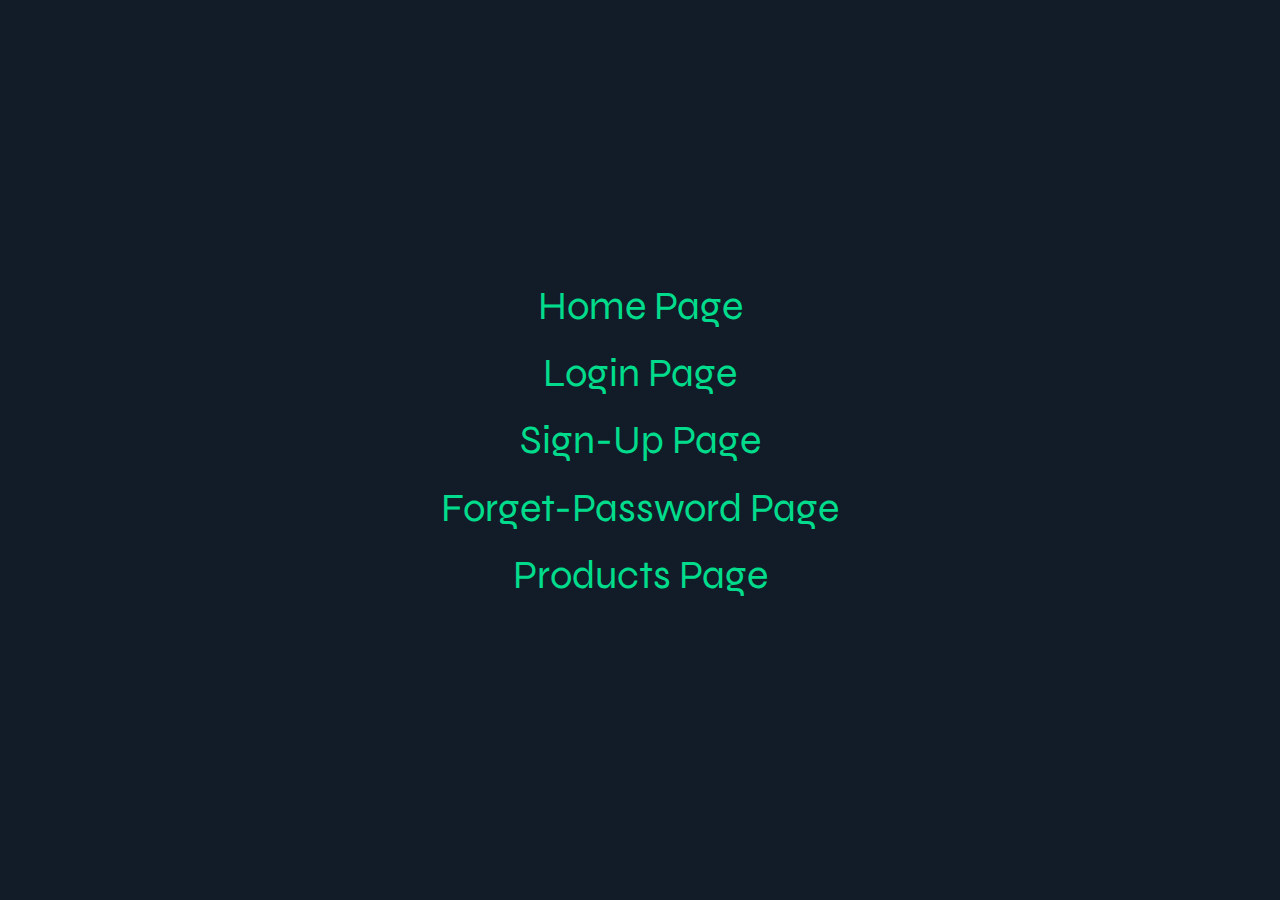
<file: index.html>
<!DOCTYPE html>
<html lang="en">
<head>
    <meta charset="UTF-8">
    <meta name="viewport" content="width=device-width, initial-scale=1.0">
    <title>wooW Index</title>
    <link rel="stylesheet" href="assets/css/base-fonts.css">
    <style>
        * {
            margin: 0;
            padding: 0;
            box-sizing: border-box;
        }

        a{
            text-decoration: none;
            color: #01dc8c;
            font-size: 2.5rem;
            font-family: 'Syne', sans-serif;
            margin-bottom: 1.2rem;
            transition: 0.2s linear;
        }

        a:hover {
            color: #fff;
            scale: 0.95;
        }

        body {
            background-color: #121c29;
            color: #fff;
            font-family: sans-serif;
            font-size: 1.5rem;
            padding: 1rem;
            font-size: 40px;
            height: 100vh;
            display: flex;
            flex-direction: column;
            align-items: center;
            justify-content: center;
        }


    </style>
</head>
<body>
    <a href="home.html" target="_blank">Home Page</a>
    <a href="login.html" target="_blank">Login Page</a>
    <a href="sign-up.html" target="_blank">Sign-Up Page</a>
    <a href="forget-password.html" target="_blank">Forget-Password Page</a>
    <a href="products.html" target="_blank">Products Page</a>
</body>
</html>
</file>
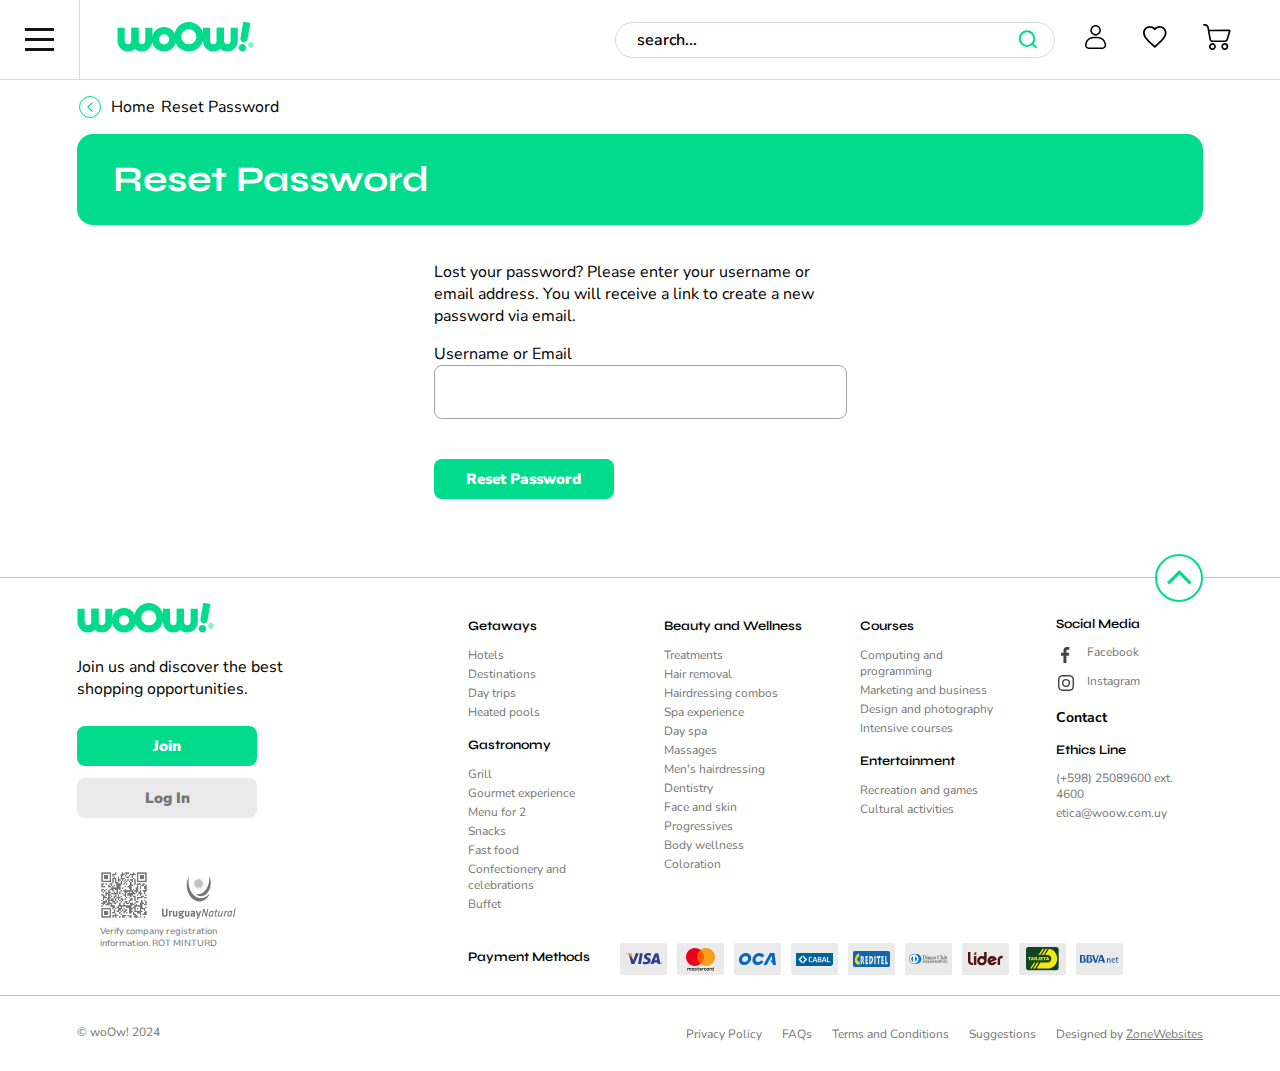
<file: forget-password.html>
<!DOCTYPE html>
<html lang="en">
<head>
    <meta charset="UTF-8" />
    <meta name="viewport" content="width=device-width, initial-scale=1.0" />
    <title>Forget Password - woOw!</title>
    <meta name="description" content="This is a full-stack clone of https://woow.com.uy/ created by Abhishek, a UI Intern at E Global Soft Solutions. The frontend is built using HTML, CSS, and JavaScript with TailwindCSS for styling. The backend is developed with Django, a full-stack framework written in Python 3." />
    <link rel="stylesheet" href="assets/css/tailwind/output.html" />
    <link rel="stylesheet" href="assets/css/base-fonts.css" />
    <link rel="stylesheet" href="assets/css/base-theme.css" />
    <link rel="stylesheet" href="assets/css/style.css" />
    <link rel="stylesheet" href="assets/css/sign-up.css" />
    <!-- Favicon Here -->
    <link rel="shortcut icon" href="assets/images/favicons/favicon-1-1.png" type="image/x-icon" />
  </head>
  <body>
    <!-- Navbar Section Starts Here -->
    <header>
      <div class="menu">
        <button onclick="document.querySelector('aside.menu').classList.add('open')">
          <img src="assets/images/icons/menu.svg" alt="menu icon" draggable="false" />
        </button>
      </div>
      <div class="container">
        <a href="home.html" class="brand">
          <img src="assets/images/logos/site-logo.svg" alt="site logo" draggable="false" />
        </a>
        <div class="options">
          <div class="search-container">
            <form action="#" method="get" autocomplete="off">
              <input type="text" id="keyword" class="search-input_search" placeholder="search..." />
            </form>
            <img src="assets/images/icons/search.svg" alt="search icon" />
            <img src="assets/images/icons/close.svg" alt="close icon" class="delete" />
            <div class="search_result">
              <div class="search-contained" >
                <h2>Categories</h2>
                <div class="search-categories">
                  <a href="#">Getaways</a>
                  <a href="#">Gastronomy</a>
                  <a href="#">Aesthetics and Wellness </a>
                  <a href="#">Entertainment </a>
                  <a href="#">Courses</a>
                </div>
              </div>
            </div>
          </div>
          <a href="login.html" class="d-only">
            <button class="profile">
              <img src="assets/images/icons/profile.svg" alt="profile icon" />
            </button>
          </a>
          <a href="###" class="m-only">
            <button class="profile">
              <img src="assets/images/icons/profile.svg" alt="profile icon" />
            </button>
          </a>
          <a href="###">
            <button class="like">
              <img src="assets/images/icons/like.svg" alt="favorites icon" />
            </button>
          </a>
          <button class="cart">
            <img src="assets/images/icons/cart.svg" alt="cart icon" />
          </button>
        </div>
      </div>

    </header>
    <!-- Navbar Section Ends Here -->

    <!-- Sidebar Section Starts Here -->
    <aside class="menu">
      <div>
        <a href="###">Log In</a>

        <h4>Categories</h4>
        <div class="collapsible">
          <button onclick="this.parentNode.classList.toggle('open')">
            <h4>
              <svg viewBox="0 0 131 313" fill="none" xmlns="http://www.w3.org/2000/svg">
                <path d="M59.9577 206.461C40.3733 203.048 27.2504 184.367 30.6546 164.732L59.1935 0L130.117 12.3497L101.578 177.081C98.1742 196.717 79.5421 209.874 59.9577 206.461Z" fill="" />
                <path
                  d="M83.6981 279.124C93.3301 260.771 86.3061 238.061 68.0095 228.399C49.7129 218.737 27.0723 225.783 17.4403 244.136C7.80829 262.489 14.8323 285.2 33.1289 294.861C51.4255 304.523 74.0661 297.477 83.6981 279.124Z"
                  fill=""
                />
              </svg>
              Getaways
            </h4>
            <img src="assets/images/icons/right.svg" alt="down arrow icon" />
          </button>
          <div>
            <a href="###"><b>All Getaways</b></a>
            <a href="###">Hotels</a>
            <a href="###">Destinations</a>
            <a href="###">Day in the countryside</a>
            <a href="###">Heated Pools</a>
          </div>
        </div>
        <div class="collapsible">
          <button onclick="this.parentNode.classList.toggle('open')">
            <h4>
              <svg viewBox="0 0 131 313" fill="none" xmlns="http://www.w3.org/2000/svg">
                <path d="M59.9577 206.461C40.3733 203.048 27.2504 184.367 30.6546 164.732L59.1935 0L130.117 12.3497L101.578 177.081C98.1742 196.717 79.5421 209.874 59.9577 206.461Z" fill="#f85f55" />
                <path
                  d="M83.6981 279.124C93.3301 260.771 86.3061 238.061 68.0095 228.399C49.7129 218.737 27.0723 225.783 17.4403 244.136C7.80829 262.489 14.8323 285.2 33.1289 294.861C51.4255 304.523 74.0661 297.477 83.6981 279.124Z"
                  fill="#f85f55"
                />
              </svg>
              Gastronomy
            </h4>
            <img src="assets/images/icons/right.svg" alt="down arrow icon" />
          </button>
          <div>
            <a href="###"><b>All Gastronomy</b></a>
            <a href="###">Grill</a>
            <a href="###">Gourmet Experience</a>
            <a href="###">Menu for 2</a>
            <a href="###">Snacks</a>
            <a href="###">Quick Meals</a>
            <a href="###">Bakery and Celebrations</a>
            <a href="###">Buffet</a>
          </div>
        </div>
        <div class="collapsible">
          <button onclick="this.parentNode.classList.toggle('open')">
            <h4>
              <svg viewBox="0 0 131 313" fill="none" xmlns="http://www.w3.org/2000/svg">
                <path d="M59.9577 206.461C40.3733 203.048 27.2504 184.367 30.6546 164.732L59.1935 0L130.117 12.3497L101.578 177.081C98.1742 196.717 79.5421 209.874 59.9577 206.461Z" fill="" />
                <path
                  d="M83.6981 279.124C93.3301 260.771 86.3061 238.061 68.0095 228.399C49.7129 218.737 27.0723 225.783 17.4403 244.136C7.80829 262.489 14.8323 285.2 33.1289 294.861C51.4255 304.523 74.0661 297.477 83.6981 279.124Z"
                  fill=""
                />
              </svg>
              Aesthetics and Wellness
            </h4>
            <img src="assets/images/icons/right.svg" alt="down arrow icon" />
          </button>
          <div>
            <a href="###"><b>All Aesthetics and Wellness</b></a>
            <a href="###">Treatments</a>
            <a href="###">Depilation</a>
            <a href="###">Hair Salon Combos</a>
            <a href="###">Spa Experience</a>
            <a href="###">Day Spa</a>
            <a href="###">Massages</a>
            <a href="###">Men's Hair Salon</a>
            <a href="###">Dentistry</a>
            <a href="###">Face and Skin</a>
            <a href="###">Progressive Treatments</a>
            <a href="###">Body Wellness</a>
            <a href="###">Hair Coloring</a>
          </div>
        </div>
        <div class="collapsible">
          <button onclick="this.parentNode.classList.toggle('open')">
            <h4>
              <svg viewBox="0 0 131 313" fill="none" xmlns="http://www.w3.org/2000/svg">
                <path d="M59.9577 206.461C40.3733 203.048 27.2504 184.367 30.6546 164.732L59.1935 0L130.117 12.3497L101.578 177.081C98.1742 196.717 79.5421 209.874 59.9577 206.461Z" fill="#e435ea" />
                <path
                  d="M83.6981 279.124C93.3301 260.771 86.3061 238.061 68.0095 228.399C49.7129 218.737 27.0723 225.783 17.4403 244.136C7.80829 262.489 14.8323 285.2 33.1289 294.861C51.4255 304.523 74.0661 297.477 83.6981 279.124Z"
                  fill="#e435ea"
                />
              </svg>
              Entertainment
            </h4>
            <img src="assets/images/icons/right.svg" alt="down arrow" />
          </button>
          <div>
            <a href="###"><b>All Entertainment</b></a>
            <a href="###">Recreation and Games</a>
            <a href="###">Cultural Activities</a>
          </div>
        </div>
        <div class="collapsible">
          <button onclick="this.parentNode.classList.toggle('open')">
            <h4>
              <svg viewBox="0 0 131 313" fill="none" xmlns="http://www.w3.org/2000/svg">
                <path d="M59.9577 206.461C40.3733 203.048 27.2504 184.367 30.6546 164.732L59.1935 0L130.117 12.3497L101.578 177.081C98.1742 196.717 79.5421 209.874 59.9577 206.461Z" fill="" />
                <path
                  d="M83.6981 279.124C93.3301 260.771 86.3061 238.061 68.0095 228.399C49.7129 218.737 27.0723 225.783 17.4403 244.136C7.80829 262.489 14.8323 285.2 33.1289 294.861C51.4255 304.523 74.0661 297.477 83.6981 279.124Z"
                  fill=""
                />
              </svg>
              Courses
            </h4>
            <img src="assets/images/icons/right.svg" alt="down arrow icon" />
          </button>
          <div>
            <a href="###">All Courses</a>
            <a href="###">Computer Science and Programming</a>
            <a href="###">Marketing and Business</a>
            <a href="###">Design and Photography</a>
            <a href="###">Intensive Courses</a>
          </div>
        </div>

        <a href="###">Best Sellers</a>
        <a href="###">Get to Know woOw!</a>
        <a href="###">Offer Your Services</a>
        <a href="###">Help</a>
      </div>
      <button class="close" onclick="document.querySelector('aside.menu').classList.remove('open')">
        Close
        <img src="assets/images/icons/close.svg" alt="close" />
      </button>
    </aside>
    <!-- Sidebar Section Ends Here -->

    <!-- Hamburger close Sidebar on Desktop View -->
    <div class="vail" onclick="document.querySelector('aside.menu').classList.remove('open')"></div>

    <!-- Forget Password Section Starts Here -->
    <div class="woocommerce">
      <div class="woocommerce-notices-wrapper"></div>
      <main>
        <div class="category-background flat"></div>
        <div class="breadcrumb">
          <a href="#" class="back">
            <img decoding="async" src="assets/images/icons/up.svg" alt="back arrow" />
          </a>
          <ul>
            <li>Home</li>
            <li><a href="https://showcaseonline.store/public/src/login.html">Reset Password</a></li>
          </ul>
        </div>
        <div class="hiro title">
          <h1>Reset Password</h1>
        </div>
        <div class="content">
          <form method="" class="woocommerce-ResetPassword lost_reset_password" id="lost-password">
            <p>Lost your password? Please enter your username or email address. You will receive a link to create a new password via email.</p>
            <p class="woocommerce-form-row woocommerce-form-row--first form-row form-row-first">
              <label for="user_login">Username or Email</label>
              <input class="woocommerce-Input woocommerce-Input--text input-text" type="text" name="user_login" id="user_login" autocomplete="username" />
            </p>

            <button type="submit" class="btn woocommerce-Button button" value="Reset Password">Reset Password</button>
          </form>
        </div>
      </main>
    </div>
    <!-- Forget Password Section Ends Here -->

    <!-- Footer Section Starts Here -->
    <footer>
      <div class="main">
        <button class="up" onclick="window.scrollTo({top: 0, behavior: 'smooth'})">
          <img src="assets/images/icons/up.svg" alt="up arrow" />
        </button>
        <div class="side">
          <div>
            <img src="assets/images/logos/site-logo.svg" alt="site logo" />
            <p>Join us and discover the best shopping opportunities.</p>
          </div>
          <div>
            <a href="sign-up.html" class="btn">Join</a>
            <a href="login.html" class="btn secondary">Log In</a>
          </div>
          <div class="registry">
            <img src="assets/images/qr_codes/site-qr-code.jpg" alt="QR" />
            <img src="assets/images/icons/uruguay-natural.svg" alt="uruguay natural" />
            <span>Verify company registration information. ROT MINTURD</span>
          </div>
        </div>
        <div class="content">
          <div class="columns">
            <div>
              <div>
                <h4><a href="###">Getaways</a></h4>
                <a href="###">Hotels</a>
                <a href="###">Destinations</a>
                <a href="###">Day trips</a>
                <a href="###">Heated pools</a>
              </div>
              <div>
                <h4><a href="###">Gastronomy</a></h4>
                <a href="###">Grill</a>
                <a href="###">Gourmet experience</a>
                <a href="###">Menu for 2</a>
                <a href="###">Snacks</a>
                <a href="###">Fast food</a>
                <a href="###">Confectionery and celebrations</a>
                <a href="###">Buffet</a>
              </div>
            </div>
            <div>
              <div>
                <h4><a href="###">Beauty and Wellness</a></h4>
                <a href="###">Treatments</a>
                <a href="###">Hair removal</a>
                <a href="###">Hairdressing combos</a>
                <a href="###">Spa experience</a>
                <a href="###">Day spa</a>
                <a href="###">Massages</a>
                <a href="###">Men's hairdressing</a>
                <a href="###">Dentistry</a>
                <a href="###">Face and skin</a>
                <a href="###">Progressives</a>
                <a href="###">Body wellness</a>
                <a href="###">Coloration</a>
              </div>
            </div>
            <div>
              <div>
                <h4><a href="###">Courses</a></h4>
                <a href="###">Computing and programming</a>
                <a href="###">Marketing and business</a>
                <a href="###">Design and photography</a>
                <a href="###">Intensive courses</a>
              </div>
              <div>
                <h4><a href="###">Entertainment</a></h4>
                <a href="###">Recreation and games</a>
                <a href="###">Cultural activities</a>
              </div>
            </div>
            <div>
              <div class="sociallist">
                <h4>Social Media</h4>
                <a href="###" class="social"><img src="assets/images/icons/facebook.svg" alt="Facebook logo" />Facebook</a>
                <a href="###" class="social"><img src="assets/images/icons/instagram.svg" alt="Instagram logo" />Instagram</a>
              </div>
              <div>
                <a href="###"><h3 class="contact">Contact</h3></a>
                <h4>Ethics Line</h4>
                <a href="tel:59825089600">(+598) 25089600 ext. 4600</a>
                <a href="mailto:etica@woow.com.uy">etica@woow.com.uy</a>
              </div>
            </div>
          </div>
          <div class="payment">
            <h4>Payment Methods</h4>
            <div class="methods">
              <div><img src="assets/images/icons/visa.svg" alt="visa" /></div>
              <div><img src="assets/images/icons/master-card.svg" alt="master card" /></div>
              <div><img src="assets/images/icons/oca.svg" alt="oca" /></div>
              <div><img src="assets/images/icons/cabal.svg" alt="cabal" /></div>
              <div><img src="assets/images/icons/creditel.svg" alt="creditel" /></div>
              <div><img src="assets/images/icons/dinersclub.svg" alt="dinersclub" /></div>
              <div><img src="assets/images/icons/lider.svg" alt="lider" /></div>
              <div><img src="assets/images/icons/tarjetad.svg" alt="tarjetad" /></div>
              <div><img src="assets/images/icons/bbvanet.svg" alt="bbvanet" /></div>
            </div>
          </div>
        </div>
      </div>
      <hr />
      <div class="legal">
        &copy; woOw! 2024
        <div class="links">
          <a href="###">Privacy Policy</a>
          <a href="###">FAQs</a>
          <a href="###">Terms and Conditions</a>
          <a href="###">Suggestions</a>
          <a href="###">Designed by <u>ZoneWebsites</u></a>
        </div>
      </div>
    </footer>
    <!-- Footer Section Ends Here -->
  </body>
</html>
</file>
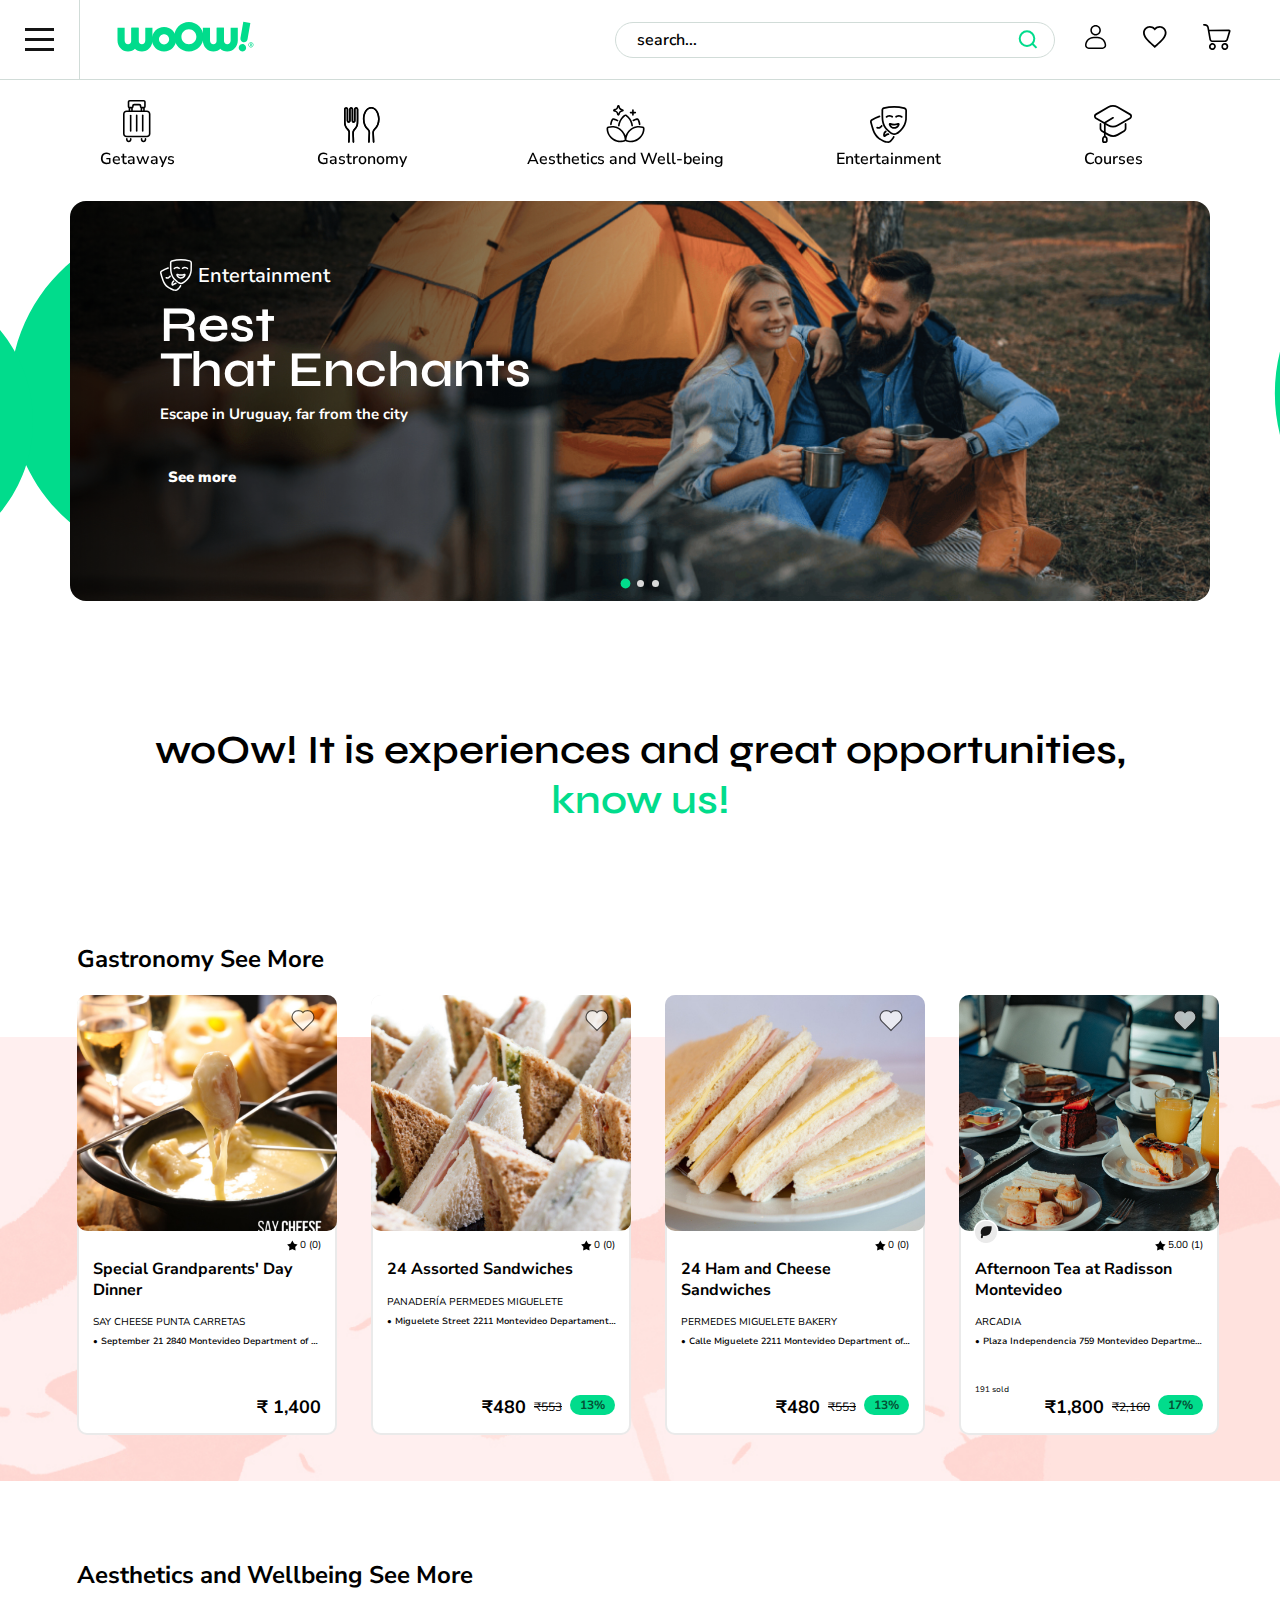
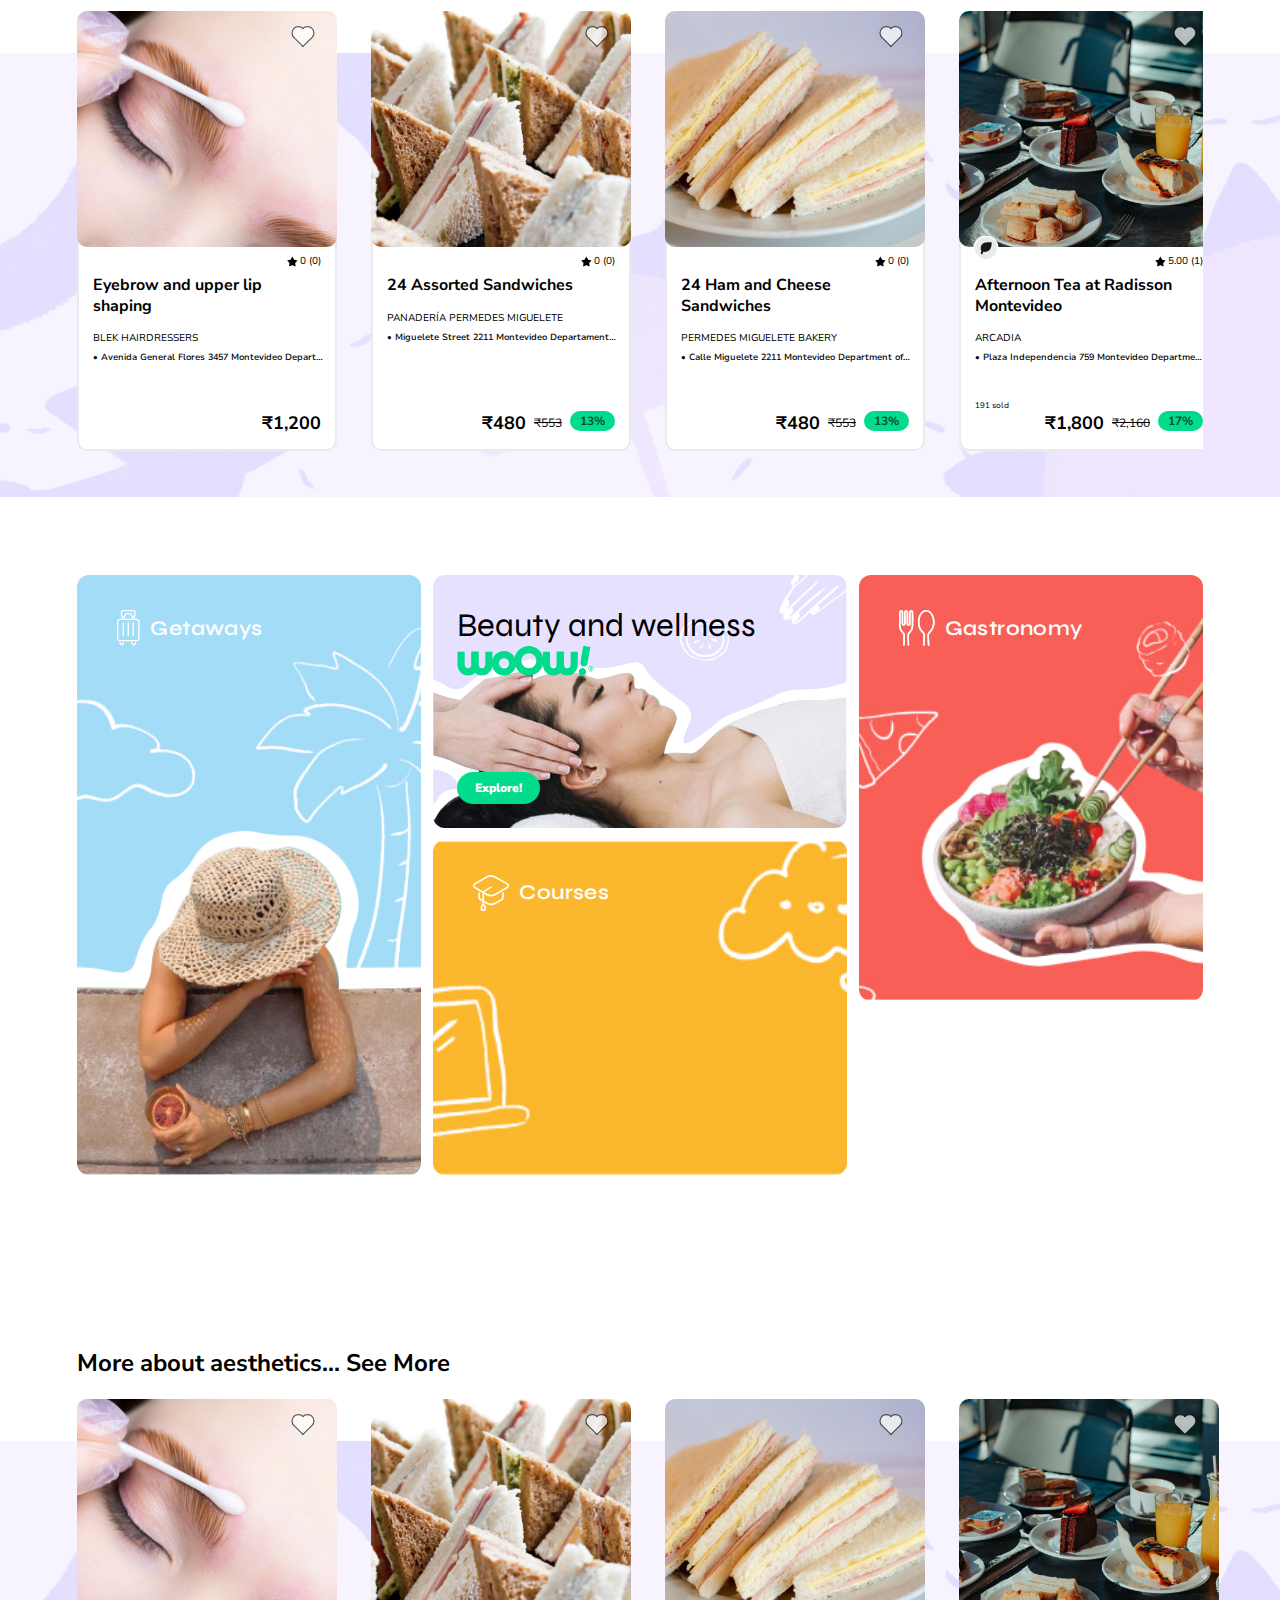
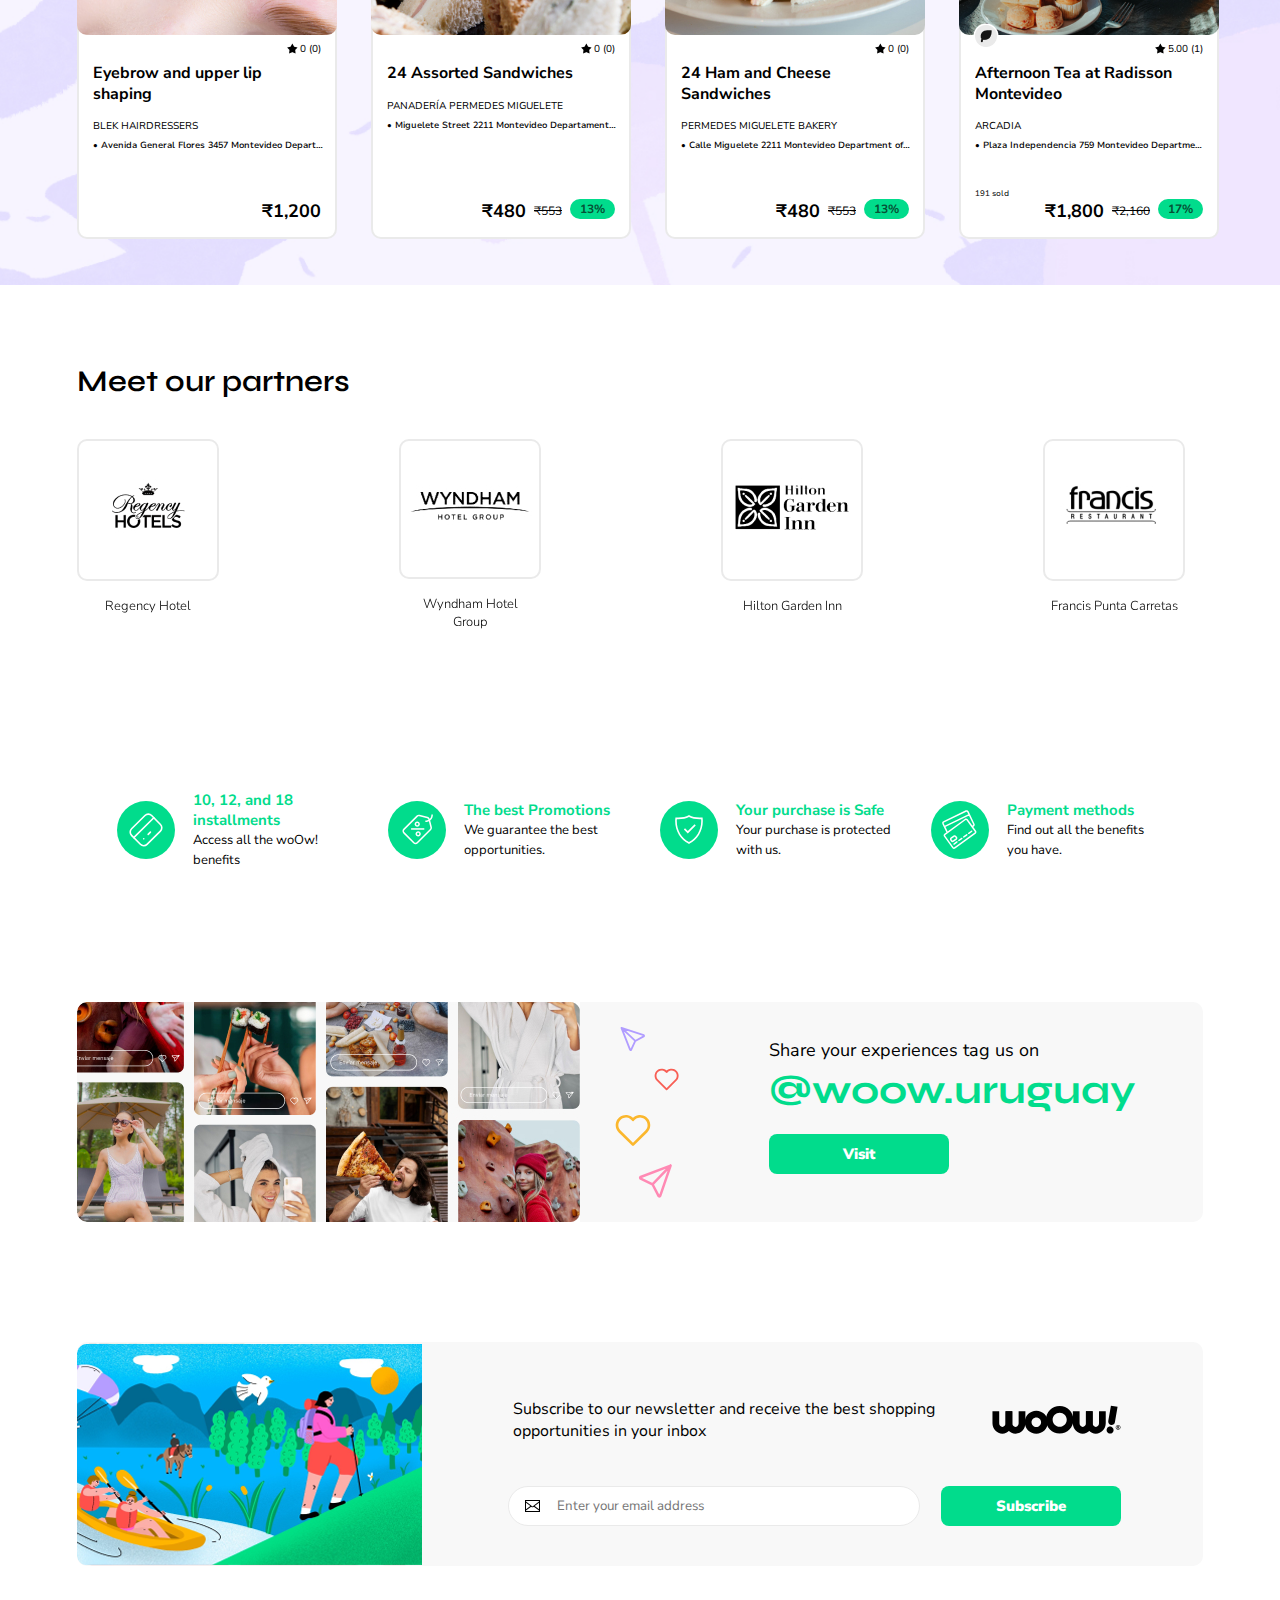
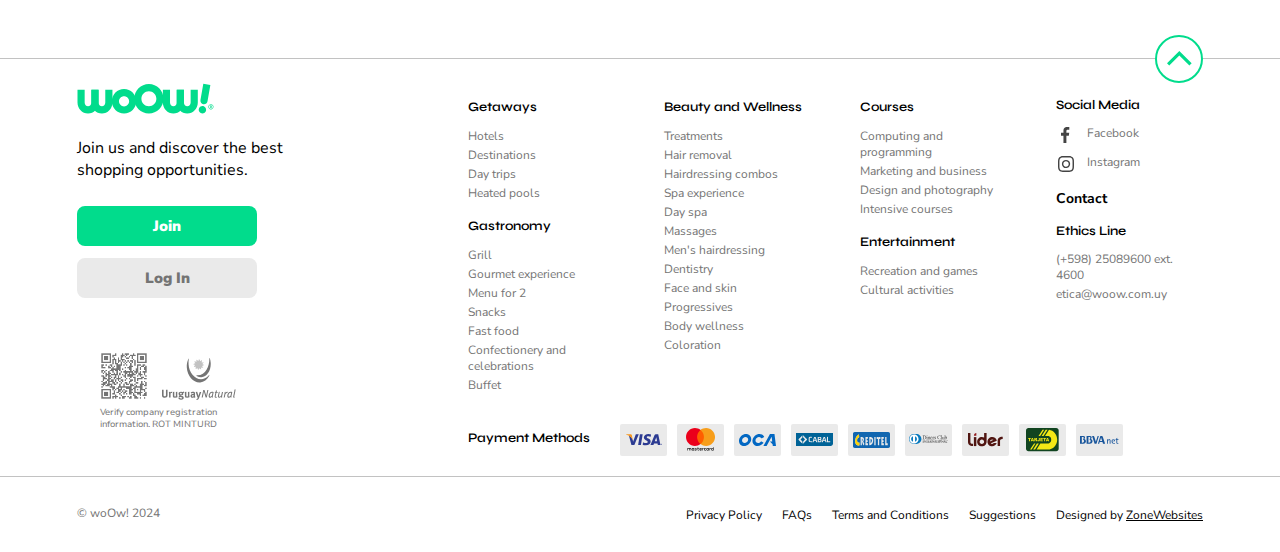
<file: home.html>
<!DOCTYPE html>
<html lang="en">
<head>
    <meta charset="UTF-8" />
    <meta name="viewport" content="width=device-width, initial-scale=1.0" />
    <title>My account - woOw!</title>
    <meta name="description" content="This is a full-stack clone of https://woow.com.uy/ created by Abhishek, a UI Intern at E Global Soft Solutions. The frontend is built using HTML, CSS, and JavaScript with TailwindCSS for styling. The backend is developed with Django, a full-stack framework written in Python 3." />
    <link rel="stylesheet" href="assets/css/base-fonts.css" />
    <link rel="stylesheet" href="assets/css/base-theme.css" />
    <link rel="stylesheet" href="assets/css/style.css" media="all" />
    <link rel="stylesheet" href="assets/css/swiper/swiper.css" />
    <link rel="stylesheet" href="assets/css/home.css" />
    <link rel="stylesheet" href="assets/css/institutional.css" />
    <!-- Favicon Here -->
    <link rel="shortcut icon" href="assets/images/favicons/favicon-1-1.png" type="image/x-icon" />
  </head>
  <body>
    <!-- Navbar Section Starts Here -->
    <header>
      <div class="menu">
        <button onclick="document.querySelector('aside.menu').classList.add('open')">
          <img src="assets/images/icons/menu.svg" alt="menu icon" draggable="false" />
        </button>
      </div>
      <div class="container">
        <a href="home.html" class="brand">
          <img src="assets/images/logos/site-logo.svg" alt="site logo" draggable="false" />
        </a>
        <div class="options">
          <div class="search-container">
            <form action="#" method="get" autocomplete="off">
              <input type="text" id="keyword" class="search-input_search" placeholder="search..." />
            </form>
            <img src="assets/images/icons/search.svg" alt="search icon" />
            <img src="assets/images/icons/close.svg" alt="close icon" class="delete" />
            <div class="search_result">
              <div class="search-contained" >
                <h2>Categories</h2>
                <div class="search-categories">
                  <a href="#">Getaways</a>
                  <a href="#">Gastronomy</a>
                  <a href="#">Aesthetics and Wellness </a>
                  <a href="#">Entertainment </a>
                  <a href="#">Courses</a>
                </div>
              </div>
            </div>
          </div>
          <a href="login.html" class="d-only">
            <button class="profile">
              <img src="assets/images/icons/profile.svg" alt="profile icon" />
            </button>
          </a>
          <a href="###" class="m-only">
            <button class="profile">
              <img src="assets/images/icons/profile.svg" alt="profile icon" />
            </button>
          </a>
          <a href="###">
            <button class="like">
              <img src="assets/images/icons/like.svg" alt="favorites icon" />
            </button>
          </a>
          <button class="cart">
            <img src="assets/images/icons/cart.svg" alt="cart icon" />
          </button>
        </div>
      </div>

    </header>
    <!-- Navbar Section Ends Here -->

    <!-- Sidebar Section Starts Here -->
    <aside class="menu">
      <div>
        <a href="###">Log In</a>

        <h4>Categories</h4>
        <div class="collapsible">
          <button onclick="this.parentNode.classList.toggle('open')">
            <h4>
              <svg viewBox="0 0 131 313" fill="none" xmlns="http://www.w3.org/2000/svg">
                <path d="M59.9577 206.461C40.3733 203.048 27.2504 184.367 30.6546 164.732L59.1935 0L130.117 12.3497L101.578 177.081C98.1742 196.717 79.5421 209.874 59.9577 206.461Z" fill="" />
                <path
                  d="M83.6981 279.124C93.3301 260.771 86.3061 238.061 68.0095 228.399C49.7129 218.737 27.0723 225.783 17.4403 244.136C7.80829 262.489 14.8323 285.2 33.1289 294.861C51.4255 304.523 74.0661 297.477 83.6981 279.124Z"
                  fill=""
                />
              </svg>
              Getaways
            </h4>
            <img src="assets/images/icons/right.svg" alt="down arrow icon" />
          </button>
          <div>
            <a href="###"><b>All Getaways</b></a>
            <a href="###">Hotels</a>
            <a href="###">Destinations</a>
            <a href="###">Day in the countryside</a>
            <a href="###">Heated Pools</a>
          </div>
        </div>
        <div class="collapsible">
          <button onclick="this.parentNode.classList.toggle('open')">
            <h4>
              <svg viewBox="0 0 131 313" fill="none" xmlns="http://www.w3.org/2000/svg">
                <path d="M59.9577 206.461C40.3733 203.048 27.2504 184.367 30.6546 164.732L59.1935 0L130.117 12.3497L101.578 177.081C98.1742 196.717 79.5421 209.874 59.9577 206.461Z" fill="#f85f55" />
                <path
                  d="M83.6981 279.124C93.3301 260.771 86.3061 238.061 68.0095 228.399C49.7129 218.737 27.0723 225.783 17.4403 244.136C7.80829 262.489 14.8323 285.2 33.1289 294.861C51.4255 304.523 74.0661 297.477 83.6981 279.124Z"
                  fill="#f85f55"
                />
              </svg>
              Gastronomy
            </h4>
            <img src="assets/images/icons/right.svg" alt="down arrow icon" />
          </button>
          <div>
            <a href="###"><b>All Gastronomy</b></a>
            <a href="###">Grill</a>
            <a href="###">Gourmet Experience</a>
            <a href="###">Menu for 2</a>
            <a href="###">Snacks</a>
            <a href="###">Quick Meals</a>
            <a href="###">Bakery and Celebrations</a>
            <a href="###">Buffet</a>
          </div>
        </div>
        <div class="collapsible">
          <button onclick="this.parentNode.classList.toggle('open')">
            <h4>
              <svg viewBox="0 0 131 313" fill="none" xmlns="http://www.w3.org/2000/svg">
                <path d="M59.9577 206.461C40.3733 203.048 27.2504 184.367 30.6546 164.732L59.1935 0L130.117 12.3497L101.578 177.081C98.1742 196.717 79.5421 209.874 59.9577 206.461Z" fill="" />
                <path
                  d="M83.6981 279.124C93.3301 260.771 86.3061 238.061 68.0095 228.399C49.7129 218.737 27.0723 225.783 17.4403 244.136C7.80829 262.489 14.8323 285.2 33.1289 294.861C51.4255 304.523 74.0661 297.477 83.6981 279.124Z"
                  fill=""
                />
              </svg>
              Aesthetics and Wellness
            </h4>
            <img src="assets/images/icons/right.svg" alt="down arrow icon" />
          </button>
          <div>
            <a href="###"><b>All Aesthetics and Wellness</b></a>
            <a href="###">Treatments</a>
            <a href="###">Depilation</a>
            <a href="###">Hair Salon Combos</a>
            <a href="###">Spa Experience</a>
            <a href="###">Day Spa</a>
            <a href="###">Massages</a>
            <a href="###">Men's Hair Salon</a>
            <a href="###">Dentistry</a>
            <a href="###">Face and Skin</a>
            <a href="###">Progressive Treatments</a>
            <a href="###">Body Wellness</a>
            <a href="###">Hair Coloring</a>
          </div>
        </div>
        <div class="collapsible">
          <button onclick="this.parentNode.classList.toggle('open')">
            <h4>
              <svg viewBox="0 0 131 313" fill="none" xmlns="http://www.w3.org/2000/svg">
                <path d="M59.9577 206.461C40.3733 203.048 27.2504 184.367 30.6546 164.732L59.1935 0L130.117 12.3497L101.578 177.081C98.1742 196.717 79.5421 209.874 59.9577 206.461Z" fill="#e435ea" />
                <path
                  d="M83.6981 279.124C93.3301 260.771 86.3061 238.061 68.0095 228.399C49.7129 218.737 27.0723 225.783 17.4403 244.136C7.80829 262.489 14.8323 285.2 33.1289 294.861C51.4255 304.523 74.0661 297.477 83.6981 279.124Z"
                  fill="#e435ea"
                />
              </svg>
              Entertainment
            </h4>
            <img src="assets/images/icons/right.svg" alt="down arrow" />
          </button>
          <div>
            <a href="###"><b>All Entertainment</b></a>
            <a href="###">Recreation and Games</a>
            <a href="###">Cultural Activities</a>
          </div>
        </div>
        <div class="collapsible">
          <button onclick="this.parentNode.classList.toggle('open')">
            <h4>
              <svg viewBox="0 0 131 313" fill="none" xmlns="http://www.w3.org/2000/svg">
                <path d="M59.9577 206.461C40.3733 203.048 27.2504 184.367 30.6546 164.732L59.1935 0L130.117 12.3497L101.578 177.081C98.1742 196.717 79.5421 209.874 59.9577 206.461Z" fill="" />
                <path
                  d="M83.6981 279.124C93.3301 260.771 86.3061 238.061 68.0095 228.399C49.7129 218.737 27.0723 225.783 17.4403 244.136C7.80829 262.489 14.8323 285.2 33.1289 294.861C51.4255 304.523 74.0661 297.477 83.6981 279.124Z"
                  fill=""
                />
              </svg>
              Courses
            </h4>
            <img src="assets/images/icons/right.svg" alt="down arrow icon" />
          </button>
          <div>
            <a href="###">All Courses</a>
            <a href="###">Computer Science and Programming</a>
            <a href="###">Marketing and Business</a>
            <a href="###">Design and Photography</a>
            <a href="###">Intensive Courses</a>
          </div>
        </div>

        <a href="###">Best Sellers</a>
        <a href="###">Get to Know woOw!</a>
        <a href="###">Offer Your Services</a>
        <a href="###">Help</a>
      </div>
      <button class="close" onclick="document.querySelector('aside.menu').classList.remove('open')">
        Close
        <img src="assets/images/icons/close.svg" alt="close" />
      </button>
    </aside>
    <!-- Sidebar Section Ends Here -->

    <!-- Hamburger close Sidebar on Desktop View -->
    <div class="vail" onclick="document.querySelector('aside.menu').classList.remove('open')"></div>

    <!-- Main Body Content Starts Here -->
    <main>
      <!-- Categories Navbar Starts Here -->
      <div class="categories swiper categories-navbar-swiper">
        <div class="swiper-wrapper" style="transition-duration: 0ms; transition-delay: 0ms; transform: translate3d(0px, 0px, 0px)">
          <a href="###" class="swiper-slide category swiper-slide-active" style="--color: ; width: 150.571px; margin-right: 12px" role="group" aria-label="1/5">
            <img src="assets/images/icons/getaways.svg" alt="getaway icon" />
            <p>Getaways</p>
          </a>
          <a href="###" class="swiper-slide category swiper-slide-next" style="--color: #f85f55; width: 150.571px; margin-right: 12px" role="group" aria-label="2/5">
            <img src="assets/images/icons/gastronomy.svg" alt="gastronomy icon" />
            <p>Gastronomy</p>
          </a>
          <a href="###" class="swiper-slide category" style="--color: ; width: 150.571px; margin-right: 12px" role="group" aria-label="3/5">
            <img src="assets/images/icons/aesthetics-and-well-being.svg" alt="aesthetics and well-being icon" />
            <p>Aesthetics and Well-being</p>
          </a>
          <a href="###" class="swiper-slide category" style="--color: #e435ea; width: 150.571px; margin-right: 12px" role="group" aria-label="4/5">
            <img src="assets/images/icons/entertainment.svg" alt="entertainment icon" />
            <p>Entertainment</p>
          </a>
          <a href="###" class="swiper-slide category" style="--color: ; width: 150.571px; margin-right: 12px" role="group" aria-label="5/5">
            <img src="assets/images/icons/courses.svg" alt="courses icon" />
            <p>Courses</p>
          </a>
        </div>
        <span class="swiper-notification"></span>
      </div>
      <!-- Categories Navbar Ends Here -->

      <section class="hero">
        <img src="assets/images/icons/woo.svg" alt="!oo" class="oo" />
        <img src="assets/images/icons/o.svg" alt="o" class="o" />
        <div class="carrousel">
          <div class="swiper home-slider">
            <!-- Additional required wrapper -->
            <div class="swiper-wrapper">
              <!-- Slides -->
              <div class="swiper-slide" data-color="" role="group" aria-label="1 / 3" data-swiper-slide-index="0" style="width: 816px">
                <div class="slide" style="--color: ; --text-color: #ffffff">
                  <div class="category">
                    <img src="assets/images/icons/entertainment.svg" alt="escapades icon" style="filter: brightness(0) invert(1)" />
                    <p>Entertainment</p>
                  </div>
                  <h1>Rest That&nbsp;Enchants</h1>
                  <h3>Escape in Uruguay, far from the city</h3>
                  <a href="###" class="cta btn" style="text-align: left; padding-left: 0.5rem">See more</a>
                  <img src="assets/images/banners/Banner-Home-Escapadas.jpg" class="background" alt="people camping icon" />
                </div>
              </div>
              <div class="swiper-slide swiper-slide-prev" data-color="#f85f55" role="group" aria-label="2 / 3" data-swiper-slide-index="1" style="width: 816px">
                <div class="slide" style="--color: #f85f55; --text-color: #ffffff">
                  <div class="category">
                    <img src="assets/images/icons/gastronomy.svg" alt="Gastronomy icon" style="filter: brightness(0) invert(1)" />
                    <p>Gastronomy</p>
                  </div>
                  <h1>The Best Gastronomy</h1>
                  <a href="###" class="cta btn">See more</a>
                  <img src="assets/images/banners/Banner-Home-Gastronomia.jpg" class="background" alt="people camping" />
                </div>
              </div>
              <div class="swiper-slide swiper-slide-active" data-color="#e435ea" role="group" aria-label="3 / 3" data-swiper-slide-index="2" style="width: 816px">
                <div class="slide" style="--color: #e435ea; --text-color: #000000">
                  <div class="category">
                    <img src="assets/images/icons/entertainment.svg" alt="entertainment icon" style="filter: brightness(0)" />
                    <p>Entertainment</p>
                  </div>
                  <h1>The Most Fun Experiences Are Here</h1>
                  <a href="###" class="cta btn">See more</a>
                  <img src="assets/images/banners/Banner-Home-Entertainment.jpg" class="background" alt="people camping" />
                </div>
              </div>
            </div>
            <div class="swiper-pagination home-slider-bullets swiper-pagination-clickable swiper-pagination-bullets swiper-pagination-horizontal">
              <span class="swiper-pagination-bullet"></span>
              <span class="swiper-pagination-bullet"></span>
              <span class="swiper-pagination-bullet swiper-pagination-bullet-active"></span>
            </div>
          </div>
        </div>
        <svg class="exclamation" data-bg="" width="131" style="--bg: #e435ea" height="313" viewBox="0 0 131 313" fill="none" xmlns="http://www.w3.org/2000/svg">
          <path d="M59.9577 206.461C40.3733 203.048 27.2504 184.367 30.6546 164.732L59.1935 0L130.117 12.3497L101.578 177.081C98.1742 196.717 79.5421 209.874 59.9577 206.461Z" fill="var(--bg)"></path>
          <path
            d="M83.6981 279.124C93.3301 260.771 86.3061 238.061 68.0095 228.399C49.7129 218.737 27.0723 225.783 17.4403 244.136C7.80829 262.489 14.8323 285.2 33.1289 294.861C51.4255 304.523 74.0661 297.477 83.6981 279.124Z"
            fill="var(--bg)"
          ></path>
        </svg>
      </section>

      <section class="big-text">
        <h1>
          woOw! It is experiences and great opportunities,
          <a href="###">know us!</a>
        </h1>
      </section>

      <div class="cards-background" style="--background: url('assets/images/backgrounds/Background-categoria-gastronomia.jpg'); background-image: var(--background)"></div>
      <section class="cards">
        <h2>Gastronomy <a href="###">See More</a></h2>
        <div class="left gastronomy-arrow-button-left">
          <button class="arrow left">
            <img src="assets/images/icons/right.svg" alt="left arrow" />
          </button>
        </div>
        <div class="right gastronomy-arrow-button-right">
          <button class="arrow right">
            <img src="assets/images/icons/right.svg" alt="right arrow" />
          </button>
        </div>
        <div class="row cards-carousel swiper gastronomy-swiper" id="slide-17">
          <div class="swiper-wrapper">
            <!-- Products Here -->
            <a href="###" class="swiper-slide">
              <div class="card">
                <div class="image-container">
                  <div class="thumb">
                    <img src="assets/images/products/Dia-abuelo-say.png" alt="dia-abuelo-say" />
                  </div>

                  <button class="like">
                    <svg width="24" height="22" viewBox="0 0 20 19" fill="none" xmlns="http://www.w3.org/2000/svg">
                      <path
                        opacity="0.7"
                        d="M9.97818 17.6876L10.0073 17.7167L10.3606 17.344L11.075 16.5902L17.9124 9.75271L17.9128 9.7523C18.8994 8.76344 19.4535 7.42361 19.4535 6.02674C19.4535 4.62988 18.8994 3.29005 17.9128 2.30118L17.9124 2.30075L17.6549 2.04334C17.6549 2.04333 17.6549 2.04333 17.6549 2.04332C17.1654 1.55379 16.5842 1.16553 15.9445 0.900723C15.3049 0.635909 14.6193 0.49974 13.927 0.5C13.2347 0.50026 12.5492 0.636943 11.9098 0.902238C11.2703 1.16753 10.6894 1.55624 10.2002 2.04614L10.1983 2.04802L9.97719 2.27188L9.75973 2.05039L9.75974 2.05038L9.75651 2.04714L9.75278 2.04342C9.26348 1.55411 8.68259 1.16597 8.04329 0.901164C7.40398 0.636353 6.71878 0.500057 6.0268 0.500057C5.33482 0.500057 4.64961 0.636353 4.01031 0.901164C3.371 1.16597 2.79011 1.55411 2.30081 2.04342C2.30081 2.04342 2.30081 2.04342 2.30081 2.04342L2.04334 2.30089L2.3969 2.65444L2.04334 2.30089C1.05516 3.28908 0.5 4.62935 0.5 6.02685C0.5 7.42436 1.05516 8.76463 2.04334 9.75282L2.3969 9.39927L2.04334 9.75282L8.8345 16.5439L9.59785 17.3437L9.95155 17.7143L9.97818 17.6876Z"
                        fill="white"
                        stroke="#151515"
                      />
                    </svg>
                  </button>
                </div>

                <div class="stars">
                  <img src="assets/images/icons/star-filled.svg" alt="rating icon" />
                  0 (0)
                </div>
                <div class="title">
                  <h3>Special Grandparents' Day Dinner</h3>
                </div>
                <p class="seller">Say Cheese Punta Carretas</p>

                <p class="location">&#x2022; September 21 2840 Montevideo Department of Montevideo Uruguay</p>
                <p class="price">
                  <span>&#8377; <span class="amount">1,400</span></span>
                </p>
              </div>
            </a>

            <a href="###" class="swiper-slide">
              <div class="card">
                <div class="image-container">
                  <div class="thumb">
                    <img src="assets/images/products/Permedes-surtidos.png" alt="permedes surtidos" />
                  </div>

                  <button class="like">
                    <svg width="24" height="22" viewBox="0 0 20 19" fill="none" xmlns="http://www.w3.org/2000/svg">
                      <path
                        opacity="0.7"
                        d="M9.97818 17.6876L10.0073 17.7167L10.3606 17.344L11.075 16.5902L17.9124 9.75271L17.9128 9.7523C18.8994 8.76344 19.4535 7.42361 19.4535 6.02674C19.4535 4.62988 18.8994 3.29005 17.9128 2.30118L17.9124 2.30075L17.6549 2.04334C17.6549 2.04333 17.6549 2.04333 17.6549 2.04332C17.1654 1.55379 16.5842 1.16553 15.9445 0.900723C15.3049 0.635909 14.6193 0.49974 13.927 0.5C13.2347 0.50026 12.5492 0.636943 11.9098 0.902238C11.2703 1.16753 10.6894 1.55624 10.2002 2.04614L10.1983 2.04802L9.97719 2.27188L9.75973 2.05039L9.75974 2.05038L9.75651 2.04714L9.75278 2.04342C9.26348 1.55411 8.68259 1.16597 8.04329 0.901164C7.40398 0.636353 6.71878 0.500057 6.0268 0.500057C5.33482 0.500057 4.64961 0.636353 4.01031 0.901164C3.371 1.16597 2.79011 1.55411 2.30081 2.04342C2.30081 2.04342 2.30081 2.04342 2.30081 2.04342L2.04334 2.30089L2.3969 2.65444L2.04334 2.30089C1.05516 3.28908 0.5 4.62935 0.5 6.02685C0.5 7.42436 1.05516 8.76463 2.04334 9.75282L2.3969 9.39927L2.04334 9.75282L8.8345 16.5439L9.59785 17.3437L9.95155 17.7143L9.97818 17.6876Z"
                        fill="white"
                        stroke="#151515"
                      />
                    </svg>
                  </button>
                </div>

                <div class="stars">
                  <img src="assets/images/icons/star-filled.svg" alt="rating icon" />
                  0 (0)
                </div>
                <div class="title">
                  <h3>24 Assorted Sandwiches</h3>
                </div>
                <p class="seller">Panadería Permedes Miguelete</p>
                <p class="location">&#x2022; Miguelete Street 2211 Montevideo Departamento de Montevideo Uruguay</p>
                <div class="price">
                  <span class="amount"> <span class="woocommerce-Price-currencySymbol">&#8377;</span>480</span>
                  <div class="discount">
                    <span class="amount"> <span>&#8377;</span>553</span>
                  </div>
                  <div class="offer">13%</div>
                </div>
              </div>
            </a>

            <a href="###" class="swiper-slide">
              <div class="card">
                <div class="image-container">
                  <div class="thumb">
                    <img src="assets/images/products/Permedes-JyQ.png" alt="permedes jyq" />
                  </div>

                  <button class="like">
                    <svg width="24" height="22" viewBox="0 0 20 19" fill="none" xmlns="http://www.w3.org/2000/svg">
                      <path
                        opacity="0.7"
                        d="M9.97818 17.6876L10.0073 17.7167L10.3606 17.344L11.075 16.5902L17.9124 9.75271L17.9128 9.7523C18.8994 8.76344 19.4535 7.42361 19.4535 6.02674C19.4535 4.62988 18.8994 3.29005 17.9128 2.30118L17.9124 2.30075L17.6549 2.04334C17.6549 2.04333 17.6549 2.04333 17.6549 2.04332C17.1654 1.55379 16.5842 1.16553 15.9445 0.900723C15.3049 0.635909 14.6193 0.49974 13.927 0.5C13.2347 0.50026 12.5492 0.636943 11.9098 0.902238C11.2703 1.16753 10.6894 1.55624 10.2002 2.04614L10.1983 2.04802L9.97719 2.27188L9.75973 2.05039L9.75974 2.05038L9.75651 2.04714L9.75278 2.04342C9.26348 1.55411 8.68259 1.16597 8.04329 0.901164C7.40398 0.636353 6.71878 0.500057 6.0268 0.500057C5.33482 0.500057 4.64961 0.636353 4.01031 0.901164C3.371 1.16597 2.79011 1.55411 2.30081 2.04342C2.30081 2.04342 2.30081 2.04342 2.30081 2.04342L2.04334 2.30089L2.3969 2.65444L2.04334 2.30089C1.05516 3.28908 0.5 4.62935 0.5 6.02685C0.5 7.42436 1.05516 8.76463 2.04334 9.75282L2.3969 9.39927L2.04334 9.75282L8.8345 16.5439L9.59785 17.3437L9.95155 17.7143L9.97818 17.6876Z"
                        fill="white"
                        stroke="#151515"
                      />
                    </svg>
                  </button>
                </div>
                <div class="stars">
                  <img src="assets/images/icons/star-filled.svg" alt="rating icon" />
                  0 (0)
                </div>
                <div class="title">
                  <h3>24 Ham and Cheese Sandwiches</h3>
                </div>
                <p class="seller">Permedes Miguelete Bakery</p>
                <p class="location">&#x2022; Calle Miguelete 2211 Montevideo Department of Montevideo Uruguay</p>
                <div class="price">
                  <span class="amount"><span>&#8377;</span>480</span>
                  <div class="discount">
                    <span class="amount"><span>&#8377;</span>553</span>
                  </div>
                  <div class="offer">13%</div>
                </div>
              </div>
            </a>

            <a href="###" class="swiper-slide">
              <div class="card">
                <div class="image-container">
                  <div class="thumb">
                    <img src="assets/images/products/1.png" alt="1" />
                  </div>

                  <button class="like">
                    <svg width="24" height="22" viewBox="0 0 20 19" fill="none" xmlns="http://www.w3.org/2000/svg">
                      <path
                        opacity="0.7"
                        d="M9.97818 17.6876L10.0073 17.7167L10.3606 17.344L11.075 16.5902L17.9124 9.75271L17.9128 9.7523C18.8994 8.76344 19.4535 7.42361 19.4535 6.02674C19.4535 4.62988 18.8994 3.29005 17.9128 2.30118L17.9124 2.30075L17.6549 2.04334C17.6549 2.04333 17.6549 2.04333 17.6549 2.04332C17.1654 1.55379 16.5842 1.16553 15.9445 0.900723C15.3049 0.635909 14.6193 0.49974 13.927 0.5C13.2347 0.50026 12.5492 0.636943 11.9098 0.902238C11.2703 1.16753 10.6894 1.55624 10.2002 2.04614L10.1983 2.04802L9.97719 2.27188L9.75973 2.05039L9.75974 2.05038L9.75651 2.04714L9.75278 2.04342C9.26348 1.55411 8.68259 1.16597 8.04329 0.901164C7.40398 0.636353 6.71878 0.500057 6.0268 0.500057C5.33482 0.500057 4.64961 0.636353 4.01031 0.901164C3.371 1.16597 2.79011 1.55411 2.30081 2.04342C2.30081 2.04342 2.30081 2.04342 2.30081 2.04342L2.04334 2.30089L2.3969 2.65444L2.04334 2.30089C1.05516 3.28908 0.5 4.62935 0.5 6.02685C0.5 7.42436 1.05516 8.76463 2.04334 9.75282L2.3969 9.39927L2.04334 9.75282L8.8345 16.5439L9.59785 17.3437L9.95155 17.7143L9.97818 17.6876Z"
                        fill="white"
                        stroke="#151515"
                      />
                    </svg>
                  </button>
                </div>

                <div class="tags">
                  <div><img src="assets/images/icons/veg.png" alt="veg icon" /></div>
                </div>
                <div class="stars">
                  <img src="assets/images/icons/star-filled.svg" alt="rating icon" />
                  5.00 (1)
                </div>
                <div class="title">
                  <h3>Afternoon Tea at Radisson Montevideo</h3>
                </div>
                <p class="seller">Arcadia</p>
                <p class="location">&#x2022; Plaza Independencia 759 Montevideo Department of Montevideo Uruguay</p>
                <p class="sells">191 sold</p>
                <div class="price">
                  <span><span>&#8377;</span>1,800</span>
                  <div class="discount">
                    <span><span>&#8377;</span>2,160</span>
                  </div>
                  <div class="offer">17%</div>
                </div>
              </div>
            </a>

            <a href="###" class="swiper-slide">
              <div class="card">
                <div class="image-container">
                  <div class="thumb">
                    <img src="assets/images/products/CAfe-salvo-2.png" alt="cafe salvo" />
                  </div>
                  <button class="like">
                    <svg width="24" height="22" viewBox="0 0 20 19" fill="none" xmlns="http://www.w3.org/2000/svg">
                      <path
                        opacity="0.7"
                        d="M9.97818 17.6876L10.0073 17.7167L10.3606 17.344L11.075 16.5902L17.9124 9.75271L17.9128 9.7523C18.8994 8.76344 19.4535 7.42361 19.4535 6.02674C19.4535 4.62988 18.8994 3.29005 17.9128 2.30118L17.9124 2.30075L17.6549 2.04334C17.6549 2.04333 17.6549 2.04333 17.6549 2.04332C17.1654 1.55379 16.5842 1.16553 15.9445 0.900723C15.3049 0.635909 14.6193 0.49974 13.927 0.5C13.2347 0.50026 12.5492 0.636943 11.9098 0.902238C11.2703 1.16753 10.6894 1.55624 10.2002 2.04614L10.1983 2.04802L9.97719 2.27188L9.75973 2.05039L9.75974 2.05038L9.75651 2.04714L9.75278 2.04342C9.26348 1.55411 8.68259 1.16597 8.04329 0.901164C7.40398 0.636353 6.71878 0.500057 6.0268 0.500057C5.33482 0.500057 4.64961 0.636353 4.01031 0.901164C3.371 1.16597 2.79011 1.55411 2.30081 2.04342C2.30081 2.04342 2.30081 2.04342 2.30081 2.04342L2.04334 2.30089L2.3969 2.65444L2.04334 2.30089C1.05516 3.28908 0.5 4.62935 0.5 6.02685C0.5 7.42436 1.05516 8.76463 2.04334 9.75282L2.3969 9.39927L2.04334 9.75282L8.8345 16.5439L9.59785 17.3437L9.95155 17.7143L9.97818 17.6876Z"
                        fill="white"
                        stroke="#151515"
                      />
                    </svg>
                  </button>
                </div>
                <div class="tags">
                  <div><img src="assets/images/icons/people.png" alt="people icon" /></div>
                </div>
                <div class="stars">
                  <img src="assets/images/icons/star-filled.svg" alt="rating icon" />
                  0 (0)
                </div>
                <div class="title">
                  <h3>Full Tea for 2</h3>
                </div>
                <p class="seller">Cafe Salvo</p>
                <p class="location">&#x2022; Plaza Independencia 846 Montevideo Department of Montevideo Uruguay</p>
                <p class="price">
                  <span>
                    <span>&#8377;</span>720
                  </span>
                </p>
              </div>
            </a>

            <a href="###" class="swiper-slide">
              <div class="card">
                <div class="image-container">
                  <div class="thumb">
                    <img
                      src="assets/images/products/Desayuno-o-merienda-completa-saludable-para-2-Cafe-Salvo.jpg"
                      alt="desayuno o merienda completa saludable para 2 cafe salvo"
                    />
                  </div>

                  <button class="like">
                    <svg width="24" height="22" viewBox="0 0 20 19" fill="none" xmlns="http://www.w3.org/2000/svg">
                      <path
                        opacity="0.7"
                        d="M9.97818 17.6876L10.0073 17.7167L10.3606 17.344L11.075 16.5902L17.9124 9.75271L17.9128 9.7523C18.8994 8.76344 19.4535 7.42361 19.4535 6.02674C19.4535 4.62988 18.8994 3.29005 17.9128 2.30118L17.9124 2.30075L17.6549 2.04334C17.6549 2.04333 17.6549 2.04333 17.6549 2.04332C17.1654 1.55379 16.5842 1.16553 15.9445 0.900723C15.3049 0.635909 14.6193 0.49974 13.927 0.5C13.2347 0.50026 12.5492 0.636943 11.9098 0.902238C11.2703 1.16753 10.6894 1.55624 10.2002 2.04614L10.1983 2.04802L9.97719 2.27188L9.75973 2.05039L9.75974 2.05038L9.75651 2.04714L9.75278 2.04342C9.26348 1.55411 8.68259 1.16597 8.04329 0.901164C7.40398 0.636353 6.71878 0.500057 6.0268 0.500057C5.33482 0.500057 4.64961 0.636353 4.01031 0.901164C3.371 1.16597 2.79011 1.55411 2.30081 2.04342C2.30081 2.04342 2.30081 2.04342 2.30081 2.04342L2.04334 2.30089L2.3969 2.65444L2.04334 2.30089C1.05516 3.28908 0.5 4.62935 0.5 6.02685C0.5 7.42436 1.05516 8.76463 2.04334 9.75282L2.3969 9.39927L2.04334 9.75282L8.8345 16.5439L9.59785 17.3437L9.95155 17.7143L9.97818 17.6876Z"
                        fill="white"
                        stroke="#151515"
                      />
                    </svg>
                  </button>
                </div>

                <div class="stars">
                  <img src="assets/images/icons/star-filled.svg" alt="rating icon" />
                  0 (0)
                </div>
                <div class="title">
                  <h3>Healthy complete breakfast or snack for 2</h3>
                </div>
                <p class="seller">Salvo Coffee</p>
                <p class="location">&#x2022; Plaza Independencia 846 Montevideo Department of Montevideo Uruguay</p>
                <p class="price">
                  <span>
                    <span>&#8377;</span>500
                  </span>
                </p>
              </div>
            </a>

            <a href="###" class="swiper-slide">
              <div class="card">
                <div class="image-container">
                  <div class="thumb">
                    <img src="assets/images/products/4.png" alt="4" decoding="async" />
                  </div>

                  <button class="like">
                    <svg width="24" height="22" viewBox="0 0 20 19" fill="none" xmlns="http://www.w3.org/2000/svg">
                      <path
                        opacity="0.7"
                        d="M9.97818 17.6876L10.0073 17.7167L10.3606 17.344L11.075 16.5902L17.9124 9.75271L17.9128 9.7523C18.8994 8.76344 19.4535 7.42361 19.4535 6.02674C19.4535 4.62988 18.8994 3.29005 17.9128 2.30118L17.9124 2.30075L17.6549 2.04334C17.6549 2.04333 17.6549 2.04333 17.6549 2.04332C17.1654 1.55379 16.5842 1.16553 15.9445 0.900723C15.3049 0.635909 14.6193 0.49974 13.927 0.5C13.2347 0.50026 12.5492 0.636943 11.9098 0.902238C11.2703 1.16753 10.6894 1.55624 10.2002 2.04614L10.1983 2.04802L9.97719 2.27188L9.75973 2.05039L9.75974 2.05038L9.75651 2.04714L9.75278 2.04342C9.26348 1.55411 8.68259 1.16597 8.04329 0.901164C7.40398 0.636353 6.71878 0.500057 6.0268 0.500057C5.33482 0.500057 4.64961 0.636353 4.01031 0.901164C3.371 1.16597 2.79011 1.55411 2.30081 2.04342C2.30081 2.04342 2.30081 2.04342 2.30081 2.04342L2.04334 2.30089L2.3969 2.65444L2.04334 2.30089C1.05516 3.28908 0.5 4.62935 0.5 6.02685C0.5 7.42436 1.05516 8.76463 2.04334 9.75282L2.3969 9.39927L2.04334 9.75282L8.8345 16.5439L9.59785 17.3437L9.95155 17.7143L9.97818 17.6876Z"
                        fill="white"
                        stroke="#151515"
                      />
                    </svg>
                  </button>
                  <div class="medal">
                    <img src="assets/images/icons/medallaw.svg" alt="woow medal icon"/>
                  </div>
                </div>

                <div class="tags">
                  <div>
                    <img src="assets/images/icons/people.png" alt="people icon" />
                  </div>
                </div>
                <div class="stars">
                  <img src="assets/images/icons/star-filled.svg" alt="rating icon" />
                  0 (0)
                </div>
                <div class="title">
                  <h3>Afternoon Tea for 2 + Pool Use</h3>
                </div>
                <p class="seller">Hilton Garden Inn</p>
                <p class="location">&#x2022; Doctor Luis Bonavita 1315 Montevideo Department of Montevideo Uruguay</p>
                <p class="sells">137 sold</p>
                <div class="price">
                  <span>
                    <span>&#8377;</span>2,250
                  </span>
                  <div class="discount">
                    <span>
                      <span>&#8377;</span>3,120
                    </span>
                  </div>
                  <div class="offer">28%</div>
                </div>
              </div>
            </a>

            <a href="###" class="swiper-slide">
              <div class="card">
                <div class="image-container">
                  <div class="thumb">
                    <img src="assets/images/products/pebete.jpg" alt="pebete"/>
                  </div>

                  <button class="like">
                    <svg width="24" height="22" viewBox="0 0 20 19" fill="none" xmlns="http://www.w3.org/2000/svg">
                      <path
                        opacity="0.7"
                        d="M9.97818 17.6876L10.0073 17.7167L10.3606 17.344L11.075 16.5902L17.9124 9.75271L17.9128 9.7523C18.8994 8.76344 19.4535 7.42361 19.4535 6.02674C19.4535 4.62988 18.8994 3.29005 17.9128 2.30118L17.9124 2.30075L17.6549 2.04334C17.6549 2.04333 17.6549 2.04333 17.6549 2.04332C17.1654 1.55379 16.5842 1.16553 15.9445 0.900723C15.3049 0.635909 14.6193 0.49974 13.927 0.5C13.2347 0.50026 12.5492 0.636943 11.9098 0.902238C11.2703 1.16753 10.6894 1.55624 10.2002 2.04614L10.1983 2.04802L9.97719 2.27188L9.75973 2.05039L9.75974 2.05038L9.75651 2.04714L9.75278 2.04342C9.26348 1.55411 8.68259 1.16597 8.04329 0.901164C7.40398 0.636353 6.71878 0.500057 6.0268 0.500057C5.33482 0.500057 4.64961 0.636353 4.01031 0.901164C3.371 1.16597 2.79011 1.55411 2.30081 2.04342C2.30081 2.04342 2.30081 2.04342 2.30081 2.04342L2.04334 2.30089L2.3969 2.65444L2.04334 2.30089C1.05516 3.28908 0.5 4.62935 0.5 6.02685C0.5 7.42436 1.05516 8.76463 2.04334 9.75282L2.3969 9.39927L2.04334 9.75282L8.8345 16.5439L9.59785 17.3437L9.95155 17.7143L9.97818 17.6876Z"
                        fill="white"
                        stroke="#151515"
                      />
                    </svg>
                  </button>
                </div>

                <div class="stars">
                  <img src="assets/images/icons/star-filled.svg" alt="rating icon" />
                  0 (0)
                </div>
                <div class="title">
                  <h3>Lunch for 50 people</h3>
                </div>
                <p class="seller">The Little White</p>
                <p class="location">&#x2022; Reconquista 305 Montevideo Department of Montevideo Uruguay</p>
                <p class="price">
                  <span>
                    <span>&#8377;</span>7,900</span>
                </p>
              </div>
            </a>
          </div>
        </div>
      </section>

      <div class="cards-background" style="--background: url('assets/images/backgrounds/Background-categoria-estetica-y-bienestar.jpg'); background-image: var(--background)"></div>
      <section class="cards">
        <h2>Aesthetics and Wellbeing <a href="###">See More</a></h2>
        <div class="left aesthetics-wellbeing-arrow-button-left">
          <button class="arrow left">
            <img src="assets/images/icons/right.svg" alt="left arrow" />
          </button>
        </div>
        <div class="right aesthetics-wellbeing-arrow-button-right">
          <button class="arrow right">
            <img src="assets/images/icons/right.svg" alt="right arrow" />
          </button>
        </div>
        <div class="swiper aesthetics-wellbeing-swiper">
          <div class="swiper-wrapper">
            <a href="###" class="swiper-slide">
              <div class="card">
                <div class="image-container">
                  <div class="thumb">
                    <img src="assets/images/products/Perfilado-de-cejas-y-bozo-BLEK.png" alt="perfilado de cejas y bozo blek" />
                  </div>

                  <button class="like">
                    <svg width="24" height="22" viewBox="0 0 20 19" fill="none" xmlns="http://www.w3.org/2000/svg">
                      <path
                        opacity="0.7"
                        d="M9.97818 17.6876L10.0073 17.7167L10.3606 17.344L11.075 16.5902L17.9124 9.75271L17.9128 9.7523C18.8994 8.76344 19.4535 7.42361 19.4535 6.02674C19.4535 4.62988 18.8994 3.29005 17.9128 2.30118L17.9124 2.30075L17.6549 2.04334C17.6549 2.04333 17.6549 2.04333 17.6549 2.04332C17.1654 1.55379 16.5842 1.16553 15.9445 0.900723C15.3049 0.635909 14.6193 0.49974 13.927 0.5C13.2347 0.50026 12.5492 0.636943 11.9098 0.902238C11.2703 1.16753 10.6894 1.55624 10.2002 2.04614L10.1983 2.04802L9.97719 2.27188L9.75973 2.05039L9.75974 2.05038L9.75651 2.04714L9.75278 2.04342C9.26348 1.55411 8.68259 1.16597 8.04329 0.901164C7.40398 0.636353 6.71878 0.500057 6.0268 0.500057C5.33482 0.500057 4.64961 0.636353 4.01031 0.901164C3.371 1.16597 2.79011 1.55411 2.30081 2.04342C2.30081 2.04342 2.30081 2.04342 2.30081 2.04342L2.04334 2.30089L2.3969 2.65444L2.04334 2.30089C1.05516 3.28908 0.5 4.62935 0.5 6.02685C0.5 7.42436 1.05516 8.76463 2.04334 9.75282L2.3969 9.39927L2.04334 9.75282L8.8345 16.5439L9.59785 17.3437L9.95155 17.7143L9.97818 17.6876Z"
                        fill="white"
                        stroke="#151515"
                      />
                    </svg>
                  </button>
                </div>

                <div class="stars">
                  <img src="assets/images/icons/star-filled.svg" alt="rating icon" />
                  0 (0)
                </div>
                <div class="title">
                  <h3>Eyebrow and upper lip shaping</h3>
                </div>
                <p class="seller">Blek Hairdressers</p>
                <p class="location">&#x2022; Avenida General Flores 3457 Montevideo Department of Montevideo Uruguay</p>
                <p class="price">
                  <span>
                    <span>&#8377;</span>1,200
                  </span>
                </p>
              </div>
            </a>

            <a href="###" class="swiper-slide">
              <div class="card">
                <div class="image-container">
                  <div class="thumb">
                    <img src="assets/images/products/Permedes-surtidos.png"  alt="permedes surtidos"/>
                  </div>

                  <button class="like">
                    <svg width="24" height="22" viewBox="0 0 20 19" fill="none" xmlns="http://www.w3.org/2000/svg">
                      <path
                        opacity="0.7"
                        d="M9.97818 17.6876L10.0073 17.7167L10.3606 17.344L11.075 16.5902L17.9124 9.75271L17.9128 9.7523C18.8994 8.76344 19.4535 7.42361 19.4535 6.02674C19.4535 4.62988 18.8994 3.29005 17.9128 2.30118L17.9124 2.30075L17.6549 2.04334C17.6549 2.04333 17.6549 2.04333 17.6549 2.04332C17.1654 1.55379 16.5842 1.16553 15.9445 0.900723C15.3049 0.635909 14.6193 0.49974 13.927 0.5C13.2347 0.50026 12.5492 0.636943 11.9098 0.902238C11.2703 1.16753 10.6894 1.55624 10.2002 2.04614L10.1983 2.04802L9.97719 2.27188L9.75973 2.05039L9.75974 2.05038L9.75651 2.04714L9.75278 2.04342C9.26348 1.55411 8.68259 1.16597 8.04329 0.901164C7.40398 0.636353 6.71878 0.500057 6.0268 0.500057C5.33482 0.500057 4.64961 0.636353 4.01031 0.901164C3.371 1.16597 2.79011 1.55411 2.30081 2.04342C2.30081 2.04342 2.30081 2.04342 2.30081 2.04342L2.04334 2.30089L2.3969 2.65444L2.04334 2.30089C1.05516 3.28908 0.5 4.62935 0.5 6.02685C0.5 7.42436 1.05516 8.76463 2.04334 9.75282L2.3969 9.39927L2.04334 9.75282L8.8345 16.5439L9.59785 17.3437L9.95155 17.7143L9.97818 17.6876Z"
                        fill="white"
                        stroke="#151515"
                      />
                    </svg>
                  </button>
                </div>

                <div class="stars">
                  <img src="assets/images/icons/star-filled.svg" alt="rating icon" />
                  0 (0)
                </div>
                <div class="title">
                  <h3>24 Assorted Sandwiches</h3>
                </div>
                <p class="seller">Panadería Permedes Miguelete</p>
                <p class="location">&#x2022; Miguelete Street 2211 Montevideo Departamento de Montevideo Uruguay</p>
                <div class="price">
                  <span> <span class="woocommerce-Price-currencySymbol">&#8377;</span>480</span>
                  <div class="discount">
                    <span>
                      <span>&#8377;</span>553
                    </span>
                  </div>
                  <div class="offer">13%</div>
                </div>
              </div>
            </a>

            <a href="###" class="swiper-slide">
              <div class="card">
                <div class="image-container">
                  <div class="thumb">
                    <img src="assets/images/products/Permedes-JyQ.png" alt="permedes jyq"/>
                  </div>
                  <button class="like">
                    <svg width="24" height="22" viewBox="0 0 20 19" fill="none" xmlns="http://www.w3.org/2000/svg">
                      <path
                        opacity="0.7"
                        d="M9.97818 17.6876L10.0073 17.7167L10.3606 17.344L11.075 16.5902L17.9124 9.75271L17.9128 9.7523C18.8994 8.76344 19.4535 7.42361 19.4535 6.02674C19.4535 4.62988 18.8994 3.29005 17.9128 2.30118L17.9124 2.30075L17.6549 2.04334C17.6549 2.04333 17.6549 2.04333 17.6549 2.04332C17.1654 1.55379 16.5842 1.16553 15.9445 0.900723C15.3049 0.635909 14.6193 0.49974 13.927 0.5C13.2347 0.50026 12.5492 0.636943 11.9098 0.902238C11.2703 1.16753 10.6894 1.55624 10.2002 2.04614L10.1983 2.04802L9.97719 2.27188L9.75973 2.05039L9.75974 2.05038L9.75651 2.04714L9.75278 2.04342C9.26348 1.55411 8.68259 1.16597 8.04329 0.901164C7.40398 0.636353 6.71878 0.500057 6.0268 0.500057C5.33482 0.500057 4.64961 0.636353 4.01031 0.901164C3.371 1.16597 2.79011 1.55411 2.30081 2.04342C2.30081 2.04342 2.30081 2.04342 2.30081 2.04342L2.04334 2.30089L2.3969 2.65444L2.04334 2.30089C1.05516 3.28908 0.5 4.62935 0.5 6.02685C0.5 7.42436 1.05516 8.76463 2.04334 9.75282L2.3969 9.39927L2.04334 9.75282L8.8345 16.5439L9.59785 17.3437L9.95155 17.7143L9.97818 17.6876Z"
                        fill="white"
                        stroke="#151515"
                      />
                    </svg>
                  </button>
                </div>

                <div class="stars">
                  <img src="assets/images/icons/star-filled.svg" alt="rating icon" />
                  0 (0)
                </div>
                <div class="title">
                  <h3>24 Ham and Cheese Sandwiches</h3>
                </div>
                <p class="seller">Permedes Miguelete Bakery</p>

                <p class="location">&#x2022; Calle Miguelete 2211 Montevideo Department of Montevideo Uruguay</p>
                <div class="price">
                  <span>
                    <span>&#8377;</span>480
                  </span>
                  <div class="discount">
                    <span>
                      <span>&#8377;</span>553
                    </span>
                  </div>
                  <div class="offer">13%</div>
                </div>
              </div>
            </a>

            <a href="###" class="swiper-slide">
              <div class="card">
                <div class="image-container">
                  <div class="thumb">
                    <img src="assets/images/products/1.png" alt="1" />
                  </div>

                  <button class="like">
                    <svg width="24" height="22" viewBox="0 0 20 19" fill="none" xmlns="http://www.w3.org/2000/svg">
                      <path
                        opacity="0.7"
                        d="M9.97818 17.6876L10.0073 17.7167L10.3606 17.344L11.075 16.5902L17.9124 9.75271L17.9128 9.7523C18.8994 8.76344 19.4535 7.42361 19.4535 6.02674C19.4535 4.62988 18.8994 3.29005 17.9128 2.30118L17.9124 2.30075L17.6549 2.04334C17.6549 2.04333 17.6549 2.04333 17.6549 2.04332C17.1654 1.55379 16.5842 1.16553 15.9445 0.900723C15.3049 0.635909 14.6193 0.49974 13.927 0.5C13.2347 0.50026 12.5492 0.636943 11.9098 0.902238C11.2703 1.16753 10.6894 1.55624 10.2002 2.04614L10.1983 2.04802L9.97719 2.27188L9.75973 2.05039L9.75974 2.05038L9.75651 2.04714L9.75278 2.04342C9.26348 1.55411 8.68259 1.16597 8.04329 0.901164C7.40398 0.636353 6.71878 0.500057 6.0268 0.500057C5.33482 0.500057 4.64961 0.636353 4.01031 0.901164C3.371 1.16597 2.79011 1.55411 2.30081 2.04342C2.30081 2.04342 2.30081 2.04342 2.30081 2.04342L2.04334 2.30089L2.3969 2.65444L2.04334 2.30089C1.05516 3.28908 0.5 4.62935 0.5 6.02685C0.5 7.42436 1.05516 8.76463 2.04334 9.75282L2.3969 9.39927L2.04334 9.75282L8.8345 16.5439L9.59785 17.3437L9.95155 17.7143L9.97818 17.6876Z"
                        fill="white"
                        stroke="#151515"
                      />
                    </svg>
                  </button>
                </div>

                <div class="tags">
                  <div>
                    <img src="assets/images/icons/veg.png" alt="veg icon"/></div>
                </div>
                <div class="stars">
                  <img src="assets/images/icons/star-filled.svg" alt="rating icon" />
                  5.00 (1)
                </div>
                <div class="title">
                  <h3>Afternoon Tea at Radisson Montevideo</h3>
                </div>
                <p class="seller">Arcadia</p>
                <p class="location">&#x2022; Plaza Independencia 759 Montevideo Department of Montevideo Uruguay</p>
                <p class="sells">191 sold</p>
                <div class="price">
                  <span>
                    <span>&#8377;</span>1,800
                  </span>
                  <div class="discount">
                    <span>
                      <span>&#8377;</span>2,160
                    </span>
                  </div>
                  <div class="offer">17%</div>
                </div>
              </div>
            </a>

            <a href="###" class="swiper-slide">
              <div class="card">
                <div class="image-container">
                  <div class="thumb">
                    <img src="assets/images/products/CAfe-salvo-2.png" alt="cafe salvo" />
                  </div>

                  <button class="like">
                    <svg width="24" height="22" viewBox="0 0 20 19" fill="none" xmlns="http://www.w3.org/2000/svg">
                      <path
                        opacity="0.7"
                        d="M9.97818 17.6876L10.0073 17.7167L10.3606 17.344L11.075 16.5902L17.9124 9.75271L17.9128 9.7523C18.8994 8.76344 19.4535 7.42361 19.4535 6.02674C19.4535 4.62988 18.8994 3.29005 17.9128 2.30118L17.9124 2.30075L17.6549 2.04334C17.6549 2.04333 17.6549 2.04333 17.6549 2.04332C17.1654 1.55379 16.5842 1.16553 15.9445 0.900723C15.3049 0.635909 14.6193 0.49974 13.927 0.5C13.2347 0.50026 12.5492 0.636943 11.9098 0.902238C11.2703 1.16753 10.6894 1.55624 10.2002 2.04614L10.1983 2.04802L9.97719 2.27188L9.75973 2.05039L9.75974 2.05038L9.75651 2.04714L9.75278 2.04342C9.26348 1.55411 8.68259 1.16597 8.04329 0.901164C7.40398 0.636353 6.71878 0.500057 6.0268 0.500057C5.33482 0.500057 4.64961 0.636353 4.01031 0.901164C3.371 1.16597 2.79011 1.55411 2.30081 2.04342C2.30081 2.04342 2.30081 2.04342 2.30081 2.04342L2.04334 2.30089L2.3969 2.65444L2.04334 2.30089C1.05516 3.28908 0.5 4.62935 0.5 6.02685C0.5 7.42436 1.05516 8.76463 2.04334 9.75282L2.3969 9.39927L2.04334 9.75282L8.8345 16.5439L9.59785 17.3437L9.95155 17.7143L9.97818 17.6876Z"
                        fill="white"
                        stroke="#151515"
                      />
                    </svg>
                  </button>
                </div>
                <div class="tags">
                  <div>
                    <img src="assets/images/icons/people.png" alt="people icon" />
                  </div>
                </div>
                <div class="stars">
                  <img src="assets/images/icons/star-filled.svg" alt="rating icon" />
                  0 (0)
                </div>
                <div class="title">
                  <h3>Full Tea for 2</h3>
                </div>
                <p class="seller">Cafe Salvo</p>
                <p class="location">&#x2022; Plaza Independencia 846 Montevideo Department of Montevideo Uruguay</p>
                <p class="price">
                  <span>
                    <span>&#8377;</span>720
                  </span>
                </p>
              </div>
            </a>

            <a href="###" class="swiper-slide">
              <div class="card">
                <div class="image-container">
                  <div class="thumb">
                    <img
                      src="assets/images/products/Desayuno-o-merienda-completa-saludable-para-2-Cafe-Salvo.jpg"
                      alt="desayuno o merienda completa saludable para 2 cafe salvo"
                    />
                  </div>
                  <button class="like">
                    <svg width="24" height="22" viewBox="0 0 20 19" fill="none" xmlns="http://www.w3.org/2000/svg">
                      <path
                        opacity="0.7"
                        d="M9.97818 17.6876L10.0073 17.7167L10.3606 17.344L11.075 16.5902L17.9124 9.75271L17.9128 9.7523C18.8994 8.76344 19.4535 7.42361 19.4535 6.02674C19.4535 4.62988 18.8994 3.29005 17.9128 2.30118L17.9124 2.30075L17.6549 2.04334C17.6549 2.04333 17.6549 2.04333 17.6549 2.04332C17.1654 1.55379 16.5842 1.16553 15.9445 0.900723C15.3049 0.635909 14.6193 0.49974 13.927 0.5C13.2347 0.50026 12.5492 0.636943 11.9098 0.902238C11.2703 1.16753 10.6894 1.55624 10.2002 2.04614L10.1983 2.04802L9.97719 2.27188L9.75973 2.05039L9.75974 2.05038L9.75651 2.04714L9.75278 2.04342C9.26348 1.55411 8.68259 1.16597 8.04329 0.901164C7.40398 0.636353 6.71878 0.500057 6.0268 0.500057C5.33482 0.500057 4.64961 0.636353 4.01031 0.901164C3.371 1.16597 2.79011 1.55411 2.30081 2.04342C2.30081 2.04342 2.30081 2.04342 2.30081 2.04342L2.04334 2.30089L2.3969 2.65444L2.04334 2.30089C1.05516 3.28908 0.5 4.62935 0.5 6.02685C0.5 7.42436 1.05516 8.76463 2.04334 9.75282L2.3969 9.39927L2.04334 9.75282L8.8345 16.5439L9.59785 17.3437L9.95155 17.7143L9.97818 17.6876Z"
                        fill="white"
                        stroke="#151515"
                      />
                    </svg>
                  </button>
                </div>

                <div class="stars">
                  <img src="assets/images/icons/star-filled.svg" alt="rating icon" />
                  0 (0)
                </div>
                <div class="title">
                  <h3>Healthy complete breakfast or snack for 2</h3>
                </div>
                <p class="seller">Salvo Coffee</p>
                <p class="location">&#x2022; Plaza Independencia 846 Montevideo Department of Montevideo Uruguay</p>
                <p class="price">
                  <span>
                    <span>&#8377;</span>500
                  </span>
                </p>
              </div>
            </a>

            <a href="###" class="swiper-slide">
              <div class="card">
                <div class="image-container">
                  <div class="thumb">
                    <img src="assets/images/products/4.png" alt="4"/>
                  </div>
                  <button class="like">
                    <svg width="24" height="22" viewBox="0 0 20 19" fill="none" xmlns="http://www.w3.org/2000/svg">
                      <path
                        opacity="0.7"
                        d="M9.97818 17.6876L10.0073 17.7167L10.3606 17.344L11.075 16.5902L17.9124 9.75271L17.9128 9.7523C18.8994 8.76344 19.4535 7.42361 19.4535 6.02674C19.4535 4.62988 18.8994 3.29005 17.9128 2.30118L17.9124 2.30075L17.6549 2.04334C17.6549 2.04333 17.6549 2.04333 17.6549 2.04332C17.1654 1.55379 16.5842 1.16553 15.9445 0.900723C15.3049 0.635909 14.6193 0.49974 13.927 0.5C13.2347 0.50026 12.5492 0.636943 11.9098 0.902238C11.2703 1.16753 10.6894 1.55624 10.2002 2.04614L10.1983 2.04802L9.97719 2.27188L9.75973 2.05039L9.75974 2.05038L9.75651 2.04714L9.75278 2.04342C9.26348 1.55411 8.68259 1.16597 8.04329 0.901164C7.40398 0.636353 6.71878 0.500057 6.0268 0.500057C5.33482 0.500057 4.64961 0.636353 4.01031 0.901164C3.371 1.16597 2.79011 1.55411 2.30081 2.04342C2.30081 2.04342 2.30081 2.04342 2.30081 2.04342L2.04334 2.30089L2.3969 2.65444L2.04334 2.30089C1.05516 3.28908 0.5 4.62935 0.5 6.02685C0.5 7.42436 1.05516 8.76463 2.04334 9.75282L2.3969 9.39927L2.04334 9.75282L8.8345 16.5439L9.59785 17.3437L9.95155 17.7143L9.97818 17.6876Z"
                        fill="white"
                        stroke="#151515"
                      />
                    </svg>
                  </button>
                  <div class="medal">
                    <img src="assets/images/icons/medallaw.svg" alt="woow medal icon"/>
                  </div>
                </div>

                <div class="tags">
                  <div>
                    <img src="assets/images/icons/people.png" alt="people icon"/>
                  </div>
                </div>
                <div class="stars">
                  <img src="assets/images/icons/star-filled.svg" alt="rating icon" />
                  0 (0)
                </div>
                <div class="title">
                  <h3>Afternoon Tea for 2 + Pool Use</h3>
                </div>
                <p class="seller">Hilton Garden Inn</p>
                <p class="location">&#x2022; Doctor Luis Bonavita 1315 Montevideo Department of Montevideo Uruguay</p>
                <p class="sells">137 sold</p>
                <div class="price">
                  <span>
                    <span>&#8377;</span>2,250
                  </span>
                  <div class="discount">
                    <span>
                      <span>&#8377;</span>3,120
                    </span>
                  </div>
                  <div class="offer">28%</div>
                </div>
              </div>
            </a>

            <a href="###" class="swiper-slide">
              <div class="card">
                <div class="image-container">
                  <div class="thumb">
                    <img src="assets/images/products/pebete.jpg" alt="pebete"/>
                  </div>

                  <button class="like">
                    <svg width="24" height="22" viewBox="0 0 20 19" fill="none" xmlns="http://www.w3.org/2000/svg">
                      <path
                        opacity="0.7"
                        d="M9.97818 17.6876L10.0073 17.7167L10.3606 17.344L11.075 16.5902L17.9124 9.75271L17.9128 9.7523C18.8994 8.76344 19.4535 7.42361 19.4535 6.02674C19.4535 4.62988 18.8994 3.29005 17.9128 2.30118L17.9124 2.30075L17.6549 2.04334C17.6549 2.04333 17.6549 2.04333 17.6549 2.04332C17.1654 1.55379 16.5842 1.16553 15.9445 0.900723C15.3049 0.635909 14.6193 0.49974 13.927 0.5C13.2347 0.50026 12.5492 0.636943 11.9098 0.902238C11.2703 1.16753 10.6894 1.55624 10.2002 2.04614L10.1983 2.04802L9.97719 2.27188L9.75973 2.05039L9.75974 2.05038L9.75651 2.04714L9.75278 2.04342C9.26348 1.55411 8.68259 1.16597 8.04329 0.901164C7.40398 0.636353 6.71878 0.500057 6.0268 0.500057C5.33482 0.500057 4.64961 0.636353 4.01031 0.901164C3.371 1.16597 2.79011 1.55411 2.30081 2.04342C2.30081 2.04342 2.30081 2.04342 2.30081 2.04342L2.04334 2.30089L2.3969 2.65444L2.04334 2.30089C1.05516 3.28908 0.5 4.62935 0.5 6.02685C0.5 7.42436 1.05516 8.76463 2.04334 9.75282L2.3969 9.39927L2.04334 9.75282L8.8345 16.5439L9.59785 17.3437L9.95155 17.7143L9.97818 17.6876Z"
                        fill="white"
                        stroke="#151515"
                      />
                    </svg>
                  </button>
                </div>

                <div class="stars">
                  <img src="assets/images/icons/star-filled.svg" alt="rating icon" />
                  0 (0)
                </div>
                <div class="title">
                  <h3>Lunch for 50 people</h3>
                </div>
                <p class="seller">The Little White</p>
                <p class="location">&#x2022; Reconquista 305 Montevideo Department of Montevideo Uruguay</p>
                <p class="price">
                  <span>
                    <span>&#8377;</span>7,900
                  </span>
                </p>
              </div>
            </a>
          </div>
        </div>
      </section>

      <section class="wrapper-four">
        <a href="###" class="m1">
          <div>
            <h2>
              <img src="assets/images/icons/getaways.svg" alt="icon Getaways" />
              Getaways
            </h2>
            <img class="d-only" src="assets/images/img/mosaico_escapadas.jpg" alt="Getaways" />
            <img class="m-only" src="assets/images/img/mosaico_escapadas_mobile.jpg" alt="Getaways" />
          </div>
        </a>

        <a href="###" class="m2">
          <div>
            <div>
              <h3>Beauty and wellness</h3>
              <img src="assets/images/icons/woow.svg" alt="woow icon" />
              <button>Explore!</button>
            </div>
            <img src="assets/images/img/mosaico_estetica.jpg" alt="beauty and wellness" />
          </div>
        </a>

        <a href="###" class="m3">
          <div>
            <h2>
              <img src="assets/images/icons/gastronomy.svg" alt="Gastronomy Icon" />
              Gastronomy
            </h2>
            <img class="d-only" src="assets/images/img/mosaico_gastronomia.jpg" alt="Gastronomy" />
            <img class="m-only" src="assets/images/img/mosaico_gastronomia_mobile.jpg" alt="Gastronomy" />
          </div>
        </a>

        <a href="###" class="m4">
          <div>
            <h2>
              <img src="assets/images/icons/courses.svg" alt="courses icon" />
              Courses
            </h2>
            <img class="d-only" src="assets/images/img/mosaico_cursos.jpg" alt="courses" />
            <img class="m-only" src="assets/images/img/mosaico_cursos_mobile.jpg" alt="courses" />
          </div>
        </a>
      </section>

      <div class="cards-background" style="--background: url('assets/images/backgrounds/Background-categoria-estetica-y-bienestar.jpg'); background-image: var(--background)"></div>
      <section class="cards">
        <h2>More about aesthetics... <a href="###">See More</a></h2>
        <div class="left about-aesthetics-arrow-button-left">
          <button class="arrow left">
            <img src="assets/images/icons/right.svg" alt="left arrow" />
          </button>
        </div>
        <div class="right about-aesthetics-arrow-button-right">
          <button class="arrow right">
            <img src="assets/images/icons/right.svg" alt="right arrow" />
          </button>
        </div>
        <div class="row cards-carousel swiper about-aesthetics-swiper">
          <div class="swiper-wrapper">
            <a href="###" class="swiper-slide">
              <div class="card">
                <div class="image-container">
                  <div class="thumb">
                    <img src="assets/images/products/Perfilado-de-cejas-y-bozo-BLEK.png" alt="perfilado de cejas y bozo blek"/>
                  </div>

                  <button class="like">
                    <svg width="24" height="22" viewBox="0 0 20 19" fill="none" xmlns="http://www.w3.org/2000/svg">
                      <path
                        opacity="0.7"
                        d="M9.97818 17.6876L10.0073 17.7167L10.3606 17.344L11.075 16.5902L17.9124 9.75271L17.9128 9.7523C18.8994 8.76344 19.4535 7.42361 19.4535 6.02674C19.4535 4.62988 18.8994 3.29005 17.9128 2.30118L17.9124 2.30075L17.6549 2.04334C17.6549 2.04333 17.6549 2.04333 17.6549 2.04332C17.1654 1.55379 16.5842 1.16553 15.9445 0.900723C15.3049 0.635909 14.6193 0.49974 13.927 0.5C13.2347 0.50026 12.5492 0.636943 11.9098 0.902238C11.2703 1.16753 10.6894 1.55624 10.2002 2.04614L10.1983 2.04802L9.97719 2.27188L9.75973 2.05039L9.75974 2.05038L9.75651 2.04714L9.75278 2.04342C9.26348 1.55411 8.68259 1.16597 8.04329 0.901164C7.40398 0.636353 6.71878 0.500057 6.0268 0.500057C5.33482 0.500057 4.64961 0.636353 4.01031 0.901164C3.371 1.16597 2.79011 1.55411 2.30081 2.04342C2.30081 2.04342 2.30081 2.04342 2.30081 2.04342L2.04334 2.30089L2.3969 2.65444L2.04334 2.30089C1.05516 3.28908 0.5 4.62935 0.5 6.02685C0.5 7.42436 1.05516 8.76463 2.04334 9.75282L2.3969 9.39927L2.04334 9.75282L8.8345 16.5439L9.59785 17.3437L9.95155 17.7143L9.97818 17.6876Z"
                        fill="white"
                        stroke="#151515"
                      />
                    </svg>
                  </button>
                </div>

                <div class="stars">
                  <img src="assets/images/icons/star-filled.svg" alt="rating icon" />
                  0 (0)
                </div>
                <div class="title">
                  <h3>Eyebrow and upper lip shaping</h3>
                </div>
                <p class="seller">Blek Hairdressers</p>
                <p class="location">&#x2022; Avenida General Flores 3457 Montevideo Department of Montevideo Uruguay</p>
                <p class="price">
                  <span>
                    <span>&#8377;</span>1,200
                  </span>
                </p>
              </div>
            </a>

            <a href="###" class="swiper-slide">
              <div class="card">
                <div class="image-container">
                  <div class="thumb">
                    <img src="assets/images/products/Permedes-surtidos.png" alt="permedes surtidos" />
                  </div>
                  <button class="like">
                    <svg width="24" height="22" viewBox="0 0 20 19" fill="none" xmlns="http://www.w3.org/2000/svg">
                      <path
                        opacity="0.7"
                        d="M9.97818 17.6876L10.0073 17.7167L10.3606 17.344L11.075 16.5902L17.9124 9.75271L17.9128 9.7523C18.8994 8.76344 19.4535 7.42361 19.4535 6.02674C19.4535 4.62988 18.8994 3.29005 17.9128 2.30118L17.9124 2.30075L17.6549 2.04334C17.6549 2.04333 17.6549 2.04333 17.6549 2.04332C17.1654 1.55379 16.5842 1.16553 15.9445 0.900723C15.3049 0.635909 14.6193 0.49974 13.927 0.5C13.2347 0.50026 12.5492 0.636943 11.9098 0.902238C11.2703 1.16753 10.6894 1.55624 10.2002 2.04614L10.1983 2.04802L9.97719 2.27188L9.75973 2.05039L9.75974 2.05038L9.75651 2.04714L9.75278 2.04342C9.26348 1.55411 8.68259 1.16597 8.04329 0.901164C7.40398 0.636353 6.71878 0.500057 6.0268 0.500057C5.33482 0.500057 4.64961 0.636353 4.01031 0.901164C3.371 1.16597 2.79011 1.55411 2.30081 2.04342C2.30081 2.04342 2.30081 2.04342 2.30081 2.04342L2.04334 2.30089L2.3969 2.65444L2.04334 2.30089C1.05516 3.28908 0.5 4.62935 0.5 6.02685C0.5 7.42436 1.05516 8.76463 2.04334 9.75282L2.3969 9.39927L2.04334 9.75282L8.8345 16.5439L9.59785 17.3437L9.95155 17.7143L9.97818 17.6876Z"
                        fill="white"
                        stroke="#151515"
                      />
                    </svg>
                  </button>
                </div>

                <div class="stars">
                  <img src="assets/images/icons/star-filled.svg" alt="rating icon" />
                  0 (0)
                </div>
                <div class="title">
                  <h3>24 Assorted Sandwiches</h3>
                </div>
                <p class="seller">Panadería Permedes Miguelete</p>
                <p class="location">&#x2022; Miguelete Street 2211 Montevideo Departamento de Montevideo Uruguay</p>
                <div class="price">
                  <span>
                    <span>&#8377;</span>480
                  </span>
                  <div class="discount">
                    <span>
                      <span>&#8377;</span>553
                    </span>
                  </div>
                  <div class="offer">13%</div>
                </div>
              </div>
            </a>

            <a href="###" class="swiper-slide">
              <div class="card">
                <div class="image-container">
                  <div class="thumb">
                    <img src="assets/images/products/Permedes-JyQ.png" alt="permedes jyq"/>
                  </div>

                  <button class="like">
                    <svg width="24" height="22" viewBox="0 0 20 19" fill="none" xmlns="http://www.w3.org/2000/svg">
                      <path
                        opacity="0.7"
                        d="M9.97818 17.6876L10.0073 17.7167L10.3606 17.344L11.075 16.5902L17.9124 9.75271L17.9128 9.7523C18.8994 8.76344 19.4535 7.42361 19.4535 6.02674C19.4535 4.62988 18.8994 3.29005 17.9128 2.30118L17.9124 2.30075L17.6549 2.04334C17.6549 2.04333 17.6549 2.04333 17.6549 2.04332C17.1654 1.55379 16.5842 1.16553 15.9445 0.900723C15.3049 0.635909 14.6193 0.49974 13.927 0.5C13.2347 0.50026 12.5492 0.636943 11.9098 0.902238C11.2703 1.16753 10.6894 1.55624 10.2002 2.04614L10.1983 2.04802L9.97719 2.27188L9.75973 2.05039L9.75974 2.05038L9.75651 2.04714L9.75278 2.04342C9.26348 1.55411 8.68259 1.16597 8.04329 0.901164C7.40398 0.636353 6.71878 0.500057 6.0268 0.500057C5.33482 0.500057 4.64961 0.636353 4.01031 0.901164C3.371 1.16597 2.79011 1.55411 2.30081 2.04342C2.30081 2.04342 2.30081 2.04342 2.30081 2.04342L2.04334 2.30089L2.3969 2.65444L2.04334 2.30089C1.05516 3.28908 0.5 4.62935 0.5 6.02685C0.5 7.42436 1.05516 8.76463 2.04334 9.75282L2.3969 9.39927L2.04334 9.75282L8.8345 16.5439L9.59785 17.3437L9.95155 17.7143L9.97818 17.6876Z"
                        fill="white"
                        stroke="#151515"
                      />
                    </svg>
                  </button>
                </div>

                <div class="stars">
                  <img src="assets/images/icons/star-filled.svg" alt="rating icon" />
                  0 (0)
                </div>
                <div class="title">
                  <h3>24 Ham and Cheese Sandwiches</h3>
                </div>
                <p class="seller">Permedes Miguelete Bakery</p>

                <p class="location">&#x2022; Calle Miguelete 2211 Montevideo Department of Montevideo Uruguay</p>
                <div class="price">
                  <span>
                    <span>&#8377;</span>480
                  </span>
                  <div class="discount">
                    <span>
                      <span>&#8377;</span>553
                    </span>
                  </div>
                  <div class="offer">13%</div>
                </div>
              </div>
            </a>

            <a href="###" class="swiper-slide">
              <div class="card">
                <div class="image-container">
                  <div class="thumb">
                    <img src="assets/images/products/1.png" alt="1"/>
                  </div>

                  <button class="like">
                    <svg width="24" height="22" viewBox="0 0 20 19" fill="none" xmlns="http://www.w3.org/2000/svg">
                      <path
                        opacity="0.7"
                        d="M9.97818 17.6876L10.0073 17.7167L10.3606 17.344L11.075 16.5902L17.9124 9.75271L17.9128 9.7523C18.8994 8.76344 19.4535 7.42361 19.4535 6.02674C19.4535 4.62988 18.8994 3.29005 17.9128 2.30118L17.9124 2.30075L17.6549 2.04334C17.6549 2.04333 17.6549 2.04333 17.6549 2.04332C17.1654 1.55379 16.5842 1.16553 15.9445 0.900723C15.3049 0.635909 14.6193 0.49974 13.927 0.5C13.2347 0.50026 12.5492 0.636943 11.9098 0.902238C11.2703 1.16753 10.6894 1.55624 10.2002 2.04614L10.1983 2.04802L9.97719 2.27188L9.75973 2.05039L9.75974 2.05038L9.75651 2.04714L9.75278 2.04342C9.26348 1.55411 8.68259 1.16597 8.04329 0.901164C7.40398 0.636353 6.71878 0.500057 6.0268 0.500057C5.33482 0.500057 4.64961 0.636353 4.01031 0.901164C3.371 1.16597 2.79011 1.55411 2.30081 2.04342C2.30081 2.04342 2.30081 2.04342 2.30081 2.04342L2.04334 2.30089L2.3969 2.65444L2.04334 2.30089C1.05516 3.28908 0.5 4.62935 0.5 6.02685C0.5 7.42436 1.05516 8.76463 2.04334 9.75282L2.3969 9.39927L2.04334 9.75282L8.8345 16.5439L9.59785 17.3437L9.95155 17.7143L9.97818 17.6876Z"
                        fill="white"
                        stroke="#151515"
                      />
                    </svg>
                  </button>
                </div>

                <div class="tags">
                  <div>
                    <img src="assets/images/icons/veg.png" alt="veg icon"/>
                  </div>
                </div>
                <div class="stars">
                  <img src="assets/images/icons/star-filled.svg" alt="rating icon" />
                  5.00 (1)
                </div>
                <div class="title">
                  <h3>Afternoon Tea at Radisson Montevideo</h3>
                </div>
                <p class="seller">Arcadia</p>
                <p class="location">&#x2022; Plaza Independencia 759 Montevideo Department of Montevideo Uruguay</p>
                <p class="sells">191 sold</p>
                <div class="price">
                  <span>
                    <span>&#8377;</span>1,800
                  </span>
                  <div class="discount">
                    <span>
                      <span>&#8377;</span>2,160
                    </span>
                  </div>
                  <div class="offer">17%</div>
                </div>
              </div>
            </a>

            <a href="###" class="swiper-slide">
              <div class="card">
                <div class="image-container">
                  <div class="thumb">
                    <img src="assets/images/products/CAfe-salvo-2.png"  alt="cafee salvo"/>
                  </div>
                  <button class="like">
                    <svg width="24" height="22" viewBox="0 0 20 19" fill="none" xmlns="http://www.w3.org/2000/svg">
                      <path
                        opacity="0.7"
                        d="M9.97818 17.6876L10.0073 17.7167L10.3606 17.344L11.075 16.5902L17.9124 9.75271L17.9128 9.7523C18.8994 8.76344 19.4535 7.42361 19.4535 6.02674C19.4535 4.62988 18.8994 3.29005 17.9128 2.30118L17.9124 2.30075L17.6549 2.04334C17.6549 2.04333 17.6549 2.04333 17.6549 2.04332C17.1654 1.55379 16.5842 1.16553 15.9445 0.900723C15.3049 0.635909 14.6193 0.49974 13.927 0.5C13.2347 0.50026 12.5492 0.636943 11.9098 0.902238C11.2703 1.16753 10.6894 1.55624 10.2002 2.04614L10.1983 2.04802L9.97719 2.27188L9.75973 2.05039L9.75974 2.05038L9.75651 2.04714L9.75278 2.04342C9.26348 1.55411 8.68259 1.16597 8.04329 0.901164C7.40398 0.636353 6.71878 0.500057 6.0268 0.500057C5.33482 0.500057 4.64961 0.636353 4.01031 0.901164C3.371 1.16597 2.79011 1.55411 2.30081 2.04342C2.30081 2.04342 2.30081 2.04342 2.30081 2.04342L2.04334 2.30089L2.3969 2.65444L2.04334 2.30089C1.05516 3.28908 0.5 4.62935 0.5 6.02685C0.5 7.42436 1.05516 8.76463 2.04334 9.75282L2.3969 9.39927L2.04334 9.75282L8.8345 16.5439L9.59785 17.3437L9.95155 17.7143L9.97818 17.6876Z"
                        fill="white"
                        stroke="#151515"
                      />
                    </svg>
                  </button>
                </div>

                <div class="tags">
                  <div>
                    <img src="assets/images/icons/people.png" alt="people icon"/>
                  </div>
                </div>
                <div class="stars">
                  <img src="assets/images/icons/star-filled.svg" alt="rating icon" />
                  0 (0)
                </div>
                <div class="title">
                  <h3>Full Tea for 2</h3>
                </div>
                <p class="seller">Cafe Salvo</p>
                <p class="location">&#x2022; Plaza Independencia 846 Montevideo Department of Montevideo Uruguay</p>
                <p class="price">
                  <span>
                    <span>&#8377;</span>720
                  </span>
                </p>
              </div>
            </a>

            <a href="###" class="swiper-slide">
              <div class="card">
                <div class="image-container">
                  <div class="thumb">
                    <img
                      src="assets/images/products/Desayuno-o-merienda-completa-saludable-para-2-Cafe-Salvo.jpg"
                      alt="desayuno o merienda completa saludable para 2 cafe salvo"
                    />
                  </div>

                  <button class="like">
                    <svg width="24" height="22" viewBox="0 0 20 19" fill="none" xmlns="http://www.w3.org/2000/svg">
                      <path
                        opacity="0.7"
                        d="M9.97818 17.6876L10.0073 17.7167L10.3606 17.344L11.075 16.5902L17.9124 9.75271L17.9128 9.7523C18.8994 8.76344 19.4535 7.42361 19.4535 6.02674C19.4535 4.62988 18.8994 3.29005 17.9128 2.30118L17.9124 2.30075L17.6549 2.04334C17.6549 2.04333 17.6549 2.04333 17.6549 2.04332C17.1654 1.55379 16.5842 1.16553 15.9445 0.900723C15.3049 0.635909 14.6193 0.49974 13.927 0.5C13.2347 0.50026 12.5492 0.636943 11.9098 0.902238C11.2703 1.16753 10.6894 1.55624 10.2002 2.04614L10.1983 2.04802L9.97719 2.27188L9.75973 2.05039L9.75974 2.05038L9.75651 2.04714L9.75278 2.04342C9.26348 1.55411 8.68259 1.16597 8.04329 0.901164C7.40398 0.636353 6.71878 0.500057 6.0268 0.500057C5.33482 0.500057 4.64961 0.636353 4.01031 0.901164C3.371 1.16597 2.79011 1.55411 2.30081 2.04342C2.30081 2.04342 2.30081 2.04342 2.30081 2.04342L2.04334 2.30089L2.3969 2.65444L2.04334 2.30089C1.05516 3.28908 0.5 4.62935 0.5 6.02685C0.5 7.42436 1.05516 8.76463 2.04334 9.75282L2.3969 9.39927L2.04334 9.75282L8.8345 16.5439L9.59785 17.3437L9.95155 17.7143L9.97818 17.6876Z"
                        fill="white"
                        stroke="#151515"
                      />
                    </svg>
                  </button>
                </div>

                <div class="stars">
                  <img src="assets/images/icons/star-filled.svg" alt="rating icon" />
                  0 (0)
                </div>
                <div class="title">
                  <h3>Healthy complete breakfast or snack for 2</h3>
                </div>
                <p class="seller">Salvo Coffee</p>
                <p class="location">&#x2022; Plaza Independencia 846 Montevideo Department of Montevideo Uruguay</p>
                <p class="price">
                  <span>
                    <span>&#8377;</span>500
                  </span>
                </p>
              </div>
            </a>

            <a href="###" class="swiper-slide">
              <div class="card">
                <div class="image-container">
                  <div class="thumb">
                    <img src="assets/images/products/4.png" alt="4"/>
                  </div>

                  <button class="like">
                    <svg width="24" height="22" viewBox="0 0 20 19" fill="none" xmlns="http://www.w3.org/2000/svg">
                      <path
                        opacity="0.7"
                        d="M9.97818 17.6876L10.0073 17.7167L10.3606 17.344L11.075 16.5902L17.9124 9.75271L17.9128 9.7523C18.8994 8.76344 19.4535 7.42361 19.4535 6.02674C19.4535 4.62988 18.8994 3.29005 17.9128 2.30118L17.9124 2.30075L17.6549 2.04334C17.6549 2.04333 17.6549 2.04333 17.6549 2.04332C17.1654 1.55379 16.5842 1.16553 15.9445 0.900723C15.3049 0.635909 14.6193 0.49974 13.927 0.5C13.2347 0.50026 12.5492 0.636943 11.9098 0.902238C11.2703 1.16753 10.6894 1.55624 10.2002 2.04614L10.1983 2.04802L9.97719 2.27188L9.75973 2.05039L9.75974 2.05038L9.75651 2.04714L9.75278 2.04342C9.26348 1.55411 8.68259 1.16597 8.04329 0.901164C7.40398 0.636353 6.71878 0.500057 6.0268 0.500057C5.33482 0.500057 4.64961 0.636353 4.01031 0.901164C3.371 1.16597 2.79011 1.55411 2.30081 2.04342C2.30081 2.04342 2.30081 2.04342 2.30081 2.04342L2.04334 2.30089L2.3969 2.65444L2.04334 2.30089C1.05516 3.28908 0.5 4.62935 0.5 6.02685C0.5 7.42436 1.05516 8.76463 2.04334 9.75282L2.3969 9.39927L2.04334 9.75282L8.8345 16.5439L9.59785 17.3437L9.95155 17.7143L9.97818 17.6876Z"
                        fill="white"
                        stroke="#151515"
                      />
                    </svg>
                  </button>
                  <div class="medal">
                    <img src="assets/images/icons/medallaw.svg" alt="Woow medal" />
                  </div>
                </div>

                <div class="tags">
                  <div>
                    <img src="assets/images/icons/people.png" alt="people icon" />
                  </div>
                </div>
                <div class="stars">
                  <img src="assets/images/icons/star-filled.svg" alt="rating icon" />
                  0 (0)
                </div>
                <div class="title">
                  <h3>Afternoon Tea for 2 + Pool Use</h3>
                </div>
                <p class="seller">Hilton Garden Inn</p>
                <p class="location">&#x2022; Doctor Luis Bonavita 1315 Montevideo Department of Montevideo Uruguay</p>
                <p class="sells">137 sold</p>
                <div class="price">
                  <span>
                    <span>&#8377;</span>2,250
                    </span>
                  <div class="discount">
                    <span>
                      <span>&#8377;</span>3,120
                    </span>
                  </div>
                  <div class="offer">28%</div>
                </div>
              </div>
            </a>

            <a href="###" class="swiper-slide">
              <div class="card">
                <div class="image-container">
                  <div class="thumb">
                    <img src="assets/images/products/pebete.jpg" alt="pebete"/>
                  </div>

                  <button class="like">
                    <svg width="24" height="22" viewBox="0 0 20 19" fill="none" xmlns="http://www.w3.org/2000/svg">
                      <path
                        opacity="0.7"
                        d="M9.97818 17.6876L10.0073 17.7167L10.3606 17.344L11.075 16.5902L17.9124 9.75271L17.9128 9.7523C18.8994 8.76344 19.4535 7.42361 19.4535 6.02674C19.4535 4.62988 18.8994 3.29005 17.9128 2.30118L17.9124 2.30075L17.6549 2.04334C17.6549 2.04333 17.6549 2.04333 17.6549 2.04332C17.1654 1.55379 16.5842 1.16553 15.9445 0.900723C15.3049 0.635909 14.6193 0.49974 13.927 0.5C13.2347 0.50026 12.5492 0.636943 11.9098 0.902238C11.2703 1.16753 10.6894 1.55624 10.2002 2.04614L10.1983 2.04802L9.97719 2.27188L9.75973 2.05039L9.75974 2.05038L9.75651 2.04714L9.75278 2.04342C9.26348 1.55411 8.68259 1.16597 8.04329 0.901164C7.40398 0.636353 6.71878 0.500057 6.0268 0.500057C5.33482 0.500057 4.64961 0.636353 4.01031 0.901164C3.371 1.16597 2.79011 1.55411 2.30081 2.04342C2.30081 2.04342 2.30081 2.04342 2.30081 2.04342L2.04334 2.30089L2.3969 2.65444L2.04334 2.30089C1.05516 3.28908 0.5 4.62935 0.5 6.02685C0.5 7.42436 1.05516 8.76463 2.04334 9.75282L2.3969 9.39927L2.04334 9.75282L8.8345 16.5439L9.59785 17.3437L9.95155 17.7143L9.97818 17.6876Z"
                        fill="white"
                        stroke="#151515"
                      />
                    </svg>
                  </button>
                </div>

                <div class="stars">
                  <img src="assets/images/icons/star-filled.svg" alt="rating icon" />
                  0 (0)
                </div>
                <div class="title">
                  <h3>Lunch for 50 people</h3>
                  <p></p>
                </div>
                <p class="seller">The Little White</p>

                <p class="location">&#x2022; Reconquista 305 Montevideo Department of Montevideo Uruguay</p>
                <p class="price">
                  <span>
                    <span>&#8377;</span>7,900
                  </span>
                </p>
              </div>
            </a>
          </div>
        </div>
      </section>

      <section class="partners-wrapper">
        <h2>Meet our partners</h2>
        <div class="swiper partners-carrousel">
          <div class="swiper-wrapper">
            <a href="###" class="swiper-slide">
              <div class="partner">
                <div class="image-container">
                  <div class="thumb">
                    <img src="assets/images/partners/partner5.jpg" alt="regency hotel icon"/>
                  </div>
                </div>
                <h3>Regency Hotel</h3>
              </div>
            </a>
            <a href="###" class="swiper-slide">
              <div class="partner">
                <div class="image-container">
                  <div class="thumb">
                    <img src="assets/images/partners/partner6.jpg" alt="wyndham hotel group icon"/>
                  </div>
                </div>
                <h3>Wyndham Hotel Group</h3>
              </div>
            </a>
            <a href="###" class="swiper-slide">
              <div class="partner">
                <div class="image-container">
                  <div class="thumb">
                    <img src="assets/images/partners/partner2.jpg" alt="hilton garden inn icon"/>
                  </div>
                </div>
                <h3>Hilton Garden Inn</h3>
              </div>
            </a>
            <a href="###" class="swiper-slide">
              <div class="partner">
                <div class="image-container">
                  <div class="thumb">
                    <img src="assets/images/partners/partner3.jpg" alt="francis punta carretas icon"/>
                  </div>
                </div>
                <h3>Francis Punta Carretas</h3>
              </div>
            </a>
          </div>
        </div>
      </section>

      <section class="bonus-wrapper">
        <div class="row d-only">
          <div>
            <div class="icon">
              <img src="assets/images/icons/cuotas.svg" alt="cuotas"/>
            </div>
            <div class="content">
              <h3>10, 12, and 18 installments</h3>
              <p>Access all the woOw! benefits</p>
            </div>
          </div>
          <div>
            <div class="icon">
              <img src="assets/images/icons/promotions.svg" alt="promotions"/>
            </div>
            <div class="content">
              <h3>The best Promotions</h3>
              <p>We guarantee the best opportunities.</p>
            </div>
          </div>
          <div>
            <div class="icon">
              <img src="assets/images/icons/safepurchase.svg" alt="safepurchase" />
            </div>
            <div class="content">
              <h3>Your purchase is Safe</h3>
              <p>Your purchase is protected with us.</p>
            </div>
          </div>
          <div>
            <div class="icon">
              <img src="assets/images/icons/creditcards.svg" alt="creditcards" />
            </div>
            <div class="content">
              <h3>Payment methods</h3>
              <p>Find out all the benefits you have.</p>
            </div>
          </div>
        </div>

        <div class="row m-only">
          <div class="slider benefits-slider">
            <div class="swiper-wrapper">
              <div class="swiper-slide">
                <div>
                  <div class="icon">
                    <img src="assets/images/icons/cuotas.svg" alt="cuotas" />
                  </div>
                  <div class="content">
                    <h3>10, 12, and 18 installments</h3>
                    <p>Access all the woOw! benefits</p>
                  </div>
                </div>
              </div>
              <div class="swiper-slide">
                <div>
                  <div class="icon">
                    <img src="assets/images/icons/promotions.svg" alt="promotions" />
                  </div>
                  <div class="content">
                    <h3>The best Promotions</h3>
                    <p>We guarantee the best opportunities.</p>
                  </div>
                </div>
              </div>
              <div class="swiper-slide">
                <div>
                  <div class="icon">
                    <img src="assets/images/icons/safepurchase.svg" alt="safepurchase" />
                  </div>
                  <div class="content">
                    <h3>Your purchase is Safe</h3>
                    <p>Your purchase is protected with us.</p>
                  </div>
                </div>
              </div>
              <div class="swiper-slide">
                <div>
                  <div class="icon">
                    <img src="assets/images/icons/creditcards.svg" alt="creditcards" />
                  </div>
                  <div class="content">
                    <h3>Payment methods</h3>
                    <p>Find out all the benefits you have.</p>
                  </div>
                </div>
              </div>
            </div>
          </div>
        </div>
        <div class="indicators"></div>
      </section>

      <section class="feed">
        <div class="images d-only">
          <img class="image" src="assets/images/img/socialfeed.jpg" alt="socialfeed" />
          <img class="icons" src="assets/images/icons/feedicons.svg" alt="feedicons" />
        </div>
        <div class="images m-only">
          <img class="image" src="assets/images/img/socialfeed_mobile.jpg" alt="socialfeed_mobile" />
          <img class="icons" src="assets/images/icons/feedicons_mobile.svg" alt="feedicons_mobile" />
        </div>
        <div class="content">
          <p>Share your experiences tag us on</p>
          <a class="hash" href="###">@woow.uruguay</a>
          <a href="###" class="btn">Visit</a>
        </div>
      </section>


      <section class="newsletter-wrapper">
        <img src="assets/images/img/newsletter.png" alt="newsletter image" />
        <div>
          <div class="top">
            <p>Subscribe to our newsletter and receive the best shopping opportunities in your inbox</p>
            <img src="assets/images/icons/woow.svg" alt="woow icon" />
          </div>


          <form action="###" id="email-wrapper">
            <div class="email-form-field" style="position: relative; display: flex; justify-content: start; align-items: center; width: 67%;">
              <input type="email" id="email" required class="label-field" placeholder="Enter your email address" name="email" />
              <img style="position: absolute; max-width: 15px; left: 13px;" src="assets/images/icons/mail.svg" alt="mail icon">
            </div>

            <div id="mupwp-form-submit-container">
              <input type="submit" id="mupwp-form-save" value="Subscribe" class="button-primary" />
            </div>
          </form>

        </div>
      </section>
      
    </main>

    <!-- Main Body Content Ends Here -->

    <!-- Footer Section Ends Here -->
    <footer>
      <div class="main">
        <button class="up" onclick="window.scrollTo({top: 0, behavior: 'smooth'})">
          <img src="assets/images/icons/up.svg" alt="up arrow" />
        </button>
        <div class="side">
          <div>
            <img src="assets/images/logos/site-logo.svg" alt="site logo" />
            <p>Join us and discover the best shopping opportunities.</p>
          </div>
          <div>
            <a href="sign-up.html" class="btn">Join</a>
            <a href="login.html" class="btn secondary">Log In</a>
          </div>
          <div class="registry">
            <img src="assets/images/qr_codes/site-qr-code.jpg" alt="QR" />
            <img src="assets/images/icons/uruguay-natural.svg" alt="uruguay natural" />
            <span>Verify company registration information. ROT MINTURD</span>
          </div>
        </div>
        <div class="content">
          <div class="columns">
            <div>
              <div>
                <h4><a href="###">Getaways</a></h4>
                <a href="###">Hotels</a>
                <a href="###">Destinations</a>
                <a href="###">Day trips</a>
                <a href="###">Heated pools</a>
              </div>
              <div>
                <h4><a href="###">Gastronomy</a></h4>
                <a href="###">Grill</a>
                <a href="###">Gourmet experience</a>
                <a href="###">Menu for 2</a>
                <a href="###">Snacks</a>
                <a href="###">Fast food</a>
                <a href="###">Confectionery and celebrations</a>
                <a href="###">Buffet</a>
              </div>
            </div>
            <div>
              <div>
                <h4><a href="###">Beauty and Wellness</a></h4>
                <a href="###">Treatments</a>
                <a href="###">Hair removal</a>
                <a href="###">Hairdressing combos</a>
                <a href="###">Spa experience</a>
                <a href="###">Day spa</a>
                <a href="###">Massages</a>
                <a href="###">Men's hairdressing</a>
                <a href="###">Dentistry</a>
                <a href="###">Face and skin</a>
                <a href="###">Progressives</a>
                <a href="###">Body wellness</a>
                <a href="###">Coloration</a>
              </div>
            </div>
            <div>
              <div>
                <h4><a href="###">Courses</a></h4>
                <a href="###">Computing and programming</a>
                <a href="###">Marketing and business</a>
                <a href="###">Design and photography</a>
                <a href="###">Intensive courses</a>
              </div>
              <div>
                <h4><a href="###">Entertainment</a></h4>
                <a href="###">Recreation and games</a>
                <a href="###">Cultural activities</a>
              </div>
            </div>
            <div>
              <div class="sociallist">
                <h4>Social Media</h4>
                <a href="###" class="social"><img src="assets/images/icons/facebook.svg" alt="Facebook logo" />Facebook</a>
                <a href="###" class="social"><img src="assets/images/icons/instagram.svg" alt="Instagram logo" />Instagram</a>
              </div>
              <div>
                <a href="###"><h3 class="contact">Contact</h3></a>
                <h4>Ethics Line</h4>
                <a href="tel:59825089600">(+598) 25089600 ext. 4600</a>
                <a href="mailto:etica@woow.com.uy">etica@woow.com.uy</a>
              </div>
            </div>
          </div>
          <div class="payment">
            <h4>Payment Methods</h4>
            <div class="methods">
              <div><img src="assets/images/icons/visa.svg" alt="visa" /></div>
              <div><img src="assets/images/icons/master-card.svg" alt="master card" /></div>
              <div><img src="assets/images/icons/oca.svg" alt="oca" /></div>
              <div><img src="assets/images/icons/cabal.svg" alt="cabal" /></div>
              <div><img src="assets/images/icons/creditel.svg" alt="creditel" /></div>
              <div><img src="assets/images/icons/dinersclub.svg" alt="dinersclub" /></div>
              <div><img src="assets/images/icons/lider.svg" alt="lider" /></div>
              <div><img src="assets/images/icons/tarjetad.svg" alt="tarjetad" /></div>
              <div><img src="assets/images/icons/bbvanet.svg" alt="bbvanet" /></div>
            </div>
          </div>
        </div>
      </div>
      <hr />
      <div class="legal">
        &copy; woOw! 2024
        <div class="links">
          <a href="###">Privacy Policy</a>
          <a href="###">FAQs</a>
          <a href="###">Terms and Conditions</a>
          <a href="###">Suggestions</a>
          <a href="###">Designed by <u>ZoneWebsites</u></a>
        </div>
      </div>
    </footer>
    <!-- Footer Section Ends Here -->

    <script src="assets/js/swiper/swiper.js"></script>
    <script src="assets/js/swiper-settings.js"></script>
  </body>
</html>
</file>
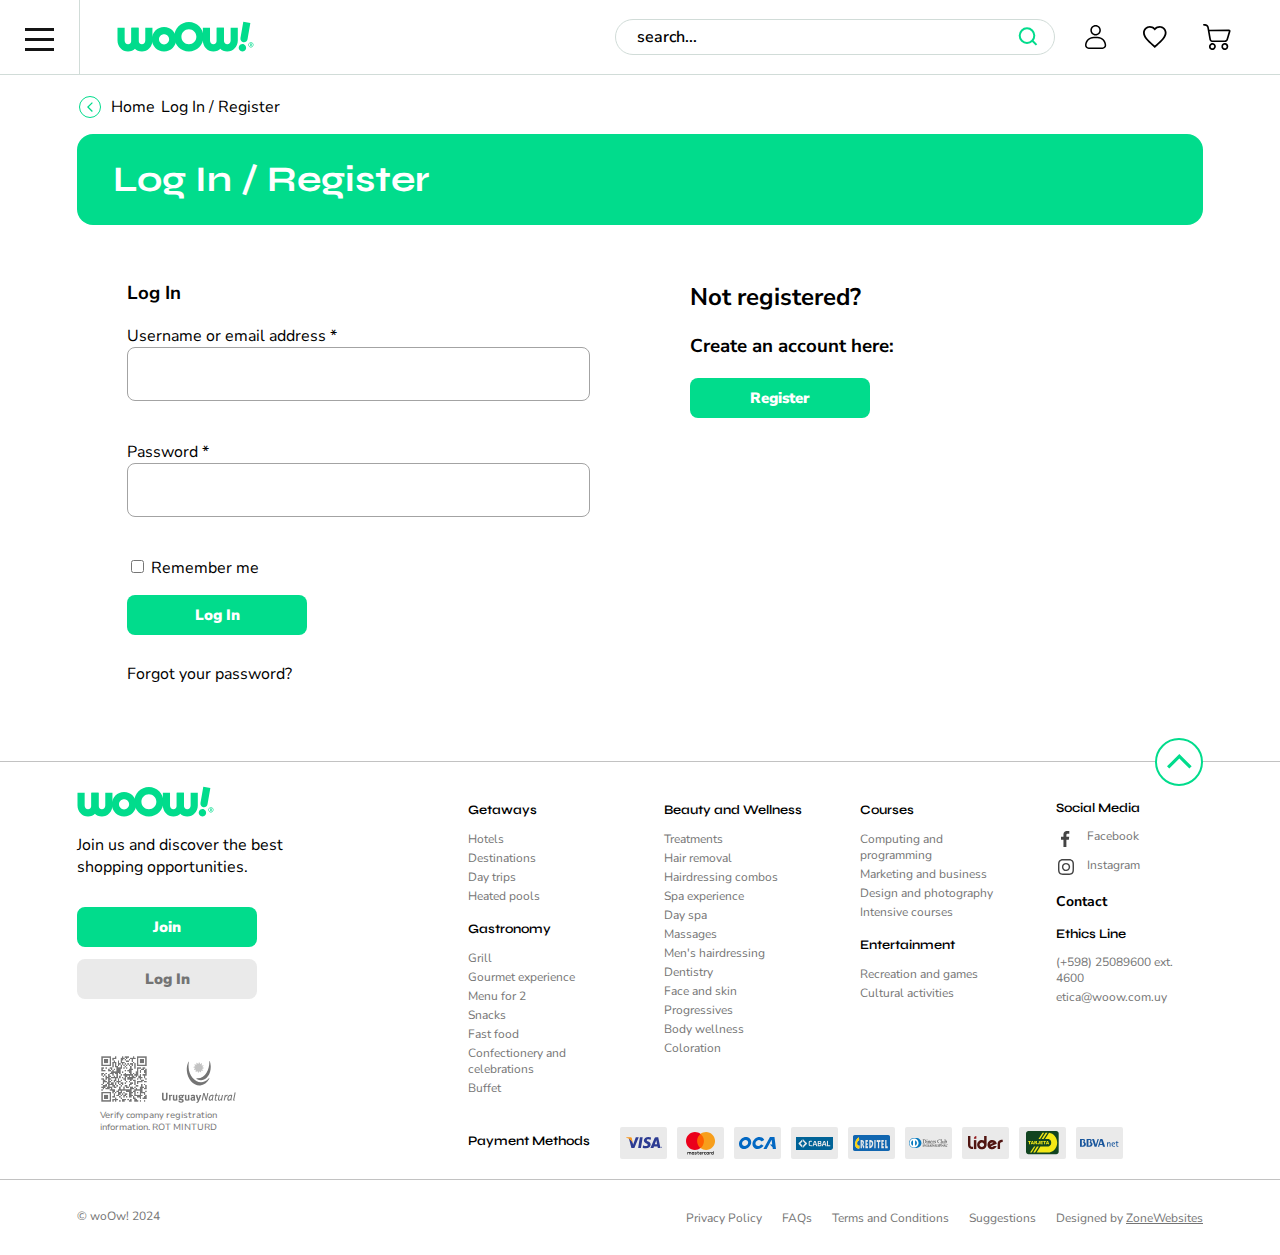
<file: login.html>
<meta charset="UTF-8" />
    <meta name="viewport" content="width=device-width, initial-scale=1.0" />
    <title>Login - woOw!</title>
    <meta name="description" content="This is a full-stack clone of https://woow.com.uy/ created by Abhishek, a UI Intern at E Global Soft Solutions. The frontend is built using HTML, CSS, and JavaScript with TailwindCSS for styling. The backend is developed with Django, a full-stack framework written in Python 3." />
    <link rel="stylesheet" href="assets/css/tailwind/output.html" />
    <link rel="stylesheet" href="assets/css/base-fonts.css" />
    <link rel="stylesheet" href="assets/css/base-theme.css" />
    <link rel="stylesheet" href="assets/css/style.css" media="all" />
    <link rel="stylesheet" href="assets/css/login.css" media="all" />
    <!-- Favicon Here -->
    <link rel="shortcut icon" href="assets/images/favicons/favicon-1-1.png" type="image/x-icon" />
  </head>
  <body>
        <!-- Navbar Section Starts Here -->
        <header>
          <div class="menu">
            <button onclick="document.querySelector('aside.menu').classList.add('open')">
              <img src="assets/images/icons/menu.svg" alt="menu icon" draggable="false" />
            </button>
          </div>
          <div class="container">
            <a href="home.html" class="brand">
              <img src="assets/images/logos/site-logo.svg" alt="site logo" draggable="false" />
            </a>
            <div class="options">
              <div class="search-container">
                <form action="#" method="get" autocomplete="off">
                  <input type="text" id="keyword" class="search-input_search" placeholder="search..." />
                </form>
                <img src="assets/images/icons/search.svg" alt="search icon" />
                <img src="assets/images/icons/close.svg" alt="close icon" class="delete" />
                <div class="search_result">
                  <div class="search-contained" >
                    <h2>Categories</h2>
                    <div class="search-categories">
                      <a href="#">Getaways</a>
                      <a href="#">Gastronomy</a>
                      <a href="#">Aesthetics and Wellness </a>
                      <a href="#">Entertainment </a>
                      <a href="#">Courses</a>
                    </div>
                  </div>
                </div>
              </div>
              <a href="login.html" class="d-only">
                <button class="profile">
                  <img src="assets/images/icons/profile.svg" alt="profile icon" />
                </button>
              </a>
              <a href="###" class="m-only">
                <button class="profile">
                  <img src="assets/images/icons/profile.svg" alt="profile icon" />
                </button>
              </a>
              <a href="###">
                <button class="like">
                  <img src="assets/images/icons/like.svg" alt="favorites icon" />
                </button>
              </a>
              <button class="cart">
                <img src="assets/images/icons/cart.svg" alt="cart icon" />
              </button>
            </div>
          </div>
    
        </header>
        <!-- Navbar Section Ends Here -->
    
        <!-- Sidebar Section Starts Here -->
        <aside class="menu">
          <div>
            <a href="###">Log In</a>
    
            <h4>Categories</h4>
            <div class="collapsible">
              <button onclick="this.parentNode.classList.toggle('open')">
                <h4>
                  <svg viewBox="0 0 131 313" fill="none" xmlns="http://www.w3.org/2000/svg">
                    <path d="M59.9577 206.461C40.3733 203.048 27.2504 184.367 30.6546 164.732L59.1935 0L130.117 12.3497L101.578 177.081C98.1742 196.717 79.5421 209.874 59.9577 206.461Z" fill="" />
                    <path
                      d="M83.6981 279.124C93.3301 260.771 86.3061 238.061 68.0095 228.399C49.7129 218.737 27.0723 225.783 17.4403 244.136C7.80829 262.489 14.8323 285.2 33.1289 294.861C51.4255 304.523 74.0661 297.477 83.6981 279.124Z"
                      fill=""
                    />
                  </svg>
                  Getaways
                </h4>
                <img src="assets/images/icons/right.svg" alt="down arrow icon" />
              </button>
              <div>
                <a href="###"><b>All Getaways</b></a>
                <a href="###">Hotels</a>
                <a href="###">Destinations</a>
                <a href="###">Day in the countryside</a>
                <a href="###">Heated Pools</a>
              </div>
            </div>
            <div class="collapsible">
              <button onclick="this.parentNode.classList.toggle('open')">
                <h4>
                  <svg viewBox="0 0 131 313" fill="none" xmlns="http://www.w3.org/2000/svg">
                    <path d="M59.9577 206.461C40.3733 203.048 27.2504 184.367 30.6546 164.732L59.1935 0L130.117 12.3497L101.578 177.081C98.1742 196.717 79.5421 209.874 59.9577 206.461Z" fill="#f85f55" />
                    <path
                      d="M83.6981 279.124C93.3301 260.771 86.3061 238.061 68.0095 228.399C49.7129 218.737 27.0723 225.783 17.4403 244.136C7.80829 262.489 14.8323 285.2 33.1289 294.861C51.4255 304.523 74.0661 297.477 83.6981 279.124Z"
                      fill="#f85f55"
                    />
                  </svg>
                  Gastronomy
                </h4>
                <img src="assets/images/icons/right.svg" alt="down arrow icon" />
              </button>
              <div>
                <a href="###"><b>All Gastronomy</b></a>
                <a href="###">Grill</a>
                <a href="###">Gourmet Experience</a>
                <a href="###">Menu for 2</a>
                <a href="###">Snacks</a>
                <a href="###">Quick Meals</a>
                <a href="###">Bakery and Celebrations</a>
                <a href="###">Buffet</a>
              </div>
            </div>
            <div class="collapsible">
              <button onclick="this.parentNode.classList.toggle('open')">
                <h4>
                  <svg viewBox="0 0 131 313" fill="none" xmlns="http://www.w3.org/2000/svg">
                    <path d="M59.9577 206.461C40.3733 203.048 27.2504 184.367 30.6546 164.732L59.1935 0L130.117 12.3497L101.578 177.081C98.1742 196.717 79.5421 209.874 59.9577 206.461Z" fill="" />
                    <path
                      d="M83.6981 279.124C93.3301 260.771 86.3061 238.061 68.0095 228.399C49.7129 218.737 27.0723 225.783 17.4403 244.136C7.80829 262.489 14.8323 285.2 33.1289 294.861C51.4255 304.523 74.0661 297.477 83.6981 279.124Z"
                      fill=""
                    />
                  </svg>
                  Aesthetics and Wellness
                </h4>
                <img src="assets/images/icons/right.svg" alt="down arrow icon" />
              </button>
              <div>
                <a href="###"><b>All Aesthetics and Wellness</b></a>
                <a href="###">Treatments</a>
                <a href="###">Depilation</a>
                <a href="###">Hair Salon Combos</a>
                <a href="###">Spa Experience</a>
                <a href="###">Day Spa</a>
                <a href="###">Massages</a>
                <a href="###">Men's Hair Salon</a>
                <a href="###">Dentistry</a>
                <a href="###">Face and Skin</a>
                <a href="###">Progressive Treatments</a>
                <a href="###">Body Wellness</a>
                <a href="###">Hair Coloring</a>
              </div>
            </div>
            <div class="collapsible">
              <button onclick="this.parentNode.classList.toggle('open')">
                <h4>
                  <svg viewBox="0 0 131 313" fill="none" xmlns="http://www.w3.org/2000/svg">
                    <path d="M59.9577 206.461C40.3733 203.048 27.2504 184.367 30.6546 164.732L59.1935 0L130.117 12.3497L101.578 177.081C98.1742 196.717 79.5421 209.874 59.9577 206.461Z" fill="#e435ea" />
                    <path
                      d="M83.6981 279.124C93.3301 260.771 86.3061 238.061 68.0095 228.399C49.7129 218.737 27.0723 225.783 17.4403 244.136C7.80829 262.489 14.8323 285.2 33.1289 294.861C51.4255 304.523 74.0661 297.477 83.6981 279.124Z"
                      fill="#e435ea"
                    />
                  </svg>
                  Entertainment
                </h4>
                <img src="assets/images/icons/right.svg" alt="down arrow" />
              </button>
              <div>
                <a href="###"><b>All Entertainment</b></a>
                <a href="###">Recreation and Games</a>
                <a href="###">Cultural Activities</a>
              </div>
            </div>
            <div class="collapsible">
              <button onclick="this.parentNode.classList.toggle('open')">
                <h4>
                  <svg viewBox="0 0 131 313" fill="none" xmlns="http://www.w3.org/2000/svg">
                    <path d="M59.9577 206.461C40.3733 203.048 27.2504 184.367 30.6546 164.732L59.1935 0L130.117 12.3497L101.578 177.081C98.1742 196.717 79.5421 209.874 59.9577 206.461Z" fill="" />
                    <path
                      d="M83.6981 279.124C93.3301 260.771 86.3061 238.061 68.0095 228.399C49.7129 218.737 27.0723 225.783 17.4403 244.136C7.80829 262.489 14.8323 285.2 33.1289 294.861C51.4255 304.523 74.0661 297.477 83.6981 279.124Z"
                      fill=""
                    />
                  </svg>
                  Courses
                </h4>
                <img src="assets/images/icons/right.svg" alt="down arrow icon" />
              </button>
              <div>
                <a href="###">All Courses</a>
                <a href="###">Computer Science and Programming</a>
                <a href="###">Marketing and Business</a>
                <a href="###">Design and Photography</a>
                <a href="###">Intensive Courses</a>
              </div>
            </div>
    
            <a href="###">Best Sellers</a>
            <a href="###">Get to Know woOw!</a>
            <a href="###">Offer Your Services</a>
            <a href="###">Help</a>
          </div>
          <button class="close" onclick="document.querySelector('aside.menu').classList.remove('open')">
            Close
            <img src="assets/images/icons/close.svg" alt="close" />
          </button>
        </aside>
        <!-- Sidebar Section Ends Here -->
    
        <!-- Hamburger close Sidebar on Desktop View -->
        <div class="vail" onclick="document.querySelector('aside.menu').classList.remove('open')"></div>

    <!-- Login Form Starts Here -->
    <div class="woocommerce">
      <main>
        <div class="category-background flat"></div>
        <div class="breadcrumb">
          <a href="javascript:history.go(-1)" class="back">
            <img decoding="async" src="assets/images/icons/up.svg" alt="back arrow" />
          </a>
          <ul>
            <li>Home</li>
            <li><a href="https://showcaseonline.store/public/src/login.html">Log In / Register</a></li>
          </ul>
        </div>
        <div class="hiro title">
          <h1>Log In / Register</h1>
        </div>

        <div class="content">
          <div class="u-columns col2-set" id="customer_login">
            <div class="form-content">
              <div class="woocommerce-notices-wrapper"></div>
              <h3>Log In</h3>
              <form class="woocommerce-form woocommerce-form-login login" method="post">
                <p class="woocommerce-form-row woocommerce-form-row--wide form-row form-row-wide">
                  <label for="username">Username or email address&nbsp;<span class="required">*</span></label>
                  <input type="text" class="woocommerce-Input woocommerce-Input--text input-text" name="username" id="username" autocomplete="username" value="" />
                </p>
                <p class="woocommerce-form-row woocommerce-form-row--wide form-row form-row-wide">
                  <label for="password">Password&nbsp;<span class="required">*</span></label>
                  <input class="woocommerce-Input woocommerce-Input--text input-text" type="password" name="password" id="password" autocomplete="current-password" />
                </p>
                <p class="form-row">
                  <label class="woocommerce-form__label woocommerce-form__label-for-checkbox woocommerce-form-login__rememberme">
                    <input class="terms woocommerce-form__input woocommerce-form__input-checkbox" name="rememberme" type="checkbox" id="rememberme" value="forever" /> <span>Remember me</span>
                  </label>
                  <input type="hidden" id="woocommerce-login-nonce" name="woocommerce-login-nonce" value="b9228c8004" /><input type="hidden" name="_wp_http_referer" value="/my-account/" />
                </p>
                <button type="submit" class="btn woocommerce-button button woocommerce-form-login__submit" name="login" value="Log In">Log In</button>
                <p class="woocommerce-LostPassword lost_password">
                  <a href="https://showcaseonline.store/public/src/forget-password.html">Forgot your password?</a>
                </p>
              </form>
            </div>
            <div class="form-content">
              <div class="u-column2 col-2">
                <h2>Not registered?</h2>
                <h3>Create an account here:</h3>
                <a href="https://showcaseonline.store/public/src/sign-up.html" class="btn">Register</a>
              </div>
            </div>
          </div>
        </div>
      </main>
    </div>
    <!-- Login Form Ends Here -->

    <!-- Footer Section Starts Here -->
    <footer>
      <div class="main">
        <button class="up" onclick="window.scrollTo({top: 0, behavior: 'smooth'})">
          <img src="assets/images/icons/up.svg" alt="up arrow" />
        </button>
        <div class="side">
          <div>
            <img src="assets/images/logos/site-logo.svg" alt="site logo" />
            <p>Join us and discover the best shopping opportunities.</p>
          </div>
          <div>
            <a href="sign-up.html" class="btn">Join</a>
            <a href="login.html" class="btn secondary">Log In</a>
          </div>
          <div class="registry">
            <img src="assets/images/qr_codes/site-qr-code.jpg" alt="QR" />
            <img src="assets/images/icons/uruguay-natural.svg" alt="uruguay natural" />
            <span>Verify company registration information. ROT MINTURD</span>
          </div>
        </div>
        <div class="content">
          <div class="columns">
            <div>
              <div>
                <h4><a href="###">Getaways</a></h4>
                <a href="###">Hotels</a>
                <a href="###">Destinations</a>
                <a href="###">Day trips</a>
                <a href="###">Heated pools</a>
              </div>
              <div>
                <h4><a href="###">Gastronomy</a></h4>
                <a href="###">Grill</a>
                <a href="###">Gourmet experience</a>
                <a href="###">Menu for 2</a>
                <a href="###">Snacks</a>
                <a href="###">Fast food</a>
                <a href="###">Confectionery and celebrations</a>
                <a href="###">Buffet</a>
              </div>
            </div>
            <div>
              <div>
                <h4><a href="###">Beauty and Wellness</a></h4>
                <a href="###">Treatments</a>
                <a href="###">Hair removal</a>
                <a href="###">Hairdressing combos</a>
                <a href="###">Spa experience</a>
                <a href="###">Day spa</a>
                <a href="###">Massages</a>
                <a href="###">Men's hairdressing</a>
                <a href="###">Dentistry</a>
                <a href="###">Face and skin</a>
                <a href="###">Progressives</a>
                <a href="###">Body wellness</a>
                <a href="###">Coloration</a>
              </div>
            </div>
            <div>
              <div>
                <h4><a href="###">Courses</a></h4>
                <a href="###">Computing and programming</a>
                <a href="###">Marketing and business</a>
                <a href="###">Design and photography</a>
                <a href="###">Intensive courses</a>
              </div>
              <div>
                <h4><a href="###">Entertainment</a></h4>
                <a href="###">Recreation and games</a>
                <a href="###">Cultural activities</a>
              </div>
            </div>
            <div>
              <div class="sociallist">
                <h4>Social Media</h4>
                <a href="###" class="social"><img src="assets/images/icons/facebook.svg" alt="Facebook logo" />Facebook</a>
                <a href="###" class="social"><img src="assets/images/icons/instagram.svg" alt="Instagram logo" />Instagram</a>
              </div>
              <div>
                <a href="###"><h3 class="contact">Contact</h3></a>
                <h4>Ethics Line</h4>
                <a href="tel:59825089600">(+598) 25089600 ext. 4600</a>
                <a href="mailto:etica@woow.com.uy">etica@woow.com.uy</a>
              </div>
            </div>
          </div>
          <div class="payment">
            <h4>Payment Methods</h4>
            <div class="methods">
              <div><img src="assets/images/icons/visa.svg" alt="visa" /></div>
              <div><img src="assets/images/icons/master-card.svg" alt="master card" /></div>
              <div><img src="assets/images/icons/oca.svg" alt="oca" /></div>
              <div><img src="assets/images/icons/cabal.svg" alt="cabal" /></div>
              <div><img src="assets/images/icons/creditel.svg" alt="creditel" /></div>
              <div><img src="assets/images/icons/dinersclub.svg" alt="dinersclub" /></div>
              <div><img src="assets/images/icons/lider.svg" alt="lider" /></div>
              <div><img src="assets/images/icons/tarjetad.svg" alt="tarjetad" /></div>
              <div><img src="assets/images/icons/bbvanet.svg" alt="bbvanet" /></div>
            </div>
          </div>
        </div>
      </div>
      <hr />
      <div class="legal">
        &copy; woOw! 2024
        <div class="links">
          <a href="###">Privacy Policy</a>
          <a href="###">FAQs</a>
          <a href="###">Terms and Conditions</a>
          <a href="###">Suggestions</a>
          <a href="###">Designed by <u>ZoneWebsites</u></a>
        </div>
      </div>
    </footer>
    <!-- Footer Section Ends Here -->
  </body>
</html>
</file>
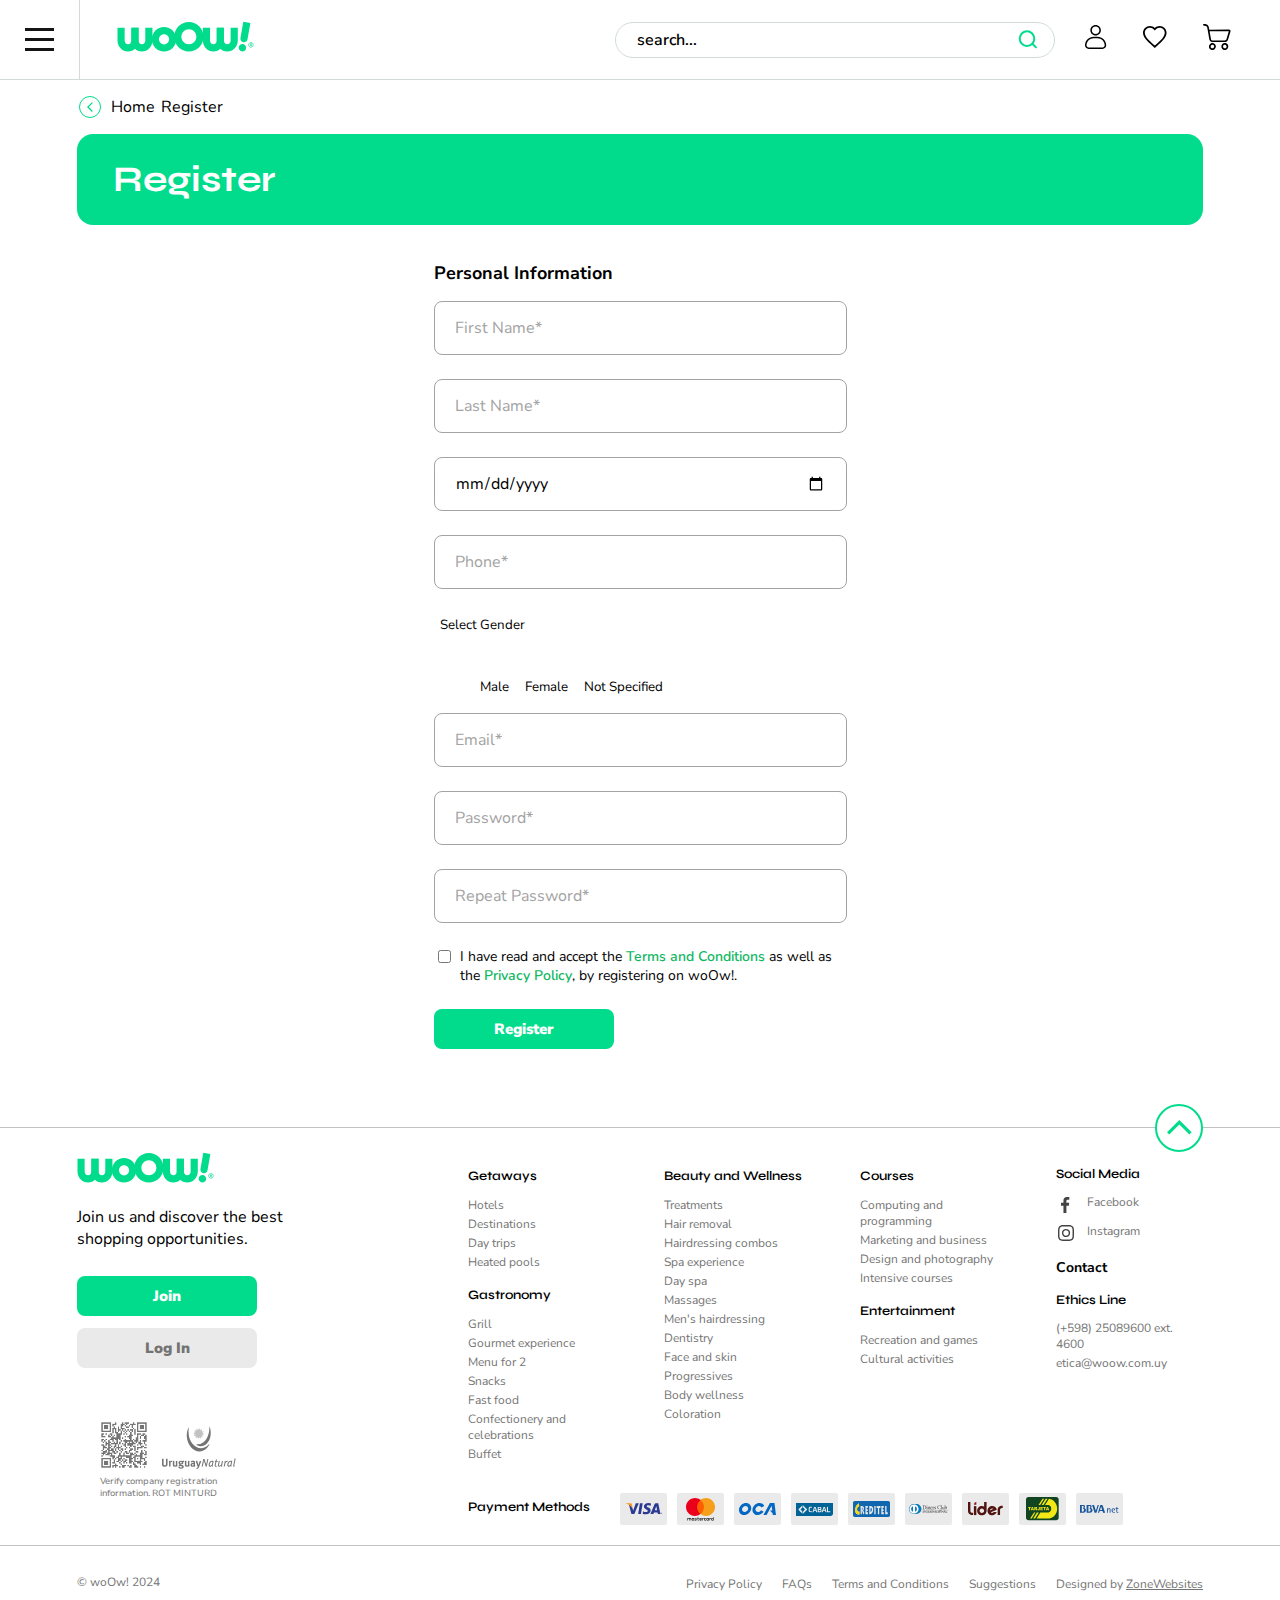
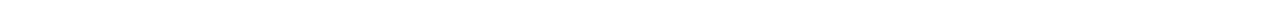
<file: sign-up.html>
<!DOCTYPE html>
<html lang="en">
<head>
    <meta charset="UTF-8" />
    <meta name="viewport" content="width=device-width, initial-scale=1.0" />
    <title>Sign-up - woOw!</title>
    <meta
      name="description"
      content="This is a full-stack clone of https://woow.com.uy/ created by Abhishek, a UI Intern at E Global Soft Solutions. The frontend is built using HTML, CSS, and JavaScript with TailwindCSS for styling. The backend is developed with Django, a full-stack framework written in Python 3."
    />
    <link rel="stylesheet" href="assets/css/tailwind/output.html" />
    <link rel="stylesheet" href="assets/css/base-fonts.css" />
    <link rel="stylesheet" href="assets/css/base-theme.css" />
    <link rel="stylesheet" href="assets/css/style.css" />
    <link rel="stylesheet" href="assets/css/sign-up.css" />
    <!-- Favicon Here -->
    <link
      rel="shortcut icon"
      href="assets/images/favicons/favicon-1-1.png"
      type="image/x-icon"
    />
  </head>
  <body>
    <!-- Navbar Section Starts Here -->
    <header>
      <div class="menu">
        <button
          onclick="document.querySelector('aside.menu').classList.add('open')"
        >
          <img
            src="assets/images/icons/menu.svg"
            alt="menu icon"
            draggable="false"
          />
        </button>
      </div>
      <div class="container">
        <a href="home.html" class="brand">
          <img
            src="assets/images/logos/site-logo.svg"
            alt="site logo"
            draggable="false"
          />
        </a>
        <div class="options">
          <div class="search-container">
            <form action="#" method="get" autocomplete="off">
              <input
                type="text"
                id="keyword"
                class="search-input_search"
                placeholder="search..."
              />
            </form>
            <img src="assets/images/icons/search.svg" alt="search icon" />
            <img
              src="assets/images/icons/close.svg"
              alt="close icon"
              class="delete"
            />
            <div class="search_result">
              <div class="search-contained">
                <h2>Categories</h2>
                <div class="search-categories">
                  <a href="#">Getaways</a>
                  <a href="#">Gastronomy</a>
                  <a href="#">Aesthetics and Wellness </a>
                  <a href="#">Entertainment </a>
                  <a href="#">Courses</a>
                </div>
              </div>
            </div>
          </div>
          <a href="login.html" class="d-only">
            <button class="profile">
              <img src="assets/images/icons/profile.svg" alt="profile icon" />
            </button>
          </a>
          <a href="###" class="m-only">
            <button class="profile">
              <img src="assets/images/icons/profile.svg" alt="profile icon" />
            </button>
          </a>
          <a href="###">
            <button class="like">
              <img src="assets/images/icons/like.svg" alt="favorites icon" />
            </button>
          </a>
          <button class="cart">
            <img src="assets/images/icons/cart.svg" alt="cart icon" />
          </button>
        </div>
      </div>
    </header>
    <!-- Navbar Section Ends Here -->

    <!-- Sidebar Section Starts Here -->
    <aside class="menu">
      <div>
        <a href="###">Log In</a>

        <h4>Categories</h4>
        <div class="collapsible">
          <button onclick="this.parentNode.classList.toggle('open')">
            <h4>
              <svg
                viewBox="0 0 131 313"
                fill="none"
                xmlns="http://www.w3.org/2000/svg"
              >
                <path
                  d="M59.9577 206.461C40.3733 203.048 27.2504 184.367 30.6546 164.732L59.1935 0L130.117 12.3497L101.578 177.081C98.1742 196.717 79.5421 209.874 59.9577 206.461Z"
                  fill=""
                />
                <path
                  d="M83.6981 279.124C93.3301 260.771 86.3061 238.061 68.0095 228.399C49.7129 218.737 27.0723 225.783 17.4403 244.136C7.80829 262.489 14.8323 285.2 33.1289 294.861C51.4255 304.523 74.0661 297.477 83.6981 279.124Z"
                  fill=""
                />
              </svg>
              Getaways
            </h4>
            <img src="assets/images/icons/right.svg" alt="down arrow icon" />
          </button>
          <div>
            <a href="###"><b>All Getaways</b></a>
            <a href="###">Hotels</a>
            <a href="###">Destinations</a>
            <a href="###">Day in the countryside</a>
            <a href="###">Heated Pools</a>
          </div>
        </div>
        <div class="collapsible">
          <button onclick="this.parentNode.classList.toggle('open')">
            <h4>
              <svg
                viewBox="0 0 131 313"
                fill="none"
                xmlns="http://www.w3.org/2000/svg"
              >
                <path
                  d="M59.9577 206.461C40.3733 203.048 27.2504 184.367 30.6546 164.732L59.1935 0L130.117 12.3497L101.578 177.081C98.1742 196.717 79.5421 209.874 59.9577 206.461Z"
                  fill="#f85f55"
                />
                <path
                  d="M83.6981 279.124C93.3301 260.771 86.3061 238.061 68.0095 228.399C49.7129 218.737 27.0723 225.783 17.4403 244.136C7.80829 262.489 14.8323 285.2 33.1289 294.861C51.4255 304.523 74.0661 297.477 83.6981 279.124Z"
                  fill="#f85f55"
                />
              </svg>
              Gastronomy
            </h4>
            <img src="assets/images/icons/right.svg" alt="down arrow icon" />
          </button>
          <div>
            <a href="###"><b>All Gastronomy</b></a>
            <a href="###">Grill</a>
            <a href="###">Gourmet Experience</a>
            <a href="###">Menu for 2</a>
            <a href="###">Snacks</a>
            <a href="###">Quick Meals</a>
            <a href="###">Bakery and Celebrations</a>
            <a href="###">Buffet</a>
          </div>
        </div>
        <div class="collapsible">
          <button onclick="this.parentNode.classList.toggle('open')">
            <h4>
              <svg
                viewBox="0 0 131 313"
                fill="none"
                xmlns="http://www.w3.org/2000/svg"
              >
                <path
                  d="M59.9577 206.461C40.3733 203.048 27.2504 184.367 30.6546 164.732L59.1935 0L130.117 12.3497L101.578 177.081C98.1742 196.717 79.5421 209.874 59.9577 206.461Z"
                  fill=""
                />
                <path
                  d="M83.6981 279.124C93.3301 260.771 86.3061 238.061 68.0095 228.399C49.7129 218.737 27.0723 225.783 17.4403 244.136C7.80829 262.489 14.8323 285.2 33.1289 294.861C51.4255 304.523 74.0661 297.477 83.6981 279.124Z"
                  fill=""
                />
              </svg>
              Aesthetics and Wellness
            </h4>
            <img src="assets/images/icons/right.svg" alt="down arrow icon" />
          </button>
          <div>
            <a href="###"><b>All Aesthetics and Wellness</b></a>
            <a href="###">Treatments</a>
            <a href="###">Depilation</a>
            <a href="###">Hair Salon Combos</a>
            <a href="###">Spa Experience</a>
            <a href="###">Day Spa</a>
            <a href="###">Massages</a>
            <a href="###">Men's Hair Salon</a>
            <a href="###">Dentistry</a>
            <a href="###">Face and Skin</a>
            <a href="###">Progressive Treatments</a>
            <a href="###">Body Wellness</a>
            <a href="###">Hair Coloring</a>
          </div>
        </div>
        <div class="collapsible">
          <button onclick="this.parentNode.classList.toggle('open')">
            <h4>
              <svg
                viewBox="0 0 131 313"
                fill="none"
                xmlns="http://www.w3.org/2000/svg"
              >
                <path
                  d="M59.9577 206.461C40.3733 203.048 27.2504 184.367 30.6546 164.732L59.1935 0L130.117 12.3497L101.578 177.081C98.1742 196.717 79.5421 209.874 59.9577 206.461Z"
                  fill="#e435ea"
                />
                <path
                  d="M83.6981 279.124C93.3301 260.771 86.3061 238.061 68.0095 228.399C49.7129 218.737 27.0723 225.783 17.4403 244.136C7.80829 262.489 14.8323 285.2 33.1289 294.861C51.4255 304.523 74.0661 297.477 83.6981 279.124Z"
                  fill="#e435ea"
                />
              </svg>
              Entertainment
            </h4>
            <img src="assets/images/icons/right.svg" alt="down arrow" />
          </button>
          <div>
            <a href="###"><b>All Entertainment</b></a>
            <a href="###">Recreation and Games</a>
            <a href="###">Cultural Activities</a>
          </div>
        </div>
        <div class="collapsible">
          <button onclick="this.parentNode.classList.toggle('open')">
            <h4>
              <svg
                viewBox="0 0 131 313"
                fill="none"
                xmlns="http://www.w3.org/2000/svg"
              >
                <path
                  d="M59.9577 206.461C40.3733 203.048 27.2504 184.367 30.6546 164.732L59.1935 0L130.117 12.3497L101.578 177.081C98.1742 196.717 79.5421 209.874 59.9577 206.461Z"
                  fill=""
                />
                <path
                  d="M83.6981 279.124C93.3301 260.771 86.3061 238.061 68.0095 228.399C49.7129 218.737 27.0723 225.783 17.4403 244.136C7.80829 262.489 14.8323 285.2 33.1289 294.861C51.4255 304.523 74.0661 297.477 83.6981 279.124Z"
                  fill=""
                />
              </svg>
              Courses
            </h4>
            <img src="assets/images/icons/right.svg" alt="down arrow icon" />
          </button>
          <div>
            <a href="###">All Courses</a>
            <a href="###">Computer Science and Programming</a>
            <a href="###">Marketing and Business</a>
            <a href="###">Design and Photography</a>
            <a href="###">Intensive Courses</a>
          </div>
        </div>

        <a href="###">Best Sellers</a>
        <a href="###">Get to Know woOw!</a>
        <a href="###">Offer Your Services</a>
        <a href="###">Help</a>
      </div>
      <button
        class="close"
        onclick="document.querySelector('aside.menu').classList.remove('open')"
      >
        Close
        <img src="assets/images/icons/close.svg" alt="close" />
      </button>
    </aside>
    <!-- Sidebar Section Ends Here -->

    <!-- Hamburger close Sidebar on Desktop View -->
    <div
      class="vail"
      onclick="document.querySelector('aside.menu').classList.remove('open')"
    ></div>

    <!-- Signup Section Starts Here -->
    <main>
      <div class="category-background flat"></div>
      <div class="breadcrumb">
        <a href="javascript:history.go(-1)" class="back">
          <img src="assets/images/icons/up.svg" alt="back arrow" />
        </a>
        <ul>
          <li><a href="https://showcaseonline.store/public/src/login.html">Home</a></li>
          <li>Register</li>
        </ul>
      </div>
      <div class="hiro title">
        <h1>Register</h1>
      </div>
      <section class="register">
        <div class="content">
          <form
            id="registration-form"
            method="post"
            class="woocommerce-form woocommerce-form-register register"
          >
            <h3>Personal Information</h3>
            <div class="input-container">
              <input
                type="text"
                placeholder="First Name*"
                name="firstName"
                id="firstName"
                value=""
              />
            </div>
            <div class="input-container">
              <input
                type="text"
                placeholder="Last Name*"
                name="lastName"
                id="lastName"
                value=""
              />
            </div>

            <div class="input-container">
              <input
                type="date"
                placeholder="Date of Birth*"
                name="birthDate"
                id="birthDate"
                value=""
              />
            </div>
            <div class="input-container">
              <input
                type="text"
                placeholder="Phone*"
                name="phone"
                id="phone"
                value=""
              />
            </div>
            <div class="select-container">
              <button class="select" type="button">Select Gender</button>
              <ul class="options">
                <button type="button" data-value="M">Male</button>
                <button type="button" data-value="F">Female</button>
                <button type="button" data-value="X">Not Specified</button>
              </ul>
              <input
                type="text"
                style="display: none"
                id="gender"
                name="gender"
                class="select-ghost"
              />
            </div>

            <div class="input-container">
              <input
                type="email"
                placeholder="Email*"
                name="email"
                id="email"
                value=""
              />
            </div>

            <div class="input-container">
              <input
                type="password"
                placeholder="Password*"
                name="password"
                id="password"
                value=""
              />
            </div>

            <div class="input-container">
              <input
                type="password"
                placeholder="Repeat Password*"
                name="repeatPassword"
                id="repeatPassword"
                value=""
              />
            </div>

            <div class="input-container terms">
              <input
                class="terms"
                type="checkbox"
                name="terms"
                id="terms"
                required
              />
              <label for="terms">
                I have read and accept the
                <a href="###" target="_blank" rel="noopener noreferrer"
                  >Terms and Conditions</a
                >
                as well as the
                <a href="###" target="_blank" rel="noopener noreferrer"
                  >Privacy Policy</a
                >, by registering on woOw!.
              </label>
            </div>

            <span id="terms-error"></span>

            <span class="error" id="responseError"></span>

            <div class="buttons">
              <button type="submit" class="btn btn-primary ld-ext-right">
                Register
                <div class="ld ld-ring ld-spin"></div>
              </button>
            </div>
          </form>
        </div>
      </section>
    </main>
    <!-- Signup Section Ends Here -->

    <!-- Footer Section Starts Here -->
    <footer>
      <div class="main">
        <button
          class="up"
          onclick="window.scrollTo({top: 0, behavior: 'smooth'})"
        >
          <img src="assets/images/icons/up.svg" alt="up arrow" />
        </button>
        <div class="side">
          <div>
            <img src="assets/images/logos/site-logo.svg" alt="site logo" />
            <p>Join us and discover the best shopping opportunities.</p>
          </div>
          <div>
            <a href="sign-up.html" class="btn">Join</a>
            <a href="login.html" class="btn secondary">Log In</a>
          </div>
          <div class="registry">
            <img src="assets/images/qr_codes/site-qr-code.jpg" alt="QR" />
            <img
              src="assets/images/icons/uruguay-natural.svg"
              alt="uruguay natural"
            />
            <span>Verify company registration information. ROT MINTURD</span>
          </div>
        </div>
        <div class="content">
          <div class="columns">
            <div>
              <div>
                <h4><a href="###">Getaways</a></h4>
                <a href="###">Hotels</a>
                <a href="###">Destinations</a>
                <a href="###">Day trips</a>
                <a href="###">Heated pools</a>
              </div>
              <div>
                <h4><a href="###">Gastronomy</a></h4>
                <a href="###">Grill</a>
                <a href="###">Gourmet experience</a>
                <a href="###">Menu for 2</a>
                <a href="###">Snacks</a>
                <a href="###">Fast food</a>
                <a href="###">Confectionery and celebrations</a>
                <a href="###">Buffet</a>
              </div>
            </div>
            <div>
              <div>
                <h4><a href="###">Beauty and Wellness</a></h4>
                <a href="###">Treatments</a>
                <a href="###">Hair removal</a>
                <a href="###">Hairdressing combos</a>
                <a href="###">Spa experience</a>
                <a href="###">Day spa</a>
                <a href="###">Massages</a>
                <a href="###">Men's hairdressing</a>
                <a href="###">Dentistry</a>
                <a href="###">Face and skin</a>
                <a href="###">Progressives</a>
                <a href="###">Body wellness</a>
                <a href="###">Coloration</a>
              </div>
            </div>
            <div>
              <div>
                <h4><a href="###">Courses</a></h4>
                <a href="###">Computing and programming</a>
                <a href="###">Marketing and business</a>
                <a href="###">Design and photography</a>
                <a href="###">Intensive courses</a>
              </div>
              <div>
                <h4><a href="###">Entertainment</a></h4>
                <a href="###">Recreation and games</a>
                <a href="###">Cultural activities</a>
              </div>
            </div>
            <div>
              <div class="sociallist">
                <h4>Social Media</h4>
                <a href="###" class="social"
                  ><img
                    src="assets/images/icons/facebook.svg"
                    alt="Facebook logo"
                  />Facebook</a
                >
                <a href="###" class="social"
                  ><img
                    src="assets/images/icons/instagram.svg"
                    alt="Instagram logo"
                  />Instagram</a
                >
              </div>
              <div>
                <a href="###"><h3 class="contact">Contact</h3></a>
                <h4>Ethics Line</h4>
                <a href="tel:59825089600">(+598) 25089600 ext. 4600</a>
                <a href="mailto:etica@woow.com.uy">etica@woow.com.uy</a>
              </div>
            </div>
          </div>
          <div class="payment">
            <h4>Payment Methods</h4>
            <div class="methods">
              <div><img src="assets/images/icons/visa.svg" alt="visa" /></div>
              <div>
                <img
                  src="assets/images/icons/master-card.svg"
                  alt="master card"
                />
              </div>
              <div><img src="assets/images/icons/oca.svg" alt="oca" /></div>
              <div>
                <img src="assets/images/icons/cabal.svg" alt="cabal" />
              </div>
              <div>
                <img src="assets/images/icons/creditel.svg" alt="creditel" />
              </div>
              <div>
                <img
                  src="assets/images/icons/dinersclub.svg"
                  alt="dinersclub"
                />
              </div>
              <div>
                <img src="assets/images/icons/lider.svg" alt="lider" />
              </div>
              <div>
                <img src="assets/images/icons/tarjetad.svg" alt="tarjetad" />
              </div>
              <div>
                <img src="assets/images/icons/bbvanet.svg" alt="bbvanet" />
              </div>
            </div>
          </div>
        </div>
      </div>
      <hr />
      <div class="legal">
        &copy; woOw! 2024
        <div class="links">
          <a href="###">Privacy Policy</a>
          <a href="###">FAQs</a>
          <a href="###">Terms and Conditions</a>
          <a href="###">Suggestions</a>
          <a href="###">Designed by <u>ZoneWebsites</u></a>
        </div>
      </div>
    </footer>
    <!-- Footer Section Ends Here -->
  </body>
</html>
</file>
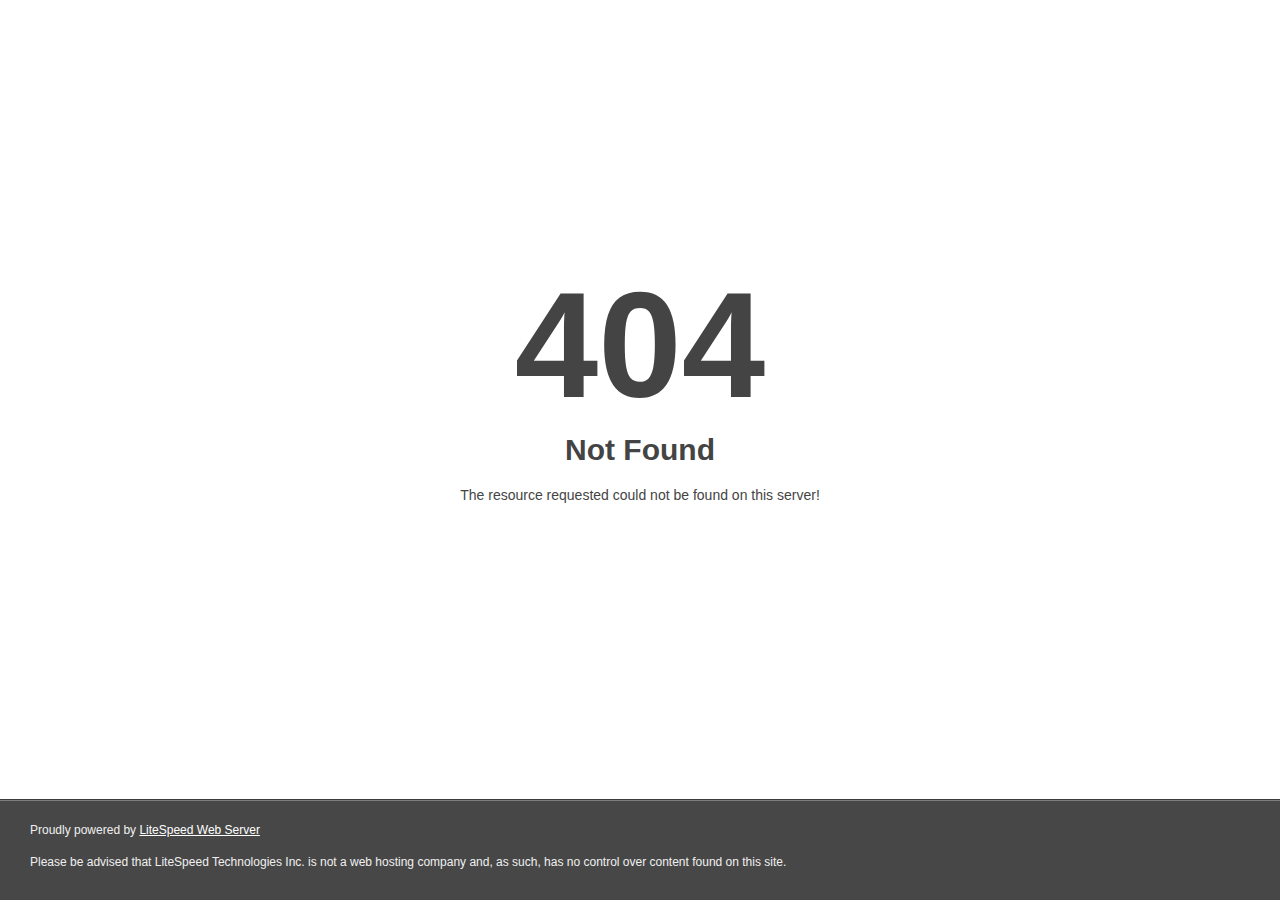
<file: assets/icons/check.html>
<!DOCTYPE html>
<html style="height:100%">
<head>
<meta name="viewport" content="width=device-width, initial-scale=1, shrink-to-fit=no" />
<title> 404 Not Found
</title></head>
<body style="color: #444; margin:0;font: normal 14px/20px Arial, Helvetica, sans-serif; height:100%; background-color: #fff;">
<div style="height:auto; min-height:100%; ">     <div style="text-align: center; width:800px; margin-left: -400px; position:absolute; top: 30%; left:50%;">
        <h1 style="margin:0; font-size:150px; line-height:150px; font-weight:bold;">404</h1>
<h2 style="margin-top:20px;font-size: 30px;">Not Found
</h2>
<p>The resource requested could not be found on this server!</p>
</div></div><div style="color:#f0f0f0; font-size:12px;margin:auto;padding:0px 30px 0px 30px;position:relative;clear:both;height:100px;margin-top:-101px;background-color:#474747;border-top: 1px solid rgba(0,0,0,0.15);box-shadow: 0 1px 0 rgba(255, 255, 255, 0.3) inset;">
<br>Proudly powered by  <a style="color:#fff;" href="http://www.litespeedtech.com/error-page">LiteSpeed Web Server</a><p>Please be advised that LiteSpeed Technologies Inc. is not a web hosting company and, as such, has no control over content found on this site.</p></div></body></html>
</file>
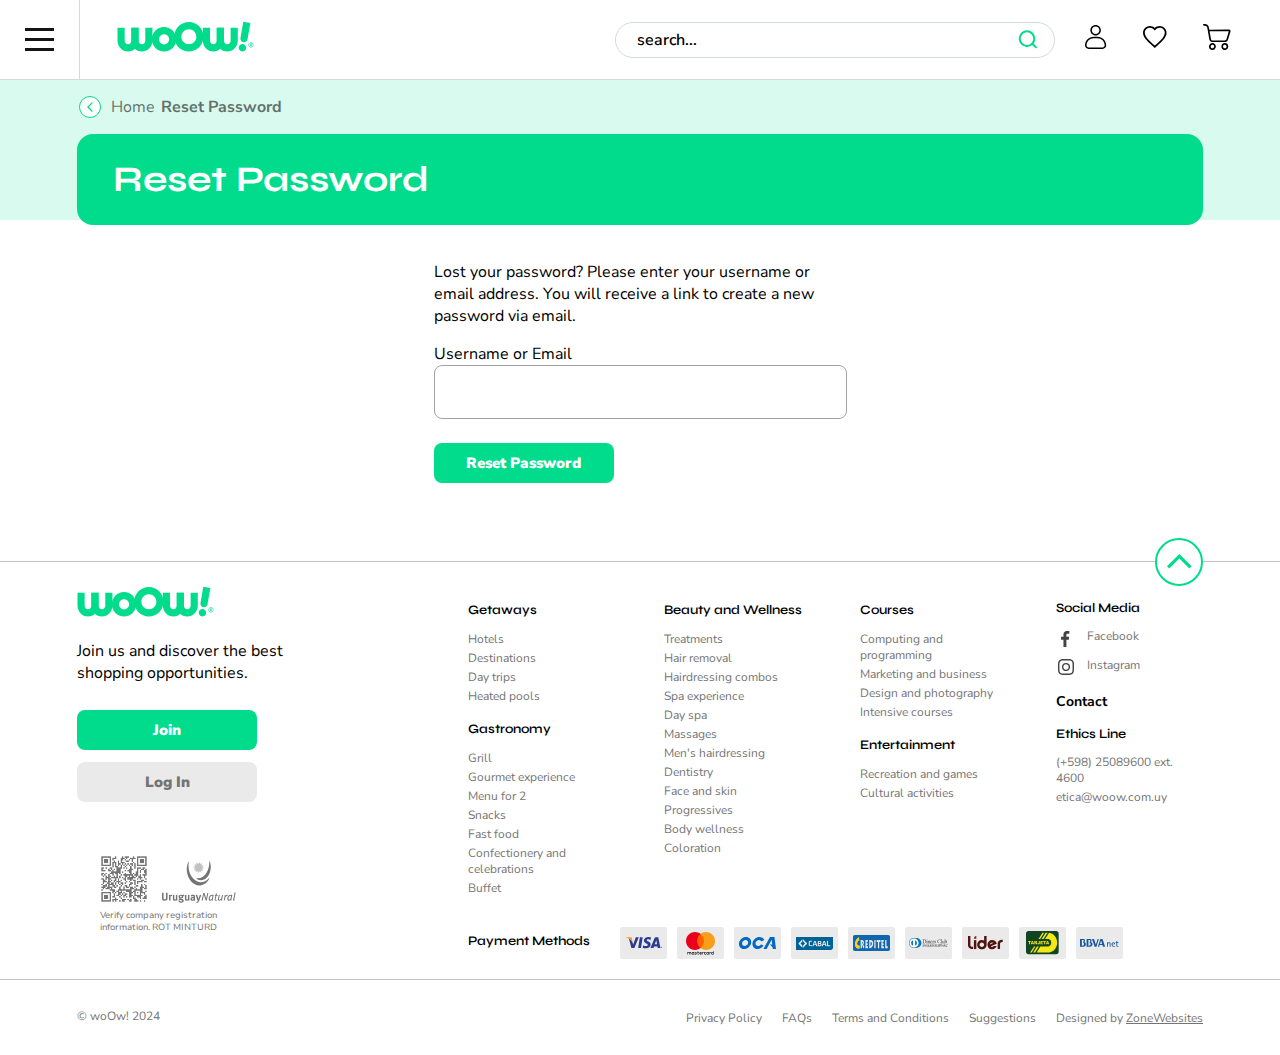
<file: public/src/forget-password.html>
<!DOCTYPE html>
<html lang="en">
  <head>
    <meta charset="UTF-8" />
    <meta name="viewport" content="width=device-width, initial-scale=1.0" />
    <title>My account - woOw!</title>
    <meta
      content="This is a full-stack clone of https://woow.com.uy/ created by Abhishek, a UI Intern at E Global Soft Solutions. The frontend is built using HTML, CSS, and JavaScript with TailwindCSS for styling. The backend is developed with Django, a full-stack framework written in Python 3."
    />
    <!-- <link rel="stylesheet" href="./assets/css/tailwind/output.css" /> -->
    <!-- <link rel="stylesheet" href="./assets/css/base-fonts.css" /> -->
    <link rel="stylesheet" href="./assets/css/style.css" />
    <link rel="stylesheet" href="./assets/css/sign-up.css" />
    <!-- Favicon Here -->
    <link rel="shortcut icon" href="./assets/images/favicons/favicon-1-1.png" type="image/x-icon" />
  </head>
  <body>
    <!-- Navbar Section Starts Here -->
    <header>
      <div class="menu">
        <button onclick="document.querySelector('aside.menu').classList.add('open')">
          <img src="./assets/images/icons/menu.svg" alt="menu icon" draggable="false" />
        </button>
      </div>
      <div class="container">
        <a href="###" class="brand">
          <img src="./assets/images/logos/site-logo.svg" alt="site logo" dr />
        </a>
        <div class="options">
          <div class="search-container">
            <form action="" method="get" autocomplete="off">
              <input type="text" id="keyword" class="search-input_search" placeholder="search..." value="" name="s" />
            </form>
            <img src="./assets/images/icons/search.svg" alt="search icon" />
            <img src="./assets/images/icons/close.svg" alt="close icon" class="delete" />
            <div class="search_result">
              <div class="search-contained" tabindex="-1">
                <h2>Categories</h2>
                <hr />
                <p class="cat-term">Search "<b id="search_term"></b>" in:</p>
                <div class="search-categories">
                  <a cat-id="16" href="###"> Getaways </a>
                  <a cat-id="17" href="###"> Gastronomy </a>
                  <a cat-id="18" href="###"> Aesthetics and Wellness </a>
                  <a cat-id="19" href="###"> Entertainment </a>
                  <a cat-id="20" href="###"> Courses </a>
                </div>
                <h2>Products</h2>
                <hr />
                <div id="datafetch">
                  <ul>
                    <li>Loading...</li>
                  </ul>
                </div>
              </div>
              <a class="allresults" href="###">See all results</a>
            </div>
          </div>
          <a href="/public/src/login.html" class="d-only">
            <button class="profile">
              <img src="./assets/images/icons/profile.svg" alt="profile icon" />
            </button>
          </a>
          <a href="###" class="m-only">
            <button class="profile">
              <img src="./assets/images/icons/profile.svg" alt="profile icon" />
            </button>
          </a>
          <a href="###">
            <button class="like">
              <div class="dot" style="display: none"></div>
              <img src="./assets/images/icons/like.svg" alt="favorites icon" />
            </button>
          </a>
          <button class="cart">
            <img src="./assets/images/icons/cart.svg" alt="cart icon" />
          </button>
        </div>
      </div>
      <div class="class search-veil"></div>
    </header>
    <!-- Navbar Section Ends Here -->

    <!-- Sidebar Section Starts Here -->
    <aside class="menu">
      <div>
        <a href="###">Log In</a>

        <h4>Categories</h4>
        <div class="collapsible">
          <button onclick="this.parentNode.classList.toggle('open')">
            <h4>
              <svg viewBox="0 0 131 313" fill="none" xmlns="http://www.w3.org/2000/svg">
                <path d="M59.9577 206.461C40.3733 203.048 27.2504 184.367 30.6546 164.732L59.1935 0L130.117 12.3497L101.578 177.081C98.1742 196.717 79.5421 209.874 59.9577 206.461Z" fill="" />
                <path
                  d="M83.6981 279.124C93.3301 260.771 86.3061 238.061 68.0095 228.399C49.7129 218.737 27.0723 225.783 17.4403 244.136C7.80829 262.489 14.8323 285.2 33.1289 294.861C51.4255 304.523 74.0661 297.477 83.6981 279.124Z"
                  fill=""
                />
              </svg>
              Getaways
            </h4>
            <img src="./assets/images/icons/right.svg" alt="down arrow" />
          </button>
          <div>
            <a href="###"><b>All Getaways</b></a>
            <a href="###">Hotels</a>
            <a href="###">Destinations</a>
            <a href="###">Day in the countryside</a>
            <a href="###">Heated Pools</a>
          </div>
        </div>
        <div class="collapsible">
          <button onclick="this.parentNode.classList.toggle('open')">
            <h4>
              <svg viewBox="0 0 131 313" fill="none" xmlns="http://www.w3.org/2000/svg">
                <path d="M59.9577 206.461C40.3733 203.048 27.2504 184.367 30.6546 164.732L59.1935 0L130.117 12.3497L101.578 177.081C98.1742 196.717 79.5421 209.874 59.9577 206.461Z" fill="#f85f55" />
                <path
                  d="M83.6981 279.124C93.3301 260.771 86.3061 238.061 68.0095 228.399C49.7129 218.737 27.0723 225.783 17.4403 244.136C7.80829 262.489 14.8323 285.2 33.1289 294.861C51.4255 304.523 74.0661 297.477 83.6981 279.124Z"
                  fill="#f85f55"
                />
              </svg>
              Gastronomy
            </h4>
            <img src="./assets/images/icons/right.svg" alt="down arrow" />
          </button>
          <div>
            <a href="###"><b>All Gastronomy</b></a>
            <a href="###">Grill</a>
            <a href="###">Gourmet Experience</a>
            <a href="###">Menu for 2</a>
            <a href="###">Snacks</a>
            <a href="###">Quick Meals</a>
            <a href="###">Bakery and Celebrations</a>
            <a href="###">Buffet</a>
          </div>
        </div>
        <div class="collapsible">
          <button onclick="this.parentNode.classList.toggle('open')">
            <h4>
              <svg viewBox="0 0 131 313" fill="none" xmlns="http://www.w3.org/2000/svg">
                <path d="M59.9577 206.461C40.3733 203.048 27.2504 184.367 30.6546 164.732L59.1935 0L130.117 12.3497L101.578 177.081C98.1742 196.717 79.5421 209.874 59.9577 206.461Z" fill="" />
                <path
                  d="M83.6981 279.124C93.3301 260.771 86.3061 238.061 68.0095 228.399C49.7129 218.737 27.0723 225.783 17.4403 244.136C7.80829 262.489 14.8323 285.2 33.1289 294.861C51.4255 304.523 74.0661 297.477 83.6981 279.124Z"
                  fill=""
                />
              </svg>
              Aesthetics and Wellness
            </h4>
            <img src="./assets/images/icons/right.svg" alt="down arrow" />
          </button>
          <div>
            <a href="###"><b>All Aesthetics and Wellness</b></a>
            <a href="###">Treatments</a>
            <a href="###">Depilation</a>
            <a href="###">Hair Salon Combos</a>
            <a href="###">Spa Experience</a>
            <a href="###">Day Spa</a>
            <a href="###">Massages</a>
            <a href="###">Men's Hair Salon</a>
            <a href="###">Dentistry</a>
            <a href="###">Face and Skin</a>
            <a href="###">Progressive Treatments</a>
            <a href="###">Body Wellness</a>
            <a href="###">Hair Coloring</a>
          </div>
        </div>
        <div class="collapsible">
          <button onclick="this.parentNode.classList.toggle('open')">
            <h4>
              <svg viewBox="0 0 131 313" fill="none" xmlns="http://www.w3.org/2000/svg">
                <path d="M59.9577 206.461C40.3733 203.048 27.2504 184.367 30.6546 164.732L59.1935 0L130.117 12.3497L101.578 177.081C98.1742 196.717 79.5421 209.874 59.9577 206.461Z" fill="#e435ea" />
                <path
                  d="M83.6981 279.124C93.3301 260.771 86.3061 238.061 68.0095 228.399C49.7129 218.737 27.0723 225.783 17.4403 244.136C7.80829 262.489 14.8323 285.2 33.1289 294.861C51.4255 304.523 74.0661 297.477 83.6981 279.124Z"
                  fill="#e435ea"
                />
              </svg>
              Entertainment
            </h4>
            <img src="./assets/images/icons/right.svg" alt="down arrow" />
          </button>
          <div>
            <a href="###"><b>All Entertainment</b></a>
            <a href="###" cat-id="57">Recreation and Games</a>
            <a href="###" cat-id="58">Cultural Activities</a>
          </div>
        </div>
        <div class="collapsible">
          <button onclick="this.parentNode.classList.toggle('open')">
            <h4>
              <svg viewBox="0 0 131 313" fill="none" xmlns="http://www.w3.org/2000/svg">
                <path d="M59.9577 206.461C40.3733 203.048 27.2504 184.367 30.6546 164.732L59.1935 0L130.117 12.3497L101.578 177.081C98.1742 196.717 79.5421 209.874 59.9577 206.461Z" fill="" />
                <path
                  d="M83.6981 279.124C93.3301 260.771 86.3061 238.061 68.0095 228.399C49.7129 218.737 27.0723 225.783 17.4403 244.136C7.80829 262.489 14.8323 285.2 33.1289 294.861C51.4255 304.523 74.0661 297.477 83.6981 279.124Z"
                  fill=""
                />
              </svg>
              Courses
            </h4>
            <img src="./assets/images/icons/right.svg" alt="down arrow" />
          </button>
          <div>
            <a href="###"><b>All Courses</b></a>
            <a href="###">Computer Science and Programming</a>
            <a href="###">Marketing and Business</a>
            <a href="###">Design and Photography</a>
            <a href="###">Intensive Courses</a>
          </div>
        </div>

        <a href="###">Best Sellers</a>
        <a href="###">Get to Know woOw!</a>
        <a href="###">Offer Your Services</a>
        <a href="###">Help</a>
      </div>
      <button class="close" onclick="document.querySelector('aside.menu').classList.remove('open')">
        Close
        <img src="./assets/images/icons/close.svg" alt="close" />
      </button>
    </aside>
    <!-- Sidebar Section Ends Here -->

    <!-- Hamburger close Sidebar on Desktop View -->
    <div class="vail" onclick="document.querySelector('aside.menu').classList.remove('open')"></div>

    <!-- Forget Password Section Starts Here -->
    <div class="woocommerce">
      <div class="woocommerce-notices-wrapper"></div>
      <main>
        <div class="category-background flat"></div>
        <div class="breadcrumb">
          <a href="#" class="back">
            <img decoding="async" src="./assets/images/icons/up.svg" alt="back arrow" />
          </a>
          <ul>
            <li>Home</li>
            <li><a href="/public/src/login.html">Reset Password</a></li>
          </ul>
        </div>
        <div class="hiro title">
          <h1>Reset Password</h1>
        </div>
        <div class="content">
          <form method="" class="woocommerce-ResetPassword lost_reset_password" id="lost-password">
            <p>Lost your password? Please enter your username or email address. You will receive a link to create a new password via email.</p>
            <p class="woocommerce-form-row woocommerce-form-row--first form-row form-row-first">
              <label for="user_login">Username or Email</label>
              <input class="woocommerce-Input woocommerce-Input--text input-text" type="text" name="user_login" id="user_login" autocomplete="username" />
            </p>

            <button type="submit" class="btn woocommerce-Button button" value="Reset Password">Reset Password</button>
          </form>
        </div>
      </main>
    </div>
    <!-- Forget Password Section Ends Here -->

    <!-- Footer Section Starts Here -->
    <footer>
      <div class="main">
        <button class="up" onclick="window.scrollTo({top: 0, behavior: 'smooth'})">
          <img src="./assets/images/icons/up.svg" alt="up arrow" />
        </button>
        <div class="side">
          <div>
            <img src="./assets/images/logos/site-logo.svg" alt="site logo" />
            <p>Join us and discover the best shopping opportunities.</p>
          </div>
          <div>
            <a href="../registro/index.html" class="btn">Join</a>
            <a href="mi-cuenta/index.html" class="btn secondary">Log In</a>
          </div>
          <div class="registry">
            <img src="./assets/images/qr_codes/site-qr-code.jpg" alt="QR" />
            <img src="./assets/images/icons/uruguay-natural.svg" alt="uruguay natural" />
            <span>Verify company registration information. ROT MINTURD</span>
          </div>
        </div>
        <div class="content">
          <div class="columns">
            <div>
              <div>
                <h4><a href="###">Getaways</a></h4>
                <a href="###">Hotels</a>
                <a href="###">Destinations</a>
                <a href="###">Day trips</a>
                <a href="###">Heated pools</a>
              </div>
              <div>
                <h4><a href="###">Gastronomy</a></h4>
                <a href="###">Grill</a>
                <a href="###">Gourmet experience</a>
                <a href="###">Menu for 2</a>
                <a href="###">Snacks</a>
                <a href="###">Fast food</a>
                <a href="###">Confectionery and celebrations</a>
                <a href="###">Buffet</a>
              </div>
            </div>
            <div>
              <div>
                <h4><a href="###">Beauty and Wellness</a></h4>
                <a href="###">Treatments</a>
                <a href="###">Hair removal</a>
                <a href="###">Hairdressing combos</a>
                <a href="###">Spa experience</a>
                <a href="###">Day spa</a>
                <a href="###">Massages</a>
                <a href="###">Men's hairdressing</a>
                <a href="###">Dentistry</a>
                <a href="###">Face and skin</a>
                <a href="###">Progressives</a>
                <a href="###">Body wellness</a>
                <a href="###">Coloration</a>
              </div>
            </div>
            <div>
              <div>
                <h4><a href="###">Courses</a></h4>
                <a href="###">Computing and programming</a>
                <a href="###">Marketing and business</a>
                <a href="###">Design and photography</a>
                <a href="###">Intensive courses</a>
              </div>
              <div>
                <h4><a href="###">Entertainment</a></h4>
                <a href="###">Recreation and games</a>
                <a href="###">Cultural activities</a>
              </div>
            </div>
            <div>
              <div class="sociallist">
                <h4>Social Media</h4>
                <a href="###" class="social"><img src="./assets/images/icons/facebook.svg" alt="Facebook logo" />Facebook</a>
                <a href="###" class="social"><img src="./assets/images/icons/instagram.svg" alt="Instagram logo" />Instagram</a>
              </div>
              <div>
                <a href="###"><h3 class="contact">Contact</h3></a>
                <h4>Ethics Line</h4>
                <a href="tel:59825089600">(+598) 25089600 ext. 4600</a>
                <a href="mailto:etica@woow.com.uy">etica@woow.com.uy</a>
              </div>
            </div>
          </div>
          <div class="payment">
            <h4>Payment Methods</h4>
            <div class="methods">
              <div><img src="./assets/images/icons/visa.svg" alt="visa" /></div>
              <div><img src="./assets/images/icons/master-card.svg" alt="master card" /></div>
              <div><img src="./assets/images/icons/oca.svg" alt="oca" /></div>
              <div><img src="./assets/images/icons/cabal.svg" alt="cabal" /></div>
              <div><img src="./assets/images/icons/creditel.svg" alt="creditel" /></div>
              <div><img src="./assets/images/icons/dinersclub.svg" alt="dinersclub" /></div>
              <div><img src="./assets/images/icons/lider.svg" alt="lider" /></div>
              <div><img src="./assets/images/icons/tarjetad.svg" alt="tarjetad" /></div>
              <div><img src="./assets/images/icons/bbvanet.svg" alt="bbvanet" /></div>
            </div>
          </div>
        </div>
      </div>
      <hr />
      <div class="legal">
        &copy; woOw! 2024
        <div class="links">
          <a href="###">Privacy Policy</a>
          <a href="###">FAQs</a>
          <a href="###">Terms and Conditions</a>
          <a href="###">Suggestions</a>
          <a href="###">Designed by <u>ZoneWebsites</u></a>
        </div>
      </div>
    </footer>
    <!-- Footer Section Ends Here -->
  </body>
</html>
</file>
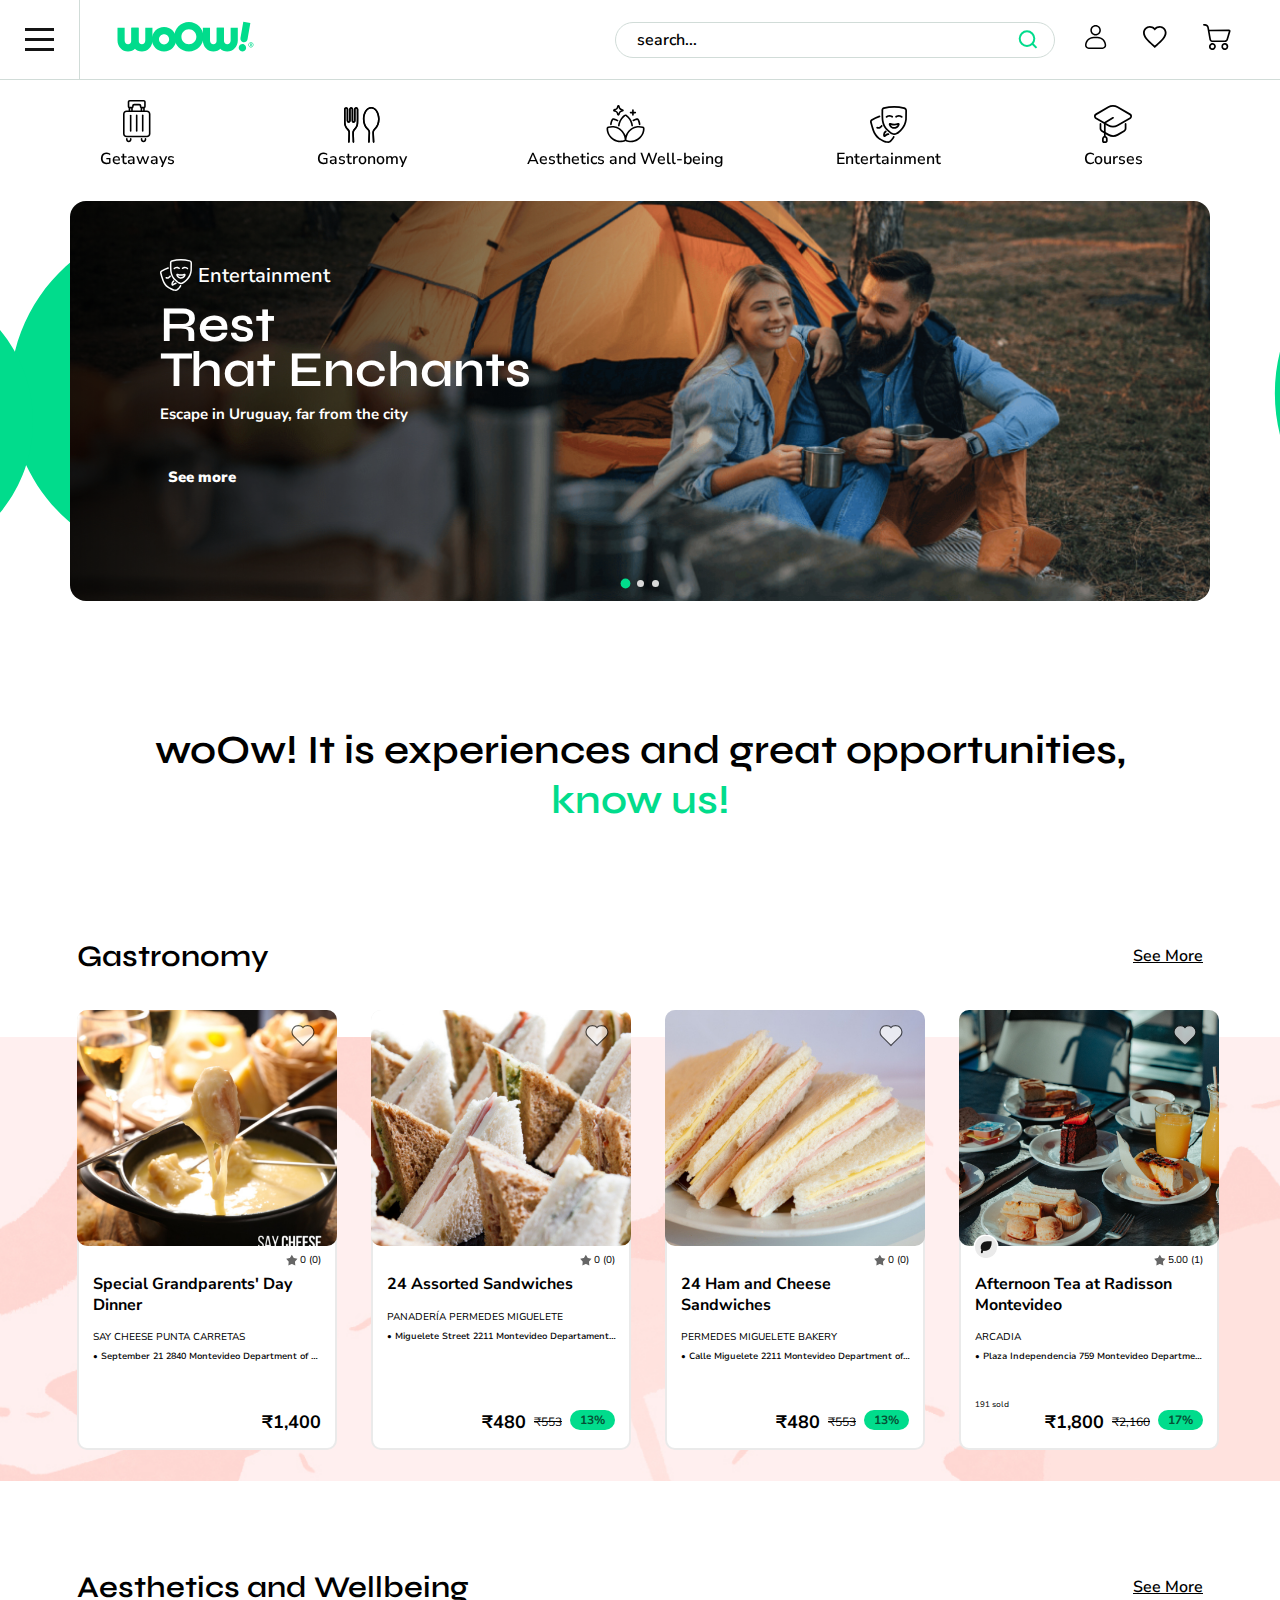
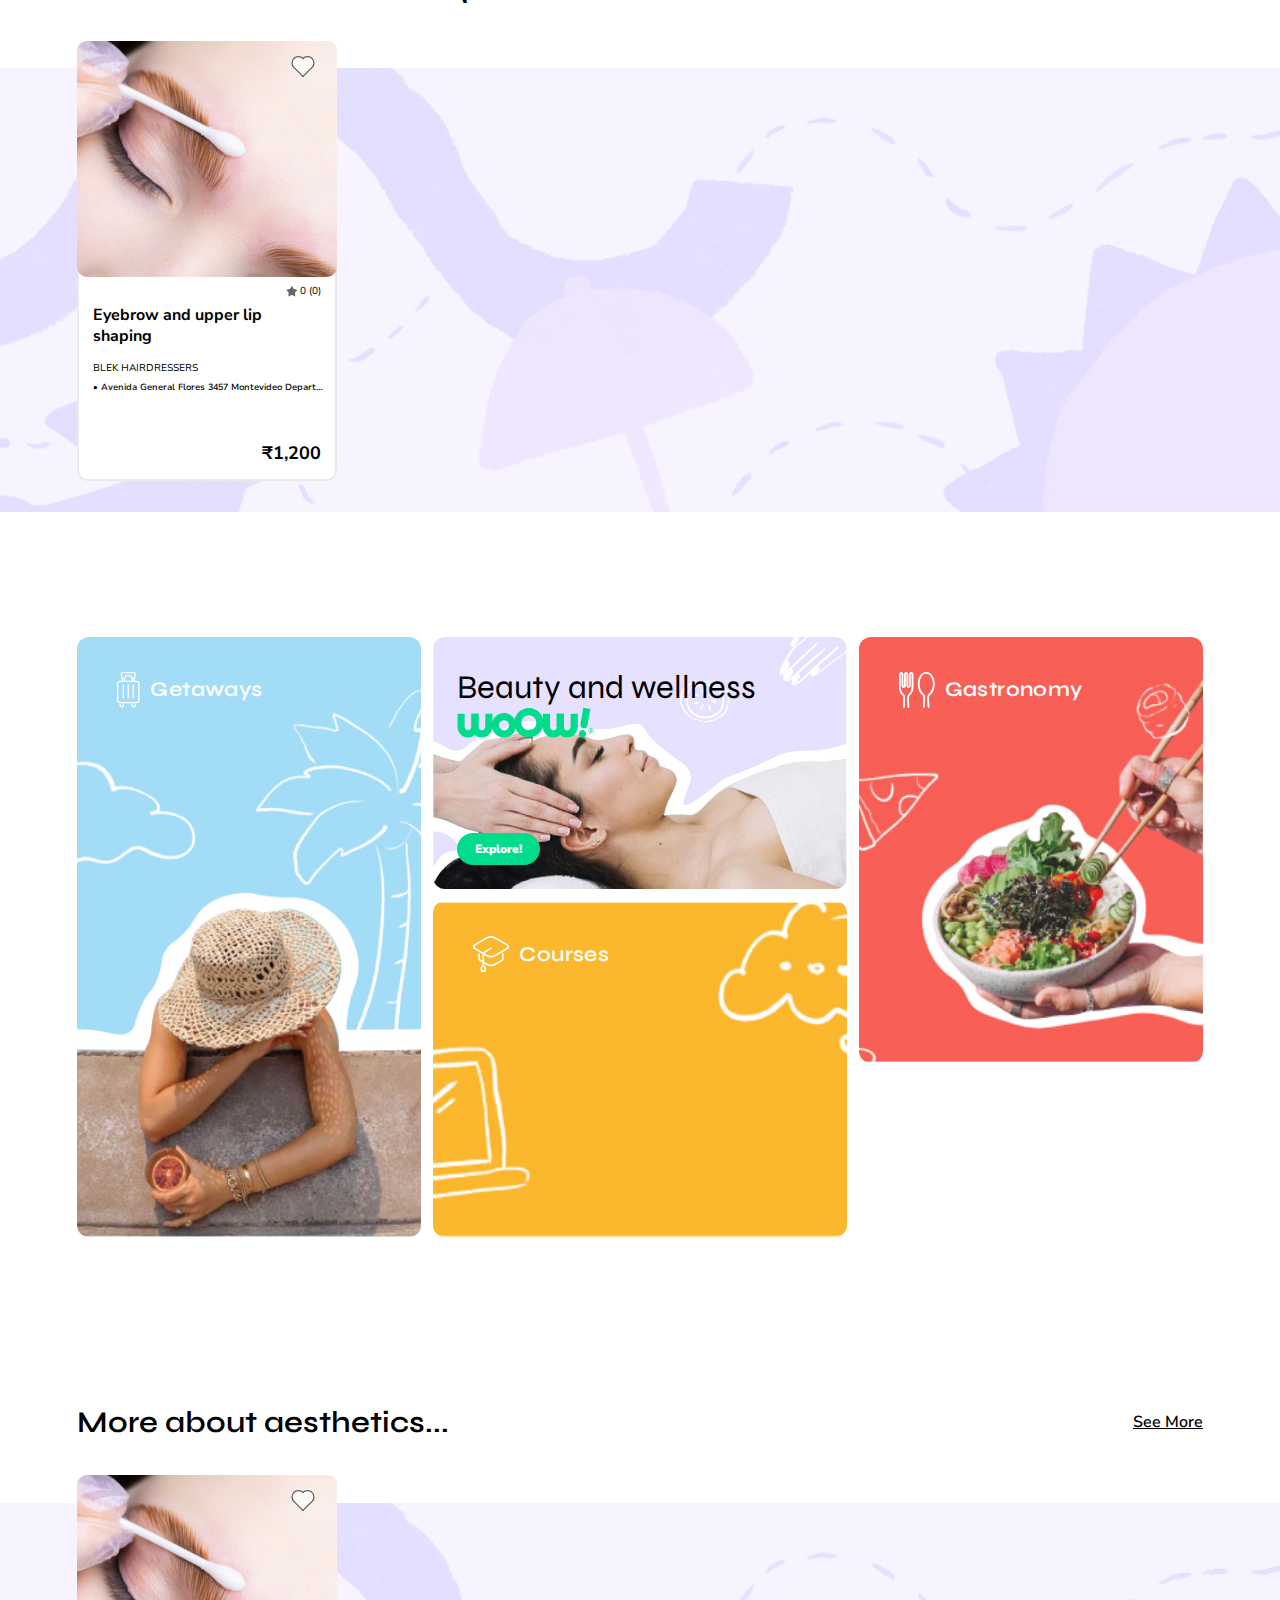
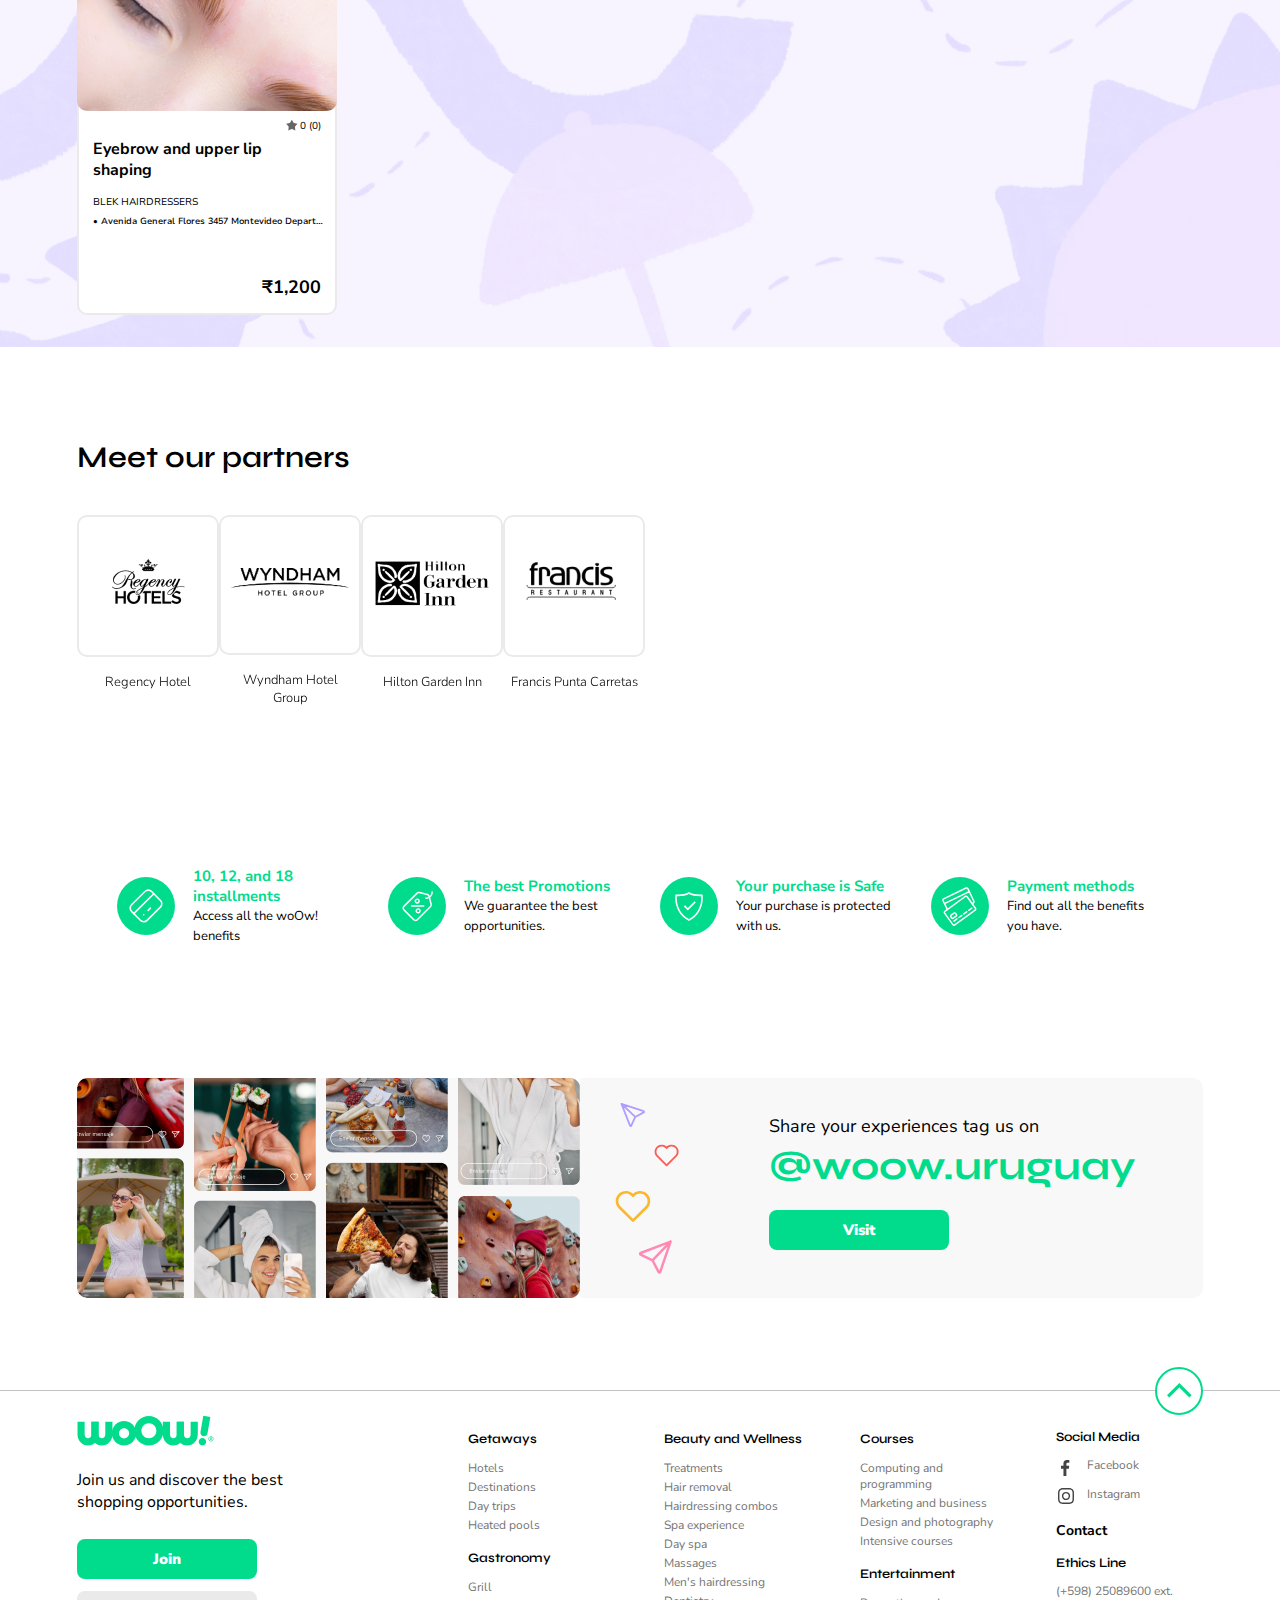
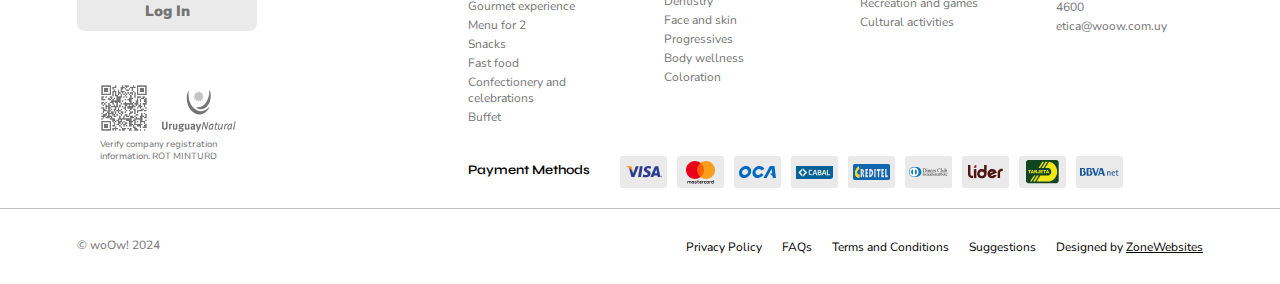
<file: public/src/home.html>
<!DOCTYPE html>
<html lang="en">
  <head>
    <meta charset="UTF-8" />
    <meta name="viewport" content="width=device-width, initial-scale=1.0" />
    <title>My account - woOw!</title>
    <meta
      content="This is a full-stack clone of https://woow.com.uy/ created by Abhishek, a UI Intern at E Global Soft Solutions. The frontend is built using HTML, CSS, and JavaScript with TailwindCSS for styling. The backend is developed with Django, a full-stack framework written in Python 3."
    />
    <!-- <link rel="stylesheet" href="./assets/css/tailwind/output.css" /> -->
    <link rel="stylesheet" href="./assets/css/base-fonts.css" />
    <link rel="stylesheet" href="./assets/css/style.css" media="all" />
    <link rel="stylesheet" href="./assets/css/swiper/swiper.css" />
    <link rel="stylesheet" href="./assets/css/home.css" />
    <link rel="stylesheet" href="./assets/css/institutional.css" />

    <!-- Favicon Here -->
    <link rel="shortcut icon" href="./assets/images/favicons/favicon-1-1.png" type="image/x-icon" />
  </head>
  <body>
    <!-- Navbar Section Starts Here -->
    <header>
      <div class="menu">
        <button onclick="document.querySelector('aside.menu').classList.add('open')">
          <img src="./assets/images/icons/menu.svg" alt="menu icon" draggable="false" />
        </button>
      </div>
      <div class="container">
        <a href="###" class="brand">
          <img src="./assets/images/logos/site-logo.svg" alt="site logo" dr />
        </a>
        <div class="options">
          <div class="search-container">
            <form action="" method="get" autocomplete="off">
              <input type="text" id="keyword" class="search-input_search" placeholder="search..." value="" name="s" />
            </form>
            <img src="./assets/images/icons/search.svg" alt="search icon" />
            <img src="./assets/images/icons/close.svg" alt="close icon" class="delete" />
            <div class="search_result">
              <div class="search-contained" tabindex="-1">
                <h2>Categories</h2>
                <hr />
                <p class="cat-term">Search "<b id="search_term"></b>" in:</p>
                <div class="search-categories">
                  <a cat-id="16" href="#"> Getaways </a>
                  <a cat-id="17" href="#"> Gastronomy </a>
                  <a cat-id="18" href="#"> Aesthetics and Wellness </a>
                  <a cat-id="19" href="#"> Entertainment </a>
                  <a cat-id="20" href="#"> Courses </a>
                </div>
                <h2>Products</h2>
                <hr />
                <div id="datafetch">
                  <ul>
                    <li>Loading...</li>
                  </ul>
                </div>
              </div>
              <a class="allresults" href="###">See all results</a>
            </div>
          </div>
          <a href="/public/src/login.html" class="d-only">
            <button class="profile">
              <img src="./assets/images/icons/profile.svg" alt="profile icon" />
            </button>
          </a>
          <a href="###" class="m-only">
            <button class="profile">
              <img src="./assets/images/icons/profile.svg" alt="profile icon" />
            </button>
          </a>
          <a href="###">
            <button class="like">
              <div class="dot" style="display: none"></div>
              <img src="./assets/images/icons/like.svg" alt="favorites icon" />
            </button>
          </a>
          <button class="cart">
            <img src="./assets/images/icons/cart.svg" alt="cart icon" />
          </button>
        </div>
      </div>
      <div class="class search-veil"></div>
    </header>
    <!-- Navbar Section Ends Here -->

    <!-- Sidebar Section Starts Here -->
    <aside class="menu">
      <div>
        <a href="###">Log In</a>

        <h4>Categories</h4>
        <div class="collapsible">
          <button onclick="this.parentNode.classList.toggle('open')">
            <h4>
              <svg viewBox="0 0 131 313" fill="none" xmlns="http://www.w3.org/2000/svg">
                <path d="M59.9577 206.461C40.3733 203.048 27.2504 184.367 30.6546 164.732L59.1935 0L130.117 12.3497L101.578 177.081C98.1742 196.717 79.5421 209.874 59.9577 206.461Z" fill="" />
                <path
                  d="M83.6981 279.124C93.3301 260.771 86.3061 238.061 68.0095 228.399C49.7129 218.737 27.0723 225.783 17.4403 244.136C7.80829 262.489 14.8323 285.2 33.1289 294.861C51.4255 304.523 74.0661 297.477 83.6981 279.124Z"
                  fill=""
                />
              </svg>
              Getaways
            </h4>
            <img src="./assets/images/icons/right.svg" alt="down arrow" />
          </button>
          <div>
            <a href="###"><b>All Getaways</b></a>
            <a href="###">Hotels</a>
            <a href="###">Destinations</a>
            <a href="###">Day in the countryside</a>
            <a href="###">Heated Pools</a>
          </div>
        </div>
        <div class="collapsible">
          <button onclick="this.parentNode.classList.toggle('open')">
            <h4>
              <svg viewBox="0 0 131 313" fill="none" xmlns="http://www.w3.org/2000/svg">
                <path d="M59.9577 206.461C40.3733 203.048 27.2504 184.367 30.6546 164.732L59.1935 0L130.117 12.3497L101.578 177.081C98.1742 196.717 79.5421 209.874 59.9577 206.461Z" fill="#f85f55" />
                <path
                  d="M83.6981 279.124C93.3301 260.771 86.3061 238.061 68.0095 228.399C49.7129 218.737 27.0723 225.783 17.4403 244.136C7.80829 262.489 14.8323 285.2 33.1289 294.861C51.4255 304.523 74.0661 297.477 83.6981 279.124Z"
                  fill="#f85f55"
                />
              </svg>
              Gastronomy
            </h4>
            <img src="./assets/images/icons/right.svg" alt="down arrow" />
          </button>
          <div>
            <a href="###"><b>All Gastronomy</b></a>
            <a href="###">Grill</a>
            <a href="###">Gourmet Experience</a>
            <a href="###">Menu for 2</a>
            <a href="###">Snacks</a>
            <a href="###">Quick Meals</a>
            <a href="###">Bakery and Celebrations</a>
            <a href="###">Buffet</a>
          </div>
        </div>
        <div class="collapsible">
          <button onclick="this.parentNode.classList.toggle('open')">
            <h4>
              <svg viewBox="0 0 131 313" fill="none" xmlns="http://www.w3.org/2000/svg">
                <path d="M59.9577 206.461C40.3733 203.048 27.2504 184.367 30.6546 164.732L59.1935 0L130.117 12.3497L101.578 177.081C98.1742 196.717 79.5421 209.874 59.9577 206.461Z" fill="" />
                <path
                  d="M83.6981 279.124C93.3301 260.771 86.3061 238.061 68.0095 228.399C49.7129 218.737 27.0723 225.783 17.4403 244.136C7.80829 262.489 14.8323 285.2 33.1289 294.861C51.4255 304.523 74.0661 297.477 83.6981 279.124Z"
                  fill=""
                />
              </svg>
              Aesthetics and Wellness
            </h4>
            <img src="./assets/images/icons/right.svg" alt="down arrow" />
          </button>
          <div>
            <a href="###"><b>All Aesthetics and Wellness</b></a>
            <a href="###">Treatments</a>
            <a href="###">Depilation</a>
            <a href="###">Hair Salon Combos</a>
            <a href="###">Spa Experience</a>
            <a href="###">Day Spa</a>
            <a href="###">Massages</a>
            <a href="###">Men's Hair Salon</a>
            <a href="###">Dentistry</a>
            <a href="###">Face and Skin</a>
            <a href="###">Progressive Treatments</a>
            <a href="###">Body Wellness</a>
            <a href="###">Hair Coloring</a>
          </div>
        </div>
        <div class="collapsible">
          <button onclick="this.parentNode.classList.toggle('open')">
            <h4>
              <svg viewBox="0 0 131 313" fill="none" xmlns="http://www.w3.org/2000/svg">
                <path d="M59.9577 206.461C40.3733 203.048 27.2504 184.367 30.6546 164.732L59.1935 0L130.117 12.3497L101.578 177.081C98.1742 196.717 79.5421 209.874 59.9577 206.461Z" fill="#e435ea" />
                <path
                  d="M83.6981 279.124C93.3301 260.771 86.3061 238.061 68.0095 228.399C49.7129 218.737 27.0723 225.783 17.4403 244.136C7.80829 262.489 14.8323 285.2 33.1289 294.861C51.4255 304.523 74.0661 297.477 83.6981 279.124Z"
                  fill="#e435ea"
                />
              </svg>
              Entertainment
            </h4>
            <img src="./assets/images/icons/right.svg" alt="down arrow" />
          </button>
          <div>
            <a href="###"><b>All Entertainment</b></a>
            <a href="###" cat-id="57">Recreation and Games</a>
            <a href="###" cat-id="58">Cultural Activities</a>
          </div>
        </div>
        <div class="collapsible">
          <button onclick="this.parentNode.classList.toggle('open')">
            <h4>
              <svg viewBox="0 0 131 313" fill="none" xmlns="http://www.w3.org/2000/svg">
                <path d="M59.9577 206.461C40.3733 203.048 27.2504 184.367 30.6546 164.732L59.1935 0L130.117 12.3497L101.578 177.081C98.1742 196.717 79.5421 209.874 59.9577 206.461Z" fill="" />
                <path
                  d="M83.6981 279.124C93.3301 260.771 86.3061 238.061 68.0095 228.399C49.7129 218.737 27.0723 225.783 17.4403 244.136C7.80829 262.489 14.8323 285.2 33.1289 294.861C51.4255 304.523 74.0661 297.477 83.6981 279.124Z"
                  fill=""
                />
              </svg>
              Courses
            </h4>
            <img src="./assets/images/icons/right.svg" alt="down arrow" />
          </button>
          <div>
            <a href="###"><b>All Courses</b></a>
            <a href="###">Computer Science and Programming</a>
            <a href="###">Marketing and Business</a>
            <a href="###">Design and Photography</a>
            <a href="###">Intensive Courses</a>
          </div>
        </div>

        <a href="###">Best Sellers</a>
        <a href="###">Get to Know woOw!</a>
        <a href="###">Offer Your Services</a>
        <a href="###">Help</a>
      </div>
      <button class="close" onclick="document.querySelector('aside.menu').classList.remove('open')">
        Close
        <img src="./assets/images/icons/close.svg" alt="close" />
      </button>
    </aside>
    <!-- Sidebar Section Ends Here -->

    <!-- Hamburger close Sidebar on Desktop View -->
    <div class="vail" onclick="document.querySelector('aside.menu').classList.remove('open')"></div>

    <!-- Main Body Content Starts Here -->
    <main>
      <!-- Categories Navbar Starts Here -->
      <div class="categories swiper categories-navbar-swiper">
        <div class="swiper-wrapper" id="swiper-wrapper-d8f283387f462447" aria-live="polite" style="transition-duration: 0ms; transition-delay: 0ms; transform: translate3d(0px, 0px, 0px)">
          <a href="###" class="swiper-slide category swiper-slide-active" style="--color: ; width: 150.571px; margin-right: 12px" role="group" aria-label="1/5">
            <img src="./assets/images/icons/getaways.svg" alt="getaway icon" />
            <p>Getaways</p>
          </a>
          <a href="###" class="swiper-slide category swiper-slide-next" style="--color: #f85f55; width: 150.571px; margin-right: 12px" role="group" aria-label="2/5">
            <img src="./assets/images/icons/gastronomy.svg" alt="gastronomy icon" />
            <p>Gastronomy</p>
          </a>
          <a href="###" class="swiper-slide category" style="--color: ; width: 150.571px; margin-right: 12px" role="group" aria-label="3/5">
            <img src="./assets/images/icons/aesthetics-and-well-being.svg" alt="aesthetics and well-being icon" />
            <p>Aesthetics and Well-being</p>
          </a>
          <a href="###" class="swiper-slide category" style="--color: #e435ea; width: 150.571px; margin-right: 12px" role="group" aria-label="4/5">
            <img src="./assets/images/icons/entertainment.svg" alt="entertainment icon" />
            <p>Entertainment</p>
          </a>
          <a href="###" class="swiper-slide category" style="--color: ; width: 150.571px; margin-right: 12px" role="group" aria-label="5/5">
            <img src="./assets/images/icons/courses.svg" alt="courses icon" />
            <p>Courses</p>
          </a>
        </div>
        <span class="swiper-notification" aria-live="assertive" aria-atomic="true"></span>
      </div>
      <!-- Categories Navbar Ends Here -->

      <section class="hiro">
        <img src="./assets/images/icons/woo.svg" alt="!oo" class="oo" />
        <img src="./assets/images/icons/o.svg" alt="o" class="o" />
        <div class="carrousel">
          <div class="swiper home-slider">
            <!-- Additional required wrapper -->
            <div class="swiper-wrapper" aria-live="off">
              <!-- Slides -->
              <div class="swiper-slide" data-color="" role="group" aria-label="1 / 3" data-swiper-slide-index="0" style="width: 816px">
                <div class="slide" style="--color: ; --text-color: #ffffff">
                  <div class="category">
                    <img src="./assets/images/icons/entertainment.svg" alt="Escapades icon" style="filter: brightness(0) invert(1)" />
                    <p>Entertainment</p>
                  </div>
                  <h1>Rest That&nbsp;Enchants</h1>
                  <h3>Escape in Uruguay, far from the city</h3>
                  <a href="###" class="cta btn" style="text-align: left; padding-left: 0.5rem">See more</a>
                  <img src="./assets/images/banners/Banner-Home-Escapadas.jpg" class="background" alt="people camping" />
                </div>
              </div>
              <div class="swiper-slide swiper-slide-prev" data-color="#f85f55" role="group" aria-label="2 / 3" data-swiper-slide-index="1" style="width: 816px">
                <div class="slide" style="--color: #f85f55; --text-color: #ffffff">
                  <div class="category">
                    <img src="./assets/images/icons/gastronomy.svg" alt="Gastronomy icon" style="filter: brightness(0) invert(1)" />
                    <p>Gastronomy</p>
                  </div>
                  <h1>The Best Gastronomy</h1>
                  <h3></h3>
                  <a href="###" class="cta btn">See more</a>
                  <img src="./assets/images/banners/Banner-Home-Gastronomia.jpg" class="background" alt="people camping" />
                </div>
              </div>
              <div class="swiper-slide swiper-slide-active" data-color="#e435ea" role="group" aria-label="3 / 3" data-swiper-slide-index="2" style="width: 816px">
                <div class="slide" style="--color: #e435ea; --text-color: #000000">
                  <div class="category">
                    <img src="./assets/images/icons/entertainment.svg" alt="Entertainment icon" style="filter: brightness(0)" />
                    <p>Entertainment</p>
                  </div>
                  <h1>The Most Fun Experiences Are Here</h1>
                  <h3></h3>
                  <a href="###" class="cta btn">See more</a>
                  <img src="./assets/images/banners/Banner-Home-Entertainment.jpg" class="background" alt="people camping" />
                </div>
              </div>
            </div>
            <!-- If we need pagination -->
            <div class="swiper-pagination home-slider-bullets swiper-pagination-clickable swiper-pagination-bullets swiper-pagination-horizontal">
              <span class="swiper-pagination-bullet" tabindex="0" role="button" aria-label="Go to slide 1"></span>
              <span class="swiper-pagination-bullet" tabindex="0" role="button" aria-label="Go to slide 2"></span>
              <span class="swiper-pagination-bullet swiper-pagination-bullet-active" tabindex="0" role="button" aria-label="Go to slide 3" aria-current="true"></span>
            </div>
            <span class="swiper-notification" aria-live="assertive" aria-atomic="true"></span>
          </div>
        </div>
        <svg class="exclamation" data-bg="" width="131" style="--bg: #e435ea" height="313" viewBox="0 0 131 313" fill="none" xmlns="http://www.w3.org/2000/svg">
          <path d="M59.9577 206.461C40.3733 203.048 27.2504 184.367 30.6546 164.732L59.1935 0L130.117 12.3497L101.578 177.081C98.1742 196.717 79.5421 209.874 59.9577 206.461Z" fill="var(--bg)"></path>
          <path
            d="M83.6981 279.124C93.3301 260.771 86.3061 238.061 68.0095 228.399C49.7129 218.737 27.0723 225.783 17.4403 244.136C7.80829 262.489 14.8323 285.2 33.1289 294.861C51.4255 304.523 74.0661 297.477 83.6981 279.124Z"
            fill="var(--bg)"
          ></path>
        </svg>
      </section>

      <section class="big-text">
        <h1>
          woOw! It is experiences and great opportunities,
          <a href="###">know us!</a>
        </h1>
      </section>

      <div class="cards-background" style="--background: url('./assets/images/backgrounds/Background-categoria-gastronomia.jpg'); background-image: var(--background)"></div>
      <section class="cards">
        <h2>Gastronomy <a href="###">See More</a></h2>
        <div class="left gastronomy-arrow-button-left">
          <button class="arrow left">
            <img src="./assets/images/icons/right.svg" alt="left arrow" />
          </button>
        </div>
        <div class="right gastronomy-arrow-button-right">
          <button class="arrow right">
            <img src="./assets/images/icons/right.svg" alt="right arrow" />
          </button>
        </div>
        <div class="row cards-carousel swiper gastronomy-swiper" id="slide-17">
          <div class="swiper-wrapper">
            <!-- Content will be dynamically added here -->
            <a href="###" data-post="18966" class="swiper-slide">
              <div class="card">
                <div class="image-container">
                  <div class="thumb">
                    <img width="443" height="443" src="./assets/images/products/Dia-abuelo-say.png" class="attachment-full size-full" alt="" decoding="async" />
                  </div>

                  <button class="like" data-post="18966">
                    <svg width="24" height="22" viewBox="0 0 20 19" fill="none" xmlns="http://www.w3.org/2000/svg">
                      <path
                        opacity="0.7"
                        d="M9.97818 17.6876L10.0073 17.7167L10.3606 17.344L11.075 16.5902L17.9124 9.75271L17.9128 9.7523C18.8994 8.76344 19.4535 7.42361 19.4535 6.02674C19.4535 4.62988 18.8994 3.29005 17.9128 2.30118L17.9124 2.30075L17.6549 2.04334C17.6549 2.04333 17.6549 2.04333 17.6549 2.04332C17.1654 1.55379 16.5842 1.16553 15.9445 0.900723C15.3049 0.635909 14.6193 0.49974 13.927 0.5C13.2347 0.50026 12.5492 0.636943 11.9098 0.902238C11.2703 1.16753 10.6894 1.55624 10.2002 2.04614L10.1983 2.04802L9.97719 2.27188L9.75973 2.05039L9.75974 2.05038L9.75651 2.04714L9.75278 2.04342C9.26348 1.55411 8.68259 1.16597 8.04329 0.901164C7.40398 0.636353 6.71878 0.500057 6.0268 0.500057C5.33482 0.500057 4.64961 0.636353 4.01031 0.901164C3.371 1.16597 2.79011 1.55411 2.30081 2.04342C2.30081 2.04342 2.30081 2.04342 2.30081 2.04342L2.04334 2.30089L2.3969 2.65444L2.04334 2.30089C1.05516 3.28908 0.5 4.62935 0.5 6.02685C0.5 7.42436 1.05516 8.76463 2.04334 9.75282L2.3969 9.39927L2.04334 9.75282L8.8345 16.5439L9.59785 17.3437L9.95155 17.7143L9.97818 17.6876Z"
                        fill="white"
                        stroke="#151515"
                      />
                    </svg>
                  </button>
                </div>

                <div class="stars">
                  <img src="./assets/images/icons/star-filled.svg" alt="rating icon" />
                  0 (0)
                </div>
                <div class="title">
                  <h3>Special Grandparents' Day Dinner</h3>
                  <p></p>
                </div>
                <p class="seller">Say Cheese Punta Carretas</p>

                <p class="location">&#x2022; September 21 2840 Montevideo Department of Montevideo Uruguay</p>
                <p class="price">
                  <span class="woocommerce-Price-amount amount"
                    ><bdi><span class="woocommerce-Price-currencySymbol">&#8377;</span>1,400</bdi></span
                  >
                </p>
              </div>
            </a>

            <a href="###" data-post="13872" class="swiper-slide">
              <div class="card">
                <div class="image-container">
                  <div class="thumb">
                    <img width="443" height="443" src="./assets/images/products/Permedes-surtidos.png" class="attachment-full size-full" alt="" decoding="async" />
                  </div>

                  <button class="like" data-post="13872">
                    <svg width="24" height="22" viewBox="0 0 20 19" fill="none" xmlns="http://www.w3.org/2000/svg">
                      <path
                        opacity="0.7"
                        d="M9.97818 17.6876L10.0073 17.7167L10.3606 17.344L11.075 16.5902L17.9124 9.75271L17.9128 9.7523C18.8994 8.76344 19.4535 7.42361 19.4535 6.02674C19.4535 4.62988 18.8994 3.29005 17.9128 2.30118L17.9124 2.30075L17.6549 2.04334C17.6549 2.04333 17.6549 2.04333 17.6549 2.04332C17.1654 1.55379 16.5842 1.16553 15.9445 0.900723C15.3049 0.635909 14.6193 0.49974 13.927 0.5C13.2347 0.50026 12.5492 0.636943 11.9098 0.902238C11.2703 1.16753 10.6894 1.55624 10.2002 2.04614L10.1983 2.04802L9.97719 2.27188L9.75973 2.05039L9.75974 2.05038L9.75651 2.04714L9.75278 2.04342C9.26348 1.55411 8.68259 1.16597 8.04329 0.901164C7.40398 0.636353 6.71878 0.500057 6.0268 0.500057C5.33482 0.500057 4.64961 0.636353 4.01031 0.901164C3.371 1.16597 2.79011 1.55411 2.30081 2.04342C2.30081 2.04342 2.30081 2.04342 2.30081 2.04342L2.04334 2.30089L2.3969 2.65444L2.04334 2.30089C1.05516 3.28908 0.5 4.62935 0.5 6.02685C0.5 7.42436 1.05516 8.76463 2.04334 9.75282L2.3969 9.39927L2.04334 9.75282L8.8345 16.5439L9.59785 17.3437L9.95155 17.7143L9.97818 17.6876Z"
                        fill="white"
                        stroke="#151515"
                      />
                    </svg>
                  </button>
                </div>

                <div class="stars">
                  <img src="./assets/images/icons/star-filled.svg" alt="rating icon" />
                  0 (0)
                </div>
                <div class="title">
                  <h3>24 Assorted Sandwiches</h3>
                  <p></p>
                </div>
                <p class="seller">Panadería Permedes Miguelete</p>

                <p class="location">&#x2022; Miguelete Street 2211 Montevideo Departamento de Montevideo Uruguay</p>
                <div class="price">
                  <span class="woocommerce-Price-amount amount"> <span class="woocommerce-Price-currencySymbol">&#8377;</span>480</span>
                  <div class="discount">
                    <span class="woocommerce-Price-amount amount"> <span class="woocommerce-Price-currencySymbol">&#8377;</span>553 </span>
                  </div>
                  <div class="offer">13%</div>
                </div>
              </div>
            </a>

            <a href="###" data-post="18966" class="swiper-slide">
              <div class="card">
                <div class="image-container">
                  <div class="thumb">
                    <img width="443" height="443" src="./assets/images/products/Permedes-JyQ.png" class="attachment-full size-full" alt="" decoding="async" />
                  </div>

                  <button class="like" data-post="18966">
                    <svg width="24" height="22" viewBox="0 0 20 19" fill="none" xmlns="http://www.w3.org/2000/svg">
                      <path
                        opacity="0.7"
                        d="M9.97818 17.6876L10.0073 17.7167L10.3606 17.344L11.075 16.5902L17.9124 9.75271L17.9128 9.7523C18.8994 8.76344 19.4535 7.42361 19.4535 6.02674C19.4535 4.62988 18.8994 3.29005 17.9128 2.30118L17.9124 2.30075L17.6549 2.04334C17.6549 2.04333 17.6549 2.04333 17.6549 2.04332C17.1654 1.55379 16.5842 1.16553 15.9445 0.900723C15.3049 0.635909 14.6193 0.49974 13.927 0.5C13.2347 0.50026 12.5492 0.636943 11.9098 0.902238C11.2703 1.16753 10.6894 1.55624 10.2002 2.04614L10.1983 2.04802L9.97719 2.27188L9.75973 2.05039L9.75974 2.05038L9.75651 2.04714L9.75278 2.04342C9.26348 1.55411 8.68259 1.16597 8.04329 0.901164C7.40398 0.636353 6.71878 0.500057 6.0268 0.500057C5.33482 0.500057 4.64961 0.636353 4.01031 0.901164C3.371 1.16597 2.79011 1.55411 2.30081 2.04342C2.30081 2.04342 2.30081 2.04342 2.30081 2.04342L2.04334 2.30089L2.3969 2.65444L2.04334 2.30089C1.05516 3.28908 0.5 4.62935 0.5 6.02685C0.5 7.42436 1.05516 8.76463 2.04334 9.75282L2.3969 9.39927L2.04334 9.75282L8.8345 16.5439L9.59785 17.3437L9.95155 17.7143L9.97818 17.6876Z"
                        fill="white"
                        stroke="#151515"
                      />
                    </svg>
                  </button>
                </div>

                <div class="stars">
                  <img src="./assets/images/icons/star-filled.svg" alt="rating icon" />
                  0 (0)
                </div>
                <div class="title">
                  <h3>24 Ham and Cheese Sandwiches</h3>
                  <p></p>
                </div>
                <p class="seller">Permedes Miguelete Bakery</p>

                <p class="location">&#x2022; Calle Miguelete 2211 Montevideo Department of Montevideo Uruguay</p>
                <div class="price">
                  <span class="woocommerce-Price-amount amount"> <span class="woocommerce-Price-currencySymbol">&#8377;</span>480</span>
                  <div class="discount">
                    <span class="woocommerce-Price-amount amount"> <span class="woocommerce-Price-currencySymbol">&#8377;</span>553 </span>
                  </div>
                  <div class="offer">13%</div>
                </div>
              </div>
            </a>

            <a href="###" data-post="13377" class="swiper-slide">
              <div class="card">
                <div class="image-container">
                  <div class="thumb">
                    <img width="443" height="443" src="./assets/images/products/1.png" class="attachment-full size-full" alt="" decoding="async" />
                  </div>

                  <button class="like" data-post="13377">
                    <svg width="24" height="22" viewBox="0 0 20 19" fill="none" xmlns="http://www.w3.org/2000/svg">
                      <path
                        opacity="0.7"
                        d="M9.97818 17.6876L10.0073 17.7167L10.3606 17.344L11.075 16.5902L17.9124 9.75271L17.9128 9.7523C18.8994 8.76344 19.4535 7.42361 19.4535 6.02674C19.4535 4.62988 18.8994 3.29005 17.9128 2.30118L17.9124 2.30075L17.6549 2.04334C17.6549 2.04333 17.6549 2.04333 17.6549 2.04332C17.1654 1.55379 16.5842 1.16553 15.9445 0.900723C15.3049 0.635909 14.6193 0.49974 13.927 0.5C13.2347 0.50026 12.5492 0.636943 11.9098 0.902238C11.2703 1.16753 10.6894 1.55624 10.2002 2.04614L10.1983 2.04802L9.97719 2.27188L9.75973 2.05039L9.75974 2.05038L9.75651 2.04714L9.75278 2.04342C9.26348 1.55411 8.68259 1.16597 8.04329 0.901164C7.40398 0.636353 6.71878 0.500057 6.0268 0.500057C5.33482 0.500057 4.64961 0.636353 4.01031 0.901164C3.371 1.16597 2.79011 1.55411 2.30081 2.04342C2.30081 2.04342 2.30081 2.04342 2.30081 2.04342L2.04334 2.30089L2.3969 2.65444L2.04334 2.30089C1.05516 3.28908 0.5 4.62935 0.5 6.02685C0.5 7.42436 1.05516 8.76463 2.04334 9.75282L2.3969 9.39927L2.04334 9.75282L8.8345 16.5439L9.59785 17.3437L9.95155 17.7143L9.97818 17.6876Z"
                        fill="white"
                        stroke="#151515"
                      />
                    </svg>
                  </button>
                </div>

                <div class="tags">
                  <div><img src="./assets/images/icons/veg.png" alt="Vegetarian" /></div>
                </div>
                <div class="stars">
                  <img src="./assets/images/icons/star-filled.svg" alt="rating icon" />
                  5.00 (1)
                </div>
                <div class="title">
                  <h3>Afternoon Tea at Radisson Montevideo</h3>
                  <p></p>
                </div>
                <p class="seller">Arcadia</p>

                <p class="location">&#x2022; Plaza Independencia 759 Montevideo Department of Montevideo Uruguay</p>
                <p class="sells">191 sold</p>
                <div class="price">
                  <span class="woocommerce-Price-amount amount"> <span class="woocommerce-Price-currencySymbol">&#8377;</span>1,800 </span>

                  <div class="discount">
                    <span class="woocommerce-Price-amount amount"> <span class="woocommerce-Price-currencySymbol">&#8377;</span>2,160</span>
                  </div>
                  <div class="offer">17%</div>
                </div>
              </div>
            </a>

            <a href="###" data-post="9760" class="swiper-slide">
              <div class="card">
                <div class="image-container">
                  <div class="thumb">
                    <img width="443" height="443" src="./assets/images/products/CAfe-salvo-2.png" class="attachment-full size-full" alt="" decoding="async" />
                  </div>

                  <button class="like" data-post="9760">
                    <svg width="24" height="22" viewBox="0 0 20 19" fill="none" xmlns="http://www.w3.org/2000/svg">
                      <path
                        opacity="0.7"
                        d="M9.97818 17.6876L10.0073 17.7167L10.3606 17.344L11.075 16.5902L17.9124 9.75271L17.9128 9.7523C18.8994 8.76344 19.4535 7.42361 19.4535 6.02674C19.4535 4.62988 18.8994 3.29005 17.9128 2.30118L17.9124 2.30075L17.6549 2.04334C17.6549 2.04333 17.6549 2.04333 17.6549 2.04332C17.1654 1.55379 16.5842 1.16553 15.9445 0.900723C15.3049 0.635909 14.6193 0.49974 13.927 0.5C13.2347 0.50026 12.5492 0.636943 11.9098 0.902238C11.2703 1.16753 10.6894 1.55624 10.2002 2.04614L10.1983 2.04802L9.97719 2.27188L9.75973 2.05039L9.75974 2.05038L9.75651 2.04714L9.75278 2.04342C9.26348 1.55411 8.68259 1.16597 8.04329 0.901164C7.40398 0.636353 6.71878 0.500057 6.0268 0.500057C5.33482 0.500057 4.64961 0.636353 4.01031 0.901164C3.371 1.16597 2.79011 1.55411 2.30081 2.04342C2.30081 2.04342 2.30081 2.04342 2.30081 2.04342L2.04334 2.30089L2.3969 2.65444L2.04334 2.30089C1.05516 3.28908 0.5 4.62935 0.5 6.02685C0.5 7.42436 1.05516 8.76463 2.04334 9.75282L2.3969 9.39927L2.04334 9.75282L8.8345 16.5439L9.59785 17.3437L9.95155 17.7143L9.97818 17.6876Z"
                        fill="white"
                        stroke="#151515"
                      />
                    </svg>
                  </button>
                </div>

                <div class="tags">
                  <div><img src="./assets/images/icons/people.png" alt="2 people" /></div>
                </div>
                <div class="stars">
                  <img src="./assets/images/icons/star-filled.svg" alt="rating icon" />
                  0 (0)
                </div>
                <div class="title">
                  <h3>Full Tea for 2</h3>
                  <p></p>
                </div>
                <p class="seller">Café Salvo</p>

                <p class="location">&#x2022; Plaza Independencia 846 Montevideo Department of Montevideo Uruguay</p>
                <p class="price">
                  <span class="woocommerce-Price-amount amount"
                    ><bdi><span class="woocommerce-Price-currencySymbol">&#8377;</span>720</bdi></span
                  >
                </p>
              </div>
            </a>

            <a href="###" data-post="18966" class="swiper-slide">
              <div class="card">
                <div class="image-container">
                  <div class="thumb">
                    <img
                      width="443"
                      height="443"
                      src="./assets/images/products/Desayuno-o-merienda-completa-saludable-para-2-Cafe-Salvo.jpg"
                      class="attachment-full size-full"
                      alt=""
                      decoding="async"
                    />
                  </div>

                  <button class="like" data-post="18966">
                    <svg width="24" height="22" viewBox="0 0 20 19" fill="none" xmlns="http://www.w3.org/2000/svg">
                      <path
                        opacity="0.7"
                        d="M9.97818 17.6876L10.0073 17.7167L10.3606 17.344L11.075 16.5902L17.9124 9.75271L17.9128 9.7523C18.8994 8.76344 19.4535 7.42361 19.4535 6.02674C19.4535 4.62988 18.8994 3.29005 17.9128 2.30118L17.9124 2.30075L17.6549 2.04334C17.6549 2.04333 17.6549 2.04333 17.6549 2.04332C17.1654 1.55379 16.5842 1.16553 15.9445 0.900723C15.3049 0.635909 14.6193 0.49974 13.927 0.5C13.2347 0.50026 12.5492 0.636943 11.9098 0.902238C11.2703 1.16753 10.6894 1.55624 10.2002 2.04614L10.1983 2.04802L9.97719 2.27188L9.75973 2.05039L9.75974 2.05038L9.75651 2.04714L9.75278 2.04342C9.26348 1.55411 8.68259 1.16597 8.04329 0.901164C7.40398 0.636353 6.71878 0.500057 6.0268 0.500057C5.33482 0.500057 4.64961 0.636353 4.01031 0.901164C3.371 1.16597 2.79011 1.55411 2.30081 2.04342C2.30081 2.04342 2.30081 2.04342 2.30081 2.04342L2.04334 2.30089L2.3969 2.65444L2.04334 2.30089C1.05516 3.28908 0.5 4.62935 0.5 6.02685C0.5 7.42436 1.05516 8.76463 2.04334 9.75282L2.3969 9.39927L2.04334 9.75282L8.8345 16.5439L9.59785 17.3437L9.95155 17.7143L9.97818 17.6876Z"
                        fill="white"
                        stroke="#151515"
                      />
                    </svg>
                  </button>
                </div>

                <div class="stars">
                  <img src="./assets/images/icons/star-filled.svg" alt="rating icon" />
                  0 (0)
                </div>
                <div class="title">
                  <h3>Healthy complete breakfast or snack for 2</h3>
                  <p></p>
                </div>
                <p class="seller">Salvo Coffee</p>

                <p class="location">&#x2022; Plaza Independencia 846 Montevideo Department of Montevideo Uruguay</p>
                <p class="price">
                  <span class="woocommerce-Price-amount amount"
                    ><bdi><span class="woocommerce-Price-currencySymbol">&#8377;</span>500</bdi></span
                  >
                </p>
              </div>
            </a>

            <a href="###" data-post="5010" class="swiper-slide">
              <div class="card">
                <div class="image-container">
                  <div class="thumb">
                    <img width="443" height="443" src="./assets/images/products/4.png" class="attachment-full size-full" alt="" decoding="async" />
                  </div>

                  <button class="like" data-post="5010">
                    <svg width="24" height="22" viewBox="0 0 20 19" fill="none" xmlns="http://www.w3.org/2000/svg">
                      <path
                        opacity="0.7"
                        d="M9.97818 17.6876L10.0073 17.7167L10.3606 17.344L11.075 16.5902L17.9124 9.75271L17.9128 9.7523C18.8994 8.76344 19.4535 7.42361 19.4535 6.02674C19.4535 4.62988 18.8994 3.29005 17.9128 2.30118L17.9124 2.30075L17.6549 2.04334C17.6549 2.04333 17.6549 2.04333 17.6549 2.04332C17.1654 1.55379 16.5842 1.16553 15.9445 0.900723C15.3049 0.635909 14.6193 0.49974 13.927 0.5C13.2347 0.50026 12.5492 0.636943 11.9098 0.902238C11.2703 1.16753 10.6894 1.55624 10.2002 2.04614L10.1983 2.04802L9.97719 2.27188L9.75973 2.05039L9.75974 2.05038L9.75651 2.04714L9.75278 2.04342C9.26348 1.55411 8.68259 1.16597 8.04329 0.901164C7.40398 0.636353 6.71878 0.500057 6.0268 0.500057C5.33482 0.500057 4.64961 0.636353 4.01031 0.901164C3.371 1.16597 2.79011 1.55411 2.30081 2.04342C2.30081 2.04342 2.30081 2.04342 2.30081 2.04342L2.04334 2.30089L2.3969 2.65444L2.04334 2.30089C1.05516 3.28908 0.5 4.62935 0.5 6.02685C0.5 7.42436 1.05516 8.76463 2.04334 9.75282L2.3969 9.39927L2.04334 9.75282L8.8345 16.5439L9.59785 17.3437L9.95155 17.7143L9.97818 17.6876Z"
                        fill="white"
                        stroke="#151515"
                      />
                    </svg>
                  </button>
                  <div class="wmedal"><img src="./assets/images/icons/medallaw.svg" alt="Woow medal" /></div>
                </div>

                <div class="tags">
                  <div><img src="./assets/images/icons/people.png" alt="2 people" /></div>
                </div>
                <div class="stars">
                  <img src="./assets/images/icons/star-filled.svg" alt="rating icon" />
                  0 (0)
                </div>
                <div class="title">
                  <h3>Afternoon Tea for 2 + Pool Use</h3>
                  <p></p>
                </div>
                <p class="seller">Hilton Garden Inn</p>

                <p class="location">&#x2022; Doctor Luis Bonavita 1315 Montevideo Department of Montevideo Uruguay</p>
                <p class="sells">137 sold</p>
                <div class="price">
                  <span class="woocommerce-Price-amount amount"
                    ><bdi><span class="woocommerce-Price-currencySymbol">&#8377;</span>2,250</bdi></span
                  >
                  <div class="discount">
                    <span class="woocommerce-Price-amount amount"
                      ><bdi><span class="woocommerce-Price-currencySymbol">&#8377;</span>3,120</bdi></span
                    >
                  </div>
                  <div class="offer">28%</div>
                </div>
              </div>
            </a>

            <a href="###" data-post="18966" class="swiper-slide">
              <div class="card">
                <div class="image-container">
                  <div class="thumb">
                    <img width="443" height="443" src="./assets/images/products/pebete.jpg" class="attachment-full size-full" alt="" decoding="async" />
                  </div>

                  <button class="like" data-post="18966">
                    <svg width="24" height="22" viewBox="0 0 20 19" fill="none" xmlns="http://www.w3.org/2000/svg">
                      <path
                        opacity="0.7"
                        d="M9.97818 17.6876L10.0073 17.7167L10.3606 17.344L11.075 16.5902L17.9124 9.75271L17.9128 9.7523C18.8994 8.76344 19.4535 7.42361 19.4535 6.02674C19.4535 4.62988 18.8994 3.29005 17.9128 2.30118L17.9124 2.30075L17.6549 2.04334C17.6549 2.04333 17.6549 2.04333 17.6549 2.04332C17.1654 1.55379 16.5842 1.16553 15.9445 0.900723C15.3049 0.635909 14.6193 0.49974 13.927 0.5C13.2347 0.50026 12.5492 0.636943 11.9098 0.902238C11.2703 1.16753 10.6894 1.55624 10.2002 2.04614L10.1983 2.04802L9.97719 2.27188L9.75973 2.05039L9.75974 2.05038L9.75651 2.04714L9.75278 2.04342C9.26348 1.55411 8.68259 1.16597 8.04329 0.901164C7.40398 0.636353 6.71878 0.500057 6.0268 0.500057C5.33482 0.500057 4.64961 0.636353 4.01031 0.901164C3.371 1.16597 2.79011 1.55411 2.30081 2.04342C2.30081 2.04342 2.30081 2.04342 2.30081 2.04342L2.04334 2.30089L2.3969 2.65444L2.04334 2.30089C1.05516 3.28908 0.5 4.62935 0.5 6.02685C0.5 7.42436 1.05516 8.76463 2.04334 9.75282L2.3969 9.39927L2.04334 9.75282L8.8345 16.5439L9.59785 17.3437L9.95155 17.7143L9.97818 17.6876Z"
                        fill="white"
                        stroke="#151515"
                      />
                    </svg>
                  </button>
                </div>

                <div class="stars">
                  <img src="./assets/images/icons/star-filled.svg" alt="rating icon" />
                  0 (0)
                </div>
                <div class="title">
                  <h3>Lunch for 50 people</h3>
                  <p></p>
                </div>
                <p class="seller">The Little White</p>

                <p class="location">&#x2022; Reconquista 305 Montevideo Department of Montevideo Uruguay</p>
                <p class="price">
                  <span class="woocommerce-Price-amount amount"> <span class="woocommerce-Price-currencySymbol">&#8377;</span>7,900</span>
                </p>
              </div>
            </a>
          </div>
        </div>
      </section>

      <div class="cards-background" style="--background: url('./assets/images/backgrounds/Background-categoria-estetica-y-bienestar.jpg'); background-image: var(--background)"></div>
      <section class="cards">
        <h2>Aesthetics and Wellbeing <a href="###">See More</a></h2>
        <div class="left aesthetics-wellbeing-arrow-button-left">
          <button class="arrow left">
            <img src="./assets/images/icons/right.svg" alt="left arrow" />
          </button>
        </div>
        <div class="right aesthetics-wellbeing-arrow-button-right">
          <button class="arrow right">
            <img src="./assets/images/icons/right.svg" alt="right arrow" />
          </button>
        </div>
        <div class="row cards-carousel swiper aesthetics-wellbeing-swiper" id="slide-17">
          <div class="swiper-wrapper">
            <!-- Content will be dynamically added here -->
            <a href="###" data-post="18966" class="swiper-slide">
              <div class="card">
                <div class="image-container">
                  <div class="thumb">
                    <img width="443" height="443" src="./assets/images/products/Perfilado-de-cejas-y-bozo-BLEK.png" class="attachment-full size-full" alt="" decoding="async" />
                  </div>

                  <button class="like" data-post="18966">
                    <svg width="24" height="22" viewBox="0 0 20 19" fill="none" xmlns="http://www.w3.org/2000/svg">
                      <path
                        opacity="0.7"
                        d="M9.97818 17.6876L10.0073 17.7167L10.3606 17.344L11.075 16.5902L17.9124 9.75271L17.9128 9.7523C18.8994 8.76344 19.4535 7.42361 19.4535 6.02674C19.4535 4.62988 18.8994 3.29005 17.9128 2.30118L17.9124 2.30075L17.6549 2.04334C17.6549 2.04333 17.6549 2.04333 17.6549 2.04332C17.1654 1.55379 16.5842 1.16553 15.9445 0.900723C15.3049 0.635909 14.6193 0.49974 13.927 0.5C13.2347 0.50026 12.5492 0.636943 11.9098 0.902238C11.2703 1.16753 10.6894 1.55624 10.2002 2.04614L10.1983 2.04802L9.97719 2.27188L9.75973 2.05039L9.75974 2.05038L9.75651 2.04714L9.75278 2.04342C9.26348 1.55411 8.68259 1.16597 8.04329 0.901164C7.40398 0.636353 6.71878 0.500057 6.0268 0.500057C5.33482 0.500057 4.64961 0.636353 4.01031 0.901164C3.371 1.16597 2.79011 1.55411 2.30081 2.04342C2.30081 2.04342 2.30081 2.04342 2.30081 2.04342L2.04334 2.30089L2.3969 2.65444L2.04334 2.30089C1.05516 3.28908 0.5 4.62935 0.5 6.02685C0.5 7.42436 1.05516 8.76463 2.04334 9.75282L2.3969 9.39927L2.04334 9.75282L8.8345 16.5439L9.59785 17.3437L9.95155 17.7143L9.97818 17.6876Z"
                        fill="white"
                        stroke="#151515"
                      />
                    </svg>
                  </button>
                </div>

                <div class="stars">
                  <img src="./assets/images/icons/star-filled.svg" alt="rating icon" />
                  0 (0)
                </div>
                <div class="title">
                  <h3>Eyebrow and upper lip shaping</h3>
                  <p></p>
                </div>
                <p class="seller">Blek Hairdressers</p>

                <p class="location">&#x2022; Avenida General Flores 3457 Montevideo Department of Montevideo Uruguay</p>
                <p class="price">
                  <span class="woocommerce-Price-amount amount"
                    ><bdi><span class="woocommerce-Price-currencySymbol">&#8377;</span>1,200</bdi></span
                  >
                </p>
              </div>
            </a>

            <a href="###" data-post="13872" class="swiper-slide">
              <div class="card">
                <div class="image-container">
                  <div class="thumb">
                    <img width="443" height="443" src="./assets/images/products/Permedes-surtidos.png" class="attachment-full size-full" alt="" decoding="async" />
                  </div>

                  <button class="like" data-post="13872">
                    <svg width="24" height="22" viewBox="0 0 20 19" fill="none" xmlns="http://www.w3.org/2000/svg">
                      <path
                        opacity="0.7"
                        d="M9.97818 17.6876L10.0073 17.7167L10.3606 17.344L11.075 16.5902L17.9124 9.75271L17.9128 9.7523C18.8994 8.76344 19.4535 7.42361 19.4535 6.02674C19.4535 4.62988 18.8994 3.29005 17.9128 2.30118L17.9124 2.30075L17.6549 2.04334C17.6549 2.04333 17.6549 2.04333 17.6549 2.04332C17.1654 1.55379 16.5842 1.16553 15.9445 0.900723C15.3049 0.635909 14.6193 0.49974 13.927 0.5C13.2347 0.50026 12.5492 0.636943 11.9098 0.902238C11.2703 1.16753 10.6894 1.55624 10.2002 2.04614L10.1983 2.04802L9.97719 2.27188L9.75973 2.05039L9.75974 2.05038L9.75651 2.04714L9.75278 2.04342C9.26348 1.55411 8.68259 1.16597 8.04329 0.901164C7.40398 0.636353 6.71878 0.500057 6.0268 0.500057C5.33482 0.500057 4.64961 0.636353 4.01031 0.901164C3.371 1.16597 2.79011 1.55411 2.30081 2.04342C2.30081 2.04342 2.30081 2.04342 2.30081 2.04342L2.04334 2.30089L2.3969 2.65444L2.04334 2.30089C1.05516 3.28908 0.5 4.62935 0.5 6.02685C0.5 7.42436 1.05516 8.76463 2.04334 9.75282L2.3969 9.39927L2.04334 9.75282L8.8345 16.5439L9.59785 17.3437L9.95155 17.7143L9.97818 17.6876Z"
                        fill="white"
                        stroke="#151515"
                      />
                    </svg>
                  </button>
                </div>

                <div class="stars">
                  <img src="./assets/images/icons/star-filled.svg" alt="rating icon" />
                  0 (0)
                </div>
                <div class="title">
                  <h3>24 Assorted Sandwiches</h3>
                  <p></p>
                </div>
                <p class="seller">Panadería Permedes Miguelete</p>

                <p class="location">&#x2022; Miguelete Street 2211 Montevideo Departamento de Montevideo Uruguay</p>
                <div class="price">
                  <span class="woocommerce-Price-amount amount"> <span class="woocommerce-Price-currencySymbol">&#8377;</span>480</span>
                  <div class="discount">
                    <span class="woocommerce-Price-amount amount"> <span class="woocommerce-Price-currencySymbol">&#8377;</span>553 </span>
                  </div>
                  <div class="offer">13%</div>
                </div>
              </div>
            </a>

            <a href="###" data-post="18966" class="swiper-slide">
              <div class="card">
                <div class="image-container">
                  <div class="thumb">
                    <img width="443" height="443" src="./assets/images/products/Permedes-JyQ.png" class="attachment-full size-full" alt="" decoding="async" />
                  </div>

                  <button class="like" data-post="18966">
                    <svg width="24" height="22" viewBox="0 0 20 19" fill="none" xmlns="http://www.w3.org/2000/svg">
                      <path
                        opacity="0.7"
                        d="M9.97818 17.6876L10.0073 17.7167L10.3606 17.344L11.075 16.5902L17.9124 9.75271L17.9128 9.7523C18.8994 8.76344 19.4535 7.42361 19.4535 6.02674C19.4535 4.62988 18.8994 3.29005 17.9128 2.30118L17.9124 2.30075L17.6549 2.04334C17.6549 2.04333 17.6549 2.04333 17.6549 2.04332C17.1654 1.55379 16.5842 1.16553 15.9445 0.900723C15.3049 0.635909 14.6193 0.49974 13.927 0.5C13.2347 0.50026 12.5492 0.636943 11.9098 0.902238C11.2703 1.16753 10.6894 1.55624 10.2002 2.04614L10.1983 2.04802L9.97719 2.27188L9.75973 2.05039L9.75974 2.05038L9.75651 2.04714L9.75278 2.04342C9.26348 1.55411 8.68259 1.16597 8.04329 0.901164C7.40398 0.636353 6.71878 0.500057 6.0268 0.500057C5.33482 0.500057 4.64961 0.636353 4.01031 0.901164C3.371 1.16597 2.79011 1.55411 2.30081 2.04342C2.30081 2.04342 2.30081 2.04342 2.30081 2.04342L2.04334 2.30089L2.3969 2.65444L2.04334 2.30089C1.05516 3.28908 0.5 4.62935 0.5 6.02685C0.5 7.42436 1.05516 8.76463 2.04334 9.75282L2.3969 9.39927L2.04334 9.75282L8.8345 16.5439L9.59785 17.3437L9.95155 17.7143L9.97818 17.6876Z"
                        fill="white"
                        stroke="#151515"
                      />
                    </svg>
                  </button>
                </div>

                <div class="stars">
                  <img src="./assets/images/icons/star-filled.svg" alt="rating icon" />
                  0 (0)
                </div>
                <div class="title">
                  <h3>24 Ham and Cheese Sandwiches</h3>
                  <p></p>
                </div>
                <p class="seller">Permedes Miguelete Bakery</p>

                <p class="location">&#x2022; Calle Miguelete 2211 Montevideo Department of Montevideo Uruguay</p>
                <div class="price">
                  <span class="woocommerce-Price-amount amount"> <span class="woocommerce-Price-currencySymbol">&#8377;</span>480</span>
                  <div class="discount">
                    <span class="woocommerce-Price-amount amount"> <span class="woocommerce-Price-currencySymbol">&#8377;</span>553 </span>
                  </div>
                  <div class="offer">13%</div>
                </div>
              </div>
            </a>

            <a href="###" data-post="13377" class="swiper-slide">
              <div class="card">
                <div class="image-container">
                  <div class="thumb">
                    <img width="443" height="443" src="./assets/images/products/1.png" class="attachment-full size-full" alt="" decoding="async" />
                  </div>

                  <button class="like" data-post="13377">
                    <svg width="24" height="22" viewBox="0 0 20 19" fill="none" xmlns="http://www.w3.org/2000/svg">
                      <path
                        opacity="0.7"
                        d="M9.97818 17.6876L10.0073 17.7167L10.3606 17.344L11.075 16.5902L17.9124 9.75271L17.9128 9.7523C18.8994 8.76344 19.4535 7.42361 19.4535 6.02674C19.4535 4.62988 18.8994 3.29005 17.9128 2.30118L17.9124 2.30075L17.6549 2.04334C17.6549 2.04333 17.6549 2.04333 17.6549 2.04332C17.1654 1.55379 16.5842 1.16553 15.9445 0.900723C15.3049 0.635909 14.6193 0.49974 13.927 0.5C13.2347 0.50026 12.5492 0.636943 11.9098 0.902238C11.2703 1.16753 10.6894 1.55624 10.2002 2.04614L10.1983 2.04802L9.97719 2.27188L9.75973 2.05039L9.75974 2.05038L9.75651 2.04714L9.75278 2.04342C9.26348 1.55411 8.68259 1.16597 8.04329 0.901164C7.40398 0.636353 6.71878 0.500057 6.0268 0.500057C5.33482 0.500057 4.64961 0.636353 4.01031 0.901164C3.371 1.16597 2.79011 1.55411 2.30081 2.04342C2.30081 2.04342 2.30081 2.04342 2.30081 2.04342L2.04334 2.30089L2.3969 2.65444L2.04334 2.30089C1.05516 3.28908 0.5 4.62935 0.5 6.02685C0.5 7.42436 1.05516 8.76463 2.04334 9.75282L2.3969 9.39927L2.04334 9.75282L8.8345 16.5439L9.59785 17.3437L9.95155 17.7143L9.97818 17.6876Z"
                        fill="white"
                        stroke="#151515"
                      />
                    </svg>
                  </button>
                </div>

                <div class="tags">
                  <div><img src="./assets/images/icons/veg.png" alt="Vegetarian" /></div>
                </div>
                <div class="stars">
                  <img src="./assets/images/icons/star-filled.svg" alt="rating icon" />
                  5.00 (1)
                </div>
                <div class="title">
                  <h3>Afternoon Tea at Radisson Montevideo</h3>
                  <p></p>
                </div>
                <p class="seller">Arcadia</p>

                <p class="location">&#x2022; Plaza Independencia 759 Montevideo Department of Montevideo Uruguay</p>
                <p class="sells">191 sold</p>
                <div class="price">
                  <span class="woocommerce-Price-amount amount"> <span class="woocommerce-Price-currencySymbol">&#8377;</span>1,800 </span>

                  <div class="discount">
                    <span class="woocommerce-Price-amount amount"> <span class="woocommerce-Price-currencySymbol">&#8377;</span>2,160</span>
                  </div>
                  <div class="offer">17%</div>
                </div>
              </div>
            </a>

            <a href="###" data-post="9760" class="swiper-slide">
              <div class="card">
                <div class="image-container">
                  <div class="thumb">
                    <img width="443" height="443" src="./assets/images/products/CAfe-salvo-2.png" class="attachment-full size-full" alt="" decoding="async" />
                  </div>

                  <button class="like" data-post="9760">
                    <svg width="24" height="22" viewBox="0 0 20 19" fill="none" xmlns="http://www.w3.org/2000/svg">
                      <path
                        opacity="0.7"
                        d="M9.97818 17.6876L10.0073 17.7167L10.3606 17.344L11.075 16.5902L17.9124 9.75271L17.9128 9.7523C18.8994 8.76344 19.4535 7.42361 19.4535 6.02674C19.4535 4.62988 18.8994 3.29005 17.9128 2.30118L17.9124 2.30075L17.6549 2.04334C17.6549 2.04333 17.6549 2.04333 17.6549 2.04332C17.1654 1.55379 16.5842 1.16553 15.9445 0.900723C15.3049 0.635909 14.6193 0.49974 13.927 0.5C13.2347 0.50026 12.5492 0.636943 11.9098 0.902238C11.2703 1.16753 10.6894 1.55624 10.2002 2.04614L10.1983 2.04802L9.97719 2.27188L9.75973 2.05039L9.75974 2.05038L9.75651 2.04714L9.75278 2.04342C9.26348 1.55411 8.68259 1.16597 8.04329 0.901164C7.40398 0.636353 6.71878 0.500057 6.0268 0.500057C5.33482 0.500057 4.64961 0.636353 4.01031 0.901164C3.371 1.16597 2.79011 1.55411 2.30081 2.04342C2.30081 2.04342 2.30081 2.04342 2.30081 2.04342L2.04334 2.30089L2.3969 2.65444L2.04334 2.30089C1.05516 3.28908 0.5 4.62935 0.5 6.02685C0.5 7.42436 1.05516 8.76463 2.04334 9.75282L2.3969 9.39927L2.04334 9.75282L8.8345 16.5439L9.59785 17.3437L9.95155 17.7143L9.97818 17.6876Z"
                        fill="white"
                        stroke="#151515"
                      />
                    </svg>
                  </button>
                </div>

                <div class="tags">
                  <div><img src="./assets/images/icons/people.png" alt="2 people" /></div>
                </div>
                <div class="stars">
                  <img src="./assets/images/icons/star-filled.svg" alt="rating icon" />
                  0 (0)
                </div>
                <div class="title">
                  <h3>Full Tea for 2</h3>
                  <p></p>
                </div>
                <p class="seller">Café Salvo</p>

                <p class="location">&#x2022; Plaza Independencia 846 Montevideo Department of Montevideo Uruguay</p>
                <p class="price">
                  <span class="woocommerce-Price-amount amount"
                    ><bdi><span class="woocommerce-Price-currencySymbol">&#8377;</span>720</bdi></span
                  >
                </p>
              </div>
            </a>

            <a href="###" data-post="18966" class="swiper-slide">
              <div class="card">
                <div class="image-container">
                  <div class="thumb">
                    <img
                      width="443"
                      height="443"
                      src="./assets/images/products/Desayuno-o-merienda-completa-saludable-para-2-Cafe-Salvo.jpg"
                      class="attachment-full size-full"
                      alt=""
                      decoding="async"
                    />
                  </div>

                  <button class="like" data-post="18966">
                    <svg width="24" height="22" viewBox="0 0 20 19" fill="none" xmlns="http://www.w3.org/2000/svg">
                      <path
                        opacity="0.7"
                        d="M9.97818 17.6876L10.0073 17.7167L10.3606 17.344L11.075 16.5902L17.9124 9.75271L17.9128 9.7523C18.8994 8.76344 19.4535 7.42361 19.4535 6.02674C19.4535 4.62988 18.8994 3.29005 17.9128 2.30118L17.9124 2.30075L17.6549 2.04334C17.6549 2.04333 17.6549 2.04333 17.6549 2.04332C17.1654 1.55379 16.5842 1.16553 15.9445 0.900723C15.3049 0.635909 14.6193 0.49974 13.927 0.5C13.2347 0.50026 12.5492 0.636943 11.9098 0.902238C11.2703 1.16753 10.6894 1.55624 10.2002 2.04614L10.1983 2.04802L9.97719 2.27188L9.75973 2.05039L9.75974 2.05038L9.75651 2.04714L9.75278 2.04342C9.26348 1.55411 8.68259 1.16597 8.04329 0.901164C7.40398 0.636353 6.71878 0.500057 6.0268 0.500057C5.33482 0.500057 4.64961 0.636353 4.01031 0.901164C3.371 1.16597 2.79011 1.55411 2.30081 2.04342C2.30081 2.04342 2.30081 2.04342 2.30081 2.04342L2.04334 2.30089L2.3969 2.65444L2.04334 2.30089C1.05516 3.28908 0.5 4.62935 0.5 6.02685C0.5 7.42436 1.05516 8.76463 2.04334 9.75282L2.3969 9.39927L2.04334 9.75282L8.8345 16.5439L9.59785 17.3437L9.95155 17.7143L9.97818 17.6876Z"
                        fill="white"
                        stroke="#151515"
                      />
                    </svg>
                  </button>
                </div>

                <div class="stars">
                  <img src="./assets/images/icons/star-filled.svg" alt="rating icon" />
                  0 (0)
                </div>
                <div class="title">
                  <h3>Healthy complete breakfast or snack for 2</h3>
                  <p></p>
                </div>
                <p class="seller">Salvo Coffee</p>

                <p class="location">&#x2022; Plaza Independencia 846 Montevideo Department of Montevideo Uruguay</p>
                <p class="price">
                  <span class="woocommerce-Price-amount amount"
                    ><bdi><span class="woocommerce-Price-currencySymbol">&#8377;</span>500</bdi></span
                  >
                </p>
              </div>
            </a>

            <a href="###" data-post="5010" class="swiper-slide">
              <div class="card">
                <div class="image-container">
                  <div class="thumb">
                    <img width="443" height="443" src="./assets/images/products/4.png" class="attachment-full size-full" alt="" decoding="async" />
                  </div>

                  <button class="like" data-post="5010">
                    <svg width="24" height="22" viewBox="0 0 20 19" fill="none" xmlns="http://www.w3.org/2000/svg">
                      <path
                        opacity="0.7"
                        d="M9.97818 17.6876L10.0073 17.7167L10.3606 17.344L11.075 16.5902L17.9124 9.75271L17.9128 9.7523C18.8994 8.76344 19.4535 7.42361 19.4535 6.02674C19.4535 4.62988 18.8994 3.29005 17.9128 2.30118L17.9124 2.30075L17.6549 2.04334C17.6549 2.04333 17.6549 2.04333 17.6549 2.04332C17.1654 1.55379 16.5842 1.16553 15.9445 0.900723C15.3049 0.635909 14.6193 0.49974 13.927 0.5C13.2347 0.50026 12.5492 0.636943 11.9098 0.902238C11.2703 1.16753 10.6894 1.55624 10.2002 2.04614L10.1983 2.04802L9.97719 2.27188L9.75973 2.05039L9.75974 2.05038L9.75651 2.04714L9.75278 2.04342C9.26348 1.55411 8.68259 1.16597 8.04329 0.901164C7.40398 0.636353 6.71878 0.500057 6.0268 0.500057C5.33482 0.500057 4.64961 0.636353 4.01031 0.901164C3.371 1.16597 2.79011 1.55411 2.30081 2.04342C2.30081 2.04342 2.30081 2.04342 2.30081 2.04342L2.04334 2.30089L2.3969 2.65444L2.04334 2.30089C1.05516 3.28908 0.5 4.62935 0.5 6.02685C0.5 7.42436 1.05516 8.76463 2.04334 9.75282L2.3969 9.39927L2.04334 9.75282L8.8345 16.5439L9.59785 17.3437L9.95155 17.7143L9.97818 17.6876Z"
                        fill="white"
                        stroke="#151515"
                      />
                    </svg>
                  </button>
                  <div class="wmedal"><img src="./assets/images/icons/medallaw.svg" alt="Woow medal" /></div>
                </div>

                <div class="tags">
                  <div><img src="./assets/images/icons/people.png" alt="2 people" /></div>
                </div>
                <div class="stars">
                  <img src="./assets/images/icons/star-filled.svg" alt="rating icon" />
                  0 (0)
                </div>
                <div class="title">
                  <h3>Afternoon Tea for 2 + Pool Use</h3>
                  <p></p>
                </div>
                <p class="seller">Hilton Garden Inn</p>

                <p class="location">&#x2022; Doctor Luis Bonavita 1315 Montevideo Department of Montevideo Uruguay</p>
                <p class="sells">137 sold</p>
                <div class="price">
                  <span class="woocommerce-Price-amount amount"
                    ><bdi><span class="woocommerce-Price-currencySymbol">&#8377;</span>2,250</bdi></span
                  >
                  <div class="discount">
                    <span class="woocommerce-Price-amount amount"
                      ><bdi><span class="woocommerce-Price-currencySymbol">&#8377;</span>3,120</bdi></span
                    >
                  </div>
                  <div class="offer">28%</div>
                </div>
              </div>
            </a>

            <a href="###" data-post="18966" class="swiper-slide">
              <div class="card">
                <div class="image-container">
                  <div class="thumb">
                    <img width="443" height="443" src="./assets/images/products/pebete.jpg" class="attachment-full size-full" alt="" decoding="async" />
                  </div>

                  <button class="like" data-post="18966">
                    <svg width="24" height="22" viewBox="0 0 20 19" fill="none" xmlns="http://www.w3.org/2000/svg">
                      <path
                        opacity="0.7"
                        d="M9.97818 17.6876L10.0073 17.7167L10.3606 17.344L11.075 16.5902L17.9124 9.75271L17.9128 9.7523C18.8994 8.76344 19.4535 7.42361 19.4535 6.02674C19.4535 4.62988 18.8994 3.29005 17.9128 2.30118L17.9124 2.30075L17.6549 2.04334C17.6549 2.04333 17.6549 2.04333 17.6549 2.04332C17.1654 1.55379 16.5842 1.16553 15.9445 0.900723C15.3049 0.635909 14.6193 0.49974 13.927 0.5C13.2347 0.50026 12.5492 0.636943 11.9098 0.902238C11.2703 1.16753 10.6894 1.55624 10.2002 2.04614L10.1983 2.04802L9.97719 2.27188L9.75973 2.05039L9.75974 2.05038L9.75651 2.04714L9.75278 2.04342C9.26348 1.55411 8.68259 1.16597 8.04329 0.901164C7.40398 0.636353 6.71878 0.500057 6.0268 0.500057C5.33482 0.500057 4.64961 0.636353 4.01031 0.901164C3.371 1.16597 2.79011 1.55411 2.30081 2.04342C2.30081 2.04342 2.30081 2.04342 2.30081 2.04342L2.04334 2.30089L2.3969 2.65444L2.04334 2.30089C1.05516 3.28908 0.5 4.62935 0.5 6.02685C0.5 7.42436 1.05516 8.76463 2.04334 9.75282L2.3969 9.39927L2.04334 9.75282L8.8345 16.5439L9.59785 17.3437L9.95155 17.7143L9.97818 17.6876Z"
                        fill="white"
                        stroke="#151515"
                      />
                    </svg>
                  </button>
                </div>

                <div class="stars">
                  <img src="./assets/images/icons/star-filled.svg" alt="rating icon" />
                  0 (0)
                </div>
                <div class="title">
                  <h3>Lunch for 50 people</h3>
                  <p></p>
                </div>
                <p class="seller">The Little White</p>

                <p class="location">&#x2022; Reconquista 305 Montevideo Department of Montevideo Uruguay</p>
                <p class="price">
                  <span class="woocommerce-Price-amount amount"> <span class="woocommerce-Price-currencySymbol">&#8377;</span>7,900</span>
                </p>
              </div>
            </a>
          </div>
        </div>
      </section>

      <section class="mosaic">
        <a href="###" class="m1">
          <div>
            <h2>
              <img src="./assets/images/icons/getaways.svg" alt="icon Getaways" />
              Getaways
            </h2>
            <img class="d-only" src="./assets/images/img/mosaico_escapadas.jpg" alt="Getaways" />
            <img class="m-only" src="./assets/images/img/mosaico_escapadas_mobile.jpg" alt="Getaways" />
          </div>
        </a>

        <a href="###" class="m2">
          <div>
            <div>
              <h3>Beauty and wellness</h3>
              <img src="./assets/images/icons/woow.svg" alt="woow icon" />
              <button>Explore!</button>
            </div>
            <img src="./assets/images/img/mosaico_estetica.jpg" alt="Beauty and wellness" />
          </div>
        </a>

        <a href="###" class="m3">
          <div>
            <h2>
              <img src="./assets/images/icons/gastronomy.svg" alt="Gastronomy Icon" />
              Gastronomy
            </h2>
            <img class="d-only" src="./assets/images/img/mosaico_gastronomia.jpg" alt="Gastronomy" />
            <img class="m-only" src="./assets/images/img/mosaico_gastronomia_mobile.jpg" alt="Gastronomy" />
          </div>
        </a>

        <a href="###" class="m4">
          <div>
            <h2>
              <img src="./assets/images/icons/courses.svg" alt="Courses Icon" />
              Courses
            </h2>
            <img class="d-only" src="./assets/images/img/mosaico_cursos.jpg" alt="Courses" />
            <img class="m-only" src="./assets/images/img/mosaico_cursos_mobile.jpg" alt="Courses" />
          </div>
        </a>
      </section>

      <div class="cards-background" style="--background: url('./assets/images/backgrounds/Background-categoria-estetica-y-bienestar.jpg'); background-image: var(--background)"></div>
      <section class="cards">
        <h2>More about aesthetics... <a href="###">See More</a></h2>
        <div class="left about-aesthetics-arrow-button-left">
          <button class="arrow left">
            <img src="./assets/images/icons/right.svg" alt="left arrow" />
          </button>
        </div>
        <div class="right about-aesthetics-arrow-button-right">
          <button class="arrow right">
            <img src="./assets/images/icons/right.svg" alt="right arrow" />
          </button>
        </div>
        <div class="row cards-carousel swiper about-aesthetics-swiper" id="slide-17">
          <div class="swiper-wrapper">
            <!-- Content will be dynamically added here -->
            <a href="###" data-post="18966" class="swiper-slide">
              <div class="card">
                <div class="image-container">
                  <div class="thumb">
                    <img width="443" height="443" src="./assets/images/products/Perfilado-de-cejas-y-bozo-BLEK.png" class="attachment-full size-full" alt="" decoding="async" />
                  </div>

                  <button class="like" data-post="18966">
                    <svg width="24" height="22" viewBox="0 0 20 19" fill="none" xmlns="http://www.w3.org/2000/svg">
                      <path
                        opacity="0.7"
                        d="M9.97818 17.6876L10.0073 17.7167L10.3606 17.344L11.075 16.5902L17.9124 9.75271L17.9128 9.7523C18.8994 8.76344 19.4535 7.42361 19.4535 6.02674C19.4535 4.62988 18.8994 3.29005 17.9128 2.30118L17.9124 2.30075L17.6549 2.04334C17.6549 2.04333 17.6549 2.04333 17.6549 2.04332C17.1654 1.55379 16.5842 1.16553 15.9445 0.900723C15.3049 0.635909 14.6193 0.49974 13.927 0.5C13.2347 0.50026 12.5492 0.636943 11.9098 0.902238C11.2703 1.16753 10.6894 1.55624 10.2002 2.04614L10.1983 2.04802L9.97719 2.27188L9.75973 2.05039L9.75974 2.05038L9.75651 2.04714L9.75278 2.04342C9.26348 1.55411 8.68259 1.16597 8.04329 0.901164C7.40398 0.636353 6.71878 0.500057 6.0268 0.500057C5.33482 0.500057 4.64961 0.636353 4.01031 0.901164C3.371 1.16597 2.79011 1.55411 2.30081 2.04342C2.30081 2.04342 2.30081 2.04342 2.30081 2.04342L2.04334 2.30089L2.3969 2.65444L2.04334 2.30089C1.05516 3.28908 0.5 4.62935 0.5 6.02685C0.5 7.42436 1.05516 8.76463 2.04334 9.75282L2.3969 9.39927L2.04334 9.75282L8.8345 16.5439L9.59785 17.3437L9.95155 17.7143L9.97818 17.6876Z"
                        fill="white"
                        stroke="#151515"
                      />
                    </svg>
                  </button>
                </div>

                <div class="stars">
                  <img src="./assets/images/icons/star-filled.svg" alt="rating icon" />
                  0 (0)
                </div>
                <div class="title">
                  <h3>Eyebrow and upper lip shaping</h3>
                  <p></p>
                </div>
                <p class="seller">Blek Hairdressers</p>

                <p class="location">&#x2022; Avenida General Flores 3457 Montevideo Department of Montevideo Uruguay</p>
                <p class="price">
                  <span class="woocommerce-Price-amount amount"
                    ><bdi><span class="woocommerce-Price-currencySymbol">&#8377;</span>1,200</bdi></span
                  >
                </p>
              </div>
            </a>

            <a href="###" data-post="13872" class="swiper-slide">
              <div class="card">
                <div class="image-container">
                  <div class="thumb">
                    <img width="443" height="443" src="./assets/images/products/Permedes-surtidos.png" class="attachment-full size-full" alt="" decoding="async" />
                  </div>

                  <button class="like" data-post="13872">
                    <svg width="24" height="22" viewBox="0 0 20 19" fill="none" xmlns="http://www.w3.org/2000/svg">
                      <path
                        opacity="0.7"
                        d="M9.97818 17.6876L10.0073 17.7167L10.3606 17.344L11.075 16.5902L17.9124 9.75271L17.9128 9.7523C18.8994 8.76344 19.4535 7.42361 19.4535 6.02674C19.4535 4.62988 18.8994 3.29005 17.9128 2.30118L17.9124 2.30075L17.6549 2.04334C17.6549 2.04333 17.6549 2.04333 17.6549 2.04332C17.1654 1.55379 16.5842 1.16553 15.9445 0.900723C15.3049 0.635909 14.6193 0.49974 13.927 0.5C13.2347 0.50026 12.5492 0.636943 11.9098 0.902238C11.2703 1.16753 10.6894 1.55624 10.2002 2.04614L10.1983 2.04802L9.97719 2.27188L9.75973 2.05039L9.75974 2.05038L9.75651 2.04714L9.75278 2.04342C9.26348 1.55411 8.68259 1.16597 8.04329 0.901164C7.40398 0.636353 6.71878 0.500057 6.0268 0.500057C5.33482 0.500057 4.64961 0.636353 4.01031 0.901164C3.371 1.16597 2.79011 1.55411 2.30081 2.04342C2.30081 2.04342 2.30081 2.04342 2.30081 2.04342L2.04334 2.30089L2.3969 2.65444L2.04334 2.30089C1.05516 3.28908 0.5 4.62935 0.5 6.02685C0.5 7.42436 1.05516 8.76463 2.04334 9.75282L2.3969 9.39927L2.04334 9.75282L8.8345 16.5439L9.59785 17.3437L9.95155 17.7143L9.97818 17.6876Z"
                        fill="white"
                        stroke="#151515"
                      />
                    </svg>
                  </button>
                </div>

                <div class="stars">
                  <img src="./assets/images/icons/star-filled.svg" alt="rating icon" />
                  0 (0)
                </div>
                <div class="title">
                  <h3>24 Assorted Sandwiches</h3>
                  <p></p>
                </div>
                <p class="seller">Panadería Permedes Miguelete</p>

                <p class="location">&#x2022; Miguelete Street 2211 Montevideo Departamento de Montevideo Uruguay</p>
                <div class="price">
                  <span class="woocommerce-Price-amount amount"> <span class="woocommerce-Price-currencySymbol">&#8377;</span>480</span>
                  <div class="discount">
                    <span class="woocommerce-Price-amount amount"> <span class="woocommerce-Price-currencySymbol">&#8377;</span>553 </span>
                  </div>
                  <div class="offer">13%</div>
                </div>
              </div>
            </a>

            <a href="###" data-post="18966" class="swiper-slide">
              <div class="card">
                <div class="image-container">
                  <div class="thumb">
                    <img width="443" height="443" src="./assets/images/products/Permedes-JyQ.png" class="attachment-full size-full" alt="" decoding="async" />
                  </div>

                  <button class="like" data-post="18966">
                    <svg width="24" height="22" viewBox="0 0 20 19" fill="none" xmlns="http://www.w3.org/2000/svg">
                      <path
                        opacity="0.7"
                        d="M9.97818 17.6876L10.0073 17.7167L10.3606 17.344L11.075 16.5902L17.9124 9.75271L17.9128 9.7523C18.8994 8.76344 19.4535 7.42361 19.4535 6.02674C19.4535 4.62988 18.8994 3.29005 17.9128 2.30118L17.9124 2.30075L17.6549 2.04334C17.6549 2.04333 17.6549 2.04333 17.6549 2.04332C17.1654 1.55379 16.5842 1.16553 15.9445 0.900723C15.3049 0.635909 14.6193 0.49974 13.927 0.5C13.2347 0.50026 12.5492 0.636943 11.9098 0.902238C11.2703 1.16753 10.6894 1.55624 10.2002 2.04614L10.1983 2.04802L9.97719 2.27188L9.75973 2.05039L9.75974 2.05038L9.75651 2.04714L9.75278 2.04342C9.26348 1.55411 8.68259 1.16597 8.04329 0.901164C7.40398 0.636353 6.71878 0.500057 6.0268 0.500057C5.33482 0.500057 4.64961 0.636353 4.01031 0.901164C3.371 1.16597 2.79011 1.55411 2.30081 2.04342C2.30081 2.04342 2.30081 2.04342 2.30081 2.04342L2.04334 2.30089L2.3969 2.65444L2.04334 2.30089C1.05516 3.28908 0.5 4.62935 0.5 6.02685C0.5 7.42436 1.05516 8.76463 2.04334 9.75282L2.3969 9.39927L2.04334 9.75282L8.8345 16.5439L9.59785 17.3437L9.95155 17.7143L9.97818 17.6876Z"
                        fill="white"
                        stroke="#151515"
                      />
                    </svg>
                  </button>
                </div>

                <div class="stars">
                  <img src="./assets/images/icons/star-filled.svg" alt="rating icon" />
                  0 (0)
                </div>
                <div class="title">
                  <h3>24 Ham and Cheese Sandwiches</h3>
                  <p></p>
                </div>
                <p class="seller">Permedes Miguelete Bakery</p>

                <p class="location">&#x2022; Calle Miguelete 2211 Montevideo Department of Montevideo Uruguay</p>
                <div class="price">
                  <span class="woocommerce-Price-amount amount"> <span class="woocommerce-Price-currencySymbol">&#8377;</span>480</span>
                  <div class="discount">
                    <span class="woocommerce-Price-amount amount"> <span class="woocommerce-Price-currencySymbol">&#8377;</span>553 </span>
                  </div>
                  <div class="offer">13%</div>
                </div>
              </div>
            </a>

            <a href="###" data-post="13377" class="swiper-slide">
              <div class="card">
                <div class="image-container">
                  <div class="thumb">
                    <img width="443" height="443" src="./assets/images/products/1.png" class="attachment-full size-full" alt="" decoding="async" />
                  </div>

                  <button class="like" data-post="13377">
                    <svg width="24" height="22" viewBox="0 0 20 19" fill="none" xmlns="http://www.w3.org/2000/svg">
                      <path
                        opacity="0.7"
                        d="M9.97818 17.6876L10.0073 17.7167L10.3606 17.344L11.075 16.5902L17.9124 9.75271L17.9128 9.7523C18.8994 8.76344 19.4535 7.42361 19.4535 6.02674C19.4535 4.62988 18.8994 3.29005 17.9128 2.30118L17.9124 2.30075L17.6549 2.04334C17.6549 2.04333 17.6549 2.04333 17.6549 2.04332C17.1654 1.55379 16.5842 1.16553 15.9445 0.900723C15.3049 0.635909 14.6193 0.49974 13.927 0.5C13.2347 0.50026 12.5492 0.636943 11.9098 0.902238C11.2703 1.16753 10.6894 1.55624 10.2002 2.04614L10.1983 2.04802L9.97719 2.27188L9.75973 2.05039L9.75974 2.05038L9.75651 2.04714L9.75278 2.04342C9.26348 1.55411 8.68259 1.16597 8.04329 0.901164C7.40398 0.636353 6.71878 0.500057 6.0268 0.500057C5.33482 0.500057 4.64961 0.636353 4.01031 0.901164C3.371 1.16597 2.79011 1.55411 2.30081 2.04342C2.30081 2.04342 2.30081 2.04342 2.30081 2.04342L2.04334 2.30089L2.3969 2.65444L2.04334 2.30089C1.05516 3.28908 0.5 4.62935 0.5 6.02685C0.5 7.42436 1.05516 8.76463 2.04334 9.75282L2.3969 9.39927L2.04334 9.75282L8.8345 16.5439L9.59785 17.3437L9.95155 17.7143L9.97818 17.6876Z"
                        fill="white"
                        stroke="#151515"
                      />
                    </svg>
                  </button>
                </div>

                <div class="tags">
                  <div><img src="./assets/images/icons/veg.png" alt="Vegetarian" /></div>
                </div>
                <div class="stars">
                  <img src="./assets/images/icons/star-filled.svg" alt="rating icon" />
                  5.00 (1)
                </div>
                <div class="title">
                  <h3>Afternoon Tea at Radisson Montevideo</h3>
                  <p></p>
                </div>
                <p class="seller">Arcadia</p>

                <p class="location">&#x2022; Plaza Independencia 759 Montevideo Department of Montevideo Uruguay</p>
                <p class="sells">191 sold</p>
                <div class="price">
                  <span class="woocommerce-Price-amount amount"> <span class="woocommerce-Price-currencySymbol">&#8377;</span>1,800 </span>

                  <div class="discount">
                    <span class="woocommerce-Price-amount amount"> <span class="woocommerce-Price-currencySymbol">&#8377;</span>2,160</span>
                  </div>
                  <div class="offer">17%</div>
                </div>
              </div>
            </a>

            <a href="###" data-post="9760" class="swiper-slide">
              <div class="card">
                <div class="image-container">
                  <div class="thumb">
                    <img width="443" height="443" src="./assets/images/products/CAfe-salvo-2.png" class="attachment-full size-full" alt="" decoding="async" />
                  </div>

                  <button class="like" data-post="9760">
                    <svg width="24" height="22" viewBox="0 0 20 19" fill="none" xmlns="http://www.w3.org/2000/svg">
                      <path
                        opacity="0.7"
                        d="M9.97818 17.6876L10.0073 17.7167L10.3606 17.344L11.075 16.5902L17.9124 9.75271L17.9128 9.7523C18.8994 8.76344 19.4535 7.42361 19.4535 6.02674C19.4535 4.62988 18.8994 3.29005 17.9128 2.30118L17.9124 2.30075L17.6549 2.04334C17.6549 2.04333 17.6549 2.04333 17.6549 2.04332C17.1654 1.55379 16.5842 1.16553 15.9445 0.900723C15.3049 0.635909 14.6193 0.49974 13.927 0.5C13.2347 0.50026 12.5492 0.636943 11.9098 0.902238C11.2703 1.16753 10.6894 1.55624 10.2002 2.04614L10.1983 2.04802L9.97719 2.27188L9.75973 2.05039L9.75974 2.05038L9.75651 2.04714L9.75278 2.04342C9.26348 1.55411 8.68259 1.16597 8.04329 0.901164C7.40398 0.636353 6.71878 0.500057 6.0268 0.500057C5.33482 0.500057 4.64961 0.636353 4.01031 0.901164C3.371 1.16597 2.79011 1.55411 2.30081 2.04342C2.30081 2.04342 2.30081 2.04342 2.30081 2.04342L2.04334 2.30089L2.3969 2.65444L2.04334 2.30089C1.05516 3.28908 0.5 4.62935 0.5 6.02685C0.5 7.42436 1.05516 8.76463 2.04334 9.75282L2.3969 9.39927L2.04334 9.75282L8.8345 16.5439L9.59785 17.3437L9.95155 17.7143L9.97818 17.6876Z"
                        fill="white"
                        stroke="#151515"
                      />
                    </svg>
                  </button>
                </div>

                <div class="tags">
                  <div><img src="./assets/images/icons/people.png" alt="2 people" /></div>
                </div>
                <div class="stars">
                  <img src="./assets/images/icons/star-filled.svg" alt="rating icon" />
                  0 (0)
                </div>
                <div class="title">
                  <h3>Full Tea for 2</h3>
                  <p></p>
                </div>
                <p class="seller">Café Salvo</p>

                <p class="location">&#x2022; Plaza Independencia 846 Montevideo Department of Montevideo Uruguay</p>
                <p class="price">
                  <span class="woocommerce-Price-amount amount"
                    ><bdi><span class="woocommerce-Price-currencySymbol">&#8377;</span>720</bdi></span
                  >
                </p>
              </div>
            </a>

            <a href="###" data-post="18966" class="swiper-slide">
              <div class="card">
                <div class="image-container">
                  <div class="thumb">
                    <img
                      width="443"
                      height="443"
                      src="./assets/images/products/Desayuno-o-merienda-completa-saludable-para-2-Cafe-Salvo.jpg"
                      class="attachment-full size-full"
                      alt=""
                      decoding="async"
                    />
                  </div>

                  <button class="like" data-post="18966">
                    <svg width="24" height="22" viewBox="0 0 20 19" fill="none" xmlns="http://www.w3.org/2000/svg">
                      <path
                        opacity="0.7"
                        d="M9.97818 17.6876L10.0073 17.7167L10.3606 17.344L11.075 16.5902L17.9124 9.75271L17.9128 9.7523C18.8994 8.76344 19.4535 7.42361 19.4535 6.02674C19.4535 4.62988 18.8994 3.29005 17.9128 2.30118L17.9124 2.30075L17.6549 2.04334C17.6549 2.04333 17.6549 2.04333 17.6549 2.04332C17.1654 1.55379 16.5842 1.16553 15.9445 0.900723C15.3049 0.635909 14.6193 0.49974 13.927 0.5C13.2347 0.50026 12.5492 0.636943 11.9098 0.902238C11.2703 1.16753 10.6894 1.55624 10.2002 2.04614L10.1983 2.04802L9.97719 2.27188L9.75973 2.05039L9.75974 2.05038L9.75651 2.04714L9.75278 2.04342C9.26348 1.55411 8.68259 1.16597 8.04329 0.901164C7.40398 0.636353 6.71878 0.500057 6.0268 0.500057C5.33482 0.500057 4.64961 0.636353 4.01031 0.901164C3.371 1.16597 2.79011 1.55411 2.30081 2.04342C2.30081 2.04342 2.30081 2.04342 2.30081 2.04342L2.04334 2.30089L2.3969 2.65444L2.04334 2.30089C1.05516 3.28908 0.5 4.62935 0.5 6.02685C0.5 7.42436 1.05516 8.76463 2.04334 9.75282L2.3969 9.39927L2.04334 9.75282L8.8345 16.5439L9.59785 17.3437L9.95155 17.7143L9.97818 17.6876Z"
                        fill="white"
                        stroke="#151515"
                      />
                    </svg>
                  </button>
                </div>

                <div class="stars">
                  <img src="./assets/images/icons/star-filled.svg" alt="rating icon" />
                  0 (0)
                </div>
                <div class="title">
                  <h3>Healthy complete breakfast or snack for 2</h3>
                  <p></p>
                </div>
                <p class="seller">Salvo Coffee</p>

                <p class="location">&#x2022; Plaza Independencia 846 Montevideo Department of Montevideo Uruguay</p>
                <p class="price">
                  <span class="woocommerce-Price-amount amount"
                    ><bdi><span class="woocommerce-Price-currencySymbol">&#8377;</span>500</bdi></span
                  >
                </p>
              </div>
            </a>

            <a href="###" data-post="5010" class="swiper-slide">
              <div class="card">
                <div class="image-container">
                  <div class="thumb">
                    <img width="443" height="443" src="./assets/images/products/4.png" class="attachment-full size-full" alt="" decoding="async" />
                  </div>

                  <button class="like" data-post="5010">
                    <svg width="24" height="22" viewBox="0 0 20 19" fill="none" xmlns="http://www.w3.org/2000/svg">
                      <path
                        opacity="0.7"
                        d="M9.97818 17.6876L10.0073 17.7167L10.3606 17.344L11.075 16.5902L17.9124 9.75271L17.9128 9.7523C18.8994 8.76344 19.4535 7.42361 19.4535 6.02674C19.4535 4.62988 18.8994 3.29005 17.9128 2.30118L17.9124 2.30075L17.6549 2.04334C17.6549 2.04333 17.6549 2.04333 17.6549 2.04332C17.1654 1.55379 16.5842 1.16553 15.9445 0.900723C15.3049 0.635909 14.6193 0.49974 13.927 0.5C13.2347 0.50026 12.5492 0.636943 11.9098 0.902238C11.2703 1.16753 10.6894 1.55624 10.2002 2.04614L10.1983 2.04802L9.97719 2.27188L9.75973 2.05039L9.75974 2.05038L9.75651 2.04714L9.75278 2.04342C9.26348 1.55411 8.68259 1.16597 8.04329 0.901164C7.40398 0.636353 6.71878 0.500057 6.0268 0.500057C5.33482 0.500057 4.64961 0.636353 4.01031 0.901164C3.371 1.16597 2.79011 1.55411 2.30081 2.04342C2.30081 2.04342 2.30081 2.04342 2.30081 2.04342L2.04334 2.30089L2.3969 2.65444L2.04334 2.30089C1.05516 3.28908 0.5 4.62935 0.5 6.02685C0.5 7.42436 1.05516 8.76463 2.04334 9.75282L2.3969 9.39927L2.04334 9.75282L8.8345 16.5439L9.59785 17.3437L9.95155 17.7143L9.97818 17.6876Z"
                        fill="white"
                        stroke="#151515"
                      />
                    </svg>
                  </button>
                  <div class="wmedal"><img src="./assets/images/icons/medallaw.svg" alt="Woow medal" /></div>
                </div>

                <div class="tags">
                  <div><img src="./assets/images/icons/people.png" alt="2 people" /></div>
                </div>
                <div class="stars">
                  <img src="./assets/images/icons/star-filled.svg" alt="rating icon" />
                  0 (0)
                </div>
                <div class="title">
                  <h3>Afternoon Tea for 2 + Pool Use</h3>
                  <p></p>
                </div>
                <p class="seller">Hilton Garden Inn</p>

                <p class="location">&#x2022; Doctor Luis Bonavita 1315 Montevideo Department of Montevideo Uruguay</p>
                <p class="sells">137 sold</p>
                <div class="price">
                  <span class="woocommerce-Price-amount amount"
                    ><bdi><span class="woocommerce-Price-currencySymbol">&#8377;</span>2,250</bdi></span
                  >
                  <div class="discount">
                    <span class="woocommerce-Price-amount amount"
                      ><bdi><span class="woocommerce-Price-currencySymbol">&#8377;</span>3,120</bdi></span
                    >
                  </div>
                  <div class="offer">28%</div>
                </div>
              </div>
            </a>

            <a href="###" data-post="18966" class="swiper-slide">
              <div class="card">
                <div class="image-container">
                  <div class="thumb">
                    <img width="443" height="443" src="./assets/images/products/pebete.jpg" class="attachment-full size-full" alt="" decoding="async" />
                  </div>

                  <button class="like" data-post="18966">
                    <svg width="24" height="22" viewBox="0 0 20 19" fill="none" xmlns="http://www.w3.org/2000/svg">
                      <path
                        opacity="0.7"
                        d="M9.97818 17.6876L10.0073 17.7167L10.3606 17.344L11.075 16.5902L17.9124 9.75271L17.9128 9.7523C18.8994 8.76344 19.4535 7.42361 19.4535 6.02674C19.4535 4.62988 18.8994 3.29005 17.9128 2.30118L17.9124 2.30075L17.6549 2.04334C17.6549 2.04333 17.6549 2.04333 17.6549 2.04332C17.1654 1.55379 16.5842 1.16553 15.9445 0.900723C15.3049 0.635909 14.6193 0.49974 13.927 0.5C13.2347 0.50026 12.5492 0.636943 11.9098 0.902238C11.2703 1.16753 10.6894 1.55624 10.2002 2.04614L10.1983 2.04802L9.97719 2.27188L9.75973 2.05039L9.75974 2.05038L9.75651 2.04714L9.75278 2.04342C9.26348 1.55411 8.68259 1.16597 8.04329 0.901164C7.40398 0.636353 6.71878 0.500057 6.0268 0.500057C5.33482 0.500057 4.64961 0.636353 4.01031 0.901164C3.371 1.16597 2.79011 1.55411 2.30081 2.04342C2.30081 2.04342 2.30081 2.04342 2.30081 2.04342L2.04334 2.30089L2.3969 2.65444L2.04334 2.30089C1.05516 3.28908 0.5 4.62935 0.5 6.02685C0.5 7.42436 1.05516 8.76463 2.04334 9.75282L2.3969 9.39927L2.04334 9.75282L8.8345 16.5439L9.59785 17.3437L9.95155 17.7143L9.97818 17.6876Z"
                        fill="white"
                        stroke="#151515"
                      />
                    </svg>
                  </button>
                </div>

                <div class="stars">
                  <img src="./assets/images/icons/star-filled.svg" alt="rating icon" />
                  0 (0)
                </div>
                <div class="title">
                  <h3>Lunch for 50 people</h3>
                  <p></p>
                </div>
                <p class="seller">The Little White</p>

                <p class="location">&#x2022; Reconquista 305 Montevideo Department of Montevideo Uruguay</p>
                <p class="price">
                  <span class="woocommerce-Price-amount amount"> <span class="woocommerce-Price-currencySymbol">&#8377;</span>7,900</span>
                </p>
              </div>
            </a>
          </div>
        </div>
      </section>

      <section class="partners">
        <h2>Meet our partners</h2>
        <div class="swiper partners-carrousel">
          <div class="swiper-wrapper">
            <a href="###" class="swiper-slide">
              <div class="partner">
                <div class="image-container">
                  <div class="thumb">
                    <img width="124" height="58" src="./assets/images/partners/partner5.jpg" class="attachment-full size-full wp-post-image" alt="Regency Hotel Icon" decoding="async" />
                  </div>
                </div>
                <h3>Regency Hotel</h3>
              </div>
            </a>
            <a href="###" class="swiper-slide">
              <div class="partner">
                <div class="image-container">
                  <div class="thumb">
                    <img width="124" height="58" src="./assets/images/partners/partner6.jpg" class="attachment-full size-full wp-post-image" alt="Wyndham Hotel Group Icon" decoding="async" />
                  </div>
                </div>
                <h3>Wyndham Hotel Group</h3>
              </div>
            </a>
            <a href="###" class="swiper-slide">
              <div class="partner">
                <div class="image-container">
                  <div class="thumb">
                    <img width="124" height="58" src="./assets/images/partners/partner2.jpg" class="attachment-full size-full wp-post-image" alt="Hilton Garden Inn Icon" decoding="async" />
                  </div>
                </div>
                <h3>Hilton Garden Inn</h3>
              </div>
            </a>
            <a href="###" class="swiper-slide">
              <div class="partner">
                <div class="image-container">
                  <div class="thumb">
                    <img width="124" height="58" src="./assets/images/partners/partner3.jpg" class="attachment-full size-full wp-post-image" alt="Francis Punta Carretas Icon" decoding="async" />
                  </div>
                </div>
                <h3>Francis Punta Carretas</h3>
              </div>
            </a>
          </div>
        </div>
      </section>

      <section class="bonus">
        <div class="row d-only">
          <div>
            <div class="icon">
              <img width="36" height="36" src="./assets/images/icons/cuotas.svg" class="attachment-full size-full" alt="" decoding="async" />
            </div>
            <div class="content">
              <h3>10, 12, and 18 installments</h3>
              <p>Access all the woOw! benefits</p>
            </div>
          </div>
          <div>
            <div class="icon">
              <img width="31" height="31" src="./assets/images/icons/promotions.svg" class="attachment-full size-full" alt="" decoding="async" />
            </div>
            <div class="content">
              <h3>The best Promotions</h3>
              <p>We guarantee the best opportunities.</p>
            </div>
          </div>
          <div>
            <div class="icon">
              <img width="28" height="29" src="./assets/images/icons/safepurchase.svg" class="attachment-full size-full" alt="" decoding="async" />
            </div>
            <div class="content">
              <h3>Your purchase is Safe</h3>
              <p>Your purchase is protected with us.</p>
            </div>
          </div>
          <div>
            <div class="icon">
              <img width="35" height="39" src="./assets/images/icons/creditcards.svg" class="attachment-full size-full" alt="" decoding="async" />
            </div>
            <div class="content">
              <h3>Payment methods</h3>
              <p>Find out all the benefits you have.</p>
            </div>
          </div>
        </div>

        <div class="row m-only">
          <div class="slider benefits-slider">
            <div class="swiper-wrapper">
              <div class="swiper-slide">
                <div>
                  <div class="icon">
                    <img width="36" height="36" src="./assets/images/icons/cuotas.svg" class="attachment-full size-full" alt="" decoding="async" />
                  </div>
                  <div class="content">
                    <h3>10, 12, and 18 installments</h3>
                    <p>Access all the woOw! benefits</p>
                  </div>
                </div>
              </div>
              <div class="swiper-slide">
                <div>
                  <div class="icon">
                    <img width="31" height="31" src="./assets/images/icons/promotions.svg" class="attachment-full size-full" alt="" decoding="async" />
                  </div>
                  <div class="content">
                    <h3>The best Promotions</h3>
                    <p>We guarantee the best opportunities.</p>
                  </div>
                </div>
              </div>
              <div class="swiper-slide">
                <div>
                  <div class="icon">
                    <img width="28" height="29" src="./assets/images/icons/safepurchase.svg" class="attachment-full size-full" alt="" decoding="async" />
                  </div>
                  <div class="content">
                    <h3>Your purchase is Safe</h3>
                    <p>Your purchase is protected with us.</p>
                  </div>
                </div>
              </div>
              <div class="swiper-slide">
                <div>
                  <div class="icon">
                    <img width="35" height="39" src="./assets/images/icons/creditcards.svg" class="attachment-full size-full" alt="" decoding="async" />
                  </div>
                  <div class="content">
                    <h3>Payment methods</h3>
                    <p>Find out all the benefits you have.</p>
                  </div>
                </div>
              </div>
            </div>
          </div>
        </div>
        <div class="indicators"></div>
      </section>

      <section class="feed">
        <div class="images d-only">
          <img class="image" src="./assets/images/img/socialfeed.jpg" alt="socialfeed" />
          <img class="icons" src="./assets/images/icons/feedicons.svg" alt="feedicons" />
        </div>
        <div class="images m-only">
          <img class="image" src="./assets/images/img/socialfeed_mobile.jpg" alt="socialfeed_mobile" />
          <img class="icons" src="./assets/images/icons/feedicons_mobile.svg" alt="feedicons_mobile" />
        </div>
        <div class="content">
          <p>Share your experiences tag us on</p>
          <a class="hash" href="###">@woow.uruguay</a>
          <a href="###" class="btn">Visit</a>
        </div>
      </section>
    </main>

    <!-- Main Body Content Ends Here -->

    <!-- Footer Section Ends Here -->
    <footer>
      <div class="main">
        <button class="up" onclick="window.scrollTo({top: 0, behavior: 'smooth'})">
          <img src="./assets/images/icons/up.svg" alt="up arrow" />
        </button>
        <div class="side">
          <div>
            <img src="./assets/images/logos/site-logo.svg" alt="site logo" />
            <p>Join us and discover the best shopping opportunities.</p>
          </div>
          <div>
            <a href="../registro/index.html" class="btn">Join</a>
            <a href="mi-cuenta/index.html" class="btn secondary">Log In</a>
          </div>
          <div class="registry">
            <img src="./assets/images/qr_codes/site-qr-code.jpg" alt="QR" />
            <img src="./assets/images/icons/uruguay-natural.svg" alt="uruguay natural" />
            <span>Verify company registration information. ROT MINTURD</span>
          </div>
        </div>
        <div class="content">
          <div class="columns">
            <div>
              <div>
                <h4><a href="###">Getaways</a></h4>
                <a href="###">Hotels</a>
                <a href="###">Destinations</a>
                <a href="###">Day trips</a>
                <a href="###">Heated pools</a>
              </div>
              <div>
                <h4><a href="###">Gastronomy</a></h4>
                <a href="###">Grill</a>
                <a href="###">Gourmet experience</a>
                <a href="###">Menu for 2</a>
                <a href="###">Snacks</a>
                <a href="###">Fast food</a>
                <a href="###">Confectionery and celebrations</a>
                <a href="###">Buffet</a>
              </div>
            </div>
            <div>
              <div>
                <h4><a href="###">Beauty and Wellness</a></h4>
                <a href="###">Treatments</a>
                <a href="###">Hair removal</a>
                <a href="###">Hairdressing combos</a>
                <a href="###">Spa experience</a>
                <a href="###">Day spa</a>
                <a href="###">Massages</a>
                <a href="###">Men's hairdressing</a>
                <a href="###">Dentistry</a>
                <a href="###">Face and skin</a>
                <a href="###">Progressives</a>
                <a href="###">Body wellness</a>
                <a href="###">Coloration</a>
              </div>
            </div>
            <div>
              <div>
                <h4><a href="###">Courses</a></h4>
                <a href="###">Computing and programming</a>
                <a href="###">Marketing and business</a>
                <a href="###">Design and photography</a>
                <a href="###">Intensive courses</a>
              </div>
              <div>
                <h4><a href="###">Entertainment</a></h4>
                <a href="###">Recreation and games</a>
                <a href="###">Cultural activities</a>
              </div>
            </div>
            <div>
              <div class="sociallist">
                <h4>Social Media</h4>
                <a href="###" class="social"><img src="./assets/images/icons/facebook.svg" alt="Facebook logo" />Facebook</a>
                <a href="###" class="social"><img src="./assets/images/icons/instagram.svg" alt="Instagram logo" />Instagram</a>
              </div>
              <div>
                <a href="###"><h3 class="contact">Contact</h3></a>
                <h4>Ethics Line</h4>
                <a href="tel:59825089600">(+598) 25089600 ext. 4600</a>
                <a href="mailto:etica@woow.com.uy">etica@woow.com.uy</a>
              </div>
            </div>
          </div>
          <div class="payment">
            <h4>Payment Methods</h4>
            <div class="methods">
              <div><img src="./assets/images/icons/visa.svg" alt="visa" /></div>
              <div><img src="./assets/images/icons/master-card.svg" alt="master card" /></div>
              <div><img src="./assets/images/icons/oca.svg" alt="oca" /></div>
              <div><img src="./assets/images/icons/cabal.svg" alt="cabal" /></div>
              <div><img src="./assets/images/icons/creditel.svg" alt="creditel" /></div>
              <div><img src="./assets/images/icons/dinersclub.svg" alt="dinersclub" /></div>
              <div><img src="./assets/images/icons/lider.svg" alt="lider" /></div>
              <div><img src="./assets/images/icons/tarjetad.svg" alt="tarjetad" /></div>
              <div><img src="./assets/images/icons/bbvanet.svg" alt="bbvanet" /></div>
            </div>
          </div>
        </div>
      </div>
      <hr />
      <div class="legal">
        &copy; woOw! 2024
        <div class="links">
          <a href="###">Privacy Policy</a>
          <a href="###">FAQs</a>
          <a href="###">Terms and Conditions</a>
          <a href="###">Suggestions</a>
          <a href="###">Designed by <u>ZoneWebsites</u></a>
        </div>
      </div>
    </footer>
    <!-- Footer Section Ends Here -->

    <script src="./assets/js/swiper/swiper.js"></script>
    <script src="./assets/js/swiper-settings.js"></script>
  </body>
</html>
</file>
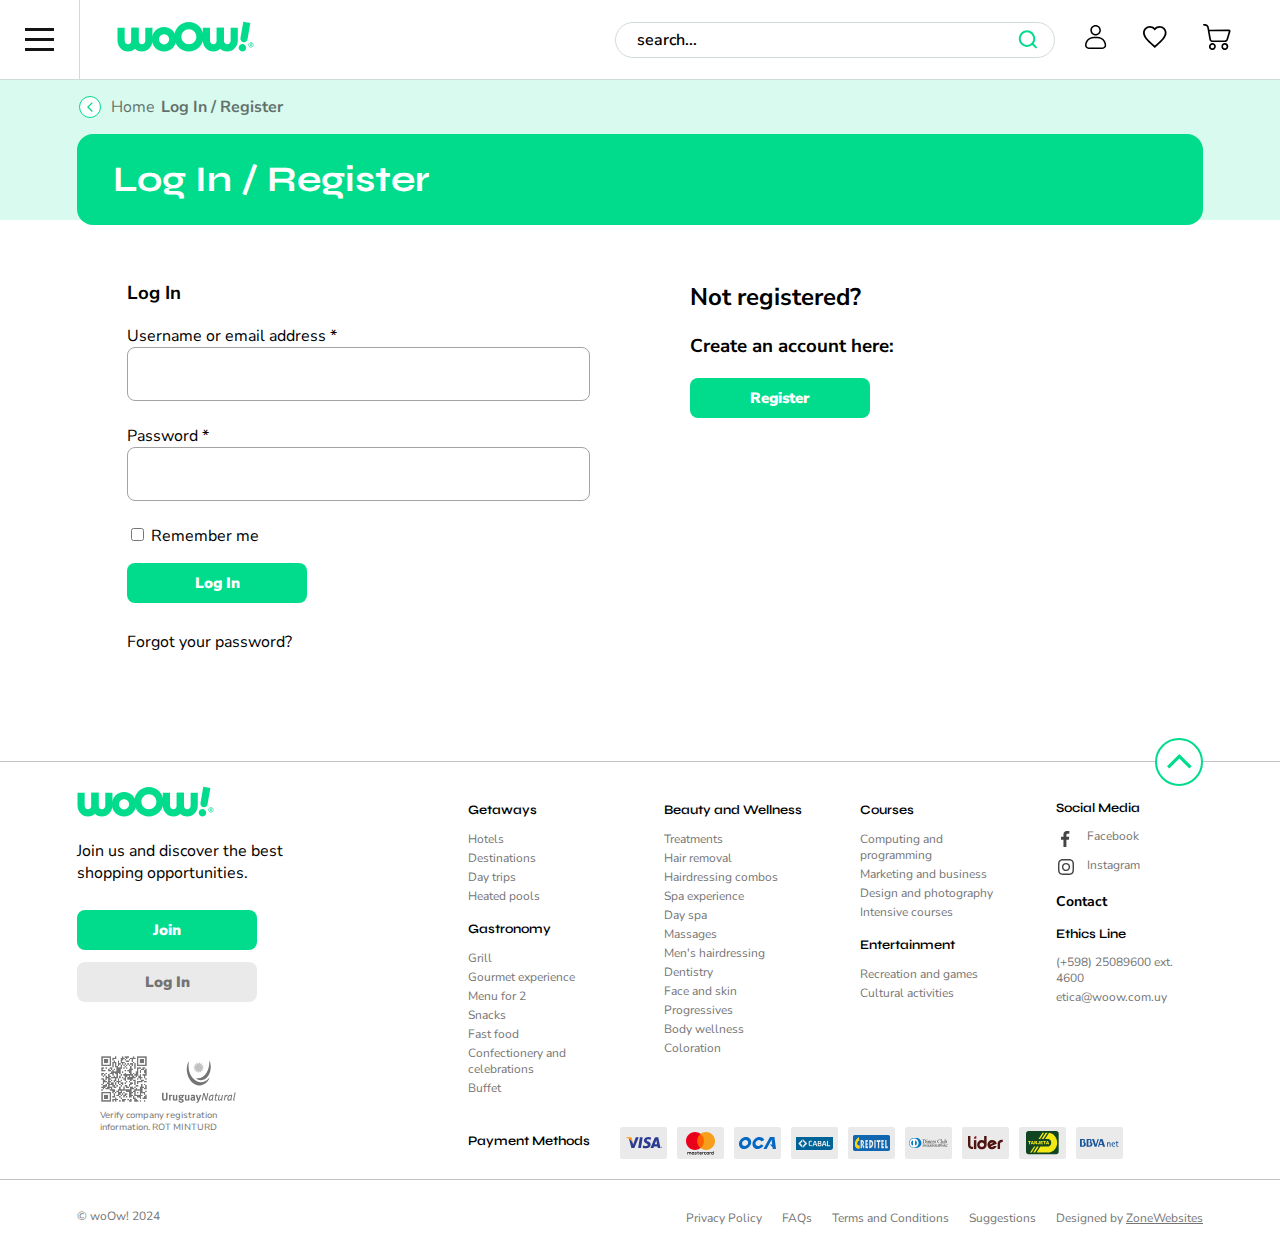
<file: public/src/login.html>
<!DOCTYPE html>
<html lang="en">
  <head>
    <meta charset="UTF-8" />
    <meta name="viewport" content="width=device-width, initial-scale=1.0" />
    <title>My account - woOw!</title>
    <meta
      content="This is a full-stack clone of https://woow.com.uy/ created by Abhishek, a UI Intern at E Global Soft Solutions. The frontend is built using HTML, CSS, and JavaScript with TailwindCSS for styling. The backend is developed with Django, a full-stack framework written in Python 3."
    />
    <!-- <link rel="stylesheet" href="./assets/css/tailwind/output.css" /> -->
    <link rel="stylesheet" href="./assets/css/base-fonts.css" />
    <link rel="stylesheet" href="./assets/css/style.css" media="all" />
    <link rel="stylesheet" href="./assets/css/login.css" media="all" />
    <!-- Favicon Here -->
    <link rel="shortcut icon" href="./assets/images/favicons/favicon-1-1.png" type="image/x-icon" />
  </head>
  <body>
    <!-- Navbar Section Starts Here -->
    <header>
      <div class="menu">
        <button onclick="document.querySelector('aside.menu').classList.add('open')">
          <img src="./assets/images/icons/menu.svg" alt="menu icon" draggable="false" />
        </button>
      </div>
      <div class="container">
        <a href="###" class="brand">
          <img src="./assets/images/logos/site-logo.svg" alt="site logo" dr />
        </a>
        <div class="options">
          <div class="search-container">
            <form action="" method="get" autocomplete="off">
              <input type="text" id="keyword" class="search-input_search" placeholder="search..." value="" name="s" />
            </form>
            <img src="./assets/images/icons/search.svg" alt="search icon" />
            <img src="./assets/images/icons/close.svg" alt="close icon" class="delete" />
            <div class="search_result">
              <div class="search-contained" tabindex="-1">
                <h2>Categories</h2>
                <hr />
                <p class="cat-term">Search "<b id="search_term"></b>" in:</p>
                <div class="search-categories">
                  <a cat-id="16" href="#"> Getaways </a>
                  <a cat-id="17" href="#"> Gastronomy </a>
                  <a cat-id="18" href="#"> Aesthetics and Wellness </a>
                  <a cat-id="19" href="#"> Entertainment </a>
                  <a cat-id="20" href="#"> Courses </a>
                </div>
                <h2>Products</h2>
                <hr />
                <div id="datafetch">
                  <ul>
                    <li>Loading...</li>
                  </ul>
                </div>
              </div>
              <a class="allresults" href="###">See all results</a>
            </div>
          </div>
          <a href="/public/src/login.html" class="d-only">
            <button class="profile">
              <img src="./assets/images/icons/profile.svg" alt="profile icon" />
            </button>
          </a>
          <a href="###" class="m-only">
            <button class="profile">
              <img src="./assets/images/icons/profile.svg" alt="profile icon" />
            </button>
          </a>
          <a href="###">
            <button class="like">
              <div class="dot" style="display: none"></div>
              <img src="./assets/images/icons/like.svg" alt="favorites icon" />
            </button>
          </a>
          <button class="cart">
            <img src="./assets/images/icons/cart.svg" alt="cart icon" />
          </button>
        </div>
      </div>
      <div class="class search-veil"></div>
    </header>
    <!-- Navbar Section Ends Here -->

    <!-- Sidebar Section Starts Here -->
    <aside class="menu">
      <div>
        <a href="###">Log In</a>

        <h4>Categories</h4>
        <div class="collapsible">
          <button onclick="this.parentNode.classList.toggle('open')">
            <h4>
              <svg viewBox="0 0 131 313" fill="none" xmlns="http://www.w3.org/2000/svg">
                <path d="M59.9577 206.461C40.3733 203.048 27.2504 184.367 30.6546 164.732L59.1935 0L130.117 12.3497L101.578 177.081C98.1742 196.717 79.5421 209.874 59.9577 206.461Z" fill="" />
                <path
                  d="M83.6981 279.124C93.3301 260.771 86.3061 238.061 68.0095 228.399C49.7129 218.737 27.0723 225.783 17.4403 244.136C7.80829 262.489 14.8323 285.2 33.1289 294.861C51.4255 304.523 74.0661 297.477 83.6981 279.124Z"
                  fill=""
                />
              </svg>
              Getaways
            </h4>
            <img src="./assets/images/icons/right.svg" alt="down arrow" />
          </button>
          <div>
            <a href="###"><b>All Getaways</b></a>
            <a href="###">Hotels</a>
            <a href="###">Destinations</a>
            <a href="###">Day in the countryside</a>
            <a href="###">Heated Pools</a>
          </div>
        </div>
        <div class="collapsible">
          <button onclick="this.parentNode.classList.toggle('open')">
            <h4>
              <svg viewBox="0 0 131 313" fill="none" xmlns="http://www.w3.org/2000/svg">
                <path d="M59.9577 206.461C40.3733 203.048 27.2504 184.367 30.6546 164.732L59.1935 0L130.117 12.3497L101.578 177.081C98.1742 196.717 79.5421 209.874 59.9577 206.461Z" fill="#f85f55" />
                <path
                  d="M83.6981 279.124C93.3301 260.771 86.3061 238.061 68.0095 228.399C49.7129 218.737 27.0723 225.783 17.4403 244.136C7.80829 262.489 14.8323 285.2 33.1289 294.861C51.4255 304.523 74.0661 297.477 83.6981 279.124Z"
                  fill="#f85f55"
                />
              </svg>
              Gastronomy
            </h4>
            <img src="./assets/images/icons/right.svg" alt="down arrow" />
          </button>
          <div>
            <a href="###"><b>All Gastronomy</b></a>
            <a href="###">Grill</a>
            <a href="###">Gourmet Experience</a>
            <a href="###">Menu for 2</a>
            <a href="###">Snacks</a>
            <a href="###">Quick Meals</a>
            <a href="###">Bakery and Celebrations</a>
            <a href="###">Buffet</a>
          </div>
        </div>
        <div class="collapsible">
          <button onclick="this.parentNode.classList.toggle('open')">
            <h4>
              <svg viewBox="0 0 131 313" fill="none" xmlns="http://www.w3.org/2000/svg">
                <path d="M59.9577 206.461C40.3733 203.048 27.2504 184.367 30.6546 164.732L59.1935 0L130.117 12.3497L101.578 177.081C98.1742 196.717 79.5421 209.874 59.9577 206.461Z" fill="" />
                <path
                  d="M83.6981 279.124C93.3301 260.771 86.3061 238.061 68.0095 228.399C49.7129 218.737 27.0723 225.783 17.4403 244.136C7.80829 262.489 14.8323 285.2 33.1289 294.861C51.4255 304.523 74.0661 297.477 83.6981 279.124Z"
                  fill=""
                />
              </svg>
              Aesthetics and Wellness
            </h4>
            <img src="./assets/images/icons/right.svg" alt="down arrow" />
          </button>
          <div>
            <a href="###"><b>All Aesthetics and Wellness</b></a>
            <a href="###">Treatments</a>
            <a href="###">Depilation</a>
            <a href="###">Hair Salon Combos</a>
            <a href="###">Spa Experience</a>
            <a href="###">Day Spa</a>
            <a href="###">Massages</a>
            <a href="###">Men's Hair Salon</a>
            <a href="###">Dentistry</a>
            <a href="###">Face and Skin</a>
            <a href="###">Progressive Treatments</a>
            <a href="###">Body Wellness</a>
            <a href="###">Hair Coloring</a>
          </div>
        </div>
        <div class="collapsible">
          <button onclick="this.parentNode.classList.toggle('open')">
            <h4>
              <svg viewBox="0 0 131 313" fill="none" xmlns="http://www.w3.org/2000/svg">
                <path d="M59.9577 206.461C40.3733 203.048 27.2504 184.367 30.6546 164.732L59.1935 0L130.117 12.3497L101.578 177.081C98.1742 196.717 79.5421 209.874 59.9577 206.461Z" fill="#e435ea" />
                <path
                  d="M83.6981 279.124C93.3301 260.771 86.3061 238.061 68.0095 228.399C49.7129 218.737 27.0723 225.783 17.4403 244.136C7.80829 262.489 14.8323 285.2 33.1289 294.861C51.4255 304.523 74.0661 297.477 83.6981 279.124Z"
                  fill="#e435ea"
                />
              </svg>
              Entertainment
            </h4>
            <img src="./assets/images/icons/right.svg" alt="down arrow" />
          </button>
          <div>
            <a href="###"><b>All Entertainment</b></a>
            <a href="###" cat-id="57">Recreation and Games</a>
            <a href="###" cat-id="58">Cultural Activities</a>
          </div>
        </div>
        <div class="collapsible">
          <button onclick="this.parentNode.classList.toggle('open')">
            <h4>
              <svg viewBox="0 0 131 313" fill="none" xmlns="http://www.w3.org/2000/svg">
                <path d="M59.9577 206.461C40.3733 203.048 27.2504 184.367 30.6546 164.732L59.1935 0L130.117 12.3497L101.578 177.081C98.1742 196.717 79.5421 209.874 59.9577 206.461Z" fill="" />
                <path
                  d="M83.6981 279.124C93.3301 260.771 86.3061 238.061 68.0095 228.399C49.7129 218.737 27.0723 225.783 17.4403 244.136C7.80829 262.489 14.8323 285.2 33.1289 294.861C51.4255 304.523 74.0661 297.477 83.6981 279.124Z"
                  fill=""
                />
              </svg>
              Courses
            </h4>
            <img src="./assets/images/icons/right.svg" alt="down arrow" />
          </button>
          <div>
            <a href="###"><b>All Courses</b></a>
            <a href="###">Computer Science and Programming</a>
            <a href="###">Marketing and Business</a>
            <a href="###">Design and Photography</a>
            <a href="###">Intensive Courses</a>
          </div>
        </div>

        <a href="###">Best Sellers</a>
        <a href="###">Get to Know woOw!</a>
        <a href="###">Offer Your Services</a>
        <a href="###">Help</a>
      </div>
      <button class="close" onclick="document.querySelector('aside.menu').classList.remove('open')">
        Close
        <img src="./assets/images/icons/close.svg" alt="close" />
      </button>
    </aside>
    <!-- Sidebar Section Ends Here -->

    <!-- Hamburger close Sidebar on Desktop View -->
    <div class="vail" onclick="document.querySelector('aside.menu').classList.remove('open')"></div>

    <!-- Login Form Starts Here -->
    <div class="woocommerce">
      <main>
        <div class="category-background flat"></div>
        <div class="breadcrumb">
          <a href="javascript:history.go(-1)" class="back">
            <img decoding="async" src="./assets/images/icons/up.svg" alt="back arrow" />
          </a>
          <ul>
            <li>Home</li>
            <li><a href="/public/src/login.html">Log In / Register</a></li>
          </ul>
        </div>
        <div class="hiro title">
          <h1>Log In / Register</h1>
        </div>

        <div class="content">
          <div class="u-columns col2-set" id="customer_login">
            <div class="form-content">
              <div class="woocommerce-notices-wrapper"></div>
              <h3>Log In</h3>
              <form class="woocommerce-form woocommerce-form-login login" method="post">
                <p class="woocommerce-form-row woocommerce-form-row--wide form-row form-row-wide">
                  <label for="username">Username or email address&nbsp;<span class="required">*</span></label>
                  <input type="text" class="woocommerce-Input woocommerce-Input--text input-text" name="username" id="username" autocomplete="username" value="" />
                </p>
                <p class="woocommerce-form-row woocommerce-form-row--wide form-row form-row-wide">
                  <label for="password">Password&nbsp;<span class="required">*</span></label>
                  <input class="woocommerce-Input woocommerce-Input--text input-text" type="password" name="password" id="password" autocomplete="current-password" />
                </p>
                <p class="form-row">
                  <label class="woocommerce-form__label woocommerce-form__label-for-checkbox woocommerce-form-login__rememberme">
                    <input class="terms woocommerce-form__input woocommerce-form__input-checkbox" name="rememberme" type="checkbox" id="rememberme" value="forever" /> <span>Remember me</span>
                  </label>
                  <input type="hidden" id="woocommerce-login-nonce" name="woocommerce-login-nonce" value="b9228c8004" /><input type="hidden" name="_wp_http_referer" value="/my-account/" />
                </p>
                <button type="submit" class="btn woocommerce-button button woocommerce-form-login__submit" name="login" value="Log In">Log In</button>
                <p class="woocommerce-LostPassword lost_password">
                  <a href="/public/src/forget-password.html">Forgot your password?</a>
                </p>
              </form>
            </div>
            <div class="form-content">
              <div class="u-column2 col-2">
                <h2>Not registered?</h2>
                <h3>Create an account here:</h3>
                <a href="/public/src/sign-up.html" class="btn">Register</a>
              </div>
            </div>
          </div>
        </div>
      </main>
    </div>
    <!-- Login Form Ends Here -->

    <!-- Footer Section Starts Here -->
    <footer>
      <div class="main">
        <button class="up" onclick="window.scrollTo({top: 0, behavior: 'smooth'})">
          <img src="./assets/images/icons/up.svg" alt="up arrow" />
        </button>
        <div class="side">
          <div>
            <img src="./assets/images/logos/site-logo.svg" alt="site logo" />
            <p>Join us and discover the best shopping opportunities.</p>
          </div>
          <div>
            <a href="../registro/index.html" class="btn">Join</a>
            <a href="mi-cuenta/index.html" class="btn secondary">Log In</a>
          </div>
          <div class="registry">
            <img src="./assets/images/qr_codes/site-qr-code.jpg" alt="QR" />
            <img src="./assets/images/icons/uruguay-natural.svg" alt="uruguay natural" />
            <span>Verify company registration information. ROT MINTURD</span>
          </div>
        </div>
        <div class="content">
          <div class="columns">
            <div>
              <div>
                <h4><a href="###">Getaways</a></h4>
                <a href="###">Hotels</a>
                <a href="###">Destinations</a>
                <a href="###">Day trips</a>
                <a href="###">Heated pools</a>
              </div>
              <div>
                <h4><a href="###">Gastronomy</a></h4>
                <a href="###">Grill</a>
                <a href="###">Gourmet experience</a>
                <a href="###">Menu for 2</a>
                <a href="###">Snacks</a>
                <a href="###">Fast food</a>
                <a href="###">Confectionery and celebrations</a>
                <a href="###">Buffet</a>
              </div>
            </div>
            <div>
              <div>
                <h4><a href="###">Beauty and Wellness</a></h4>
                <a href="###">Treatments</a>
                <a href="###">Hair removal</a>
                <a href="###">Hairdressing combos</a>
                <a href="###">Spa experience</a>
                <a href="###">Day spa</a>
                <a href="###">Massages</a>
                <a href="###">Men's hairdressing</a>
                <a href="###">Dentistry</a>
                <a href="###">Face and skin</a>
                <a href="###">Progressives</a>
                <a href="###">Body wellness</a>
                <a href="###">Coloration</a>
              </div>
            </div>
            <div>
              <div>
                <h4><a href="###">Courses</a></h4>
                <a href="###">Computing and programming</a>
                <a href="###">Marketing and business</a>
                <a href="###">Design and photography</a>
                <a href="###">Intensive courses</a>
              </div>
              <div>
                <h4><a href="###">Entertainment</a></h4>
                <a href="###">Recreation and games</a>
                <a href="###">Cultural activities</a>
              </div>
            </div>
            <div>
              <div class="sociallist">
                <h4>Social Media</h4>
                <a href="###" class="social"><img src="./assets/images/icons/facebook.svg" alt="Facebook logo" />Facebook</a>
                <a href="###" class="social"><img src="./assets/images/icons/instagram.svg" alt="Instagram logo" />Instagram</a>
              </div>
              <div>
                <a href="###"><h3 class="contact">Contact</h3></a>
                <h4>Ethics Line</h4>
                <a href="tel:59825089600">(+598) 25089600 ext. 4600</a>
                <a href="mailto:etica@woow.com.uy">etica@woow.com.uy</a>
              </div>
            </div>
          </div>
          <div class="payment">
            <h4>Payment Methods</h4>
            <div class="methods">
              <div><img src="./assets/images/icons/visa.svg" alt="visa" /></div>
              <div><img src="./assets/images/icons/master-card.svg" alt="master card" /></div>
              <div><img src="./assets/images/icons/oca.svg" alt="oca" /></div>
              <div><img src="./assets/images/icons/cabal.svg" alt="cabal" /></div>
              <div><img src="./assets/images/icons/creditel.svg" alt="creditel" /></div>
              <div><img src="./assets/images/icons/dinersclub.svg" alt="dinersclub" /></div>
              <div><img src="./assets/images/icons/lider.svg" alt="lider" /></div>
              <div><img src="./assets/images/icons/tarjetad.svg" alt="tarjetad" /></div>
              <div><img src="./assets/images/icons/bbvanet.svg" alt="bbvanet" /></div>
            </div>
          </div>
        </div>
      </div>
      <hr />
      <div class="legal">
        &copy; woOw! 2024
        <div class="links">
          <a href="###">Privacy Policy</a>
          <a href="###">FAQs</a>
          <a href="###">Terms and Conditions</a>
          <a href="###">Suggestions</a>
          <a href="###">Designed by <u>ZoneWebsites</u></a>
        </div>
      </div>
    </footer>
    <!-- Footer Section Ends Here -->
  </body>
</html>
</file>
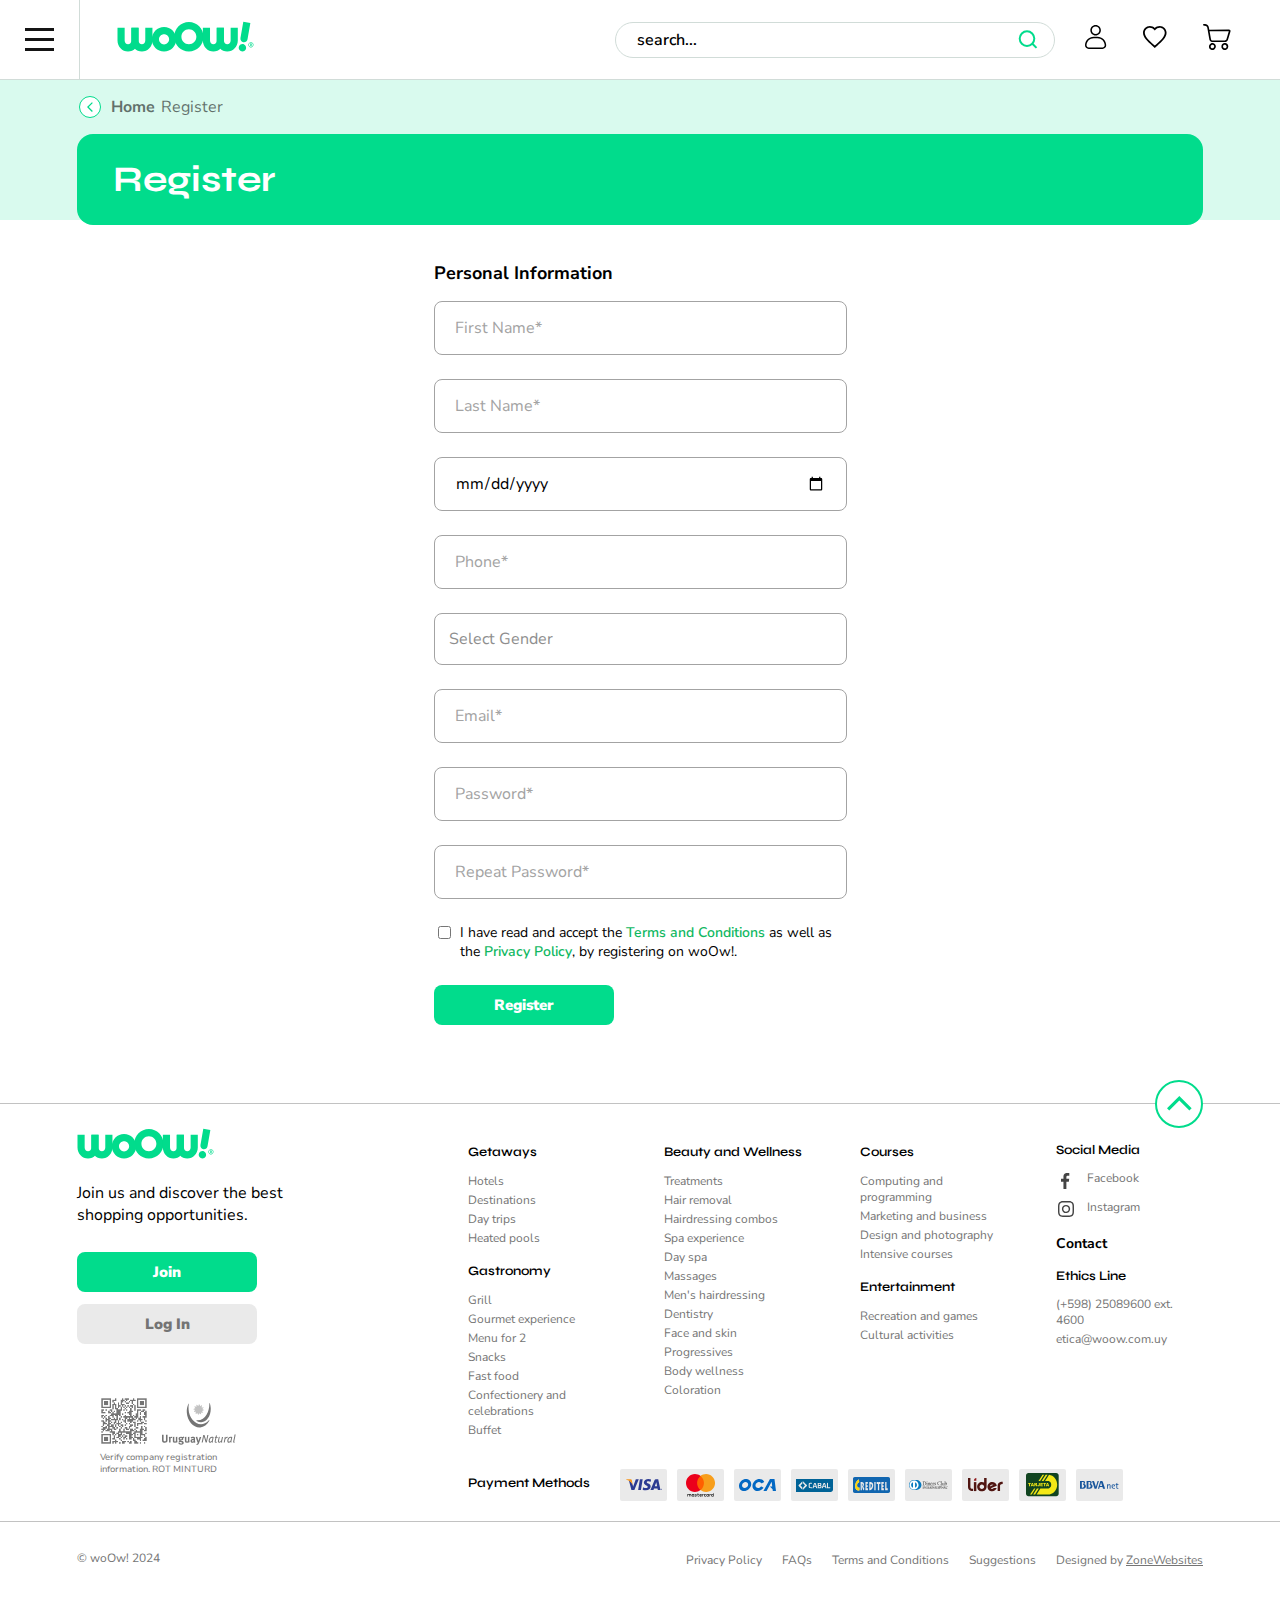
<file: public/src/sign-up.html>
<!DOCTYPE html>
<html lang="en">
  <head>
    <meta charset="UTF-8" />
    <meta name="viewport" content="width=device-width, initial-scale=1.0" />
    <title>My account - woOw!</title>
    <meta
      content="This is a full-stack clone of https://woow.com.uy/ created by Abhishek, a UI Intern at E Global Soft Solutions. The frontend is built using HTML, CSS, and JavaScript with TailwindCSS for styling. The backend is developed with Django, a full-stack framework written in Python 3."
    />
    <!-- <link rel="stylesheet" href="./assets/css/tailwind/output.css" /> -->
    <!-- <link rel="stylesheet" href="./assets/css/base-fonts.css" /> -->
    <link rel="stylesheet" href="./assets/css/style.css" />
    <link rel="stylesheet" href="./assets/css/sign-up.css" />
    <!-- Favicon Here -->
    <link rel="shortcut icon" href="./assets/images/favicons/favicon-1-1.png" type="image/x-icon" />
  </head>
  <body>
    <!-- Navbar Section Starts Here -->
    <header>
      <div class="menu">
        <button onclick="document.querySelector('aside.menu').classList.add('open')">
          <img src="./assets/images/icons/menu.svg" alt="menu icon" draggable="false" />
        </button>
      </div>
      <div class="container">
        <a href="###" class="brand">
          <img src="./assets/images/logos/site-logo.svg" alt="site logo" dr />
        </a>
        <div class="options">
          <div class="search-container">
            <form action="" method="get" autocomplete="off">
              <input type="text" id="keyword" class="search-input_search" placeholder="search..." value="" name="s" />
            </form>
            <img src="./assets/images/icons/search.svg" alt="search icon" />
            <img src="./assets/images/icons/close.svg" alt="close icon" class="delete" />
            <div class="search_result">
              <div class="search-contained" tabindex="-1">
                <h2>Categories</h2>
                <hr />
                <p class="cat-term">Search "<b id="search_term"></b>" in:</p>
                <div class="search-categories">
                  <a cat-id="16" href="###"> Getaways </a>
                  <a cat-id="17" href="###"> Gastronomy </a>
                  <a cat-id="18" href="###"> Aesthetics and Wellness </a>
                  <a cat-id="19" href="###"> Entertainment </a>
                  <a cat-id="20" href="###"> Courses </a>
                </div>
                <h2>Products</h2>
                <hr />
                <div id="datafetch">
                  <ul>
                    <li>Loading...</li>
                  </ul>
                </div>
              </div>
              <a class="allresults" href="###">See all results</a>
            </div>
          </div>
          <a href="/public/src/login.html" class="d-only">
            <button class="profile">
              <img src="./assets/images/icons/profile.svg" alt="profile icon" />
            </button>
          </a>
          <a href="###" class="m-only">
            <button class="profile">
              <img src="./assets/images/icons/profile.svg" alt="profile icon" />
            </button>
          </a>
          <a href="###">
            <button class="like">
              <div class="dot" style="display: none"></div>
              <img src="./assets/images/icons/like.svg" alt="favorites icon" />
            </button>
          </a>
          <button class="cart">
            <img src="./assets/images/icons/cart.svg" alt="cart icon" />
          </button>
        </div>
      </div>
      <div class="class search-veil"></div>
    </header>
    <!-- Navbar Section Ends Here -->

    <!-- Sidebar Section Starts Here -->
    <aside class="menu">
      <div>
        <a href="###">Log In</a>

        <h4>Categories</h4>
        <div class="collapsible">
          <button onclick="this.parentNode.classList.toggle('open')">
            <h4>
              <svg viewBox="0 0 131 313" fill="none" xmlns="http://www.w3.org/2000/svg">
                <path d="M59.9577 206.461C40.3733 203.048 27.2504 184.367 30.6546 164.732L59.1935 0L130.117 12.3497L101.578 177.081C98.1742 196.717 79.5421 209.874 59.9577 206.461Z" fill="" />
                <path
                  d="M83.6981 279.124C93.3301 260.771 86.3061 238.061 68.0095 228.399C49.7129 218.737 27.0723 225.783 17.4403 244.136C7.80829 262.489 14.8323 285.2 33.1289 294.861C51.4255 304.523 74.0661 297.477 83.6981 279.124Z"
                  fill=""
                />
              </svg>
              Getaways
            </h4>
            <img src="./assets/images/icons/right.svg" alt="down arrow" />
          </button>
          <div>
            <a href="###"><b>All Getaways</b></a>
            <a href="###">Hotels</a>
            <a href="###">Destinations</a>
            <a href="###">Day in the countryside</a>
            <a href="###">Heated Pools</a>
          </div>
        </div>
        <div class="collapsible">
          <button onclick="this.parentNode.classList.toggle('open')">
            <h4>
              <svg viewBox="0 0 131 313" fill="none" xmlns="http://www.w3.org/2000/svg">
                <path d="M59.9577 206.461C40.3733 203.048 27.2504 184.367 30.6546 164.732L59.1935 0L130.117 12.3497L101.578 177.081C98.1742 196.717 79.5421 209.874 59.9577 206.461Z" fill="#f85f55" />
                <path
                  d="M83.6981 279.124C93.3301 260.771 86.3061 238.061 68.0095 228.399C49.7129 218.737 27.0723 225.783 17.4403 244.136C7.80829 262.489 14.8323 285.2 33.1289 294.861C51.4255 304.523 74.0661 297.477 83.6981 279.124Z"
                  fill="#f85f55"
                />
              </svg>
              Gastronomy
            </h4>
            <img src="./assets/images/icons/right.svg" alt="down arrow" />
          </button>
          <div>
            <a href="###"><b>All Gastronomy</b></a>
            <a href="###">Grill</a>
            <a href="###">Gourmet Experience</a>
            <a href="###">Menu for 2</a>
            <a href="###">Snacks</a>
            <a href="###">Quick Meals</a>
            <a href="###">Bakery and Celebrations</a>
            <a href="###">Buffet</a>
          </div>
        </div>
        <div class="collapsible">
          <button onclick="this.parentNode.classList.toggle('open')">
            <h4>
              <svg viewBox="0 0 131 313" fill="none" xmlns="http://www.w3.org/2000/svg">
                <path d="M59.9577 206.461C40.3733 203.048 27.2504 184.367 30.6546 164.732L59.1935 0L130.117 12.3497L101.578 177.081C98.1742 196.717 79.5421 209.874 59.9577 206.461Z" fill="" />
                <path
                  d="M83.6981 279.124C93.3301 260.771 86.3061 238.061 68.0095 228.399C49.7129 218.737 27.0723 225.783 17.4403 244.136C7.80829 262.489 14.8323 285.2 33.1289 294.861C51.4255 304.523 74.0661 297.477 83.6981 279.124Z"
                  fill=""
                />
              </svg>
              Aesthetics and Wellness
            </h4>
            <img src="./assets/images/icons/right.svg" alt="down arrow" />
          </button>
          <div>
            <a href="###"><b>All Aesthetics and Wellness</b></a>
            <a href="###">Treatments</a>
            <a href="###">Depilation</a>
            <a href="###">Hair Salon Combos</a>
            <a href="###">Spa Experience</a>
            <a href="###">Day Spa</a>
            <a href="###">Massages</a>
            <a href="###">Men's Hair Salon</a>
            <a href="###">Dentistry</a>
            <a href="###">Face and Skin</a>
            <a href="###">Progressive Treatments</a>
            <a href="###">Body Wellness</a>
            <a href="###">Hair Coloring</a>
          </div>
        </div>
        <div class="collapsible">
          <button onclick="this.parentNode.classList.toggle('open')">
            <h4>
              <svg viewBox="0 0 131 313" fill="none" xmlns="http://www.w3.org/2000/svg">
                <path d="M59.9577 206.461C40.3733 203.048 27.2504 184.367 30.6546 164.732L59.1935 0L130.117 12.3497L101.578 177.081C98.1742 196.717 79.5421 209.874 59.9577 206.461Z" fill="#e435ea" />
                <path
                  d="M83.6981 279.124C93.3301 260.771 86.3061 238.061 68.0095 228.399C49.7129 218.737 27.0723 225.783 17.4403 244.136C7.80829 262.489 14.8323 285.2 33.1289 294.861C51.4255 304.523 74.0661 297.477 83.6981 279.124Z"
                  fill="#e435ea"
                />
              </svg>
              Entertainment
            </h4>
            <img src="./assets/images/icons/right.svg" alt="down arrow" />
          </button>
          <div>
            <a href="###"><b>All Entertainment</b></a>
            <a href="###" cat-id="57">Recreation and Games</a>
            <a href="###" cat-id="58">Cultural Activities</a>
          </div>
        </div>
        <div class="collapsible">
          <button onclick="this.parentNode.classList.toggle('open')">
            <h4>
              <svg viewBox="0 0 131 313" fill="none" xmlns="http://www.w3.org/2000/svg">
                <path d="M59.9577 206.461C40.3733 203.048 27.2504 184.367 30.6546 164.732L59.1935 0L130.117 12.3497L101.578 177.081C98.1742 196.717 79.5421 209.874 59.9577 206.461Z" fill="" />
                <path
                  d="M83.6981 279.124C93.3301 260.771 86.3061 238.061 68.0095 228.399C49.7129 218.737 27.0723 225.783 17.4403 244.136C7.80829 262.489 14.8323 285.2 33.1289 294.861C51.4255 304.523 74.0661 297.477 83.6981 279.124Z"
                  fill=""
                />
              </svg>
              Courses
            </h4>
            <img src="./assets/images/icons/right.svg" alt="down arrow" />
          </button>
          <div>
            <a href="###"><b>All Courses</b></a>
            <a href="###">Computer Science and Programming</a>
            <a href="###">Marketing and Business</a>
            <a href="###">Design and Photography</a>
            <a href="###">Intensive Courses</a>
          </div>
        </div>

        <a href="###">Best Sellers</a>
        <a href="###">Get to Know woOw!</a>
        <a href="###">Offer Your Services</a>
        <a href="###">Help</a>
      </div>
      <button class="close" onclick="document.querySelector('aside.menu').classList.remove('open')">
        Close
        <img src="./assets/images/icons/close.svg" alt="close" />
      </button>
    </aside>
    <!-- Sidebar Section Ends Here -->

    <!-- Hamburger close Sidebar on Desktop View -->
    <div class="vail" onclick="document.querySelector('aside.menu').classList.remove('open')"></div>

    <!-- Signup Section Starts Here -->
    <main>
      <div class="category-background flat"></div>
      <div class="breadcrumb">
        <a href="javascript:history.go(-1)" class="back">
          <img src="./assets/images/icons/up.svg" alt="back arrow" />
        </a>
        <ul>
          <li><a href="/public/src/login.html">Home</a></li>
          <li>Register</li>
        </ul>
      </div>
      <div class="hiro title">
        <h1>Register</h1>
      </div>
      <section class="register">
        <div class="content">
          <form id="registration-form" method="post" class="woocommerce-form woocommerce-form-register register">
            <h3>Personal Information</h3>
            <div class="input-container">
              <input type="text" placeholder="First Name*" name="firstName" id="firstName" value="" />
            </div>
            <div class="input-container">
              <input type="text" placeholder="Last Name*" name="lastName" id="lastName" value="" />
            </div>

            <div class="input-container">
              <input type="date" placeholder="Date of Birth*" name="birthDate" id="birthDate" value="" />
            </div>
            <div class="input-container">
              <input type="text" placeholder="Phone*" name="phone" id="phone" value="" />
            </div>
            <div class="select-container">
              <button class="select" type="button">
                Select Gender
              </button>
              <ul class="options">
                <button type="button" data-value="M">Male</button>
                <button type="button" data-value="F">Female</button>
                <button type="button" data-value="X">Not Specified</button>
              </ul>
              <input type="text" style="display: none" id="gender" name="gender" class="select-ghost" />
            </div>

            <div class="input-container">
              <input type="email" placeholder="Email*" name="email" id="email" value="" />
            </div>

            <div class="input-container">
              <input type="password" placeholder="Password*" name="password" id="password" value="" />
            </div>

            <div class="input-container">
              <input type="password" placeholder="Repeat Password*" name="repeatPassword" id="repeatPassword" value="" />
            </div>

            <div class="input-container terms">
              <input class="terms" type="checkbox" name="terms" id="terms" required />
              <label for="terms">
                I have read and accept the <a href="###" target="_blank" rel="noopener noreferrer">Terms and Conditions</a> as well as the
                <a href="###" target="_blank" rel="noopener noreferrer">Privacy Policy</a>, by registering on woOw!.
              </label>
            </div>

            <span id="terms-error"></span>

            <span class="error" id="responseError"></span>

            <div class="buttons">
              <button type="submit" class="btn btn-primary ld-ext-right">
                Register
                <div class="ld ld-ring ld-spin"></div>
              </button>
            </div>
          </form>
        </div>
      </section>
    </main>
    <!-- Signup Section Ends Here -->


    <!-- Footer Section Starts Here -->
    <footer>
      <div class="main">
        <button class="up" onclick="window.scrollTo({top: 0, behavior: 'smooth'})">
          <img src="./assets/images/icons/up.svg" alt="up arrow" />
        </button>
        <div class="side">
          <div>
            <img src="./assets/images/logos/site-logo.svg" alt="site logo" />
            <p>Join us and discover the best shopping opportunities.</p>
          </div>
          <div>
            <a href="../registro/index.html" class="btn">Join</a>
            <a href="mi-cuenta/index.html" class="btn secondary">Log In</a>
          </div>
          <div class="registry">
            <img src="./assets/images/qr_codes/site-qr-code.jpg" alt="QR" />
            <img src="./assets/images/icons/uruguay-natural.svg" alt="uruguay natural" />
            <span>Verify company registration information. ROT MINTURD</span>
          </div>
        </div>
        <div class="content">
          <div class="columns">
            <div>
              <div>
                <h4><a href="###">Getaways</a></h4>
                <a href="###">Hotels</a>
                <a href="###">Destinations</a>
                <a href="###">Day trips</a>
                <a href="###">Heated pools</a>
              </div>
              <div>
                <h4><a href="###">Gastronomy</a></h4>
                <a href="###">Grill</a>
                <a href="###">Gourmet experience</a>
                <a href="###">Menu for 2</a>
                <a href="###">Snacks</a>
                <a href="###">Fast food</a>
                <a href="###">Confectionery and celebrations</a>
                <a href="###">Buffet</a>
              </div>
            </div>
            <div>
              <div>
                <h4><a href="###">Beauty and Wellness</a></h4>
                <a href="###">Treatments</a>
                <a href="###">Hair removal</a>
                <a href="###">Hairdressing combos</a>
                <a href="###">Spa experience</a>
                <a href="###">Day spa</a>
                <a href="###">Massages</a>
                <a href="###">Men's hairdressing</a>
                <a href="###">Dentistry</a>
                <a href="###">Face and skin</a>
                <a href="###">Progressives</a>
                <a href="###">Body wellness</a>
                <a href="###">Coloration</a>
              </div>
            </div>
            <div>
              <div>
                <h4><a href="###">Courses</a></h4>
                <a href="###">Computing and programming</a>
                <a href="###">Marketing and business</a>
                <a href="###">Design and photography</a>
                <a href="###">Intensive courses</a>
              </div>
              <div>
                <h4><a href="###">Entertainment</a></h4>
                <a href="###">Recreation and games</a>
                <a href="###">Cultural activities</a>
              </div>
            </div>
            <div>
              <div class="sociallist">
                <h4>Social Media</h4>
                <a href="###" class="social"><img src="./assets/images/icons/facebook.svg" alt="Facebook logo" />Facebook</a>
                <a href="###" class="social"><img src="./assets/images/icons/instagram.svg" alt="Instagram logo" />Instagram</a>
              </div>
              <div>
                <a href="###"><h3 class="contact">Contact</h3></a>
                <h4>Ethics Line</h4>
                <a href="tel:59825089600">(+598) 25089600 ext. 4600</a>
                <a href="mailto:etica@woow.com.uy">etica@woow.com.uy</a>
              </div>
            </div>
          </div>
          <div class="payment">
            <h4>Payment Methods</h4>
            <div class="methods">
              <div><img src="./assets/images/icons/visa.svg" alt="visa" /></div>
              <div><img src="./assets/images/icons/master-card.svg" alt="master card" /></div>
              <div><img src="./assets/images/icons/oca.svg" alt="oca" /></div>
              <div><img src="./assets/images/icons/cabal.svg" alt="cabal" /></div>
              <div><img src="./assets/images/icons/creditel.svg" alt="creditel" /></div>
              <div><img src="./assets/images/icons/dinersclub.svg" alt="dinersclub" /></div>
              <div><img src="./assets/images/icons/lider.svg" alt="lider" /></div>
              <div><img src="./assets/images/icons/tarjetad.svg" alt="tarjetad" /></div>
              <div><img src="./assets/images/icons/bbvanet.svg" alt="bbvanet" /></div>
            </div>
          </div>
        </div>
      </div>
      <hr />
      <div class="legal">
        &copy; woOw! 2024
        <div class="links">
          <a href="###">Privacy Policy</a>
          <a href="###">FAQs</a>
          <a href="###">Terms and Conditions</a>
          <a href="###">Suggestions</a>
          <a href="###">Designed by <u>ZoneWebsites</u></a>
        </div>
      </div>
    </footer>
    <!-- Footer Section Ends Here -->
  </body>
</html>
</file>
<file: assets/css/base-fonts.css>
@font-face {
    font-family: 'Nunito Sans';
    src: url('../fonts/Nunito-Medium.ttf') format('truetype');
}

@font-face {
    font-family: 'Syne';

    src: url('../fonts/Syne-Medium.eot');
    src: url('../fonts/Syne-Mediumd41dd41d.eot?#iefix') format('embedded-opentype'),
        url('../fonts/Syne-Medium.woff2') format('woff2'),
        url('../fonts/Syne-Medium.woff') format('woff'),
        url('../fonts/Syne-Medium.ttf') format('truetype'),
        url('../fonts/Syne-Medium.svg#Syne-Medium') format('svg');
    font-weight: 500;
    font-style: normal;
    font-display: swap;
}

@font-face {
    font-family: 'Syne';

    src: url('../fonts/Syne-ExtraBold.eot');
    src: url('../fonts/Syne-ExtraBoldd41dd41d.eot?#iefix') format('embedded-opentype'),
        url('../fonts/Syne-ExtraBold.woff2') format('woff2'),
        url('../fonts/Syne-ExtraBold.woff') format('woff'),
        url('../fonts/Syne-ExtraBold.ttf') format('truetype'),
        url('../fonts/Syne-ExtraBold.svg#Syne-ExtraBold') format('svg');
    font-weight: bold;
    font-style: normal;
    font-display: swap;
}

@font-face {
    font-family: 'Syne';

    src: url('../fonts/Syne-Bold.eot');
    src: url('../fonts/Syne-Boldd41dd41d.eot?#iefix') format('embedded-opentype'),
        url('../fonts/Syne-Bold.woff2') format('woff2'),
        url('../fonts/Syne-Bold.woff') format('woff'),
        url('../fonts/Syne-Bold.ttf') format('truetype'),
        url('../fonts/Syne-Bold.svg#Syne-Bold') format('svg');
    font-weight: bold;
    font-style: normal;
    font-display: swap;
}

@font-face {
    font-family: 'Syne';

    src: url('../fonts/Syne-Regular.eot');
    src: url('../fonts/Syne-Regulard41dd41d.eot?#iefix') format('embedded-opentype'),
        url('../fonts/Syne-Regular.woff2') format('woff2'),
        url('../fonts/Syne-Regular.woff') format('woff'),
        url('../fonts/Syne-Regular.ttf') format('truetype'),
        url('../fonts/Syne-Regular.svg#Syne-Regular') format('svg');
    font-weight: normal;
    font-style: normal;
    font-display: swap;
}

@font-face {
    font-family: 'Syne';

    src: url('../fonts/Syne-SemiBold.eot');
    src: url('../fonts/Syne-SemiBoldd41dd41d.eot?#iefix') format('embedded-opentype'),
        url('../fonts/Syne-SemiBold.woff2') format('woff2'),
        url('../fonts/Syne-SemiBold.woff') format('woff'),
        url('../fonts/Syne-SemiBold.ttf') format('truetype'),
        url('../fonts/Syne-SemiBold.svg#Syne-SemiBold') format('svg');
    font-weight: 600;
    font-style: normal;
    font-display: swap;
}


* {
    font-family: 'Nunito Sans', 'Nunito', sans-serif;
}
</file>
<file: assets/css/base-theme.css>
:root {
    --cw: 1126px;
    /*  content-width */
    --lg: #D1DCD8;
    /* lightgray */
    --gr: #01dc8c;
    /* green woow color */
    --grh: #0bc682;
    /* green woow hover */
    --grt: #11B862;
    /* green woow color text */
    --grd: #055035;
    /* green dark woow color */
}

.btn {
    height: 40px;
    padding: 0 16px;
    border-radius: 8px;
    color: white;
    background-color: var(--gr);
    font-weight: 900;
    font-size: 15px;
    min-width: 180px;
    display: inline-block;
    text-align: center;
    cursor: pointer;
    box-sizing: border-box;
    margin-bottom: 12px;
    margin-right: 12px;
}

.btn:hover {
    background-color: var(--grh);
}

.btn.secondary {
    background-color: #EAEAEA;
    color: #747474;
}

.btn.wide {
    width: 100%;
}

a.btn:visited {
    color: white;
}

a.btn.secondary {
    color: #747474;
}

a.btn {
    line-height: 40px;
}

a {
    color: #000;
    text-decoration: none;

}

html,
body {
    margin: 0;
    padding: 0;
}

html {
    overflow-x: hidden;
    overflow-y: auto;
    width: 100vw;
}

body {
    overflow: hidden;
}

button img {
    user-select: none;
    pointer-events: none;
}

::-webkit-scrollbar {
    width: 10px;
}

/* Track */
::-webkit-scrollbar-track {
    background: #eaeaea;
    border-radius: 10px;
}

/* Handle */
::-webkit-scrollbar-thumb {
    background: #D9D9D9;
    border-radius: 10px;
}

/* Handle on hover */
::-webkit-scrollbar-thumb:hover {
    background: #c2c2c2;
}

.swiper {
    height: 100%;
}
</file>
<file: assets/css/style.css>
header {
    position: fixed;
    top: 0;
    left: 0;
    width: 100vw;
    right: 0;
    display: flex;
    align-items: center;
    border-bottom: solid 1px var(--lg);
    z-index: 5;
    background-color: white;
}

header .options {
    display: flex;
}

header .menu {
    padding: 16px 13px 11px;
    border-right: solid 1px var(--lg);
}

header .menu button {
    padding: 12px;
    display: block;
}

header .container {
    max-width: var(--cw);
    width: 100%;
    padding: 0 24px;
    display: flex;
    align-items: center;
    margin: auto;
}

header:after {
    content: " ";
    display: block;
    width: 86px;
}

header .options {
    flex: 1;
    align-items: center;
    justify-content: flex-end;
}

header .search-container {
    align-items: center;
    position: relative;
}

header .search-container input {
    padding: 6px 36px 6px 21px;
    box-sizing: border-box;
    font-size: 16px;
    border-radius: 18px;
    margin-right: 6px;
    border: none;
    width: 440px;
    min-width: 0px;
    border: solid 1px var(--lg);
    box-sizing: border-box;
    text-overflow: ellipsis;
}

header .search-container input::placeholder {
    color: black;
    font-weight: 600;
}

header .search-container input:focus {
    outline: none;
    border-color: #DDDDDD;
}

header .search-container>img {
    position: absolute;
    right: 18px;
    top: 4px;
    user-select: none;
    pointer-events: none;
}

header .search-container .delete {
    width: 14px;
    right: 21px;
    display: none;
    pointer-events: all;
    cursor: pointer;
    padding: 6px;
    filter: brightness(0);
}

header .search-container:has(input:focus.text)>img {
    display: none;
}

header .search-container:has(input:focus.text) .delete {
    display: block;
}

header .container .options button {
    padding: 10px 12px;
    margin-left: 12px;
    position: relative;
}

header .container .options button .dot {
    position: absolute;
    width: 10px;
    height: 10px;
    border: solid 1px white;
    background-color: var(--gr);
    top: 5px;
    right: 7px;
    border-radius: 100%;
    user-select: none;
}

header .container .options button.profile .dot {
    right: 10px;
}


header .container .options button .count {
    position: absolute;
    width: 16px;
    height: 16px;
    border: solid 1px white;
    color: white;
    font-size: 12px;
    font-weight: 800;
    background-color: var(--gr);
    top: 6px;
    right: 5px;
    border-radius: 100%;
    user-select: none;
}

@media screen and (max-width: 987px) {
    header .search-container input {
        width: calc(100vw - 500px);
    }
}

@media screen and (max-width: 1330px) {
    header:after {
        display: none;
    }

    .subcategories .row {
        padding: 0 24px;
        position: relative;
        left: -24px;
        right: -24px;
        width: calc(100% + 48px);
        box-sizing: border-box;
    }
}


button {
    border: none;
    background-color: transparent;
    cursor: pointer;
}


main {
    max-width: calc(var(--cw) + 48px);
    margin-top: 200px;
    margin: auto;
    width: 100%;
    box-sizing: border-box;
    padding: 0 24px;
    margin-top: 80px;
}


@media screen and (max-width: 1126px) {
    header .container::after {
        display: none;
    }

}

a:visited {
    color: initial;
}


.categories {
    display: flex;
    justify-content: space-between;
    margin-bottom: 22px;
    padding-top: 17px;
    align-items: flex-start;
    position: relative;
}

.categories>div {
    justify-content: space-between;
}


.categories a {
    display: flex;
    flex-direction: column;
    align-items: center;
    justify-content: flex-end;
    padding: 0;
    height: 80px;
    color: black;
    text-decoration: none;
    user-select: none;
}

@media screen and (min-width: 950px) {
    .categories a {
        width: auto !important;
    }
}

.categories a:after {
    content: " ";
    display: block;
    width: 120px;
    height: 3px;
    background-color: var(--color);
    opacity: 0;
    transition: opacity 200ms;
    margin-top: 9px;
}

.categories p {
    font-size: 16px;
    font-weight: 600;
    margin: 8px 0 0px;
    text-align: center;
    line-height: 100%;
    white-space: nowrap;
    -webkit-font-smoothing: antialiased;
}

.categories a.active:after {
    opacity: 1;
}

.categories-navbar-swiper {
    margin-top: 6.2rem;
}

@media screen and (max-width: 600px) {
    .categories-navbar-swiper {
        margin-top: 4.2rem;
    }
}




@media screen and (min-width: 600px) {
    .categories a:hover:after {
        opacity: 1;
    }

    .categories a:not(.active):hover img {
        transform: translateY(-5px);
    }

    body>aside.menu>div>a:hover,
    body>aside.menu .collapsible>button:hover h4 {
        background-color: #eaeaea;
    }
}

.categories a img {
    transition: transform 200ms;
    filter: brightness(0);
    pointer-events: none;
    user-select: none;
}

.categories a.active img {
    filter: none;
}



footer {
    border-top: solid 1px #c2c2c2;
    padding-top: 24px;
    padding-bottom: 28px;
}

footer .main {
    max-width: calc(var(--cw) + 48px);
    margin: auto;
    width: 100%;
    box-sizing: border-box;
    padding: 0 24px;
    display: grid;
    grid-template: "a d b" auto / 1fr minmax(auto, 0.5fr) 3fr;
    gap: 12px;
    position: relative;
}

footer .side {
    grid-area: a;
}

footer .content {
    grid-area: b;
}

footer .side {
    display: flex;
    flex-direction: column;
    justify-content: space-between;
    margin-bottom: 38px;
}

footer .side button {
    display: block;
    width: 180px;
    height: 40px;
    border-radius: 8px;
    font-weight: 900;
    background-color: #EAEAEA;
    margin-top: 10px;
    color: #747474;
}

footer .side .register {
    background-color: var(--gr);
    color: white;
}


footer .registry {
    padding: 0 23px;
    width: 150px;
    font-size: 9px;
    color: #747474;
    margin-top: 32px;
}

footer .registry img {
    margin-right: 12px;
    margin-bottom: 3px;
}

footer .columns {
    display: flex;
    flex-wrap: nowrap;
    justify-content: space-between;
}


footer .columns>div {
    width: 147px;
}


footer h4 {
    margin: 14px 0 10px;
    font-family: 'Syne';
    font-size: 13px;
    font-weight: 600;
}

footer h4 a {
    font-family: 'Syne';
    font-size: 13px;
    font-weight: 600;
    color: #000;
}

footer h4 a:visited {
    color: #000;
}


footer a {
    font-size: 12px;
    color: #747474;
    text-decoration: none;
    display: block;
    padding: 2px 0px 1px;
}


footer a:visited {
    color: #747474;
}

footer a:hover {
    color: #2e2e2e;
}

footer .social {
    display: grid;
    grid-template-columns: 20px auto;
    gap: 11px;
    height: 20px;
    margin-bottom: 6px;
}

footer .social img {
    place-self: center;
}

footer .sociallist {
    margin-bottom: 12px;
}

footer .contact {
    color: black;
    margin: 0;
}

footer .payment {
    display: flex;
    gap: 30px;
    margin-top: 30px;
    margin-bottom: 12px;
}

footer .payment h4 {
    margin: 0px;
    white-space: nowrap;
    margin-top: 6px;
}

footer .methods {
    gap: 10px;
    display: flex;
    align-items: center;
    flex-wrap: wrap;
    margin-right: -120px;
}

footer .methods>div {
    background-color: #EAEAEA;
    height: 32px;
    width: 47px;
    border-radius: 2px;
    display: flex;
    align-items: center;
    justify-content: center;
}

footer hr {
    border: solid 1px #c2c2c2;
    border-bottom: none;
}

footer .legal {
    max-width: calc(var(--cw) + 48px);
    margin: auto;
    width: 100%;
    box-sizing: border-box;
    padding: 0 24px;
    display: flex;
    justify-content: space-between;
    color: #747474;
    font-size: 12px;
    padding-top: 20px;
}

footer .legal .links {
    display: flex;
    align-items: center;
    gap: 20px;
}

footer .up {
    position: absolute;
    height: 48px;
    width: 48px;
    border: solid 2px var(--gr);
    border-radius: 100%;
    display: flex;
    align-items: center;
    justify-content: center;
    padding: 0;
    top: -48px;
    background-color: white;
    right: -48px;
    transition: background-color 300ms;
}

footer .up img {
    margin-left: 1px;
    margin-bottom: 1px;
    transition: filter 300ms;
}

footer .up:hover {
    background-color: var(--gr);
}

footer .up:hover img {
    filter: grayscale(1) brightness(10);
}

@media screen and (max-width: 1320px) {
    footer .up {
        right: 24px;
    }
}

.cards-carrousel .swiper-wrapper a {
    width: 260px !important;
}

.cards-carrousel .swiper-wrapper a:last-child {
    margin-right: 0px;
}

main>section.cards {
    margin: 60px 0 92px;
}

.cards {
    position: relative;
}

.cards-background {
    width: 100vw;
    position: absolute;
    user-select: none;
    pointer-events: none;
    left: 0;
    margin-top: 94px;
    height: 444px;
    background-image: var(--background);
    background-size: cover;
    background-position: bottom;
    background-repeat: no-repeat;
    pointer-events: none;
}

.cards .row {
    gap: 32px;
    display: flex;
    flex-wrap: nowrap;
    justify-content: flex-start;
    overflow: hidden;
    position: relative;
    left: -24px;
    width: 100%;
    padding: 0 24px;
    margin-bottom: 0px;
    padding-bottom: 32px;
}

.cards .row a {
    text-decoration: none;
    margin-right: 32px;
}

.cards .card {
    border-radius: 10px;
    border: solid 2px #EAEAEA;
    background-color: white;
    width: 260px;
    height: 440px;
    white-space: initial;
    padding: 0 14px 20px;
    box-sizing: border-box;
    position: relative;
    transition: box-shadow 150ms, border-color 150ms;
}

.cards .card:hover {
    box-shadow: 0 15px 20px #00000028;
    border-color: white;
}

.cards .card .image-container {
    border-radius: 10px;
    height: 236px;
    min-height: 236px;
    overflow: hidden;
    position: absolute;
    left: -2px;
    top: -2px;
    width: 260px;
    z-index: 1;
}

.cards .card .image-container .thumb {
    height: 236px;
}

.cards .card .image-container .thumb img {
    object-fit: cover;
    width: 100%;
    height: 100%;
    object-position: center;
}

.card .tags {
    position: absolute;
    top: 222px;
    display: flex;
    z-index: 1;
    left: 12px;
    gap: 1px;
}

.cards .card:before {
    content: "";
    display: block;
    min-height: 234px;
    width: 100%;
}

.cards .card .like {
    position: absolute;
    top: 14px;
    pointer-events: all;
    right: 16px;
}

.cards .card .like svg path {
    transition: fill 300ms ease-in-out;
}

.cards .card .like:hover svg path {
    fill: var(--gr);
}

.cards .card .medal {
    position: absolute;
    bottom: 14px;
    right: 14px;
    height: 33px;
    margin: 0;
    pointer-events: none;
    user-select: none;
}

.cards .card .medal img {
    filter: drop-shadow(0px 4px 6px #00000078);
}


.cards .card .stars {
    align-self: flex-end;
    margin-top: 7px;
    display: flex;
    align-items: center;
    gap: 1px;
    font-size: 10px;
    margin-bottom: 4px;
    float: right;
}

.cards .card .title {
    height: auto;
    max-height: 76px;
    margin-top: 28px;
    max-width: 100%;
    width: 100%;
    overflow: hidden;
    pointer-events: none;
    user-select: none;
}

.cards .card .title h3 {
    font-size: 16px;
    font-weight: 700;
    line-height: 132%;
    margin: 0;
    max-height: 41px;
    margin-bottom: 3px;
    overflow: hidden;
    text-overflow: ellipsis;
    user-select: none;
}

.card .seller {
    margin: 0px;
    margin-top: 12px;
    text-transform: uppercase;
    font-size: 10px;
}

.cards .card .location {
    font-size: 9px;
    font-weight: 600;
    margin-top: 6px;
    margin-bottom: 6px;
    overflow: hidden;
    white-space: nowrap;
    text-overflow: ellipsis;
    width: calc(100% - 26px);
    position: absolute;
    user-select: none;
}

.cards .card .sells {
    font-size: 8px;
    margin: 0;
    margin-top: 14px;
    position: absolute;
    bottom: 38px;
}

.cards .card .price {
    font-size: 18px;
    position: absolute;
    bottom: 14px;
    font-weight: bold;
    justify-self: flex-end;
    align-items: flex-end;
    margin: 0;
    display: flex;
    flex-direction: row;
    gap: 8px;
}

.cards .card .discount {
    font-size: 12px;
    line-height: 20px;
    text-decoration: line-through;
    font-weight: lighter;
    margin-bottom: 2px;
}

.cards .card .offer {
    color: var(--grd);
    background-color: var(--gr);
    font-size: 12px;
    line-height: 18px;
    height: 18px;
    border-radius: 20px;
    padding: 1px 10px;
    margin-bottom: 4px;
}

.cards>div.right,
.cards>div.left {
    position: absolute;
    z-index: 2;
    width: 120px;
    height: 418px;
    display: flex;
    align-items: center;
    box-sizing: border-box;
    transition: opacity 300ms;
}

.cards .arrow.swiper-button-disabled {
    opacity: 0;
    pointer-events: none;
}

.cards>div:has(.arrow.swiper-button-disabled) {
    opacity: 0;
    pointer-events: none;
}

.cards>div.right.hidden,
.cards>div.left.hidden {
    opacity: 0;
}

.cards>div.right>.arrow,
.cards>div.left>.arrow {
    position: initial;
}

.cards>div.right {
    right: -130px;
    justify-content: flex-end;
}

.cards>div.left {
    left: -120px;
    justify-content: flex-start;
}

.cards>div.left .arrow {
    position: absolute;
    left: auto;
    right: -24px;
}

.cards>div.right .arrow {
    position: absolute;
    right: auto;
    left: -24px;
}


.cards>div .arrow {
    height: 48px;
    width: 48px;
    opacity: 0;
    transition: opacity 300ms;
}

.cards:hover>div .arrow {
    opacity: 1;
}

.subcategories {
    position: relative;
    margin-bottom: 120px;
}


.subcategories h2 {
    font-size: 30px;
    font-weight: 600;
    font-family: 'Syne';
    margin-bottom: 40px;
    margin-top: 0;
    display: flex;
    align-items: center;
    justify-content: space-between;
}

.subcategories h2 a {
    font-family: "Nunito Sans", sans-serif;
    font-size: 16px;
    color: black;
    text-decoration: underline;
}

.subcategories .row {
    gap: 28px;
    justify-content: flex-start;
    white-space: nowrap;
    overflow: hidden;
    margin-bottom: 32px;
}

.subcategories .row .card {
    display: inline-block;
    position: relative;
    cursor: pointer;
    width: 100%;
    margin-right: 28px;
}

.subcategories .row a {
    text-decoration: none;
}


.subcategories .row .image-container {
    width: 100%;
    height: 172px;
    border-radius: 20px;
    overflow: hidden;
}

.subcategories .row .card a h3 {
    color: var(--wp--preset--color--black);
}

.subcategories .row .image-container img {
    width: 100%;
    height: 100%;
    object-fit: cover;
    pointer-events: none;
    user-select: none;
    transition: transform 300ms;
}

.subcategories .exclamation {
    position: absolute;
    top: 132px;
    left: 0px;
    height: 66px;
    pointer-events: none;
    user-select: none;
    width: 31px;
}

.subcategories .exclamation svg {
    height: 100%;
    width: auto;
}

.subcategories .card:hover .exclamation {
    animation: exclamation 300ms linear 0s 2 forwards;

}

@keyframes exclamation {
    0% {
        transform: rotate(0deg);
    }

    25% {
        transform: rotate(-20deg);
    }

    50% {
        transform: rotate(0deg);
    }

    75% {
        transform: rotate(20deg);
    }

    100% {
        transform: rotate(0deg);
    }
}

.indicators {
    height: 12px;
    display: flex;
    flex-direction: row;
    gap: 10px;
    justify-content: center;
}

.indicators>.swiper-pagination-bullet {
    width: 7px;
    height: 7px;
    background-color: #D9D9D9;
    border-radius: 10px;
    opacity: 1;
    margin: 0px !important;
}

.indicators>.swiper-pagination-bullet.swiper-pagination-bullet-active {
    background-color: var(--gr);
    transform: scale(1.4);
}

.arrow.right,
.arrow.left {
    height: 32px;
    width: 32px;
    border: solid 2px #151515;
    background-color: white;
    border-radius: 100%;
    display: flex;
    align-items: center;
    justify-content: center;
    position: absolute;
    box-sizing: border-box;
    transition: background-color 300ms;
    z-index: 2;
}

.arrow.right img,
.arrow.left img {
    margin-left: 3px;
    transition: filter 300ms;
}

.arrow.right {
    right: -16px;
}

.arrow.left {
    left: -16px;
    transform: rotate(180deg);
}

.arrow.right:hover,
.arrow.left:hover {
    background-color: #151515;
}

.arrow.right:hover img,
.arrow.left:hover img {
    filter: invert(0.85);
}

.breadcrumb {
    display: flex;
    align-items: center;
    padding-left: 2px;
}

.breadcrumb img {
    width: 10px;
    transform: rotate(-90deg);
}

.breadcrumb>.back {
    border: solid 1px var(--gr);
    background-color: white;
    display: inline-block;
    width: 20px;
    height: 20px;
    display: flex;
    align-items: center;
    justify-content: center;
    border-radius: 100%;
    margin-right: 10px;
}

.breadcrumb ul {
    display: flex;
    list-style: none;
    padding: 0;
    gap: 6px;
}

.breadcrumb ul>li .gt {
    user-select: none;
}

.breadcrumb ul .label {
    font-weight: 400;
}

section.newsletter-wrapper {
    background-color: #f8f8f8;
    border-radius: 10px;
    overflow: hidden;
    display: flex;
    align-items: center;
    margin-bottom: 92px;
    margin-top: 120px;
}

section.newsletter-wrapper>div {
    flex: 1;
    display: flex;
    flex-direction: column;
    align-items: center;
    gap: 28px;
    padding: 0 24px;
}

section.newsletter-wrapper>div>div {
    display: flex;
    align-items: center;
    flex-direction: row;
    gap: 12px;
    max-width: 608px;
    width: 100%;
}

section.newsletter-wrapper>div img {
    height: 30px;
    object-fit: contain;
    object-position: left;
    filter: brightness(0);
}

section.newsletter-wrapper .input img {
    height: 14px;
    user-select: none;
    pointer-events: none;
    position: absolute;
    left: 22px;
    object-fit: contain;
}

section.newsletter-wrapper .input input {
    background-color: transparent;
    padding: 8px 22px 7px 50px;
    border: none;
    flex: 1;
}

section.newsletter-wrapper .input input::placeholder {
    font-weight: 600;
    color: #000;
    flex: 1;
}

section.newsletter-wrapper img {
    user-select: none;
}

.bonus-wrapper {
    margin-top: 160px;
}

.bonus-wrapper .row {
    display: flex;
    flex-direction: row;
    flex-wrap: nowrap;
    justify-content: space-between;
    margin: 0 40px 120px;
    flex-wrap: wrap;
    row-gap: 24px;
}

@media screen and (max-width: 1100px) {
    .bonus-wrapper {
        margin-top: 120px;
    }

    .bonus-wrapper .row {
        display: grid;
        grid-template-columns: 1fr 1fr;
        gap: 64px 12px;
        place-items: center;
    }
}

.bonus-wrapper .row>div,
.bonus-wrapper .row .swiper-slide>div {
    align-self: center;
    max-width: 232px;
    display: grid;
    grid-template-columns: 58px 1fr;
    align-items: center;
    gap: 18px;
}

.bonus-wrapper .row .swiper-slide {
    display: flex;
    justify-content: center;
}

.bonus-wrapper .icon {
    background-color: var(--gr);
    padding: 12px;
    border-radius: 100%;
    width: 58px;
    height: 58px;
    box-sizing: border-box;
    display: flex;
    align-items: center;
    justify-content: center;
    user-select: none;
    pointer-events: none;
}

.bonus-wrapper .content h3 {
    color: var(--gr);
    font-size: 15px;
    font-weight: bolder;
    margin: 0;
    line-height: 20px;
}

.bonus-wrapper .content p {
    margin: 0;
    line-height: 20px;
    font-size: 13px;
}

body>aside.menu {
    position: fixed;
    left: 0px;
    width: 100%;
    max-width: 375px;
    background-color: white;
    z-index: 6;
    top: 80px;
    height: calc(100% - 80px);
    transform: translateX(-100%);
    opacity: 0;
    transition: transform 300ms ease, opacity 300ms;
}

body>aside.menu.open {
    transform: translateX(0px);
    opacity: 1;
}

body>.vail {
    content: " ";
    display: block;
    position: fixed;
    left: 0;
    right: 0;
    bottom: 0;
    top: 0;
    background-color: #00000047;
    opacity: 0;
    z-index: 5;
    pointer-events: none;
    transition: opacity 300ms ease;
}

body>aside.menu.open+.vail {
    opacity: 1;
    pointer-events: all;
}

body>aside.menu>div {
    height: calc(100vh - 124px);
    overflow-y: auto;
    overflow-x: hidden;
}

body>aside.menu h4 {
    font-size: 14px;
}

body>aside.menu a {
    font-weight: 700;
    text-decoration: none;
    font-size: 14px;
    letter-spacing: 0.2px;
    display: block;
}

body>aside.menu>div>a,
body>aside.menu h4 {
    background-color: white;
    border-bottom: solid 1px #eaeaea;
    height: 44px;
    line-height: 46px;
    padding: 0 24px;
    margin: 0;
    user-select: none;
    transition: background-color 300ms;
}

body>aside.menu>div>h4 {
    color: #747474;
}


body>aside.menu .collapsible h4 {
    margin-bottom: 8px;
    padding-left: 24px;
    display: flex;
    align-items: flex-start;
    align-items: center;
    gap: 8px;
}


body>aside.menu .collapsible h4 svg {
    height: 17px;
    margin-top: -2px;
}


body>aside.menu .collapsible {
    position: relative;
    background-color: #F8F8F8;
    overflow: hidden;
    display: grid;
    grid-template-rows: 44px 0fr;
    transition: grid-template-rows 300ms ease;
    border-bottom: solid 1px #eaeaea;
}

body>aside.menu .collapsible.open {
    grid-template-rows: 44px 1fr;
}

/* body>aside.menu .collapsible>button {
    padding: 0;
} */

body>aside.menu .collapsible>div {
    overflow: hidden;
    padding-left: 22px;
}

body>aside.menu .collapsible button>img {
    transform: rotate(90deg);
    height: 12px;
    transition: transform 300ms;
    position: absolute;
    right: 24px;
    top: 16px;
}

body>aside.menu .collapsible.open button>img {
    transform: rotate(-90deg);
}

body>aside.menu .collapsible>div a {
    padding: 4px 18px;
    font-weight: 400;
    color: black;
}

body>aside.menu .collapsible>div a:first-child {
    margin-top: 8px;
}

body>aside.menu .collapsible>div a:last-child {
    margin-bottom: 8px;
}

body>aside.menu .collapsible>div a:hover {
    font-weight: 600;
}

body>aside.menu .close {
    height: 44px;
    background-color: white;
    width: 100%;
    display: flex;
    align-items: center;
    justify-content: space-between;
    padding: 0 24px;
    font-weight: 800;
    color: var(--gr);
}

.pagination .current {
    background-color: var(--gr);
    color: #fff
}

.pagination a:hover:not(.active) {
    background-color: #EAEAEA;
}

.search-container form {
    margin-bottom: 0 !important;
}

@media screen and (min-width: 601px) {
    .m-only {
        display: none !important;
    }
}

@media screen and (max-width: 600px) {
    .d-only {
        display: none !important;
    }

    header {
        width: 100vw;
        display: grid;
        grid-template-columns: 48px 1fr;
        position: fixed;
        transition: left 300ms ease;
        top: 0;
    }

    header .menu {
        width: 48px;
        height: 48px;
        padding: 0;
        margin: 0;
    }

    header .menu button {
        padding: 17px;
    }

    header .menu img {
        width: 15px;
    }

    header .brand img {
        height: 24px;
        margin-top: 5px;
    }

    header .container {
        padding: 0;
        padding-left: 18px;
        padding-right: 6px;
        box-sizing: border-box;
        display: grid;
        grid-template-columns: auto 1fr;
    }

    header .search-container input {
        height: 24px;
        width: 72px;
        transition: width 300ms ease;
        padding: 7px 28px 7px 12px;
        text-overflow: ellipsis;
    }

    header .search-container>img {
        width: 20px;
        top: 2px;
        right: 12px;
    }


    header .search-container input::placeholder {
        opacity: 0;
    }

    header .search-container input:focus::placeholder {
        opacity: 1;
        font-size: 14px;
    }

    header:has(.search-container input:focus) {
        left: -174px;
        width: calc(100vw + 174px);
    }

    header .search-container input:focus {
        width: calc(80vw - 96px);
    }

    header .search-container:has(input:focus) {
        margin-right: 60px;
        margin-left: 24px;
    }

    header .search-container:has(input:focus):after {
        content: "cancel";
        position: absolute;
        right: -53px;
        top: 1px;
        font-size: 15px;
        color: #484848;
    }

    header .container .options button {
        margin: 0;
        padding: 12px 8px;
    }

    header .options button img {
        height: 16px;
    }

    body>aside.menu {
        max-width: 100%;
        top: 0;
        transform: translateY(-100%);
        padding-bottom: 0px;
        height: 100%;
    }

    body>aside.menu>div {
        height: calc(100% - 44px);
    }


    body>main {
        margin-top: 48px;
        padding: 0 24px;
    }

    .categories {
        margin-bottom: 13px;
        margin-left: -12px;
    }

    .categories a {
        justify-content: flex-start;
        height: 60px;
    }

    .categories p {
        white-space: initial;
    }

    .categories img {
        height: 30px;
    }

    .categories a:after {
        position: absolute;
        width: 46px;
        top: -26px;
    }

    .categories a p {
        font-size: 11px;
    }

    .bonus-wrapper .row>div {
        display: block;
        width: 100%;
        max-width: 100%;
    }

    .bonus-wrapper .row {
        margin-top: 80px;
        margin-bottom: 24px;
        display: block;
        margin: 0px 0 24px;
    }

    section.newsletter-wrapper {
        flex-direction: column;
        padding: 0 24px 32px;
        margin-bottom: 60px;
    }

    footer .main {
        grid-template: "a" auto "d" auto "b" auto / 1fr;
        gap: 0px;
    }

    footer .up img {
        width: 16px;
    }
}

@media screen and (max-width: 1024px) {
    .email-form-field img {
        top: 5px;
    }
    
    section.newsletter-wrapper img {
        align-self: stretch;
        object-fit: cover;
    }

    section.newsletter-wrapper>div>div.top {
        flex-direction: column-reverse;
        align-items: flex-start;
        padding-top: 30px;
    }

    footer .columns {
        display: grid;
        grid-template-columns: 1fr 1fr;
        grid-template-rows: auto auto;
        column-gap: 32px;
    }

    #email-wrapper {
        width: 100% !important;
    }
}

.search-container .search_result {
    display: none;
    z-index: -1;
    top: 34px;
    padding-top: 9px;
    padding-bottom: 1px;
    left: 0px;
    right: 6px;
    border-radius: 20px;
    box-sizing: border-box;
    position: absolute;
    background: white;
    display: none;
    overflow: hidden;
    min-width: 370px;
}

input#mupwp-form-save {
    height: 40px;
    padding: 0 16px;
    border-radius: 8px;
    color: white;
    background-color: var(--gr);
    font-weight: 900;
    font-size: 15px;
    min-width: 180px;
    display: block;
    text-align: center;
    cursor: pointer;
    box-sizing: border-box;
    border: none;
}

#email-wrapper  {
    display: flex;
    width: 84%;
    justify-content: space-between;
}

#email-wrapper .mupwp-form-field {
    margin: 0;
    flex: 1;
    position: relative;
}

#email-wrapper input#email {
    width: 100%;
    border: none;
    box-sizing: border-box;
    border: solid 1px #EAEAEA;
    background-color: white;
    border-radius: 100px;
    padding: 0 24px 0 48px;
    display: block;
    align-items: center;
    gap: 10px;
    flex: 1;
    position: relative;
    margin-left: -4px;
    height: 40px;
}


@media screen and (max-width: 1198px) {
    .email-form-field {
        width: 50% !important;
    }
}


@media screen and (max-width: 858px) {
    #email-wrapper {
        flex-direction: column;
        gap: 0.4rem;
    }
    .email-form-field, #mupwp-form-submit-container input {
        width: 93% !important;
    }

}
</file>
<file: assets/css/sign-up.css>
.hiro.title {
    background-color: var(--gr);
    border-radius: 16px;
    height: auto;
    width: 100%;
    box-sizing: border-box;
    padding: 0 45px 0 36px;
    margin-bottom: 36px;
}

.category-background {
    height: 140px;
}

.hiro.title h1 {
    font-size: 36px;
    color: white;
    font-family: 'Syne', sans-serif;
}

.select {
    position: relative;
    margin-bottom: 24px;
}

.select p {
    position: absolute;
    top: -32px;
    font-size: 16px;
    color: #333;
    margin: 0;
}

.select>button {
    height: 52px;
    width: 100%;
    border: solid 2px #eaeaea;
    border-radius: 8px;
    box-sizing: border-box;
    background-color: white;
    padding: 0 14px;
    font-size: 16px;
    text-align: left;
    color: #8e8e8e;
}

.select>button img {
    position: absolute;
    right: 16px;
    top: 20px;
    transform: rotate(90deg);
    width: 10px;
    filter: invert(0.1);
}

.select>button.selected {
    color: #575757;
}

.select>button:focus {
    border-color: white;
    box-shadow: 0px 4px 15px #00000025;
    outline: none;
}

.select .options {
    list-style: none;
    padding: 0;
    position: absolute;
    z-index: 2;
    background-color: white;
    border: solid 1px #eaeaea;
    box-shadow: 0px 4px 15px #00000039;
    border-radius: 8px;
    width: 100%;
    top: 46px;
    opacity: 0;
    pointer-events: none;
    transition: opacity 300ms;
}

.select>button:focus+.options,
.select .options:focus-within {
    opacity: 1;
    pointer-events: all;
}

.select .options button {
    padding: 12px 14px;
    width: 100%;
    text-align: left;
    color: #575757;
    font-size: 16px;
    transform-origin: left center;
    cursor: pointer;
}

.select .options button:hover {
    transform: scale(1.08);
}

main .content {
    grid-template-columns: 275px 1fr;
    margin-bottom: 66px;
    gap: 32px;
    /* min-height: calc(100vh - 320px); */
}

main .content aside {
    background-color: #f8f8f8;
    border-radius: 12px;
}

main .content .center {
    max-width: 650px;
    margin: 0px auto;
    width: 100%;
}

main .content h1 {
    font-family: 'Syne', sans-serif;
    font-size: 40px;
    font-weight: 600;
    margin-bottom: 33px;
    margin-top: 2px;
}

main .content form {
    margin: auto;
    max-width: 413px;
    width: 100%;
    position: relative;
    margin-top: 34px;
}

main .content form .edit {
    position: absolute;
    top: 0;
    right: 0;
    height: 24px;
    font-weight: 600;
    font-size: 12px;
    display: flex;
    align-items: center;
    padding: 0;
    justify-content: center;
    gap: 4px;
    user-select: none;
    background-color: #f8f8f8;
    border: solid 1px #eaeaea;
    padding: 0 20px;
    cursor: pointer;
    border-radius: 4px;
}

.center h3 {
    font-size: 18px;
    font-weight: 800;
    margin-bottom: 16px;
    margin-top: 0;
}

main .content form h3 {
    font-size: 18px;
    font-weight: bold;
    margin-bottom: 16px;
    margin-top: 55px;
}

main .content form h3:first-of-type {
    margin-top: 0px;
}

main .content .input-container {
    position: relative;
}

main .content input,
main .content textarea {
    width: 100%;
    height: 54px;
    border: solid 1px #A3A3A3;
    background-color: white;
    border-radius: 8px;
    font-size: 16px;
    padding: 17px 20px;
    box-sizing: border-box;
    margin-bottom: 24px;
}

main .content input:focus,
main .content textarea:focus {
    outline: none;
    border-color: #444444;
}

main .content textarea {
    max-height: 108px;
    height: 108px;
    min-height: 108px;
    resize: none;
    margin-bottom: 48px;
}

main .content textarea+p.count {
    bottom: 30px;
    color: #a3a3a3;
    top: auto;
}

main .content input::placeholder,
main .content textarea::placeholder {
    color: #A3A3A3;
}

main .content .select>button {
    border: solid 1px #A3A3A3;
    margin-bottom: 24px;
}

main .content .check {
    display: none;
    position: absolute;
    right: 20px;
    top: 18px;
    z-index: 1;
    height: 18px;
    pointer-events: none;
    user-select: none;
    filter: invert(57%) sepia(86%) saturate(1532%) hue-rotate(113deg) brightness(101%) contrast(99%);
}

main .content input.error {
    border-color: #F85555;
}

main .content input:has(+ label.error)::placeholder {
    color: transparent;
}

main .content .input-container label {
    position: absolute;
    top: 18px;
    margin: 0;
    right: 15px;
    user-select: none;
    font-size: 14px;
}

main .content .input-container label.error {
    color: #F85555;
    pointer-events: none;
}

main .content .input-container a {
    color: var(--grt);
    text-decoration: none;
}

main .content .buttons {
    display: flex;
    max-width: 413px;
    margin: auto;
    width: 100%;
}




main .content aside {
    padding-top: 40px;
}

main .content aside a {
    text-decoration: none;
}

main .content aside button {
    width: 100%;
    height: 40px;
    display: grid;
    grid-template-columns: 30px 1fr;
    align-items: center;
    justify-items: center;
    padding: 0 24px;
    gap: 10px;
    color: #747474;
}

main .content aside button img {
    filter: brightness(0) invert(0.5);
}

main .content aside button span {
    justify-self: start;
}

main .content aside button:hover,
main .content aside button.active {
    color: #151515;
}

main .content aside button:hover img,
main .content aside button.active img {
    filter: brightness(0) invert(0.1);
}

main .content aside button.active {
    background-color: #eaeaea;
}

.address {
    width: 100%;
    border: solid 1px #c2c2c2;
    padding: 19px 72px 14px 21px;
    border-radius: 18px;
    margin-bottom: 15px;
    box-sizing: border-box;
    position: relative;
}

.address h4,
.address h3,
.address p {
    margin: 0px;
}

.address h3 {
    color: var(--gr);
    text-transform: uppercase;
    font-size: 14px;
    margin-bottom: 4px;
}

.address h4 {
    font-size: 16px;
    font-weight: normal;
    margin-bottom: 6px;
}

.address p {
    font-size: 16px;
    color: #747474;
    margin-bottom: 3px;
}

main .select.dots {
    position: absolute;
    top: 9px;
    width: auto;
    right: 6px;
    border: none;
}

main .select.dots>button {
    width: auto;
    border: none;
    width: 32px;
    height: 32px;
}

.select.dots img {
    transform: none;
    position: initial;
    width: auto;
}

.select.dots button:focus {
    box-shadow: none;
}

.select.dots .options {
    right: 6px;
    width: 128px;
    top: 28px;
    border: solid 1px #eaeaea;
}

.select.dots .options button {
    padding: 9px 0;
    text-align: center;
    font-size: 11px;
    color: #747474;
}

.select.dots .options button:not(:first-child)::before {
    content: " ";
    display: block;
    height: 1px;
    width: 70px;
    background-color: #eaeaea;
    position: relative;
    top: -10px;
    left: 28px;
}

.select.dots .options button:hover {
    transform: none;
}

.select.dots .options .remove {
    color: #F85569;
}

.address .add {
    position: absolute;
    right: 16px;
    top: 18px;
    width: 32px;
    height: 32px;
    padding: 0px;
}

.address .add:hover {
    filter: brightness(0);
}

.select.dots .options button:hover {
    color: #141414;
}

.select.dots .options .remove:hover {
    color: #F85569;
}

.cards .grid {
    display: flex;
    flex-direction: row;
    flex-wrap: wrap;
    gap: 32px 18px;
    align-content: flex-start;
}

.cards .grid>a {
    text-decoration: none;
}


.background {
    background-image: url("../../../images/backgrounds/institucional.html");
    width: 100vw;
    height: calc(100vh - 470px);
    position: relative;
    left: -24px;
    background-size: cover;
    background-position-x: 0px;
    margin-bottom: -40px;
}

.card-data {
    border: solid 1px #eaeaea;
    padding: 19px 24px 12px;
    box-sizing: border-box;
    border-radius: 12px;
    display: grid;
    grid-template-columns: 80px 1fr;
    gap: 18px;
    margin-bottom: 16px;
}

.card-data img {
    width: 80px;
    height: 80px;
    border-radius: 12px;
    object-fit: cover;
    pointer-events: none;
    user-select: none;
}

.card-data p {
    margin-top: 0px;
    margin-bottom: 4px;
    font-size: 16px;
}

.card-data h4,
.card-data h3 {
    text-transform: uppercase;
    font-size: 14px;
    font-weight: 800;
    margin-top: 0px;
    margin-bottom: 13px;
}

.card-data .light {
    color: #747474;
}

.card-data a {
    margin-top: 14px;
    text-decoration: none;
    font-weight: 800;
    color: #747474;
    display: inline-flex;
    align-items: center;
    gap: 10px;
}

.card-data .links {
    display: flex;
    align-items: center;
    gap: 10px;
}

.card-data a:first-of-type:before {
    content: none;
}

.card-data a:before {
    content: " ";
    height: 18px;
    width: 1px;
    background-color: #c2c2c2;
    overflow: hidden;
    display: inline-block;
    font-weight: 100;
    pointer-events: none;
}

.card-data a.cta {
    color: var(--gr);
}

.card-data h3 {
    color: var(--gr);
    margin-bottom: 0px;
}

.card-data h3+h4 {
    margin-bottom: 4px;
}

.center.reviews .card {
    width: 100%;
    display: block;
    height: auto;
    margin-bottom: 16px;
}

.center.reviews .card:hover {
    background-color: #f8f8f8;
    border-color: #eaeaea;
    box-shadow: none;
}

.center.reviews .card .top {
    width: 100%;
    display: block;
    margin-bottom: 3px;
}

.center.reviews .card .top .author {
    width: 100%;
}

.center.reviews .card .top .author h3 {
    font-size: 14px;
    font-weight: 700;
}

.center.reviews .card .top .status {
    justify-content: flex-start;
    gap: 20px;
}

.center.reviews .card h4 {
    font-weight: 400;
    font-size: 14px;
    margin-top: 0px;
    margin-bottom: 10px;
}

.center.reviews .card p {
    font-size: 12px;
}

main .content.contact {
    grid-template-columns: 1fr 1fr;
}

main .content.contact .text {
    max-width: 387px;
    justify-self: center;
    margin-top: 34px;
}

main .content.contact .text h1 {
    margin-top: 0px;
}

main .content.contact .text p {
    padding-right: 50px;
    font-size: 22px;
}

main .content.contact .buttons button {
    height: 54px;
    width: 300px;
    font-size: 22px;
    font-weight: 800;
}

section.contacts {
    display: flex;
    flex-direction: row;
    justify-content: space-around;
    font-size: 16px;
    line-height: 28px;
    margin-top: 130px;
    margin-bottom: 50px;
    gap: 24px;
}

section.contacts h3 {
    color: var(--gr);
    text-transform: uppercase;
    font-size: 16px;
    margin: 0px;
}

section.contacts a {
    display: block;
    color: black;
}

section.contacts p {
    margin: 0;
}

main .content .input-container.terms {
    display: flex;
    align-items: flex-start;
    margin-bottom: 24px;
    gap: 6px;
}

#terms {
    display: inline-block;
    width: auto;
    height: auto;
    margin-bottom: 0px;
    accent-color: var(--gr);
}

#terms-error.error {
    margin-bottom: 24px;
    color: #F85555;
    font-size: 14px;
    position: relative;
    top: -20px;
}

main .content .input-container.terms label {
    position: initial;
}

main .content .input-container.terms label a {
    font-weight: 600;
    color: var(--grt);
}


.select2-container--default .select2-selection--single {
    height: 52px;
    width: 100%;
    border: solid 2px #eaeaea;
    border-radius: 8px;
    box-sizing: border-box;
    background-color: white;
    font-size: 16px;
    text-align: left;
    color: #8e8e8e;
    border: solid 1px #A3A3A3;
    padding: 10px 14px;
}

.select2-container--default .select2-selection--single .select2-selection__arrow b {
    position: absolute;
    right: 16px;
    top: 20px;
    transform: rotate(90deg);
    width: 10px;
    filter: invert(0.1);
    background: url(../images/icons/right.svg) no-repeat center center / contain;
    border: none;
    width: 11px;
    height: 17px;
    margin: 0;
    left: inherit;
}

@media screen and (max-width: 800px) {
    section.contacts {
        width: 100%;
        max-width: 600px;
        margin: auto;
        flex-direction: column;
        gap: 27px;
        margin-top: 87px;
        margin-bottom: 18px;
    }

}

@media screen and (max-width: 600px) {
    .hiro.title {
        border-radius: 0px;
        height: 60px;
        width: calc(100% + 48px);
        padding: 0 24px;
        margin-bottom: 2px;
        gap: 6px;
    }

    .hiro.title a {
        text-decoration: none;
    }

    .hiro.title h1 {
        font-size: 24px;
        display: flex;
        align-items: center;
        gap: 12px;
    }

    .bonus {
        margin-top: 10px;
    }

    section.methods {
        flex-wrap: wrap;
        margin-bottom: 60px;
    }

    main .content {
        display: block;
        margin-bottom: 0px;
    }

    main .content aside {
        padding-top: 0px;
        position: relative;
        left: -24px;
        width: 100vw;
        background-color: #ffffff;
    }

    main .content aside button {
        height: 60px;
        border-bottom: solid 1px #c2c2c2;
        color: #151515;
        gap: 36px;
        padding: 0 32px;
        font-weight: 700;
        box-sizing: border-box;
    }

    main .content aside button img {
        filter: brightness(0) invert(0.0825);
    }

    main .content h1 {
        font-size: 32px;
        margin-top: 24px;
        margin-bottom: 24px;
    }

    main .content form {
        margin-top: 24px;
    }

    main .content .buttons {
        flex-direction: column;
        padding: 0 14px;
        box-sizing: border-box;
        gap: 24px;
        margin-top: 26px;
    }

    main .content .buttons button {
        width: 100%;
        height: 32px;
    }

    main {
        margin-bottom: 40px;
    }

    .card-data {
        grid-template-columns: 1fr;
        grid-template-rows: 80px auto;
        padding: 16px;
    }


    .cards .grid {
        display: grid;
        gap: 4px;
        padding: 0 4px;
        grid-template-columns: 1fr 1fr;
        margin-bottom: 28px;
        position: relative;
        left: -24px;
        width: calc(100vw - 8px);
    }

    .grid .card {
        width: 100%;
        height: 345px;
    }

    main .content.contact .text {
        text-align: center;
        margin-bottom: 48px;
    }

    main .content.contact .text h1 {
        font-size: 24px;
    }

    main .content.contact .text p {
        padding-right: 0px;
        font-size: 16px;
    }

    main .content.contact .buttons {
        margin-top: 0px;
    }

    main .content.contact .buttons button {
        height: 40px;
        width: 216px;
        font-size: 15px;
        margin: auto;
    }
}


.category-background {
    width: 100vw;
    background-image: var(--background);
    position: absolute;
    z-index: -1;
    left: 0;
    background-size: cover;
    height: 140px;
}

.subcat .category-background {
    height: 102px;
}

.subcat .subcategories {
    margin-top: 50px;
}

.hiro {
    width: 100%;
    border-radius: 16px;
    overflow: hidden;
    height: 205px;
    position: relative;
    display: flex;
    align-items: center;
    margin-bottom: 104px;
}


@media screen and (max-width: 600px) {
    .category-background {
        display: none;
    }

    .subcat .category-background {
        height: 56px;
        display: block !important;
    }

    .hiro {
        position: relative;
        left: -24px;
        width: 100vw;
        border-radius: 0px;
        height: 112px;
        margin-bottom: 45px;
    }
}
</file>
<file: assets/css/home.css>
main {
    max-width: calc(var(--cw) + 48px);
    margin: auto;
    width: 100%;
    box-sizing: border-box;
    padding: 0 24px;
    margin-top: 87px;
}

.hero {
    position: relative;
    margin: 0 -7px;
}

.oo {
    position: absolute;
    transform: translateX(-100%);
    top: 21px;
    left: 280px;
    z-index: -1;
}

.o {
    top: 21px;
    position: absolute;
    right: -405px;
}

.exclamation {
    position: absolute;
    right: -54px;
    top: 54px;
    z-index: 1;
}

.carrousel {
    height: 400px;
    width: 100%;
    overflow: hidden;
    position: relative;
    border-radius: 16px;
}

.carrousel .slide {
    position: absolute;
    width: 100%;
    height: 100%;
    padding: 58px 90px 58px 90px;
    box-sizing: border-box;
}

.carrousel .slide .background {
    position: absolute;
    left: 0;
    top: 0;
    width: 100%;
    height: 100%;
    object-fit: cover;
    z-index: -1;
    user-select: none;
    pointer-events: none;
}

.carrousel .slide {
    color: var(--text-color);
}

.carrousel .slide .category {
    display: flex;
    flex-direction: row;
    gap: 6px;
    margin-bottom: 12px;
    align-items: center;
}

.carrousel .slide .category p {
    font-weight: 600;
    font-size: 20px;
    margin: 0;
}

.carrousel .slide .category img {
    height: 32px;
    width: 32px;
    object-fit: contain;
    filter: brightness(0) invert(1);
    user-select: none;
    pointer-events: none;
}

.carrousel .slide h1 {
    font-size: 50px;
    font-family: "Syne", sans-serif;
    font-weight: 600;
    margin: 0;
    line-height: 89%;
    margin-bottom: 12px;
    max-width: 440px;
}

.carrousel .slide h3 {
    font-size: 15px;
    margin: 0;
    max-width: 440px;
}

.carrousel .slide a.btn {
    background-color: var(--color);
    font-size: 15px;
    height: 40px;
    width: 180px;
    border-radius: 10px;
    font-weight: 400;
    margin-top: 33px;
    font-weight: 900;
    color: white;
    white-space: nowrap;
}

.carrousel .slide a.btn:hover {
    background-color: color-mix(in srgb, var(--color) 85%, black 15%);
}

.carrousel .slide a.btn::first-letter {
    text-transform: capitalize;
}

.carrousel .slide:after {
    content: " ";
    display: block;
    width: 100%;
    max-width: 650px;
    height: 100%;
    background: linear-gradient(to right, var(--text-color), transparent);
    opacity: 0.6;
    position: absolute;
    filter: invert(1);
    left: 0;
    top: 0;
    z-index: -1;
}

.carrousel .home-slider-bullets {
    /* opacity: 0; */
    opacity: 1;
}

.carrousel:hover .home-slider-bullets {
    opacity: 1;
}

.carrousel .home-slider-bullets>.swiper-pagination-bullet {
    width: 7px;
    height: 7px;
    background-color: #D9D9D9;
    opacity: 1;
    border-radius: 10px;
}

.carrousel .home-slider-bullets>.swiper-pagination-bullet.swiper-pagination-bullet-active {
    background-color: var(--gr);
    transform: scale(1.4);
}


.giftcard {
    display: flex;
    margin: 124px 0px;
    align-items: center;
    gap: 71px;
}

.giftcard img {
    user-select: none;
    pointer-events: none;
}

.giftcard .image {
    position: relative;
}


.giftcard img.exclamation {
    height: 214px;
    position: absolute;
    right: -24px;
    top: 120px;
}


.giftcard h1 {
    font-size: 64px;
    margin: 0px;
    font-family: 'Syne', sans-serif;
    font-weight: lighter;
    margin-bottom: -10px;
    margin-left: -4px;
}

.giftcard .content {
    width: 272px;
    overflow: hidden;
}

.giftcard .content img {
    height: 64px;
    margin-bottom: 25px;
}

.giftcard .content p {
    font-size: 14px;
    line-height: 174%;
    margin: 0;
    font-weight: 400;
    margin-bottom: 24px;
}



.partners-wrapper {
    margin-bottom: 120px;
}

.partners-wrapper h2 {
    font-size: 30px;
    font-weight: 600;
    font-family: 'Syne', sans-serif;
    margin-bottom: 40px;
    margin-top: 0;
}

.partners-wrapper .row.no-swipe .swiper-wrapper {
    justify-content: space-between;

}

.partners-wrapper .row {
    white-space: nowrap;
    margin-bottom: 32px;
}

.partners-wrapper .partner {
    white-space: initial;
    box-sizing: border-box;
    position: relative;
    width: 142px;
    height: 191px;
    display: inline-flex;
    flex-direction: column;
    cursor: pointer;
}

.partners-wrapper .swiper-slide {
    width: 142px !important;
}

.partners-wrapper .partner .image-container {
    width: 138px;
    height: 138px;
    border-radius: 10px;
    border: solid 2px #EAEAEA;
    background-color: white;
    transition: box-shadow 150ms, border-color 150ms;
    display: flex;
    align-items: center;
    justify-content: center;
    margin-right: 2px;
    user-select: none;
    pointer-events: none;
}

.partners-wrapper .partner h3 {
    text-align: center;
    font-size: 13px;
    font-weight: 300;
    padding: 0 6px;
    overflow: hidden;
    margin: 0;
    margin-top: 16px;
}

.partners-wrapper .partner:hover .image-container {
    box-shadow: 0 8px 16px #0108086d;
    border-color: white;
}


section.feed {
    background-color: #f8f8f8;
    border-radius: 10px;
    overflow: hidden;
    display: flex;
    align-items: center;
    margin-bottom: 92px;
}

.feed .images {
    display: flex;
}

.feed .icons {
    margin-left: 35px;
    margin-right: 90px;
}

.feed p {
    font-size: 18px;
    margin: 0;
}

.feed .content {
    padding-right: 24px;
}

.feed a.hash {
    color: var(--gr);
    font-size: 40px;
    font-family: 'Syne', sans-serif;
    font-weight: 700;
    text-decoration: none;
    display: block;
    margin: 4px 0 20px;
}

.feed .cta {
    margin-top: 21px;
}

.feed img {
    user-select: none;
    pointer-events: none;
}

.exclamation {
    transition: all ease-in 0.3s;
}

@media screen and (max-width: 600px) {

    .oo,
    .o {
        display: none;
    }

    .hero {
        margin-top: 19px;
    }

    .exclamation {
        position: absolute;
        right: -50px;
        top: 16px;
        height: 103px;
        transform: rotate(6deg);
    }

    .hero a.cta.btn {
        height: 23px;
        width: 94px;
        min-width: 94px;
        border-radius: 4px;
        line-height: 23px;
        margin-top: 25px;
    }

    .carrousel {
        height: 260px;
    }

    .carrousel .slide {
        padding: 22px 24px 22px 24px;
    }

    .carrousel .slide:after {
        display: none;
    }

    .carrousel .slide .category {
        gap: 6px;
    }

    .carrousel .slide .category p {
        font-size: 12px;
    }

    .carrousel .slide h1 {
        font-size: 32px;
        margin-bottom: 8px;
        max-width: 350px;
    }

    .carrousel .slide h3 {
        font-size: 18px;
        max-width: 350px;
        line-height: 100%;
        font-weight: 500;
        padding-right: 42px;
    }

    .carrousel .slide button {
        margin-top: 25px;
        width: 94px;
        height: 23px;
        border-radius: 4px;
        font-size: 12px;
        padding-top: 2px;
    }

    .carrousel .home-slider-bullets {
        opacity: 1;
        bottom: 8px;
        pointer-events: none;
    }

    .carrousel .home-slider-bullets>* {
        pointer-events: all;
    }

    .giftcard {
        margin-top: 112px;
        gap: 0;
        position: relative;
        padding: 0 24px;
        height: 472px;
        align-items: flex-start;
        justify-content: center;
        margin-bottom: 80px;
    }

    .giftcard .content {
        width: 100%;
        max-width: 313px;
        height: 100%;
        display: flex;
        flex-direction: column;
        align-items: flex-start;
        position: relative;
    }

    body .giftcard .image {
        width: 313px;
        position: absolute;
        z-index: -1;
        top: 190px;
    }

    .giftcard .image img {
        width: 100%;
    }

    body .giftcard img.exclamation {
        width: 56px;
        height: auto;
        top: 0px;
        right: -12px;
    }

    .giftcard .content img {
        margin-bottom: 6px;
    }

    .giftcard .content p {
        width: 200px;
        line-height: normal;
    }

    .giftcard .content a.btn {
        position: absolute;
        bottom: 0px;
        align-self: center;
    }

    .subcategories {
        margin-bottom: 90px;
    }

    .partners-wrapper {
        margin-bottom: 80px;
    }

    .partners-wrapper h2 {
        font-size: 26px;
    }

    .partners-wrapper a {
        text-decoration: none;
    }

    .partners-wrapper .partner {
        margin-right: 20px;
    }


    .feed {
        flex-direction: column-reverse;
        padding: 38px 32px 0px;
        justify-content: space-between !important;
        min-height: 88vmin;
    }

    .feed>div {
        width: 100%;
    }

    .feed .images {
        height: 216px;
        width: calc(100% + 64px);
        position: relative;
    }

    .feed .content {
        position: relative;
        z-index: 1;
        flex: 0 !important;
        width: 100% !important;
        padding-right: 0px;
        display: flex;
        flex-direction: column;
        justify-content: center;
        min-width: auto !important;
    }

    .feed .images>img {
        position: absolute;
        bottom: 0px;
        width: 100%;
        margin: 0 !important;
    }

    .feed p {
        font-size: 14px;
    }

    .feed a.hash {
        font-size: 30px;
        margin: 0px;
    }

    .feed .btn {
        margin: auto;
        margin-top: 40px;
    }
}

@media screen and (max-width: 1120px) {
    .giftcard {
        gap: 35px;
    }

    .giftcard .image {
        width: 50%;
        z-index: -1;
    }

    .giftcard .image img:first-child {
        width: 100%;
    }

    body .giftcard img.exclamation {
        height: 50%;
        top: 30%;
    }

    section.feed {
        justify-content: flex-end;
    }

    section.feed .images {
        justify-content: flex-end;
    }

    section.feed .icons {
        margin-right: 32px;
        margin-left: 24px;
    }

    section.feed .content {
        min-width: 365px;
        flex: 1;
    }
}

.wrapper-four {
    display: grid;
    grid-template: "a b c" auto
        "a d c" auto
        "a d e" auto / 5fr 6fr 5fr;
    gap: 12px;
    margin-top: 124px;
    margin-bottom: 172px;
    color: white;
}

.wrapper-four>a {
    position: relative;
    border-radius: 12px;
    user-select: none;
    overflow: hidden;
    padding: 35px 40px;
    cursor: pointer;
    color: #fff;
}

.wrapper-four>a>div>img {
    position: absolute;
    width: 100%;
    height: 100%;
    object-fit: cover;
    top: 0;
    left: 0;
    z-index: -1;
    pointer-events: none;
    transition: transform 300ms;
}

.wrapper-four>a:hover>div>img {
    transform: scale(1.02);

}

.wrapper-four .m1 {
    grid-area: a;
    height: 530px;
}

.wrapper-four .m2 {
    grid-area: b;
    padding: 30px 24px;
}

.wrapper-four .m2>a>div {
    height: 100%;
}

.wrapper-four .m2 h3 {
    color: black;
    font-family: 'Syne', sans-serif;
    font-size: 33px;
    font-weight: 300;
    margin: 0;
}

.wrapper-four .m2>a>div img {
    height: 33px;
}

.wrapper-four .m2 button {
    position: absolute;
    bottom: 24px;
    left: 24px;
    font-size: 12px;
    color: white;
    padding: 8px 18px;
    background-color: var(--gr);
    border-radius: 100px;
    font-weight: 900;

}

.wrapper-four .m3 {
    grid-area: c;
}

.wrapper-four .m4 {
    grid-area: d;
    /* color: #B19DFF; */
}

.wrapper-four .m4 h2 img {
    /* filter: none; */
}

.wrapper-four .m5 {
    grid-area: e;
    align-items: center;
    display: flex;
    justify-content: center;
}

.wrapper-four h2 {
    margin: 0;
    font-size: 21px;
    line-height: 19px;
    display: flex;
    align-items: center;
    gap: 10px;
    user-select: none;
    font-family: 'Syne', sans-serif;
    font-weight: 600;
    pointer-events: none;
    letter-spacing: 0.4px;
}

.wrapper-four h2 img {
    filter: brightness(0) invert(1);
    height: 36px;
    user-select: none;
    pointer-events: none;
    font-weight: lighter;
}
</file>
<file: assets/css/institutional.css>
.big-text {
    margin: 124px 0 118px;
}

.big-text h1 {
    font-size: 40px;
    font-weight: 600;
    font-family: 'Syne', sans-serif;
    text-align: center;
    line-height: 125%;
    margin: 0;
    padding: 0 74px;
}

.big-text a {
    color: var(--gr);
    font-family: 'Syne', sans-serif;
    font-weight: 600;
    position: relative;
    display: inline-block;
}

.big-text a:after {
    display: "block";
    content: " ";
    position: absolute;
    height: 3px;
    width: 100%;
    left: 0;
    bottom: 6px;
    background-color: var(--gr);
    transform-origin: left;
    transform: scaleX(0);
    transition: transform 300ms;
}

.big-text a:hover:after {
    transform: scaleX(1);
}

.legal {
    max-width: 902px;
    margin: auto;
    margin-top: 67px;
    margin-bottom: 300px;
}

.legal p {
    font-size: 18px;
    line-height: 30px;
}

.legal a {
    color: black;
}

.legal b {
    font-weight: 800;
}

.faq {
    margin-bottom: 147px;
    border-bottom: solid 1px #eaeaea;
}

.faq .item {
    display: grid;
    grid-template-rows: 60px 0fr;
    transition: grid-template-rows 300ms;
}

.faq .item.open {
    grid-template-rows: 60px 1fr;
}

.faq .item>div {
    overflow: hidden;
}

.faq .item h1 {
    position: relative;
    margin: 0;
    font-size: 20px;
    font-family: 'Syne', sans-serif;
    padding: 0 25px;
    border-top: solid 1px #eaeaea;
    cursor: pointer;
    display: flex;
    align-items: center;
}

.faq .item h1 img {
    position: absolute;
    right: 37px;
    transform: rotate(90deg);
    transition: transform 300ms;
}

.faq .item.open h1 img {
    transform: rotate(-90deg);
}

.faq .item>div>*:last-child {
    margin-bottom: 30px;
}

.faq .q {
    padding: 0 58px;
    font-size: 18px;
    margin-top: 30px;
}

.faq .q>div {
    display: grid;
    grid-template-rows: 0fr;
    transition: grid-template-rows 300ms;
}

.faq .q.active>div {
    grid-template-rows: 1fr;
}

.faq .q>div>div {
    overflow: hidden;
}

.faq .q h2 {
    font-size: 18px;
    margin: 0px;
    cursor: pointer;
    user-select: none;
    min-height: 30px;
}

.faq .q.active h2 {
    color: var(--gr);
}

.faq .q p {
    margin: 0px;
}

.faq .q ol {
    margin: 0px;
}

.faq .q>div>div>*:first-child {
    margin-top: 30px;
}

.faq .q>div>div>*:last-child {
    margin-bottom: 30px;
}

.faq .q a {
    color: black;
}

.notfound {
    margin-top: 0px;
    max-width: 663px;
    margin: auto;
    margin-bottom: 68px;
    height: calc(100vh - 595px);
    display: flex;
    flex-direction: column;
    justify-content: center;
    min-height: 260px;
}

.notfound h1 {
    font-size: 150px;
    color: var(--gr);
    font-family: 'Syne', sans-serif;
    font-weight: 600;
    user-select: none;
    pointer-events: none;
}

.notfound p {
    font-size: 30px;
    font-family: 'Syne', sans-serif;
    font-weight: 600;
    line-height: 125%;
    text-align: center;
    margin: 0px;
}

.notfound.cards {
    height: 322px;
    margin-bottom: 64px;
}

.notfound.cards>div {
    display: flex;
    flex-direction: row;
    flex-wrap: nowrap;
    gap: 14px;
    position: absolute;
    left: -24px;
    right: -24px;
    height: 322px;
    /* overflow: hidden; */
    justify-content: center;
}

.notfound.cards img {
    border-radius: 12px;
    width: 214px;
    height: 335px;
    object-fit: cover;
    min-width: 214px;
    user-select: none;
    pointer-events: none;
}

.notfound.cards img:nth-child(2n) {
    margin-top: 30px;
}

@media screen and (max-width: 800px) {
    .big-text h1 {
        padding: 0px;
    }
}

@media screen and (max-width: 600px) {
    .big-text {
        margin-top: 64px;
        margin-bottom: 90px;
    }

    .big-text h1 {
        font-size: 25px;
        padding: 0 6px;
    }

    .wrapper-four {
        margin-top: 72px;
        margin-bottom: 90px;
        height: calc(200vw - 105px);
        gap: 8px;
        grid-template: "a e" 1fr
            "a d" 1fr
            "c d" 1fr
            "b b" 1fr / 1fr 1fr;
    }

    .wrapper-four>div {
        padding: 14px 15px;
    }

    .wrapper-four .m1 {
        grid-area: a;
        height: auto;
    }

    .wrapper-four h2 {
        font-size: 12px;
        flex-direction: column;
        text-align: center;
        gap: 3px;
    }

    .wrapper-four h2 br {
        display: none;
    }

    .wrapper-four .m5 {
        align-items: flex-start;
        justify-content: flex-end;
        padding: 16px 22px;
    }

    .wrapper-four .m4 h2 {
        padding-top: 12px;
        gap: 12px;
    }

    .wrapper-four .m3 h2 {
        align-items: center;
    }

    .wrapper-four .m2 {
        padding: 20px 18px 20px;
    }

    .wrapper-four .m2 button {
        left: 18px;
    }

    .legal {
        margin-bottom: 74px;
    }

    .faq .item h1 {
        font-size: 16px;
    }

    .faq {
        margin-top: 30px;
        position: relative;
        left: -24px;
        width: 100vw;
        margin-bottom: 0px;
    }

    .notfound {
        height: auto;
    }

    .notfound h1 {
        font-size: 70px;
    }

    .notfound p {
        font-size: 22px;
    }


    .notfound.cards {
        height: 212px;
        margin-bottom: 0px;
        margin-bottom: 30px;
    }

    .notfound.cards>div {
        height: 322px;
    }

    .notfound.cards img {
        width: 126px;
        height: 198px;
        min-width: 126px;
        border-radius: 7px;
    }

    .notfound.cards img:nth-child(2n) {
        margin-top: 13px;
    }

}
</file>
<file: assets/css/login.css>
.hiro {
    width: 100%;
    border-radius: 16px;
    overflow: hidden;
    height: 205px;
    position: relative;
    display: flex;
    align-items: center;
    margin-bottom: 104px;
}

.hiro.title {
    background-color: var(--gr);
    border-radius: 16px;
    height: auto;
    width: 100%;
    box-sizing: border-box;
    padding: 0 45px 0 36px;
    margin-bottom: 36px;
}

.category-background {
    width: 100vw;
    background-image: var(--background);
    position: absolute;
    z-index: -1;
    left: 0;
    background-size: cover;
    height: 140px;
}

.hiro.title h1 {
    font-size: 36px;
    color: white;
    font-family: 'Syne', sans-serif;
}

.hiro .background {
    position: absolute;
    left: 0;
    right: 0;
    bottom: 0;
    top: 0;
    background-image: var(--background);
    background-size: cover;
    background-position: 70% center;
    z-index: -1;
}

.terms {
    display: inline-block;
    width: auto;
    height: auto;
    margin-bottom: 0px;
    accent-color: var(--gr);
}

.hiro .content {
    width: 100%;
    max-width: 600px;
    background: linear-gradient(to right, var(--ccolor) 50%, transparent);
    height: 100%;
    position: absolute;
    color: white;
    display: flex;
    flex-direction: column;
    justify-content: center;
    padding: 0 110px 0 132px;
    box-sizing: border-box;
    gap: 3px;
    z-index: 1;
}

.hiro .content .shape {
    width: 353px;
    height: 353px;
    background-color: var(--ccolor);
    border-radius: 100%;
    position: absolute;
    left: -100px;
    top: 30px;
    z-index: -1;
    filter: blur(100px);
    pointer-events: none;
    user-select: none;
}

.select {
    position: relative;
}

.select p {
    position: absolute;
    top: -32px;
    font-size: 16px;
    color: #333;
    margin: 0;
}

.select>button {
    height: 52px;
    width: 100%;
    border: solid 2px #eaeaea;
    border-radius: 8px;
    box-sizing: border-box;
    background-color: white;
    padding: 0 14px;
    font-size: 16px;
    text-align: left;
    color: #8e8e8e;
}

.select>button img {
    position: absolute;
    right: 16px;
    top: 20px;
    transform: rotate(90deg);
    width: 10px;
    filter: invert(0.1);
}

.select>button.selected {
    color: #575757;
}

.select>button:focus {
    border-color: white;
    box-shadow: 0px 4px 15px #00000025;
    outline: none;
}

.select .options {
    list-style: none;
    padding: 0;
    position: absolute;
    z-index: 2;
    background-color: white;
    border: solid 1px #eaeaea;
    box-shadow: 0px 4px 15px #00000039;
    border-radius: 8px;
    width: 100%;
    top: 46px;
    opacity: 0;
    pointer-events: none;
    transition: opacity 300ms;
}

.select>button:focus+.options,
.select .options:focus-within {
    opacity: 1;
    pointer-events: all;
}

.select .options button {
    padding: 12px 14px;
    width: 100%;
    text-align: left;
    color: #575757;
    font-size: 16px;
    transform-origin: left center;
    cursor: pointer;
}

.select .options button:hover {
    transform: scale(1.08);
}

main .content {}

main .content aside {
    background-color: #f8f8f8;
    border-radius: 12px;
}

main .content .center {
    max-width: 650px;
    margin: 0px auto;
    width: 100%;
}

main .content h1 {
    font-family: 'Syne', sans-serif;
    font-size: 40px;
    font-weight: 600;
    margin-bottom: 33px;
    margin-top: 2px;
}

main .content form {
    display: block;
    grid-template-columns: 3fr 3fr;
}

main #order_review {
    margin-left: 44px;
    display: flex;
    flex-direction: column;
}

main #order_review .content-box {
    padding: 24px 24px 37px;
    box-sizing: border-box;
    box-shadow: 0 6px 8px #00000018;
    border-radius: 16px;
    border: solid 1px #eaeaea;
    min-height: 522px;

}

main #order_review .content-box .shop_table {
    text-align: left;
}

main #order_review .content-box #payment ul {
    margin: 0;
    padding: 0;
    list-style: none;
}



main .content form .edit {
    position: absolute;
    top: 0;
    right: 0;
    height: 24px;
    font-weight: 600;
    font-size: 12px;
    display: flex;
    align-items: center;
    padding: 0;
    justify-content: center;
    gap: 4px;
    user-select: none;
    background-color: #f8f8f8;
    border: solid 1px #eaeaea;
    padding: 0 20px;
    cursor: pointer;
    border-radius: 4px;
}

.center h3 {
    font-size: 18px;
    font-weight: 800;
    margin-bottom: 16px;
    margin-top: 0;
}

main .content form h3 {
    font-size: 18px;
    font-weight: bold;
    margin-bottom: 16px;
    margin-top: 55px;
}

main .content form h3:first-of-type {
    margin-top: 0px;
}

main .content .input-container {
    position: relative;
}

main .content #lost-password {
    display: grid;
    grid-template-columns: 1fr;
    min-height: 300px;
    max-width: 500px;
    /* align-items: center; */
    place-self: center;
    margin: 0 auto;
}

main .content .lost-text {
    display: block;
    /* min-height: 300px; */
    max-width: 600px;
    /* align-items: center; */
    margin: 0 auto;
    padding: 100px 0;
}

main .content #customer_login {
    display: grid;
    grid-template-columns: 2fr 2fr;
    min-height: 500px;
}

main .content .form-content {
    padding: 0 50px;
}

main .content input[type="text"],
main .content input[type="email"],
main .content input[type="password"],
main .content textarea {
    width: 100%;
    height: 54px;
    border: solid 1px #A3A3A3;
    background-color: white;
    border-radius: 8px;
    font-size: 16px;
    padding: 17px 20px;
    box-sizing: border-box;
    margin-bottom: 24px;
}

main .content input:focus,
main .content textarea:focus {
    outline: none;
    border-color: #444444;
}

main .content textarea {
    max-height: 108px;
    height: 108px;
    min-height: 108px;
    resize: none;
    margin-bottom: 48px;
}

main .content textarea+p.count {
    bottom: 30px;
    color: #a3a3a3;
    top: auto;
}

main .content input::placeholder,
main .content textarea::placeholder {
    color: #A3A3A3;
}

main .content .select>button {
    border: solid 1px #A3A3A3;
    margin-bottom: 24px;
}

main .content .check {
    position: absolute;
    right: 20px;
    top: 18px;
    z-index: 1;
    height: 18px;
    pointer-events: none;
    user-select: none;
    filter: invert(57%) sepia(86%) saturate(1532%) hue-rotate(113deg) brightness(101%) contrast(99%);
}

main .content input.error {
    border-color: #F85555;
}

main .content input:has(+ p.error)::placeholder {
    color: transparent;
}

main .content .input-container p {
    position: absolute;
    top: 18px;
    margin: 0;
    right: 15px;
    user-select: none;
    font-size: 14px;
}

main .content .input-container p.error {
    color: #F85555;
    pointer-events: none;
}

main .content .input-container a {
    color: var(--grt);
    text-decoration: none;
}

main .content .buttons {
    display: flex;
    max-width: 413px;
    margin: auto;
    width: 100%;
}

main .content .buttons button {
    width: 180px;
    height: 40px;
    font-weight: 900;
    color: #747474;
    background-color: #eaeaea;
    border-radius: 8px;
    cursor: pointer;
    margin-right: 13px;
}

main .content .buttons .submit {
    background-color: var(--gr);
    color: white;
}

main .content aside {
    padding-top: 40px;
}

main .content aside a {
    text-decoration: none;
}

main .content aside button {
    width: 100%;
    height: 40px;
    display: grid;
    grid-template-columns: 30px 1fr;
    align-items: center;
    justify-items: center;
    padding: 0 24px;
    gap: 10px;
    color: #747474;
}

main .content aside button img {
    filter: brightness(0) invert(0.5);
}

main .content aside button span {
    justify-self: start;
}

main .content aside button:hover,
main .content aside button.active {
    color: #151515;
}

main .content aside button:hover img,
main .content aside button.active img {
    filter: brightness(0) invert(0.1);
}

main .content aside button.active {
    background-color: #eaeaea;
}

.address {
    width: 100%;
    border: solid 1px #c2c2c2;
    padding: 19px 72px 14px 21px;
    border-radius: 18px;
    margin-bottom: 15px;
    box-sizing: border-box;
    position: relative;
}

.address h4,
.address h3,
.address p {
    margin: 0px;
}

.address h3 {
    color: var(--gr);
    text-transform: uppercase;
    font-size: 14px;
    margin-bottom: 4px;
}

.address h4 {
    font-size: 16px;
    font-weight: normal;
    margin-bottom: 6px;
}

.address p {
    font-size: 16px;
    color: #747474;
    margin-bottom: 3px;
}

main .select.dots {
    position: absolute;
    top: 9px;
    width: auto;
    right: 6px;
    border: none;
}

main .select.dots>button {
    width: auto;
    border: none;
    width: 32px;
    height: 32px;
}

.select.dots img {
    transform: none;
    position: initial;
    width: auto;
}

.select.dots button:focus {
    box-shadow: none;
}

.select.dots .options {
    right: 6px;
    width: 128px;
    top: 28px;
    border: solid 1px #eaeaea;
}

.select.dots .options button {
    padding: 9px 0;
    text-align: center;
    font-size: 11px;
    color: #747474;
}

.select.dots .options button:not(:first-child)::before {
    content: " ";
    display: block;
    height: 1px;
    width: 70px;
    background-color: #eaeaea;
    position: relative;
    top: -10px;
    left: 28px;
}

.select.dots .options button:hover {
    transform: none;
}

.select.dots .options .remove {
    color: #F85569;
}

.address .add {
    position: absolute;
    right: 16px;
    top: 18px;
    width: 32px;
    height: 32px;
    padding: 0px;
}

.address .add:hover {
    filter: brightness(0);
}

.select.dots .options button:hover {
    color: #141414;
}

.select.dots .options .remove:hover {
    color: #F85569;
}

.cards .grid {
    display: flex;
    flex-direction: row;
    flex-wrap: wrap;
    gap: 32px 18px;
    align-content: flex-start;
}

.cards .grid>a {
    text-decoration: none;
}


.background {
    background-image: url("https://showcaseonline.store/images/backgrounds/institucional.html");
    width: 100vw;
    height: calc(100vh - 470px);
    position: relative;
    left: -24px;
    background-size: cover;
    background-position-x: 0px;
    margin-bottom: -40px;
}

.card-data {
    border: solid 1px #eaeaea;
    padding: 19px 24px 12px;
    box-sizing: border-box;
    border-radius: 12px;
    display: grid;
    grid-template-columns: 80px 1fr;
    gap: 18px;
    margin-bottom: 16px;
}

.card-data img {
    width: 80px;
    height: 80px;
    border-radius: 12px;
    object-fit: cover;
    pointer-events: none;
    user-select: none;
}

.card-data p {
    margin-top: 0px;
    margin-bottom: 4px;
    font-size: 16px;
}

.card-data h4,
.card-data h3 {
    text-transform: uppercase;
    font-size: 14px;
    font-weight: 800;
    margin-top: 0px;
    margin-bottom: 13px;
}

.card-data .light {
    color: #747474;
}

.card-data a {
    margin-top: 14px;
    text-decoration: none;
    font-weight: 800;
    color: #747474;
    display: inline-flex;
    align-items: center;
    gap: 10px;
}

.card-data .links {
    display: flex;
    align-items: center;
    gap: 10px;
}

.card-data a:first-of-type:before {
    content: none;
}

.card-data a:before {
    content: " ";
    height: 18px;
    width: 1px;
    background-color: #c2c2c2;
    overflow: hidden;
    display: inline-block;
    font-weight: 100;
    pointer-events: none;
}

.card-data a.cta {
    color: var(--gr);
}

.card-data h3 {
    color: var(--gr);
    margin-bottom: 0px;
}

.card-data h3+h4 {
    margin-bottom: 4px;
}

.center.reviews .card {
    width: 100%;
    display: block;
    height: auto;
    margin-bottom: 16px;
}

.center.reviews .card:hover {
    background-color: #f8f8f8;
    border-color: #eaeaea;
    box-shadow: none;
}

.center.reviews .card .top {
    width: 100%;
    display: block;
    margin-bottom: 3px;
}

.center.reviews .card .top .author {
    width: 100%;
}

.center.reviews .card .top .author h3 {
    font-size: 14px;
    font-weight: 700;
}

.center.reviews .card .top .status {
    justify-content: flex-start;
    gap: 20px;
}

.center.reviews .card h4 {
    font-weight: 400;
    font-size: 14px;
    margin-top: 0px;
    margin-bottom: 10px;
}

.center.reviews .card p {
    font-size: 12px;
}

main .content.contact {
    grid-template-columns: 1fr 1fr;
}

main .content.contact .text {
    max-width: 387px;
    justify-self: center;
    margin-top: 34px;
}

main .content.contact .text h1 {
    margin-top: 0px;
}

main .content.contact .text p {
    padding-right: 50px;
    font-size: 22px;
}

main .content.contact .buttons button {
    height: 54px;
    width: 300px;
    font-size: 22px;
    font-weight: 800;
}

section.contacts {
    display: flex;
    flex-direction: row;
    justify-content: space-around;
    font-size: 16px;
    line-height: 28px;
    margin-top: 130px;
    margin-bottom: 50px;
    gap: 24px;
}

section.contacts h3 {
    color: var(--gr);
    text-transform: uppercase;
    font-size: 16px;
    margin: 0px;
}

section.contacts a {
    display: block;
    color: black;
}

section.contacts p {
    margin: 0;
}

.form-row {
    margin-top: 0px;
}

#customer_details {}

@media screen and (max-width: 800px) {
    section.contacts {
        width: 100%;
        max-width: 600px;
        margin: auto;
        flex-direction: column;
        gap: 27px;
        margin-top: 87px;
        margin-bottom: 18px;
    }

    main .content #lost-password,
    main .content #customer_login {
        grid-template-columns: 1fr;
    }
}

@media screen and (max-width: 600px) {
    .hiro.title {
        border-radius: 0px;
        height: 60px;
        width: calc(100% + 48px);
        padding: 0 24px;
        margin-bottom: 2px;
        gap: 6px;
    }

    .hiro.title a {
        text-decoration: none;
    }

    .hiro.title h1 {
        font-size: 24px;
        display: flex;
        align-items: center;
        gap: 12px;
    }

    .bonus {
        margin-top: 10px;
    }

    section.methods {
        flex-wrap: wrap;
        margin-bottom: 60px;
    }

    main .content {
        display: block;
        margin-bottom: 0px;
    }

    main .content aside {
        padding-top: 0px;
        position: relative;
        left: -24px;
        width: 100vw;
        background-color: #ffffff;
    }

    main .content aside button {
        height: 60px;
        border-bottom: solid 1px #c2c2c2;
        color: #151515;
        gap: 36px;
        padding: 0 32px;
        font-weight: 700;
        box-sizing: border-box;
    }

    main .content aside button img {
        filter: brightness(0) invert(0.0825);
    }

    main .content h1 {
        font-size: 32px;
        margin-top: 24px;
        margin-bottom: 24px;
    }

    main .content form {
        margin-top: 24px;
    }

    main .content .buttons {
        flex-direction: column;
        padding: 0 14px;
        box-sizing: border-box;
        gap: 24px;
        margin-top: 26px;
    }

    main .content .buttons button {
        width: 100%;
        height: 32px;
    }

    .woocommerce>main {
        margin-top: 48px;
        padding: 0;
        margin-bottom: 40px;
    }

    .card-data {
        grid-template-columns: 1fr;
        grid-template-rows: 80px auto;
        padding: 16px;
    }


    .cards .grid {
        display: grid;
        gap: 4px;
        padding: 0 4px;
        grid-template-columns: 1fr 1fr;
        margin-bottom: 28px;
        position: relative;
        left: -24px;
        width: calc(100vw - 8px);
    }

    .grid .card {
        width: 100%;
        height: 345px;
    }

    main .content.contact .text {
        text-align: center;
        margin-bottom: 48px;
    }

    main .content.contact .text h1 {
        font-size: 24px;
    }

    main .content.contact .text p {
        padding-right: 0px;
        font-size: 16px;
    }

    main .content.contact .buttons {
        margin-top: 0px;
    }

    main .content.contact .buttons button {
        height: 40px;
        width: 216px;
        font-size: 15px;
        margin: auto;
    }

    .category-background {
        display: none;
    }


    main .content .form-content {
        padding: 0 24px;
    }
}


button#place_order {
    display: block;
    width: 180px;
    height: 40px;
    border-radius: 8px;
    font-weight: 900;
    background-color: #EAEAEA;
    margin-top: 10px;
    color: #747474;
    background-color: var(--gr);
    color: white;
}
</file>
<file: public/src/assets/css/base-fonts.css>
@font-face {
    font-family: 'Nunito Sans';
    src: url('../fonts/Nunito-Medium.ttf') format('truetype');
}

@font-face {
    font-family: 'Syne';

    src: url('../fonts/Syne-Medium.eot');
    src: url('../fonts/Syne-Mediumd41d.eot?#iefix') format('embedded-opentype'),
        url('../fonts/Syne-Medium.woff2') format('woff2'),
        url('../fonts/Syne-Medium.woff') format('woff'),
        url('../fonts/Syne-Medium.ttf') format('truetype'),
        url('../fonts/Syne-Medium.svg#Syne-Medium') format('svg');
    font-weight: 500;
    font-style: normal;
    font-display: swap;
}

@font-face {
    font-family: 'Syne';

    src: url('../fonts/Syne-ExtraBold.eot');
    src: url('../fonts/Syne-ExtraBoldd41d.eot?#iefix') format('embedded-opentype'),
        url('../fonts/Syne-ExtraBold.woff2') format('woff2'),
        url('../fonts/Syne-ExtraBold.woff') format('woff'),
        url('../fonts/Syne-ExtraBold.ttf') format('truetype'),
        url('../fonts/Syne-ExtraBold.svg#Syne-ExtraBold') format('svg');
    font-weight: bold;
    font-style: normal;
    font-display: swap;
}

@font-face {
    font-family: 'Syne';

    src: url('../fonts/Syne-Bold.eot');
    src: url('../fonts/Syne-Boldd41d.eot?#iefix') format('embedded-opentype'),
        url('../fonts/Syne-Bold.woff2') format('woff2'),
        url('../fonts/Syne-Bold.woff') format('woff'),
        url('../fonts/Syne-Bold.ttf') format('truetype'),
        url('../fonts/Syne-Bold.svg#Syne-Bold') format('svg');
    font-weight: bold;
    font-style: normal;
    font-display: swap;
}

@font-face {
    font-family: 'Syne';

    src: url('../fonts/Syne-Regular.eot');
    src: url('../fonts/Syne-Regulard41d.eot?#iefix') format('embedded-opentype'),
        url('../fonts/Syne-Regular.woff2') format('woff2'),
        url('../fonts/Syne-Regular.woff') format('woff'),
        url('../fonts/Syne-Regular.ttf') format('truetype'),
        url('../fonts/Syne-Regular.svg#Syne-Regular') format('svg');
    font-weight: normal;
    font-style: normal;
    font-display: swap;
}

@font-face {
    font-family: 'Syne';

    src: url('../fonts/Syne-SemiBold.eot');
    src: url('../fonts/Syne-SemiBoldd41d.eot?#iefix') format('embedded-opentype'),
        url('../fonts/Syne-SemiBold.woff2') format('woff2'),
        url('../fonts/Syne-SemiBold.woff') format('woff'),
        url('../fonts/Syne-SemiBold.ttf') format('truetype'),
        url('../fonts/Syne-SemiBold.svg#Syne-SemiBold') format('svg');
    font-weight: 600;
    font-style: normal;
    font-display: swap;
}


* {
    font-family: 'Nunito Sans', 'Nunito', sans-serif;
}
</file>
<file: public/src/assets/css/style.css>
/** General CSS */

@font-face {
    font-family: 'Nunito Sans';
    src: url('../fonts/Nunito-Medium.ttf') format('truetype');
}

@font-face {
    font-family: 'Syne';

    src: url('../fonts/Syne-Medium.eot');
    src: url('../fonts/Syne-Medium.eot?#iefix') format('embedded-opentype'),
        url('../fonts/Syne-Medium.woff2') format('woff2'),
        url('../fonts/Syne-Medium.woff') format('woff'),
        url('../fonts/Syne-Medium.ttf') format('truetype'),
        url('../fonts/Syne-Medium.svg#Syne-Medium') format('svg');
    font-weight: 500;
    font-style: normal;
    font-display: swap;
}

@font-face {
    font-family: 'Syne';

    src: url('../fonts/Syne-ExtraBold.eot');
    src: url('../fonts/Syne-ExtraBold.eot?#iefix') format('embedded-opentype'),
        url('../fonts/Syne-ExtraBold.woff2') format('woff2'),
        url('../fonts/Syne-ExtraBold.woff') format('woff'),
        url('../fonts/Syne-ExtraBold.ttf') format('truetype'),
        url('../fonts/Syne-ExtraBold.svg#Syne-ExtraBold') format('svg');
    font-weight: bold;
    font-style: normal;
    font-display: swap;
}

@font-face {
    font-family: 'Syne';

    src: url('../fonts/Syne-Bold.eot');
    src: url('../fonts/Syne-Bold.eot?#iefix') format('embedded-opentype'),
        url('../fonts/Syne-Bold.woff2') format('woff2'),
        url('../fonts/Syne-Bold.woff') format('woff'),
        url('../fonts/Syne-Bold.ttf') format('truetype'),
        url('../fonts/Syne-Bold.svg#Syne-Bold') format('svg');
    font-weight: bold;
    font-style: normal;
    font-display: swap;
}

@font-face {
    font-family: 'Syne';

    src: url('../fonts/Syne-Regular.eot');
    src: url('../fonts/Syne-Regular.eot?#iefix') format('embedded-opentype'),
        url('../fonts/Syne-Regular.woff2') format('woff2'),
        url('../fonts/Syne-Regular.woff') format('woff'),
        url('../fonts/Syne-Regular.ttf') format('truetype'),
        url('../fonts/Syne-Regular.svg#Syne-Regular') format('svg');
    font-weight: normal;
    font-style: normal;
    font-display: swap;
}

@font-face {
    font-family: 'Syne';

    src: url('../fonts/Syne-SemiBold.eot');
    src: url('../fonts/Syne-SemiBold.eot?#iefix') format('embedded-opentype'),
        url('../fonts/Syne-SemiBold.woff2') format('woff2'),
        url('../fonts/Syne-SemiBold.woff') format('woff'),
        url('../fonts/Syne-SemiBold.ttf') format('truetype'),
        url('../fonts/Syne-SemiBold.svg#Syne-SemiBold') format('svg');
    font-weight: 600;
    font-style: normal;
    font-display: swap;
}


* {
    font-family: 'Nunito Sans', 'Nunito', sans-serif;
}

:root {
    --cw: 1126px;
    /*  content-width */
    --lg: #D1DCD8;
    /* lightgray */
    --gr: #01dc8c;
    /* green woow color */
    --grh: #0bc682;
    /* green woow hover */
    --grt: #11B862;
    /* green woow color text */
    --grd: #055035;
    /* green dark woow color */
}

.btn {
    height: 40px;
    padding: 0 16px;
    border-radius: 8px;
    color: white;
    background-color: var(--gr);
    font-weight: 900;
    font-size: 15px;
    min-width: 180px;
    display: inline-block;
    text-align: center;
    cursor: pointer;
    box-sizing: border-box;
    margin-bottom: 12px;
    margin-right: 12px;
}

.btn:hover {
    background-color: var(--grh);
}

.btn.secondary {
    background-color: #EAEAEA;
    color: #747474;
}

.btn.wide {
    width: 100%;
}

a.btn:visited {
    color: white;
}

a.btn.secondary {
    color: #747474;
}

a.btn {
    line-height: 40px;
}

a {
    color: #000;
    text-decoration: none;

}

html,
body {
    margin: 0;
    padding: 0;
}

html {
    overflow-x: hidden;
    overflow-y: auto;
    width: 100vw;
}

body {
    overflow: hidden;
}

button img {
    user-select: none;
    pointer-events: none;
}

::-webkit-scrollbar {
    width: 10px;
}

/* Track */
::-webkit-scrollbar-track {
    background: #eaeaea;
    border-radius: 10px;
}

/* Handle */
::-webkit-scrollbar-thumb {
    background: #D9D9D9;
    border-radius: 10px;
}

/* Handle on hover */
::-webkit-scrollbar-thumb:hover {
    background: #c2c2c2;
}

.swiper {
    height: 100%;
}

/** Component CSS */

header {
    position: fixed;
    top: 0;
    left: 0;
    width: 100vw;
    right: 0;
    display: flex;
    align-items: center;
    border-bottom: solid 1px var(--lg);
    z-index: 5;
    background-color: white;
}

header .options {
    display: flex;
}

header .menu {
    padding: 16px 13px 11px;
    border-right: solid 1px var(--lg);
}

header .menu button {
    padding: 12px;
    display: block;
}

header .container {
    max-width: var(--cw);
    width: 100%;
    padding: 0 24px;
    display: flex;
    align-items: center;
    margin: auto;
}

header:after {
    content: " ";
    display: block;
    width: 86px;
}

header .options {
    flex: 1;
    align-items: center;
    justify-content: flex-end;
}

header .search-container {
    align-items: center;
    position: relative;
}

header .search-container input {
    padding: 6px 36px 6px 21px;
    box-sizing: border-box;
    font-size: 16px;
    border-radius: 18px;
    margin-right: 6px;
    border: none;
    width: 440px;
    min-width: 0px;
    border: solid 1px var(--lg);
    box-sizing: border-box;
    text-overflow: ellipsis;
}

header .search-container input::placeholder {
    color: black;
    font-weight: 600;
}

header .search-container input:focus {
    outline: none;
    border-color: #DDDDDD;
}

header .search-container>img {
    position: absolute;
    right: 18px;
    top: 4px;
    user-select: none;
    pointer-events: none;
}

header .search-container .delete {
    width: 14px;
    right: 21px;
    display: none;
    pointer-events: all;
    cursor: pointer;
    padding: 6px;
    filter: brightness(0);
}

header .search-container:has(input:focus.text)>img {
    display: none;
}

header .search-container:has(input:focus.text) .delete {
    display: block;
}

header .container .options button {
    padding: 10px 12px;
    margin-left: 12px;
    position: relative;
}

header .container .options button .dot {
    position: absolute;
    width: 10px;
    height: 10px;
    border: solid 1px white;
    background-color: var(--gr);
    top: 5px;
    right: 7px;
    border-radius: 100%;
    user-select: none;
}

header .container .options button.profile .dot {
    right: 10px;
}


header .container .options button .count {
    position: absolute;
    width: 16px;
    height: 16px;
    border: solid 1px white;
    color: white;
    font-size: 12px;
    font-weight: 800;
    background-color: var(--gr);
    top: 6px;
    right: 5px;
    border-radius: 100%;
    user-select: none;
}

@media screen and (max-width: 987px) {
    header .search-container input {
        width: calc(100vw - 500px);
    }
}

@media screen and (max-width: 1330px) {
    header:after {
        display: none;
    }

    .subcategories .row {
        padding: 0 24px;
        position: relative;
        left: -24px;
        right: -24px;
        width: calc(100% + 48px);
        box-sizing: border-box;
    }
}


button {
    border: none;
    background-color: transparent;
    cursor: pointer;
}


main {
    max-width: calc(var(--cw) + 48px);
    margin-top: 200px;
    margin: auto;
    width: 100%;
    box-sizing: border-box;
    padding: 0 24px;
    margin-top: 80px;
}


@media screen and (max-width: 1126px) {
    header .container::after {
        display: none;
    }

}

a:visited {
    color: initial;
}


.categories {
    display: flex;
    justify-content: space-between;
    margin-bottom: 22px;
    padding-top: 17px;
    align-items: flex-start;
    position: relative;
}

.categories>div {
    justify-content: space-between;
}


.categories a {
    display: flex;
    flex-direction: column;
    align-items: center;
    justify-content: flex-end;
    padding: 0;
    height: 80px;
    color: black;
    text-decoration: none;
    user-select: none;
}

@media screen and (min-width: 950px) {
    .categories a {
        width: auto !important;
    }
}

.categories a:after {
    content: " ";
    display: block;
    width: 120px;
    height: 3px;
    background-color: var(--color);
    opacity: 0;
    transition: opacity 200ms;
    margin-top: 9px;
}

.categories p {
    font-size: 16px;
    font-weight: 600;
    margin: 8px 0 0px;
    text-align: center;
    line-height: 100%;
    white-space: nowrap;
    -webkit-font-smoothing: antialiased;
}

.categories a.active:after {
    opacity: 1;
}

.categories-navbar-swiper {
    margin-top: 6.2rem;
}

@media screen and (max-width: 600px) {
    .categories-navbar-swiper {
        margin-top: 4.2rem;
    }
}




@media screen and (min-width: 600px) {
    .categories a:hover:after {
        opacity: 1;
    }

    .categories a:not(.active):hover img {
        transform: translateY(-5px);
    }

    body>aside.menu>div>a:hover,
    body>aside.menu .collapsible>button:hover h4 {
        background-color: #eaeaea;
    }
}

.categories a img {
    transition: transform 200ms;
    filter: brightness(0);
    pointer-events: none;
    user-select: none;
}

.categories a.active img {
    filter: none;
}



footer {
    border-top: solid 1px #c2c2c2;
    padding-top: 24px;
    padding-bottom: 28px;
}

footer .main {
    max-width: calc(var(--cw) + 48px);
    margin: auto;
    width: 100%;
    box-sizing: border-box;
    padding: 0 24px;
    display: grid;
    grid-template: "a d b" auto / 1fr minmax(auto, 0.5fr) 3fr;
    gap: 12px;
    position: relative;
}

footer .side {
    grid-area: a;
}

footer .content {
    grid-area: b;
}

footer .side {
    display: flex;
    flex-direction: column;
    justify-content: space-between;
    margin-bottom: 38px;
}

footer .side button {
    display: block;
    width: 180px;
    height: 40px;
    border-radius: 8px;
    font-weight: 900;
    background-color: #EAEAEA;
    margin-top: 10px;
    color: #747474;
}

footer .side .register {
    background-color: var(--gr);
    color: white;
}


footer .registry {
    padding: 0 23px;
    width: 150px;
    font-size: 9px;
    color: #747474;
    margin-top: 32px;
}

footer .registry img {
    margin-right: 12px;
    margin-bottom: 3px;
}

footer .columns {
    display: flex;
    flex-wrap: nowrap;
    justify-content: space-between;
}


footer .columns>div {
    width: 147px;
}


footer h4 {
    margin: 14px 0 10px;
    font-family: 'Syne';
    font-size: 13px;
    font-weight: 600;
}

footer h4 a {
    font-family: 'Syne';
    font-size: 13px;
    font-weight: 600;
    color: #000;
}

footer h4 a:visited {
    color: #000;
}


footer a {
    font-size: 12px;
    color: #747474;
    text-decoration: none;
    display: block;
    padding: 2px 0px 1px;
}


footer a:visited {
    color: #747474;
}

footer a:hover {
    color: #2e2e2e;
}

footer .social {
    display: grid;
    grid-template-columns: 20px auto;
    gap: 11px;
    height: 20px;
    margin-bottom: 6px;
}

footer .social img {
    place-self: center;
}

footer .sociallist {
    margin-bottom: 12px;
}

footer .contact {
    color: black;
    margin: 0;
}

footer .payment {
    display: flex;
    gap: 30px;
    margin-top: 30px;
    margin-bottom: 12px;
}

footer .payment h4 {
    margin: 0px;
    white-space: nowrap;
    margin-top: 6px;
}

footer .methods {
    gap: 10px;
    display: flex;
    align-items: center;
    flex-wrap: wrap;
    margin-right: -120px;
}

footer .methods>div {
    background-color: #EAEAEA;
    height: 32px;
    width: 47px;
    border-radius: 2px;
    display: flex;
    align-items: center;
    justify-content: center;
}

footer hr {
    border: solid 1px #c2c2c2;
    border-bottom: none;
}

footer .legal {

    max-width: calc(var(--cw) + 48px);
    margin: auto;
    width: 100%;
    box-sizing: border-box;
    padding: 0 24px;
    display: flex;
    justify-content: space-between;
    color: #747474;
    font-size: 12px;
    padding-top: 20px;
}

footer .legal .links {
    display: flex;
    align-items: center;
    gap: 20px;
}

footer .up {
    position: absolute;
    height: 48px;
    width: 48px;
    border: solid 2px var(--gr);
    border-radius: 100%;
    display: flex;
    align-items: center;
    justify-content: center;
    padding: 0;
    top: -48px;
    background-color: white;
    right: -48px;
    transition: background-color 300ms;
}

footer .up img {
    margin-left: 1px;
    margin-bottom: 1px;
    transition: filter 300ms;
}

footer .up:hover {
    background-color: var(--gr);
}

footer .up:hover img {
    filter: grayscale(1) brightness(10);
}

@media screen and (max-width: 1320px) {
    footer .up {
        right: 24px;
    }

    footer .methods {
        margin-right: 0;
    }
}

.cards-carrousel .swiper-wrapper a {
    /* max-width: 1px; */
    /* width: 292px !important; */
    width: 260px !important;
}

.cards-carrousel .swiper-wrapper a:last-child {
    margin-right: 0px;
}

main>section.cards {
    margin: 60px 0 92px;
}

.cards {
    position: relative;
}

.cards-background {
    width: 100vw;
    position: absolute;
    user-select: none;
    pointer-events: none;
    left: 0;
    margin-top: 94px;
    height: 444px;
    background-image: var(--background);
    background-size: cover;
    background-position: bottom;
    background-repeat: no-repeat;
    pointer-events: none;
}

.cards h2 {
    font-size: 30px;
    font-weight: 600;
    font-family: 'Syne';
    margin-bottom: 40px;
    margin-top: 0;
    line-height: 89%;
    display: flex;
    align-items: center;
    justify-content: space-between;
}

.cards h2 a {
    font-family: "Nunito Sans", sans-serif;
    font-size: 16px;
    color: black;
    cursor: pointer;
    text-decoration: underline;
}

.cards .row {
    gap: 32px;
    display: flex;
    flex-wrap: nowrap;
    justify-content: flex-start;
    overflow: hidden;
    position: relative;
    left: -24px;
    width: 100%;
    padding: 0 24px;
    margin-bottom: 0px;
    padding-bottom: 32px;
}

.cards .row a {
    text-decoration: none;
    margin-right: 32px;
}

.cards .card {
    border-radius: 10px;
    border: solid 2px #EAEAEA;
    background-color: white;
    width: 260px;
    height: 440px;
    white-space: initial;
    padding: 0 14px 20px;
    box-sizing: border-box;
    position: relative;
    transition: box-shadow 150ms, border-color 150ms;
}

.cards .card:hover {
    box-shadow: 0 15px 20px #00000028;
    border-color: white;
}

.cards .card .image-container {
    border-radius: 10px;
    height: 236px;
    min-height: 236px;
    overflow: hidden;
    position: absolute;
    left: -2px;
    top: -2px;
    width: 260px;
    z-index: 1;
}

.cards .card .image-container .thumb {
    height: 236px;
}

.cards .card .image-container .thumb img {
    object-fit: cover;
    width: 100%;
    height: 100%;
    object-position: center;

}

.card .tags {
    position: absolute;
    top: 222px;
    display: flex;
    z-index: 1;
    left: 12px;
    gap: 1px;
}

.card .tags div {
    border-radius: 100%;
    width: 26px;
    height: 26px;
    display: flex;
    align-items: center;
    justify-content: center;

}

.card .tags div img {
    width: 100%;
    height: 100%;
}

.cards .card:before {
    content: "";
    display: block;
    min-height: 234px;
    width: 100%;
}


.cards .card .image-container img {
    user-select: none;
    pointer-events: none;
}

.cards .card .top {
    position: absolute;
    top: 17px;
    left: 11px;
    color: var(--grd);
    height: 21px;
    font-size: 14px;
    padding: 0 10px 0px 8px;
    border-radius: 100px;
    background-color: var(--gr);
    user-select: none;
    pointer-events: none;
}


.cards .card .top span {
    display: inline-block;
    transform: translateY(-2px);
}

.cards .card .top.black {
    background-color: #151515;
    color: var(--gr);
}

.cards .card .top.black img {
    filter: brightness(2.35);
}

.cards .card .like {
    position: absolute;
    top: 14px;
    pointer-events: all;
    right: 16px;
}

.cards .card .like svg path {
    transition: fill 300ms ease-in-out;
}

.cards .card .like:hover svg path {
    fill: var(--gr);
}

.cards .card .like.active svg path {
    fill: var(--gr);
}

.cards .card .wmedal {

    position: absolute;
    bottom: 14px;
    right: 14px;
    height: 33px;
    margin: 0;
    pointer-events: none;
    user-select: none;
}

.cards .card .wmedal img {
    filter: drop-shadow(0px 4px 6px #00000078);
}


.cards .card .stars {
    align-self: flex-end;
    margin-top: 7px;
    display: flex;
    align-items: center;
    gap: 1px;
    font-size: 10px;
    margin-bottom: 4px;
    float: right;
}

.cards .card .stars img {
    margin-bottom: 1px;
    width: 14px;
    filter: invert(0.4);
}

.cards .card .title {
    height: auto;
    max-height: 76px;
    margin-top: 28px;
    max-width: 100%;
    width: 100%;
    overflow: hidden;
    pointer-events: none;
    user-select: none;
}

.cards .card .title h3 {
    font-size: 16px;
    font-weight: 700;
    line-height: 132%;
    margin: 0;
    max-height: 41px;
    margin-bottom: 3px;
    overflow: hidden;
    text-overflow: ellipsis;
    user-select: none;
}

.cards .card .title p {
    font-size: 12px;
    margin: 0;
    flex: 1;
    overflow: hidden;
    user-select: none;
}

.card .seller {
    margin: 0px;
    margin-top: 12px;
    text-transform: uppercase;
    font-size: 10px;
}

.cards .card .location {
    font-size: 9px;
    font-weight: 600;
    margin-top: 6px;
    margin-bottom: 6px;
    overflow: hidden;
    white-space: nowrap;
    text-overflow: ellipsis;
    width: calc(100% - 26px);
    position: absolute;
    user-select: none;
}

.cards .card .highlight {
    color: var(--gr);
    margin: 0;
    font-weight: 900;
    font-size: 10px;
    text-transform: uppercase;
    position: absolute;
    bottom: 56px;

}

.cards .card .sells {
    font-size: 8px;
    margin: 0;
    margin-top: 14px;
    position: absolute;
    bottom: 38px;
}

.cards .card .price {
    font-size: 18px;
    position: absolute;
    bottom: 14px;
    font-weight: bold;
    justify-self: flex-end;
    align-items: flex-end;
    margin: 0;
    display: flex;
    flex-direction: row;
    gap: 8px;
}

.cards .card .discount {
    font-size: 12px;
    line-height: 20px;
    text-decoration: line-through;
    font-weight: lighter;
    margin-bottom: 2px;
}

.cards .card .offer {
    color: var(--grd);
    background-color: var(--gr);
    font-size: 12px;
    line-height: 18px;
    height: 18px;
    border-radius: 20px;
    padding: 1px 10px;
    margin-bottom: 4px;
}

.cards>div.right,
.cards>div.left {
    position: absolute;
    z-index: 2;
    width: 120px;
    height: 418px;
    display: flex;
    align-items: center;
    box-sizing: border-box;
    transition: opacity 300ms;
}

.cards .arrow.swiper-button-disabled {
    opacity: 0;
    pointer-events: none;
}

.cards>div:has(.arrow.swiper-button-disabled) {
    opacity: 0;
    pointer-events: none;
}

.cards>div.right.hidden,
.cards>div.left.hidden {
    opacity: 0;
}

.cards>div.right>.arrow,
.cards>div.left>.arrow {
    position: initial;
}

.cards>div.right {
    right: -130px;
    justify-content: flex-end;
}

.cards>div.left {
    left: -120px;
    justify-content: flex-start;
}

.cards>div.left .arrow {
    position: absolute;
    left: auto;
    right: -24px;
}

.cards>div.right .arrow {
    position: absolute;
    right: auto;
    left: -24px;
}


.cards>div .arrow {
    height: 48px;
    width: 48px;
    opacity: 0;
    transition: opacity 300ms;
}

.cards:hover>div .arrow {
    opacity: 1;
}

.cards>div .arrow:hover {
    box-shadow: 0px 4px 17px #000000b8;
}


.cards>div .arrow img {
    height: 24px;
}


.subcategories {
    position: relative;
    margin-bottom: 120px;
}


.subcategories h2 {
    font-size: 30px;
    font-weight: 600;
    font-family: 'Syne';
    margin-bottom: 40px;
    margin-top: 0;
    display: flex;
    align-items: center;
    justify-content: space-between;
}

.subcategories h2 a {
    font-family: "Nunito Sans", sans-serif;
    font-size: 16px;
    color: black;
    text-decoration: underline;
}

.subcategories .row {
    gap: 28px;
    justify-content: flex-start;
    white-space: nowrap;
    overflow: hidden;
    margin-bottom: 32px;
}

.subcategories .row .card {
    display: inline-block;
    position: relative;
    cursor: pointer;
    width: 100%;
    margin-right: 28px;
}

.subcategories .row a {
    text-decoration: none;
}


.subcategories .row .image-container {
    width: 100%;
    height: 172px;
    border-radius: 20px;
    overflow: hidden;
}

.subcategories .row .card a h3 {
    color: var(--wp--preset--color--black);
}

.subcategories .row .image-container img {
    width: 100%;
    height: 100%;
    object-fit: cover;
    pointer-events: none;
    user-select: none;
    transition: transform 300ms;
}

.subcategories .exclamation {
    position: absolute;
    top: 132px;
    left: 0px;
    height: 66px;
    pointer-events: none;
    user-select: none;
    width: 31px;
}

.subcategories .exclamation svg {
    height: 100%;
    width: auto;
}

.subcategories .card:hover .exclamation {
    animation: exclamation 300ms linear 0s 2 forwards;

}

@keyframes exclamation {
    0% {
        transform: rotate(0deg);
    }

    25% {
        transform: rotate(-20deg);
    }

    50% {
        transform: rotate(0deg);
    }

    75% {
        transform: rotate(20deg);
    }

    100% {
        transform: rotate(0deg);
    }
}

.subcategories h3 {
    margin: 0;
    margin-top: 6px;
    font-weight: bold;
    font-size: 15px;
    margin-left: 32px;
    color: #000;
    user-select: none;
}

.indicators {
    height: 12px;
    display: flex;
    flex-direction: row;
    gap: 10px;
    justify-content: center;
}


.subcategories .indicators {
    position: absolute;
    right: 24px;
    top: 42px;
}


.indicators>.swiper-pagination-bullet {
    width: 7px;
    height: 7px;
    background-color: #D9D9D9;
    border-radius: 10px;
    opacity: 1;
    margin: 0px !important;
}

.indicators>.swiper-pagination-bullet.swiper-pagination-bullet-active {
    background-color: var(--gr);
    transform: scale(1.4);
}

.arrow.right,
.arrow.left {
    height: 32px;
    width: 32px;
    border: solid 2px #151515;
    background-color: white;
    border-radius: 100%;
    display: flex;
    align-items: center;
    justify-content: center;
    position: absolute;
    box-sizing: border-box;
    transition: background-color 300ms;
    z-index: 2;
}

.arrow.right img,
.arrow.left img {
    margin-left: 3px;
    transition: filter 300ms;
}

.arrow.right {
    right: -16px;
}

.arrow.left {
    left: -16px;
    transform: rotate(180deg);
}

.arrow.right:hover,
.arrow.left:hover {
    background-color: #151515;
}

.arrow.right:hover img,
.arrow.left:hover img {
    filter: invert(0.85);
}

.subcategories .arrow {
    bottom: 94px;
    opacity: 0;
    transition: opacity 300ms;
}

.subcategories:hover .arrow {
    opacity: 1;
}

.subcategories .arrow.swiper-button-disabled {
    opacity: 0;
}


.cards.reduced .card {
    height: 350px;
    padding-bottom: 10px;
}

.cards.reduced h3 {
    margin-top: 7px;
    white-space: nowrap;
    text-overflow: ellipsis;
    overflow: hidden;
    width: 100%;
}

.cards.reduced .stars {
    position: absolute;
    bottom: 11px;
    right: 14px;
}

.cards.reduced .highlight {
    bottom: 46px;
}

.cards.reduced .sells {
    bottom: 32px;
}

.cards.reduced .price {
    bottom: 10px;
}

.cards.reduced>.right,
.cards.reduced>.left {
    height: 324px;

}

.cards.reduced .card .discount {
    margin-bottom: 0px;
}


.cards.reduced .card .offer {
    margin-bottom: 1px;
}



.breadcrumb {
    display: flex;
    align-items: center;
    padding-left: 2px;
}

.breadcrumb img {
    width: 10px;
    transform: rotate(-90deg);
}

.breadcrumb>.back {
    border: solid 1px var(--gr);
    background-color: white;
    display: inline-block;
    width: 20px;
    height: 20px;
    display: flex;
    align-items: center;
    justify-content: center;
    border-radius: 100%;
    margin-right: 10px;
}

.breadcrumb a {
    color: black;
}

.breadcrumb a:visited {
    color: black;
}

.breadcrumb ul {
    display: flex;
    list-style: none;
    padding: 0;
    gap: 6px;
}

.breadcrumb ul li {
    opacity: 0.55;
}

.breadcrumb ul li:has(a:hover) {
    opacity: 0.7;
}

.breadcrumb ul a {
    font-weight: bold;
    text-decoration: none;
}

/* .breadcrumb ul > li:after {
  content: " >";
}
.breadcrumb ul > li:last-child:after {
  content: "";
} */

.breadcrumb ul>li .gt {
    user-select: none;
}

.breadcrumb ul .label {
    font-weight: 400;
}

section.newsletter {
    background-color: #f8f8f8;
    border-radius: 10px;
    overflow: hidden;
    display: flex;
    align-items: center;
    margin-bottom: 92px;
    margin-top: 120px;
}

section.newsletter>div {
    flex: 1;
    display: flex;
    flex-direction: column;
    align-items: center;
    gap: 28px;
    padding: 0 24px;
}

section.newsletter>div>div {
    display: flex;
    flex-direction: row;
    gap: 12px;
    max-width: 608px;
    width: 100%;
}

section.newsletter>div img {
    height: 50px;
    object-fit: contain;
    object-position: left;
    filter: brightness(0);
}

section.newsletter p {
    font-size: 16px;
    margin: 0;
    margin-top: 6px;
    margin-right: 12px;
}

section.newsletter .input {
    border: solid 1px #EAEAEA;
    background-color: white;
    border-radius: 100px;
    padding: 0;
    display: flex;
    align-items: center;
    gap: 10px;
    flex: 1;
    position: relative;
    margin-left: -4px;
    height: 40px;
}

section.newsletter .input img {
    height: 14px;
    user-select: none;
    pointer-events: none;
    position: absolute;
    left: 22px;
}

section.newsletter .input input {
    background-color: transparent;
    padding: 8px 22px 7px 50px;
    border: none;
    flex: 1;
}

section.newsletter .input input:focus {
    outline: none;
}

section.newsletter .input:has(input:focus) {
    border-color: var(--gr);
}

section.newsletter .input input::placeholder {
    font-weight: 600;
    color: #000;
    flex: 1;
}

section.newsletter img {
    user-select: none;
    pointer-events: none;
}

.bonus {
    margin-top: 160px;
}

.bonus .row {
    display: flex;
    flex-direction: row;
    flex-wrap: nowrap;
    justify-content: space-between;
    margin: 0 40px 120px;
    flex-wrap: wrap;
    row-gap: 24px;
}

@media screen and (max-width: 1100px) {
    .bonus {
        margin-top: 120px;
    }

    .bonus .row {
        display: grid;
        grid-template-columns: 1fr 1fr;
        gap: 64px 12px;
        place-items: center;
    }
}

.bonus .row>div,
.bonus .row .swiper-slide>div {
    align-self: center;
    max-width: 232px;
    display: grid;
    grid-template-columns: 58px 1fr;
    align-items: center;
    gap: 18px;
}

.bonus .row .swiper-slide {
    display: flex;
    justify-content: center;
}

.bonus .icon {
    background-color: var(--gr);
    padding: 12px;
    border-radius: 100%;
    width: 58px;
    height: 58px;
    box-sizing: border-box;
    display: flex;
    align-items: center;
    justify-content: center;
    user-select: none;
    pointer-events: none;
}

.bonus .content h3 {
    color: var(--gr);
    font-size: 15px;
    font-weight: bolder;
    margin: 0;
    line-height: 20px;
}

.bonus .content p {
    margin: 0;
    line-height: 20px;
    font-size: 13px;
}


.form .methods,
section.methods {
    display: flex;
    justify-content: center;
    gap: 36px;
    margin-bottom: 100px;
    user-select: none;
}

.form .methods>div,
section.methods>div {
    display: flex;
    flex-direction: column;
    text-align: center;
    align-items: center;
    font-size: 9px;
    color: #898989;
    gap: 6px;
    font-weight: lighter;
}


.form .methods img,
section.methods img {
    width: 65px;
    height: 35px;
    object-fit: contain;
    filter: grayscale(1);
    opacity: 0.4;
    pointer-events: none;
    user-select: none;
}

body>aside.menu {
    position: fixed;
    left: 0px;
    width: 100%;
    max-width: 375px;
    background-color: white;
    z-index: 6;
    top: 80px;
    height: calc(100% - 80px);
    transform: translateX(-100%);
    opacity: 0;
    transition: transform 300ms ease, opacity 300ms;
}

body>aside.menu.open {
    transform: translateX(0px);
    opacity: 1;
}

body>.vail {
    content: " ";
    display: block;
    position: fixed;
    left: 0;
    right: 0;
    bottom: 0;
    top: 0;
    background-color: #00000047;
    opacity: 0;
    z-index: 5;
    pointer-events: none;
    transition: opacity 300ms ease;
}

body>aside.menu.open+.vail {
    opacity: 1;
    pointer-events: all;
}

body>aside.menu>div {
    height: calc(100vh - 124px);
    overflow-y: auto;
    overflow-x: hidden;
}

body>aside.menu h4 {
    font-size: 14px;
}

body>aside.menu a {
    font-weight: 700;
    text-decoration: none;
    font-size: 14px;
    letter-spacing: 0.2px;
    display: block;
}

body>aside.menu>div>a,
body>aside.menu h4 {
    background-color: white;
    border-bottom: solid 1px #eaeaea;
    height: 44px;
    line-height: 46px;
    padding: 0 24px;
    margin: 0;
    user-select: none;
    transition: background-color 300ms;
}

body>aside.menu>div>h4 {
    color: #747474;
}


body>aside.menu .collapsible h4 {
    margin-bottom: 8px;
    padding-left: 24px;
    display: flex;
    align-items: flex-start;
    align-items: center;
    gap: 8px;
}


body>aside.menu .collapsible h4 svg {
    height: 17px;
    margin-top: -2px;
}


body>aside.menu .collapsible {
    position: relative;
    background-color: #F8F8F8;
    overflow: hidden;
    display: grid;
    grid-template-rows: 44px 0fr;
    transition: grid-template-rows 300ms ease;
    border-bottom: solid 1px #eaeaea;
}

body>aside.menu .collapsible.open {
    grid-template-rows: 44px 1fr;
}

body>aside.menu .collapsible>button {
    padding: 0;
}

body>aside.menu .collapsible>div {
    overflow: hidden;
    padding-left: 22px;
}

body>aside.menu .collapsible button>img {
    transform: rotate(90deg);
    height: 12px;
    transition: transform 300ms;
    position: absolute;
    right: 24px;
    top: 16px;
}

body>aside.menu .collapsible.open button>img {
    transform: rotate(-90deg);
}

body>aside.menu .collapsible>div a {
    padding: 4px 18px;
    font-weight: 400;
    color: black;
}

body>aside.menu a {
    color: black;
}

body>aside.menu .collapsible>div a:first-child {
    margin-top: 8px;
}

body>aside.menu .collapsible>div a:last-child {
    margin-bottom: 8px;
}

body>aside.menu .collapsible>div a:hover {
    font-weight: 600;
}

body>aside.menu .close {
    height: 44px;
    background-color: white;
    width: 100%;
    display: flex;
    align-items: center;
    justify-content: space-between;
    padding: 0 24px;
    font-weight: 800;
    color: var(--gr);
}

body>aside.menu {
    padding-bottom: 44px;
    box-sizing: border-box;
}

.pagination a {
    color: var(--gr);

}

.pagination span {
    border-radius: 5px;
    -webkit-transition: background-color 0.3s;
    transition: background-color 0.3s
}

.pagination .current {
    background-color: var(--gr);
    color: #fff
}

.pagination a:hover:not(.active) {
    background-color: #EAEAEA;
}

@media screen and (min-width: 601px) {
    .m-only {
        display: none !important;
    }
}

@media screen and (max-width: 600px) {
    .d-only {
        display: none !important;
    }

    main {
        margin-top: 49px;
    }

    header {
        width: 100vw;
        display: grid;
        grid-template-columns: 48px 1fr;
        position: fixed;
        transition: left 300ms ease;
        top: 0;
    }

    header .menu {
        width: 48px;
        height: 48px;
        padding: 0;
        margin: 0;
    }

    header .menu button {
        padding: 17px;
    }

    header .menu img {
        width: 15px;
    }

    header .brand img {
        height: 24px;
        margin-top: 5px;
    }

    header .container {
        padding: 0;
        padding-left: 18px;
        padding-right: 6px;
        box-sizing: border-box;
        display: grid;
        grid-template-columns: auto 1fr;
    }

    header .search-container input {
        height: 24px;
        width: 72px;
        transition: width 300ms ease;
        padding: 7px 28px 7px 12px;
        text-overflow: ellipsis;
    }

    header .search-container {
        transition: margin-right 300ms ease, margin-left 300ms ease;
    }

    header .search-container>img {
        width: 20px;
        top: 2px;
        right: 12px;
    }

    header .search-veil {
        top: 48px;
    }

    header .search-container .search_result {
        position: fixed;
        top: 48px;
        left: 0;
        right: 0;
        min-width: auto !important;
    }

    header .search-container>.delete {
        width: 12px;
        right: 12px;
        padding: 4px;
    }


    header .search-container input::placeholder {
        opacity: 0;
    }

    header:has(.search-container input:focus) {
        left: -174px;
        width: calc(100vw + 174px);
    }

    header:after {
        display: block;
        height: 100%;
        left: 98%;
        position: absolute;
        width: 100vw;
        background-color: white;
        z-index: -1;
    }

    header .search-container input:focus {
        width: calc(80vw - 96px);
    }

    header .search-container:has(input:focus) {
        margin-right: 60px;
        margin-left: 24px;
    }

    header .search-container:has(input:focus):after {
        content: "cancel";
        position: absolute;
        right: -53px;
        top: 1px;
        font-size: 15px;
        color: #484848;
    }

    header .container .options button {
        margin: 0;
        padding: 12px 8px;
    }

    header .options button img {
        height: 16px;
    }

    body>aside.menu {
        max-width: 100%;
        top: 0;
        transform: translateY(-100%);
        padding-bottom: 0px;
        height: 100%;
    }

    body>aside.menu>div {
        height: calc(100% - 44px);
    }


    body>main {
        margin-top: 48px;
        padding: 0 24px;
    }

    .categories {
        margin-bottom: 13px;
        margin-left: -12px;
    }

    .categories a {
        justify-content: flex-start;
        height: 60px;
    }

    .categories p {
        white-space: initial;
    }

    .categories img {
        height: 30px;
    }

    .categories a:after {
        position: absolute;
        width: 46px;
        top: -26px;
    }

    .categories a p {
        font-size: 11px;
    }

    .cards h2,
    .subcategories h2 {
        font-size: 26px;
        gap: 45px;
    }

    .cards h2 a,
    .subcategories h2 a {
        font-size: 12px;
        min-width: 50px;
        text-align: right;
        display: inline-block;
    }

    .cards:before {
        background-size: 100% 417px;
        height: 508px;
        z-index: -1;
        left: -24px;
        width: 100vw;
        bottom: -24px;
    }

    .cards>div.right,
    .cards>div.left {
        display: none;
    }

    .subcategories .row .card {
        margin-right: 32px;
    }

    .subcategories .row .image-container {
        height: 120px;
        border-radius: 4px;
    }

    .subcategories .left,
    .subcategories .right {
        display: none;
    }

    .subcategories .exclamation {
        top: 90px;
        left: 6px;
        height: 48px;
    }

    .subcategories h3 {
        margin-left: 28px;
        font-size: 12px;
        margin-top: 3px;
        white-space: break-spaces;
    }

    .subcategories .arrow {
        bottom: 62px;
    }

    .bonus .row {
        flex-wrap: nowrap;
        gap: 20vw;
    }

    .bonus .row>div {
        display: block;
        width: 100%;
        max-width: 100%;
    }

    .bonus {
        display: block;
        flex-direction: column;
        justify-content: center;
        margin-bottom: 68px;
        overflow: hidden;
        margin-top: 80px;
    }

    .bonus .icon {
        margin: 0 auto;
    }

    .bonus .indicators {
        margin: auto;
    }

    .bonus .row {
        margin-top: 80px;
        margin-bottom: 24px;
        display: block;
        margin: 0px 0 24px;
    }

    section.newsletter {
        flex-direction: column;
        padding: 0 24px 32px;
        margin-bottom: 60px;
    }

    section.newsletter>img {
        height: 75px;
        width: 120%;

        align-self: center !important;
    }

    section.newsletter>div {
        gap: 12px;
    }

    section.newsletter .top {
        flex-direction: column-reverse;
        align-items: flex-start;
        padding-top: 30px;
    }

    section.newsletter .input {
        width: 100%;
    }

    section.newsletter .bottom {
        flex-direction: column;
        gap: 32px;
        align-items: center;
    }

    section.newsletter p {
        font-size: 12px;
    }

    section.newsletter>div img {
        height: 32px;
    }

    section.newsletter button {
        height: 32px;
        width: 218px;
    }

    footer .main {
        grid-template: "a" auto "d" auto "b" auto / 1fr;
        gap: 0px;
    }

    footer .columns {
        display: block !important;
        width: 100%;
    }

    footer .columns>div {
        width: 100%;
    }

    footer a {
        display: inline;
        margin-right: 12px;
    }

    footer h4 {
        font-size: 14px;
    }

    footer .side {
        display: block;
        margin-bottom: 0px;
    }

    footer .side p {
        font-size: 16px;
        padding-right: 24px;
        margin-bottom: 10px;
        color: #747474;
    }

    footer .side>div:has(button) {
        display: flex;
        flex-direction: row-reverse;
        justify-content: flex-end;
    }

    footer .side button {
        display: inline;
        min-width: 93px;
        width: auto;
        height: 23px;
        padding: 0px 8px;
        margin-right: 12px;
    }

    footer .registry {
        padding: 0px;
        margin-top: 18px;
    }


    footer .up {
        top: 0px;
        width: 32px;
        height: 32px;
    }

    footer .up img {
        width: 16px;
    }

    footer .sociallist {
        display: flex;
        flex-direction: row;
        flex-wrap: wrap;
        margin-bottom: 30px;
        position: absolute;
        bottom: -6px;
    }

    footer .columns>div:has(.sociallist) {
        position: relative;
        padding-bottom: 112px;
    }

    footer .sociallist h4 {
        width: 100%;
        margin-bottom: 24px;
    }

    footer .sociallist a {
        display: grid;
        grid-template-rows: 20px auto;
        grid-template-columns: auto;
        font-size: 10px;
        gap: 8px;
    }

    footer .payment {
        flex-direction: column;
        gap: 24px;
        margin-top: 6px;
    }

    footer .methods {
        gap: 8px;
        user-select: none;
    }

    footer .methods>div {
        background-color: #F8F8F8;
        border: solid 1px #e3e5ef;
    }

    footer .contact {
        margin-top: 12px;
    }

    footer .legal {
        flex-direction: column;
        color: #333333;
        padding-top: 8px;
    }

    footer .legal .links {
        display: block;
        margin-top: 16px;
    }

    footer .legal .links a {
        color: #333333;
        line-height: 24px;
    }

    footer .legal .links a u {
        font-weight: 800;
    }

    footer .legal .links a:last-child {
        display: block;
    }

    /** Collapsibles services */

    footer .columns>div>div.close {
        max-height: 42px;
        overflow: hidden;
    }

    footer .columns>div:not(:last-child) h4:after {
        content: " ";
        width: 7px;
        height: 12px;
        position: absolute;
        display: block;
        background-image: url("../images/icons/right.svg");
        background-size: 100% 100%;
        transform: translateY(-14px) rotate(90deg);
        right: 28px;
    }

    .breadcrumb {
        display: none;
    }

    .breadcrumb ul {}
}

@media screen and (max-width: 355px) {
    header .container {
        padding: 0 6px;
    }

    header .search-container input {
        width: 44px;
        padding: 0 12px 0 12px;
    }
}

.floating-cart {
    position: fixed;
    right: 24px;
    top: 92px;
    background-color: white;
    width: 470px;
    z-index: 4;
    padding: 12px;
    border-radius: 12px;
    box-shadow: 0 6px 12px #00000011;
    transition: transform 300ms, opacity 300ms;
    transform: translateY(-50px);
    opacity: 0;
    pointer-events: none;
}

body:has(header button.cart:focus) .floating-cart,
.floating-cart:focus-within {
    opacity: 1;
    transform: translateY(0px);
    pointer-events: all;
}

.floating-cart .products {
    max-height: calc(100vh - 280px);
    overflow-y: auto;
    overflow-x: hidden;
}

.cart .products {
    display: flex;
    flex-direction: column;
    gap: 24px;
}

.cart .products .card {
    display: grid;
    grid-template-columns: auto 1fr;
    gap: 17px;
    background-color: #f8f8f8;
    border-radius: 12px;
    height: 160px;
    position: relative;
}

.cart .products .card .image-container {
    width: 176px;
    height: 160px;
    overflow: hidden;
    border-radius: 12px;
    user-select: none;
    pointer-events: none;
}

.cart .products .card .title {
    margin-top: 12px;
    max-height: 87px;
    overflow: hidden;
    padding-right: 72px;
    user-select: none;
}

.cart .products .card .title h3 {
    font-size: 14px;
    line-height: 132%;
    font-weight: 800;
    margin: 0;
    user-select: none;
}

.cart .products .card .title p {
    font-size: 12px;
    margin: 0;
    user-select: none;
}


.cart .products .card .quantity {
    display: flex;
    position: absolute;
    bottom: 16px;
    gap: 18px;
    align-items: center;
}

.cart .products .card .quantity button {
    width: 24px;
    height: 24px;
    font-weight: 900;
    background-color: #eaeaea;
    color: #747474;
    border-radius: 4px;
    font-size: 24px;
    line-height: 12px;
    text-align: center;
    padding: 0;
    padding-bottom: 2px;
    user-select: none;
    box-sizing: border-box;
}

.cart .products .card .quantity .add {
    background-color: var(--gr);
    color: white;
    user-select: none;
    padding-right: 2px;
}

.cart .products .card .quantity>span {
    font-size: 14px;
    line-height: 12px;
    font-weight: 700;
    user-select: none;
}

.cart .products .card .price {
    position: absolute;
    bottom: 14px;
    right: 16px;
    font-weight: bold;
    font-size: 18px;
    margin: 0;
}

.cart .products .card .remove {

    position: absolute;
    top: 12px;
    right: 4px;
    padding: 4px 12px;
}

.cart .buttons {
    display: flex;
    gap: 12px;
    justify-content: flex-end;
    margin-top: 22px;
    padding-top: 24px;
    border-top: solid 1px #eaeaea;
}

.cart .buttons button {
    height: 40px;
    width: 180px;
    font-weight: 900;
    font-size: 15px;
    padding: 0;
    border-radius: 8px;
    background-color: #eaeaea;
    color: #747474;
}

.cart .buttons .cart-btn {
    background-color: var(--gr);
    color: white;
}

@media screen and (max-width: 600px) {
    .floating-cart {
        width: auto;
        right: 12px;
        left: 12px;
        top: 62px;
        transform: translateY(-50px);
    }

    .cart .products {
        gap: 19px;
    }

    .cart .buttons {
        flex-direction: column;
        gap: 8px;
        margin-top: 19px;
        padding-top: 19px;
    }

    .cart .buttons button {
        width: 100%;
    }


    header .container .options button .dot {
        width: 7px;
        height: 7px;
        top: 8px;
        right: 4px;
    }

    header .container .options button.profile .dot {
        right: 5px;
    }

    header .container .options button .count {
        font-size: 10px;
        width: 13px;
        height: 13px;
        line-height: 14px;
        right: 2px;
    }

}

@media screen and (max-width: 990px) {
    .floating-cart .products {
        max-height: 300px;
        height: auto;
    }

    .cart .products .card {
        grid-template-columns: 130px auto;
        height: 120px;
    }

    .cart .products .card .image-container {
        width: 130px;
        height: 120px;
    }

    .cart .products .card .image-container img {
        width: 100%;
        height: 100%;
        object-fit: cover;
    }

    .cart .products .card .title {
        max-height: 69px;
    }

    .cart .products .card .quantity {
        bottom: 10px;
    }

    .cart .products .card .price {
        bottom: 10px;
    }

    html:has(header button.cart:focus) {
        overflow-y: hidden;
    }

    html:has(aside.menu.open) {
        overflow-y: hidden;
    }

    section.newsletter>div {
        padding: 0 12px;

    }

    section.newsletter img {
        align-self: stretch;
        object-fit: cover;
    }

    section.newsletter>div>div.top {
        flex-direction: column-reverse;
        align-items: flex-start;
        padding-top: 30px;
    }

    footer .columns {
        display: grid;
        grid-template-columns: 1fr 1fr;
        grid-template-rows: auto auto;
        column-gap: 32px;
    }
}


.floating-cart+.veil {
    content: " ";
    display: block;
    position: fixed;
    left: 0;
    right: 0;
    bottom: 0;
    top: 0;
    background-color: #00000038;
    z-index: 2;
    pointer-events: none;
    transition: opacity 300ms ease;
    opacity: 0;
}

body:has(header button.cart:focus) .floating-cart+.veil,
.floating-cart:focus-within+.veil {
    opacity: 1;
    pointer-events: all;
}

.search-container .search_result {
    display: none;
    z-index: -1;
    top: 34px;
    padding-top: 9px;
    padding-bottom: 1px;
    left: 0px;
    right: 6px;
    border-radius: 20px;
    box-sizing: border-box;
    position: absolute;
    background: white;
    display: none;
    overflow: hidden;
    min-width: 370px;
}

.search-container .search_result #datafetch {
    display: block;
}

.search-container:has(.results):focus-within {
    z-index: 6;
    position: relative;
}

.search-container:has(.results):focus-within .search_result {
    display: block;
}

.search-veil {
    display: block;
    position: fixed;
    top: 0;
    left: 0;
    width: 100%;
    height: 100%;
    background-color: #00000038;
    z-index: 5;
    opacity: 0;
    transition: opacity 300ms;
    pointer-events: none;
}


html:has(.search-container:focus-within .results) {
    overflow: hidden;
}

html:has(.search-container:focus-within .results) .search-veil {
    pointer-events: all;
    opacity: 1;
}

.search_result h2 {
    color: #747474;
    font-family: 'Syne', sans-serif;
    font-size: 14px;
    font-weight: 600;
    line-height: 89%;
    padding: 0 14px;
}

.search_result ul {
    list-style: none;
    padding: 0px;
    margin: 0px;
}

.search_result ul a:hover {
    background-color: #f7f7f7;
}

.search_result ul a {
    display: block;
    padding: 14px 14px 16px 14px;
}

.woocommerce-form-row {
    margin-bottom: 0px;
    margin-top: 0px;
}

.search_result li {
    display: grid;
    grid-template-columns: 98px 1fr;
    gap: 16px;
    position: relative;
}

.search_result .thumb {
    width: 98px;
    height: 90px;
    border-radius: 8px;
    overflow: hidden;
    margin-top: 2px;
}

.search_result .thumb img {
    width: 100%;
    height: 100%;
    object-fit: cover;
}

.search_result .content {
    display: flex;
    flex-direction: column;
    margin-top: 2px;
}

.search_result h3 {
    margin: 0;
    font-size: 16px;
    line-height: 132%;
    font-weight: 800;
    max-height: 44px;
    overflow: hidden;
    flex: 1;
    text-overflow: ellipsis;
    margin-bottom: 4px;
}

.search_result .search-contained {
    max-height: calc(100vh - 140px);
    overflow: auto;
}

.search_result .price {
    font-size: 18px;
    font-weight: bold;
    justify-self: flex-end;
    align-items: flex-end;
    margin: 0;
    position: absolute;
    bottom: -3px;
    display: flex;
    flex-direction: row;
    gap: 8px;
}

.search_result .discount {
    font-size: 12px;
    line-height: 20px;
    text-decoration: line-through;
    font-weight: lighter;
    margin-bottom: 2px;
}

.search_result .offer {
    color: var(--grd);
    background-color: var(--gr);
    font-size: 12px;
    line-height: 18px;
    height: 18px;
    border-radius: 20px;
    padding: 1px 10px;
    margin-bottom: 3px;
}

.search_result hr {
    margin: 0px 14px;
    border: none;
    border-top: solid 1px #D9D9D9;
}

.select-container {
    position: relative;
}

.search_result .highlight {
    font-size: 10px;
    text-transform: uppercase;
    color: var(--grt);
    font-weight: 700;
    margin-top: 4px;
}

.search_result .allresults {
    color: var(--grt);
    text-decoration: underline;
    text-align: center;
    display: block;
    padding: 12px 14px 16px;
}

.search_result .allresults:hover {
    background-color: transparent;

}

.search_result p {
    padding: 0 14px;
    color: #747474;
    font-size: 14px;
    margin-top: 23px;
    margin-bottom: 10px;
}

.search_result .search-categories {
    display: flex;
    flex-wrap: wrap;
    padding: 0 14px;
    gap: 10px 6px;
    margin-bottom: 36px;
}

.search_result .search-categories a {
    display: flex;
    flex-wrap: wrap;
    background-color: #eaeaea;
    color: #747474;
    height: 30px;
    line-height: 30px;
    padding: 0 14px;
    border-radius: 5px;
    font-size: 12px;
}

.search_result .search-categories a:hover {
    background-color: #dadada;
}

.select-container .select {
    width: 100%;
    height: 52px;
    border: solid 1px #A3A3A3;
    border-radius: 8px;
    box-sizing: border-box;
    background-color: white;
    padding: 0 14px;
    font-size: 16px;
    text-align: left;
    color: #8e8e8e;
}

.select-container .select.value {
    color: black;
}

.select-container .select img {
    position: absolute;
    right: 16px;
    top: 20px;
    transform: rotate(90deg);
    width: 10px;
    filter: invert(0.1);
}

.select-container .select.selected {
    color: #575757;
}

.select-container .select:focus {
    border-color: white;
    box-shadow: 0px 4px 15px #00000025;
    outline: none;
}

.select-container .options {
    list-style: none;
    padding: 0;
    position: absolute;
    z-index: 2;
    background-color: white;
    box-shadow: 0px 4px 15px #00000039;
    border-radius: 8px;
    width: 100%;
    top: 46px;
    opacity: 0;
    pointer-events: none;
    transition: opacity 300ms;
}

.select-container .select:focus+.options,
.select-container .select+.options:focus-within {
    opacity: 1;
    pointer-events: all;
}

.select-container .options button {
    padding: 12px 14px;
    width: 100%;
    text-align: left;
    color: #575757;
    font-size: 16px;
    transform-origin: left center;
    cursor: pointer;
}

.select-container .options button:hover {
    transform: scale(1.08);
}

.select-container:has(input.error) .select {
    border-color: #F85555;
}

.select-container .select span.error {
    color: #F85555;
    position: absolute;
    display: inline-block;
    right: 32px;
    top: 16px;
    font-size: 14px;
    pointer-events: none;
    user-select: none;
}


div#mpwp-container {
    width: 100%;
}

h3#mupwp-form-title {
    display: none;
}

#mpwp-container label {
    display: none;
}

div#mupwp-form-fields {
    display: block;
    flex: 1;
    min-width: 200px;
}

#mpwp-container input#email {
    width: 100%;
    border: none;
}

input#mupwp-form-save {
    height: 40px;
    padding: 0 16px;
    border-radius: 8px;
    color: white;
    background-color: var(--gr);
    font-weight: 900;
    font-size: 15px;
    min-width: 180px;
    display: block;
    text-align: center;
    cursor: pointer;
    box-sizing: border-box;
    margin-bottom: 12px;
    margin-right: 12px;
    border: none;
}

#mpwp-container #mupwp-form {
    display: flex;
    flex-direction: row;
    gap: 8px;
    flex-wrap: wrap;
}

#mpwp-container .separator-20px-top {
    margin: 20px 0 0 0;
    display: none;
}

#mpwp-container .mupwp-form-field {
    margin: 0;
    flex: 1;
    position: relative;
}

#mpwp-container .mupwp-form-field:before {
    display: block;
    content: " ";
    width: 18px;
    height: 14px;
    background: var(--mailicon);
    position: absolute;
    top: 13px;
    left: 18px;
    z-index: 1;
}

/* #mpwp-container .mupwp-form-field:has(input:placeholder-shown):after {
  content: "Ingresa tu correo electrÃ³nico";
  position: absolute;
  top: 11px;
  font-size: 14px;
  left: 22px;
} */
#mpwp-container input#email {
    width: 100%;
    border: none;
    box-sizing: border-box;
    border: solid 1px #EAEAEA;
    background-color: white;
    border-radius: 100px;
    padding: 0 24px 0 48px;
    display: block;
    align-items: center;
    gap: 10px;
    flex: 1;
    position: relative;
    margin-left: -4px;
    height: 40px;
}

.category-background.flat {
    background-color: #D9FAEE;
    background-image: none;
}

input#mupwp-form-save:hover {
    background-color: var(--grh);
}

/* Hide Google reCaptcha */
.grecaptcha-badge {
    visibility: hidden;
}
</file>
<file: public/src/assets/css/sign-up.css>
.hiro.title {
    background-color: var(--gr);
    border-radius: 16px;
    height: auto;
    width: 100%;
    box-sizing: border-box;
    padding: 0 45px 0 36px;
    margin-bottom: 36px;
}

.category-background {
    height: 140px;
}

.hiro.title h1 {
    font-size: 36px;
    color: white;
    font-family: 'Syne', sans-serif;
}

.select {
    position: relative;
    margin-bottom: 24px;
}

.select p {
    position: absolute;
    top: -32px;
    font-size: 16px;
    color: #333;
    margin: 0;
}

.select>button {
    height: 52px;
    width: 100%;
    border: solid 2px #eaeaea;
    border-radius: 8px;
    box-sizing: border-box;
    background-color: white;
    padding: 0 14px;
    font-size: 16px;
    text-align: left;
    color: #8e8e8e;
}

.select>button img {
    position: absolute;
    right: 16px;
    top: 20px;
    transform: rotate(90deg);
    width: 10px;
    filter: invert(0.1);
}

.select>button.selected {
    color: #575757;
}

.select>button:focus {
    border-color: white;
    box-shadow: 0px 4px 15px #00000025;
    outline: none;
}

.select .options {
    list-style: none;
    padding: 0;
    position: absolute;
    z-index: 2;
    background-color: white;
    border: solid 1px #eaeaea;
    box-shadow: 0px 4px 15px #00000039;
    border-radius: 8px;
    width: 100%;
    top: 46px;
    opacity: 0;
    pointer-events: none;
    transition: opacity 300ms;
}

.select>button:focus+.options,
.select .options:focus-within {
    opacity: 1;
    pointer-events: all;
}

.select .options button {
    padding: 12px 14px;
    width: 100%;
    text-align: left;
    color: #575757;
    font-size: 16px;
    transform-origin: left center;
    cursor: pointer;
}

.select .options button:hover {
    transform: scale(1.08);
}

main .content {
    grid-template-columns: 275px 1fr;
    margin-bottom: 66px;
    gap: 32px;
    /* min-height: calc(100vh - 320px); */
}

main .content aside {
    background-color: #f8f8f8;
    border-radius: 12px;
}

main .content .center {
    max-width: 650px;
    margin: 0px auto;
    width: 100%;
}

main .content h1 {
    font-family: 'Syne', sans-serif;
    font-size: 40px;
    font-weight: 600;
    margin-bottom: 33px;
    margin-top: 2px;
}

main .content form {
    margin: auto;
    max-width: 413px;
    width: 100%;
    position: relative;
    margin-top: 34px;
}

main .content form .edit {
    position: absolute;
    top: 0;
    right: 0;
    height: 24px;
    font-weight: 600;
    font-size: 12px;
    display: flex;
    align-items: center;
    padding: 0;
    justify-content: center;
    gap: 4px;
    user-select: none;
    background-color: #f8f8f8;
    border: solid 1px #eaeaea;
    padding: 0 20px;
    cursor: pointer;
    border-radius: 4px;
}

.center h3 {
    font-size: 18px;
    font-weight: 800;
    margin-bottom: 16px;
    margin-top: 0;
}

main .content form h3 {
    font-size: 18px;
    font-weight: bold;
    margin-bottom: 16px;
    margin-top: 55px;
}

main .content form h3:first-of-type {
    margin-top: 0px;
}

main .content .input-container {
    position: relative;
}

main .content input,
main .content textarea {
    width: 100%;
    height: 54px;
    border: solid 1px #A3A3A3;
    background-color: white;
    border-radius: 8px;
    font-size: 16px;
    padding: 17px 20px;
    box-sizing: border-box;
    margin-bottom: 24px;
}

main .content input:focus,
main .content textarea:focus {
    outline: none;
    border-color: #444444;
}

main .content textarea {
    max-height: 108px;
    height: 108px;
    min-height: 108px;
    resize: none;
    margin-bottom: 48px;
}

main .content textarea+p.count {
    bottom: 30px;
    color: #a3a3a3;
    top: auto;
}

main .content input::placeholder,
main .content textarea::placeholder {
    color: #A3A3A3;
}

main .content .select>button {
    border: solid 1px #A3A3A3;
    margin-bottom: 24px;
}

main .content .check {
    display: none;
    position: absolute;
    right: 20px;
    top: 18px;
    z-index: 1;
    height: 18px;
    pointer-events: none;
    user-select: none;
    filter: invert(57%) sepia(86%) saturate(1532%) hue-rotate(113deg) brightness(101%) contrast(99%);
}

main .content input.error {
    border-color: #F85555;
}

main .content input:has(+ label.error)::placeholder {
    color: transparent;
}

main .content .input-container label {
    position: absolute;
    top: 18px;
    margin: 0;
    right: 15px;
    user-select: none;
    font-size: 14px;
}

main .content .input-container label.error {
    color: #F85555;
    pointer-events: none;
}

main .content .input-container a {
    color: var(--grt);
    text-decoration: none;
}

main .content .buttons {
    display: flex;
    max-width: 413px;
    margin: auto;
    width: 100%;
}




main .content aside {
    padding-top: 40px;
}

main .content aside a {
    text-decoration: none;
}

main .content aside button {
    width: 100%;
    height: 40px;
    display: grid;
    grid-template-columns: 30px 1fr;
    align-items: center;
    justify-items: center;
    padding: 0 24px;
    gap: 10px;
    color: #747474;
}

main .content aside button img {
    filter: brightness(0) invert(0.5);
}

main .content aside button span {
    justify-self: start;
}

main .content aside button:hover,
main .content aside button.active {
    color: #151515;
}

main .content aside button:hover img,
main .content aside button.active img {
    filter: brightness(0) invert(0.1);
}

main .content aside button.active {
    background-color: #eaeaea;
}

.address {
    width: 100%;
    border: solid 1px #c2c2c2;
    padding: 19px 72px 14px 21px;
    border-radius: 18px;
    margin-bottom: 15px;
    box-sizing: border-box;
    position: relative;
}

.address h4,
.address h3,
.address p {
    margin: 0px;
}

.address h3 {
    color: var(--gr);
    text-transform: uppercase;
    font-size: 14px;
    margin-bottom: 4px;
}

.address h4 {
    font-size: 16px;
    font-weight: normal;
    margin-bottom: 6px;
}

.address p {
    font-size: 16px;
    color: #747474;
    margin-bottom: 3px;
}

main .select.dots {
    position: absolute;
    top: 9px;
    width: auto;
    right: 6px;
    border: none;
}

main .select.dots>button {
    width: auto;
    border: none;
    width: 32px;
    height: 32px;
}

.select.dots img {
    transform: none;
    position: initial;
    width: auto;
}

.select.dots button:focus {
    box-shadow: none;
}

.select.dots .options {
    right: 6px;
    width: 128px;
    top: 28px;
    border: solid 1px #eaeaea;
}

.select.dots .options button {
    padding: 9px 0;
    text-align: center;
    font-size: 11px;
    color: #747474;
}

.select.dots .options button:not(:first-child)::before {
    content: " ";
    display: block;
    height: 1px;
    width: 70px;
    background-color: #eaeaea;
    position: relative;
    top: -10px;
    left: 28px;
}

.select.dots .options button:hover {
    transform: none;
}

.select.dots .options .remove {
    color: #F85569;
}

.address .add {
    position: absolute;
    right: 16px;
    top: 18px;
    width: 32px;
    height: 32px;
    padding: 0px;
}

.address .add:hover {
    filter: brightness(0);
}

.select.dots .options button:hover {
    color: #141414;
}

.select.dots .options .remove:hover {
    color: #F85569;
}

.cards .grid {
    display: flex;
    flex-direction: row;
    flex-wrap: wrap;
    gap: 32px 18px;
    align-content: flex-start;
}

.cards .grid>a {
    text-decoration: none;
}


.background {
    background-image: url("/images/backgrounds/institucional.jpg");
    width: 100vw;
    height: calc(100vh - 470px);
    position: relative;
    left: -24px;
    background-size: cover;
    background-position-x: 0px;
    margin-bottom: -40px;
}

.card-data {
    border: solid 1px #eaeaea;
    padding: 19px 24px 12px;
    box-sizing: border-box;
    border-radius: 12px;
    display: grid;
    grid-template-columns: 80px 1fr;
    gap: 18px;
    margin-bottom: 16px;
}

.card-data img {
    width: 80px;
    height: 80px;
    border-radius: 12px;
    object-fit: cover;
    pointer-events: none;
    user-select: none;
}

.card-data p {
    margin-top: 0px;
    margin-bottom: 4px;
    font-size: 16px;
}

.card-data h4,
.card-data h3 {
    text-transform: uppercase;
    font-size: 14px;
    font-weight: 800;
    margin-top: 0px;
    margin-bottom: 13px;
}

.card-data .light {
    color: #747474;
}

.card-data a {
    margin-top: 14px;
    text-decoration: none;
    font-weight: 800;
    color: #747474;
    display: inline-flex;
    align-items: center;
    gap: 10px;
}

.card-data .links {
    display: flex;
    align-items: center;
    gap: 10px;
}

.card-data a:first-of-type:before {
    content: none;
}

.card-data a:before {
    content: " ";
    height: 18px;
    width: 1px;
    background-color: #c2c2c2;
    overflow: hidden;
    display: inline-block;
    font-weight: 100;
    pointer-events: none;
}

.card-data a.cta {
    color: var(--gr);
}

.card-data h3 {
    color: var(--gr);
    margin-bottom: 0px;
}

.card-data h3+h4 {
    margin-bottom: 4px;
}

.center.reviews .card {
    width: 100%;
    display: block;
    height: auto;
    margin-bottom: 16px;
}

.center.reviews .card:hover {
    background-color: #f8f8f8;
    border-color: #eaeaea;
    box-shadow: none;
}

.center.reviews .card .top {
    width: 100%;
    display: block;
    margin-bottom: 3px;
}

.center.reviews .card .top .author {
    width: 100%;
}

.center.reviews .card .top .author h3 {
    font-size: 14px;
    font-weight: 700;
}

.center.reviews .card .top .status {
    justify-content: flex-start;
    gap: 20px;
}

.center.reviews .card h4 {
    font-weight: 400;
    font-size: 14px;
    margin-top: 0px;
    margin-bottom: 10px;
}

.center.reviews .card p {
    font-size: 12px;
}

main .content.contact {
    grid-template-columns: 1fr 1fr;
}

main .content.contact .text {
    max-width: 387px;
    justify-self: center;
    margin-top: 34px;
}

main .content.contact .text h1 {
    margin-top: 0px;
}

main .content.contact .text p {
    padding-right: 50px;
    font-size: 22px;
}

main .content.contact .buttons button {
    height: 54px;
    width: 300px;
    font-size: 22px;
    font-weight: 800;
}

section.contacts {
    display: flex;
    flex-direction: row;
    justify-content: space-around;
    font-size: 16px;
    line-height: 28px;
    margin-top: 130px;
    margin-bottom: 50px;
    gap: 24px;
}

section.contacts h3 {
    color: var(--gr);
    text-transform: uppercase;
    font-size: 16px;
    margin: 0px;
}

section.contacts a {
    display: block;
    color: black;
}

section.contacts p {
    margin: 0;
}

main .content .input-container.terms {
    display: flex;
    align-items: flex-start;
    margin-bottom: 24px;
    gap: 6px;
}

#terms {
    display: inline-block;
    width: auto;
    height: auto;
    margin-bottom: 0px;
    accent-color: var(--gr);
}

#terms-error.error {
    margin-bottom: 24px;
    color: #F85555;
    font-size: 14px;
    position: relative;
    top: -20px;
}

main .content .input-container.terms label {
    position: initial;
}

main .content .input-container.terms label a {
    font-weight: 600;
    color: var(--grt);
}


.select2-container--default .select2-selection--single {
    height: 52px;
    width: 100%;
    border: solid 2px #eaeaea;
    border-radius: 8px;
    box-sizing: border-box;
    background-color: white;
    font-size: 16px;
    text-align: left;
    color: #8e8e8e;
    border: solid 1px #A3A3A3;
    padding: 10px 14px;
}

.select2-container--default .select2-selection--single .select2-selection__arrow b {
    position: absolute;
    right: 16px;
    top: 20px;
    transform: rotate(90deg);
    width: 10px;
    filter: invert(0.1);
    background: url(../images/icons/right.svg) no-repeat center center / contain;
    border: none;
    width: 11px;
    height: 17px;
    margin: 0;
    left: inherit;
}

@media screen and (max-width: 800px) {
    section.contacts {
        width: 100%;
        max-width: 600px;
        margin: auto;
        flex-direction: column;
        gap: 27px;
        margin-top: 87px;
        margin-bottom: 18px;
    }

}

@media screen and (max-width: 600px) {
    .hiro.title {
        border-radius: 0px;
        height: 60px;
        width: calc(100% + 48px);
        padding: 0 24px;
        margin-bottom: 2px;
        gap: 6px;
    }

    .hiro.title a {
        text-decoration: none;
    }

    .hiro.title h1 {
        font-size: 24px;
        display: flex;
        align-items: center;
        gap: 12px;
    }

    .bonus {
        margin-top: 10px;
    }

    section.methods {
        flex-wrap: wrap;
        margin-bottom: 60px;
    }

    main .content {
        display: block;
        margin-bottom: 0px;
    }

    main .content aside {
        padding-top: 0px;
        position: relative;
        left: -24px;
        width: 100vw;
        background-color: #ffffff;
    }

    main .content aside button {
        height: 60px;
        border-bottom: solid 1px #c2c2c2;
        color: #151515;
        gap: 36px;
        padding: 0 32px;
        font-weight: 700;
        box-sizing: border-box;
    }

    main .content aside button img {
        filter: brightness(0) invert(0.0825);
    }

    main .content h1 {
        font-size: 32px;
        margin-top: 24px;
        margin-bottom: 24px;
    }

    main .content form {
        margin-top: 24px;
    }

    main .content .buttons {
        flex-direction: column;
        padding: 0 14px;
        box-sizing: border-box;
        gap: 24px;
        margin-top: 26px;
    }

    main .content .buttons button {
        width: 100%;
        height: 32px;
    }

    main {
        margin-bottom: 40px;
    }

    .card-data {
        grid-template-columns: 1fr;
        grid-template-rows: 80px auto;
        padding: 16px;
    }


    .cards .grid {
        display: grid;
        gap: 4px;
        padding: 0 4px;
        grid-template-columns: 1fr 1fr;
        margin-bottom: 28px;
        position: relative;
        left: -24px;
        width: calc(100vw - 8px);
    }

    .grid .card {
        width: 100%;
        height: 345px;
    }

    main .content.contact .text {
        text-align: center;
        margin-bottom: 48px;
    }

    main .content.contact .text h1 {
        font-size: 24px;
    }

    main .content.contact .text p {
        padding-right: 0px;
        font-size: 16px;
    }

    main .content.contact .buttons {
        margin-top: 0px;
    }

    main .content.contact .buttons button {
        height: 40px;
        width: 216px;
        font-size: 15px;
        margin: auto;
    }
}


.category-background {
    width: 100vw;
    background-image: var(--background);
    position: absolute;
    z-index: -1;
    left: 0;
    background-size: cover;
    height: 140px;
}

.subcat .category-background {
    height: 102px;
}

.subcat .subcategories {
    margin-top: 50px;
}

.hiro {
    width: 100%;
    border-radius: 16px;
    overflow: hidden;
    height: 205px;
    position: relative;
    display: flex;
    align-items: center;
    margin-bottom: 104px;
}


@media screen and (max-width: 600px) {
    .category-background {
        display: none;
    }

    .subcat .category-background {
        height: 56px;
        display: block !important;
    }

    .hiro {
        position: relative;
        left: -24px;
        width: 100vw;
        border-radius: 0px;
        height: 112px;
        margin-bottom: 45px;
    }
}
</file>
<file: public/src/assets/css/home.css>
main {
    max-width: calc(var(--cw) + 48px);
    margin: auto;
    width: 100%;
    box-sizing: border-box;
    padding: 0 24px;
    margin-top: 87px;
}

.hiro {
    position: relative;
    margin: 0 -7px;
}

.oo {
    position: absolute;
    transform: translateX(-100%);
    top: 21px;
    left: 280px;
    z-index: -1;
}

.o {
    top: 21px;
    position: absolute;
    right: -405px;
}

.exclamation {
    position: absolute;
    right: -54px;
    top: 54px;
    z-index: 1;
}

.carrousel {
    height: 400px;
    width: 100%;
    overflow: hidden;
    position: relative;
    border-radius: 16px;
}

.carrousel .slide {
    position: absolute;
    width: 100%;
    height: 100%;
    padding: 58px 90px 58px 90px;
    box-sizing: border-box;
}

.carrousel .slide .background {
    position: absolute;
    left: 0;
    top: 0;
    width: 100%;
    height: 100%;
    object-fit: cover;
    z-index: -1;
    user-select: none;
    pointer-events: none;
}

.carrousel .slide {
    color: var(--text-color);
}

.carrousel .slide .category {
    display: flex;
    flex-direction: row;
    gap: 6px;
    margin-bottom: 12px;
    align-items: center;
}

.carrousel .slide .category p {
    font-weight: 600;
    font-size: 20px;
    margin: 0;
}

.carrousel .slide .category img {
    height: 32px;
    width: 32px;
    object-fit: contain;
    filter: brightness(0) invert(1);
    user-select: none;
    pointer-events: none;
}

.carrousel .slide h1 {
    font-size: 50px;
    font-family: "Syne", sans-serif;
    font-weight: 600;
    margin: 0;
    line-height: 89%;
    margin-bottom: 12px;
    max-width: 440px;
}

.carrousel .slide h3 {
    font-size: 15px;
    margin: 0;
    max-width: 440px;
}

.carrousel .slide a.btn {
    background-color: var(--color);
    font-size: 15px;
    height: 40px;
    width: 180px;
    border-radius: 10px;
    font-weight: 400;
    margin-top: 33px;
    font-weight: 900;
    color: white;
    white-space: nowrap;
}

.carrousel .slide a.btn:hover {
    background-color: color-mix(in srgb, var(--color) 85%, black 15%);
}

.carrousel .slide a.btn::first-letter {
    text-transform: capitalize;
}

.carrousel .slide:after {
    content: " ";
    display: block;
    width: 100%;
    max-width: 650px;
    height: 100%;
    background: linear-gradient(to right, var(--text-color), transparent);
    opacity: 0.6;
    position: absolute;
    filter: invert(1);
    left: 0;
    top: 0;
    z-index: -1;
}

.carrousel .home-slider-bullets {
    /* opacity: 0; */
    opacity: 1;
}

.carrousel:hover .home-slider-bullets {
    opacity: 1;
}

.carrousel .home-slider-bullets>.swiper-pagination-bullet {
    width: 7px;
    height: 7px;
    background-color: #D9D9D9;
    opacity: 1;
    border-radius: 10px;
}

.carrousel .home-slider-bullets>.swiper-pagination-bullet.swiper-pagination-bullet-active {
    background-color: var(--gr);
    transform: scale(1.4);
}


.giftcard {
    display: flex;
    margin: 124px 0px;
    align-items: center;
    gap: 71px;
}

.giftcard img {
    user-select: none;
    pointer-events: none;
}

.giftcard .image {
    position: relative;
}


.giftcard img.exclamation {
    height: 214px;
    position: absolute;
    right: -24px;
    top: 120px;
}


.giftcard h1 {
    font-size: 64px;
    margin: 0px;
    font-family: 'Syne', sans-serif;
    font-weight: lighter;
    margin-bottom: -10px;
    margin-left: -4px;
}

.giftcard .content {
    width: 272px;
    overflow: hidden;
}

.giftcard .content img {
    height: 64px;
    margin-bottom: 25px;
}

.giftcard .content p {
    font-size: 14px;
    line-height: 174%;
    margin: 0;
    font-weight: 400;
    margin-bottom: 24px;
}



.partners {
    margin-bottom: 120px;
}

.partners h2 {
    font-size: 30px;
    font-weight: 600;
    font-family: 'Syne', sans-serif;
    margin-bottom: 40px;
    margin-top: 0;
}

.partners .row.no-swipe .swiper-wrapper {
    justify-content: space-between;

}

.partners .row {
    white-space: nowrap;
    margin-bottom: 32px;
}

.partners .partner {
    white-space: initial;
    box-sizing: border-box;
    position: relative;
    width: 142px;
    height: 191px;
    display: inline-flex;
    flex-direction: column;
    cursor: pointer;
}

.partners .swiper-slide {
    width: 142px !important;
}

.partners .partner .image-container {
    width: 138px;
    height: 138px;
    border-radius: 10px;
    border: solid 2px #EAEAEA;
    background-color: white;
    transition: box-shadow 150ms, border-color 150ms;
    display: flex;
    align-items: center;
    justify-content: center;
    margin-right: 2px;
    user-select: none;
    pointer-events: none;
}

.partners .partner h3 {
    text-align: center;
    font-size: 13px;
    font-weight: 300;
    padding: 0 6px;
    overflow: hidden;
    margin: 0;
    margin-top: 16px;
}

.partners .partner:hover .image-container {
    box-shadow: 0 8px 16px #0108086d;
    border-color: white;
}


section.feed {
    background-color: #f8f8f8;
    border-radius: 10px;
    overflow: hidden;
    display: flex;
    align-items: center;
    margin-bottom: 92px;
}

.feed .images {
    display: flex;
}

.feed .icons {
    margin-left: 35px;
    margin-right: 90px;
}

.feed p {
    font-size: 18px;
    margin: 0;
}

.feed .content {
    padding-right: 24px;
}

.feed a.hash {
    color: var(--gr);
    font-size: 40px;
    font-family: 'Syne', sans-serif;
    font-weight: 700;
    text-decoration: none;
    display: block;
    margin: 4px 0 20px;
}

.feed .cta {
    margin-top: 21px;
}

.feed img {
    user-select: none;
    pointer-events: none;
}

.exclamation {
    transition: all ease-in 0.3s;
}

@media screen and (max-width: 600px) {

    .oo,
    .o {
        display: none;
    }

    .hiro {
        margin-top: 19px;
    }

    .exclamation {
        position: absolute;
        right: -50px;
        top: 16px;
        height: 103px;
        transform: rotate(6deg);
    }

    .hiro a.cta.btn {
        height: 23px;
        width: 94px;
        min-width: 94px;
        border-radius: 4px;
        line-height: 23px;
        margin-top: 25px;
    }

    .carrousel {
        height: 260px;
    }

    .carrousel .slide {
        padding: 22px 24px 22px 24px;
    }

    .carrousel .slide:after {
        display: none;
    }

    .carrousel .slide .category {
        gap: 6px;
    }

    .carrousel .slide .category p {
        font-size: 12px;
    }

    .carrousel .slide h1 {
        font-size: 32px;
        margin-bottom: 8px;
        max-width: 350px;
    }

    .carrousel .slide h3 {
        font-size: 18px;
        max-width: 350px;
        line-height: 100%;
        font-weight: 500;
        padding-right: 42px;
    }

    .carrousel .slide button {
        margin-top: 25px;
        width: 94px;
        height: 23px;
        border-radius: 4px;
        font-size: 12px;
        padding-top: 2px;
    }

    .carrousel .home-slider-bullets {
        opacity: 1;
        bottom: 8px;
        pointer-events: none;
    }

    .carrousel .home-slider-bullets>* {
        pointer-events: all;
    }

    .giftcard {
        margin-top: 112px;
        gap: 0;
        position: relative;
        padding: 0 24px;
        height: 472px;
        align-items: flex-start;
        justify-content: center;
        margin-bottom: 80px;
    }

    .giftcard .content {
        width: 100%;
        max-width: 313px;
        height: 100%;
        display: flex;
        flex-direction: column;
        align-items: flex-start;
        position: relative;
    }

    body .giftcard .image {
        width: 313px;
        position: absolute;
        z-index: -1;
        top: 190px;
    }

    .giftcard .image img {
        width: 100%;
    }

    body .giftcard img.exclamation {
        width: 56px;
        height: auto;
        top: 0px;
        right: -12px;
    }

    .giftcard .content img {
        margin-bottom: 6px;
    }

    .giftcard .content p {
        width: 200px;
        line-height: normal;
    }

    .giftcard .content a.btn {
        position: absolute;
        bottom: 0px;
        align-self: center;
    }

    .subcategories {
        margin-bottom: 90px;
    }

    .partners {
        margin-bottom: 80px;
    }

    .partners h2 {
        font-size: 26px;
    }

    .partners a {
        text-decoration: none;
    }

    .partners .partner {
        margin-right: 20px;
    }


    .feed {
        flex-direction: column-reverse;
        padding: 38px 32px 0px;
        justify-content: space-between !important;
        min-height: 88vmin;
    }

    .feed>div {
        width: 100%;
    }

    .feed .images {
        height: 216px;
        width: calc(100% + 64px);
        position: relative;
    }

    .feed .content {
        position: relative;
        z-index: 1;
        flex: 0 !important;
        width: 100% !important;
        padding-right: 0px;
        display: flex;
        flex-direction: column;
        justify-content: center;
        min-width: auto !important;
    }

    .feed .images>img {
        position: absolute;
        bottom: 0px;
        width: 100%;
        margin: 0 !important;
    }

    .feed p {
        font-size: 14px;
    }

    .feed a.hash {
        font-size: 30px;
        margin: 0px;
    }

    .feed .btn {
        margin: auto;
        margin-top: 40px;
    }
}

@media screen and (max-width: 1120px) {
    .giftcard {
        gap: 35px;
    }

    .giftcard .image {
        width: 50%;
        z-index: -1;
    }

    .giftcard .image img:first-child {
        width: 100%;
    }

    body .giftcard img.exclamation {
        height: 50%;
        top: 30%;
    }

    section.feed {
        justify-content: flex-end;
    }

    section.feed .images {
        justify-content: flex-end;
    }

    section.feed .icons {
        margin-right: 32px;
        margin-left: 24px;
    }

    section.feed .content {
        min-width: 365px;
        flex: 1;
    }
}
</file>
<file: public/src/assets/css/institutional.css>
.mosaic {
    display: grid;
    grid-template: "a b c" auto
        "a d c" auto
        "a d e" auto / 5fr 6fr 5fr;
    gap: 12px;
    margin-top: 124px;
    margin-bottom: 172px;
    color: white;
}

.mosaic>a {
    position: relative;
    border-radius: 12px;
    user-select: none;
    overflow: hidden;
    padding: 35px 40px;
    cursor: pointer;
    color: #fff;
}

.mosaic>a>div>img {
    position: absolute;
    width: 100%;
    height: 100%;
    object-fit: cover;
    top: 0;
    left: 0;
    z-index: -1;
    pointer-events: none;
    transition: transform 300ms;
}

.mosaic>a:hover>div>img {
    transform: scale(1.02);

}

.mosaic .m1 {
    grid-area: a;
    height: 530px;
}

.mosaic .m2 {
    grid-area: b;
    padding: 30px 24px;
}

.mosaic .m2>a>div {
    height: 100%;
}

.mosaic .m2 h3 {
    color: black;
    font-family: 'Syne', sans-serif;
    font-size: 33px;
    font-weight: 300;
    margin: 0;
}

.mosaic .m2>a>div img {
    height: 33px;
}

.mosaic .m2 button {
    position: absolute;
    bottom: 24px;
    left: 24px;
    font-size: 12px;
    color: white;
    padding: 8px 18px;
    background-color: var(--gr);
    border-radius: 100px;
    font-weight: 900;

}

.mosaic .m3 {
    grid-area: c;
}

.mosaic .m4 {
    grid-area: d;
    /* color: #B19DFF; */
}

.mosaic .m4 h2 img {
    /* filter: none; */
}

.mosaic .m5 {
    grid-area: e;
    align-items: center;
    display: flex;
    justify-content: center;
}

.mosaic h2 {
    margin: 0;
    font-size: 21px;
    line-height: 19px;
    display: flex;
    align-items: center;
    gap: 10px;
    user-select: none;
    font-family: 'Syne', sans-serif;
    font-weight: 600;
    pointer-events: none;
    letter-spacing: 0.4px;
}

.mosaic h2 img {
    filter: brightness(0) invert(1);
    height: 36px;
    user-select: none;
    pointer-events: none;
    font-weight: lighter;
}


.big-text {
    margin: 124px 0 118px;
}

.big-text h1 {
    font-size: 40px;
    font-weight: 600;
    font-family: 'Syne', sans-serif;
    text-align: center;
    line-height: 125%;
    margin: 0;
    padding: 0 74px;
}

.big-text a {
    color: var(--gr);
    font-family: 'Syne', sans-serif;
    font-weight: 600;
    position: relative;
    display: inline-block;
}

.big-text a:after {
    display: "block";
    content: " ";
    position: absolute;
    height: 3px;
    width: 100%;
    left: 0;
    bottom: 6px;
    background-color: var(--gr);
    transform-origin: left;
    transform: scaleX(0);
    transition: transform 300ms;
}

.big-text a:hover:after {
    transform: scaleX(1);
}

.legal {
    max-width: 902px;
    margin: auto;
    margin-top: 67px;
    margin-bottom: 300px;
}

.legal p {
    font-size: 18px;
    line-height: 30px;
}

.legal a {
    color: black;
}

.legal b {
    font-weight: 800;
}

.faq {
    margin-bottom: 147px;
    border-bottom: solid 1px #eaeaea;
}

.faq .item {
    display: grid;
    grid-template-rows: 60px 0fr;
    transition: grid-template-rows 300ms;
}

.faq .item.open {
    grid-template-rows: 60px 1fr;
}

.faq .item>div {
    overflow: hidden;
}

.faq .item h1 {
    position: relative;
    margin: 0;
    font-size: 20px;
    font-family: 'Syne', sans-serif;
    padding: 0 25px;
    border-top: solid 1px #eaeaea;
    cursor: pointer;
    display: flex;
    align-items: center;
}

.faq .item h1 img {
    position: absolute;
    right: 37px;
    transform: rotate(90deg);
    transition: transform 300ms;
}

.faq .item.open h1 img {
    transform: rotate(-90deg);
}

.faq .item>div>*:last-child {
    margin-bottom: 30px;
}

.faq .q {
    padding: 0 58px;
    font-size: 18px;
    margin-top: 30px;
}

.faq .q>div {
    display: grid;
    grid-template-rows: 0fr;
    transition: grid-template-rows 300ms;
}

.faq .q.active>div {
    grid-template-rows: 1fr;
}

.faq .q>div>div {
    overflow: hidden;
}

.faq .q h2 {
    font-size: 18px;
    margin: 0px;
    cursor: pointer;
    user-select: none;
    min-height: 30px;
}

.faq .q.active h2 {
    color: var(--gr);
}

.faq .q p {
    margin: 0px;
}

.faq .q ol {
    margin: 0px;
}

.faq .q>div>div>*:first-child {
    margin-top: 30px;
}

.faq .q>div>div>*:last-child {
    margin-bottom: 30px;
}

.faq .q a {
    color: black;
}

.notfound {
    margin-top: 0px;
    max-width: 663px;
    margin: auto;
    margin-bottom: 68px;
    height: calc(100vh - 595px);
    display: flex;
    flex-direction: column;
    justify-content: center;
    min-height: 260px;
}

.notfound h1 {
    font-size: 150px;
    color: var(--gr);
    font-family: 'Syne', sans-serif;
    font-weight: 600;
    user-select: none;
    pointer-events: none;
}

.notfound p {
    font-size: 30px;
    font-family: 'Syne', sans-serif;
    font-weight: 600;
    line-height: 125%;
    text-align: center;
    margin: 0px;
}

.notfound.cards {
    height: 322px;
    margin-bottom: 64px;
}

.notfound.cards>div {
    display: flex;
    flex-direction: row;
    flex-wrap: nowrap;
    gap: 14px;
    position: absolute;
    left: -24px;
    right: -24px;
    height: 322px;
    /* overflow: hidden; */
    justify-content: center;
}

.notfound.cards img {
    border-radius: 12px;
    width: 214px;
    height: 335px;
    object-fit: cover;
    min-width: 214px;
    user-select: none;
    pointer-events: none;
}

.notfound.cards img:nth-child(2n) {
    margin-top: 30px;
}

@media screen and (max-width: 800px) {
    .big-text h1 {
        padding: 0px;
    }
}

@media screen and (max-width: 600px) {
    .big-text {
        margin-top: 64px;
        margin-bottom: 90px;
    }

    .big-text h1 {
        font-size: 25px;
        padding: 0 6px;
    }

    .mosaic {
        margin-top: 72px;
        margin-bottom: 90px;
        height: calc(200vw - 105px);
        gap: 8px;
        grid-template: "a e" 1fr
            "a d" 1fr
            "c d" 1fr
            "b b" 1fr / 1fr 1fr;
    }

    .mosaic>div {
        padding: 14px 15px;
    }

    .mosaic .m1 {
        grid-area: a;
        height: auto;
    }

    .mosaic h2 {
        font-size: 12px;
        flex-direction: column;
        text-align: center;
        gap: 3px;
    }

    .mosaic h2 br {
        display: none;
    }

    .mosaic .m5 {
        align-items: flex-start;
        justify-content: flex-end;
        padding: 16px 22px;
    }

    .mosaic .m4 h2 {
        padding-top: 12px;
        gap: 12px;
    }

    .mosaic .m3 h2 {
        align-items: center;
    }

    .mosaic .m2 {
        padding: 20px 18px 20px;
    }

    .mosaic .m2 button {
        left: 18px;
    }

    .legal {
        margin-bottom: 74px;
    }

    .faq .item h1 {
        font-size: 16px;
    }

    .faq {
        margin-top: 30px;
        position: relative;
        left: -24px;
        width: 100vw;
        margin-bottom: 0px;
    }

    .notfound {
        height: auto;
    }

    .notfound h1 {
        font-size: 70px;
    }

    .notfound p {
        font-size: 22px;
    }


    .notfound.cards {
        height: 212px;
        margin-bottom: 0px;
        margin-bottom: 30px;
    }

    .notfound.cards>div {
        height: 322px;
    }

    .notfound.cards img {
        width: 126px;
        height: 198px;
        min-width: 126px;
        border-radius: 7px;
    }

    .notfound.cards img:nth-child(2n) {
        margin-top: 13px;
    }

}
</file>
<file: public/src/assets/css/login.css>
.hiro {
    width: 100%;
    border-radius: 16px;
    overflow: hidden;
    height: 205px;
    position: relative;
    display: flex;
    align-items: center;
    margin-bottom: 104px;
}

.hiro.title {
    background-color: var(--gr);
    border-radius: 16px;
    height: auto;
    width: 100%;
    box-sizing: border-box;
    padding: 0 45px 0 36px;
    margin-bottom: 36px;
}

.category-background {
    width: 100vw;
    background-image: var(--background);
    position: absolute;
    z-index: -1;
    left: 0;
    background-size: cover;
    height: 140px;
}

.hiro.title h1 {
    font-size: 36px;
    color: white;
    font-family: 'Syne', sans-serif;
}

.hiro .background {
    position: absolute;
    left: 0;
    right: 0;
    bottom: 0;
    top: 0;
    background-image: var(--background);
    background-size: cover;
    background-position: 70% center;
    z-index: -1;
}

.terms {
    display: inline-block;
    width: auto;
    height: auto;
    margin-bottom: 0px;
    accent-color: var(--gr);
}

.hiro .content {
    width: 100%;
    max-width: 600px;
    background: linear-gradient(to right, var(--ccolor) 50%, transparent);
    height: 100%;
    position: absolute;
    color: white;
    display: flex;
    flex-direction: column;
    justify-content: center;
    padding: 0 110px 0 132px;
    box-sizing: border-box;
    gap: 3px;
    z-index: 1;
}

.hiro .content .shape {
    width: 353px;
    height: 353px;
    background-color: var(--ccolor);
    border-radius: 100%;
    position: absolute;
    left: -100px;
    top: 30px;
    z-index: -1;
    filter: blur(100px);
    pointer-events: none;
    user-select: none;
}

.select {
    position: relative;
}

.select p {
    position: absolute;
    top: -32px;
    font-size: 16px;
    color: #333;
    margin: 0;
}

.select>button {
    height: 52px;
    width: 100%;
    border: solid 2px #eaeaea;
    border-radius: 8px;
    box-sizing: border-box;
    background-color: white;
    padding: 0 14px;
    font-size: 16px;
    text-align: left;
    color: #8e8e8e;
}

.select>button img {
    position: absolute;
    right: 16px;
    top: 20px;
    transform: rotate(90deg);
    width: 10px;
    filter: invert(0.1);
}

.select>button.selected {
    color: #575757;
}

.select>button:focus {
    border-color: white;
    box-shadow: 0px 4px 15px #00000025;
    outline: none;
}

.select .options {
    list-style: none;
    padding: 0;
    position: absolute;
    z-index: 2;
    background-color: white;
    border: solid 1px #eaeaea;
    box-shadow: 0px 4px 15px #00000039;
    border-radius: 8px;
    width: 100%;
    top: 46px;
    opacity: 0;
    pointer-events: none;
    transition: opacity 300ms;
}

.select>button:focus+.options,
.select .options:focus-within {
    opacity: 1;
    pointer-events: all;
}

.select .options button {
    padding: 12px 14px;
    width: 100%;
    text-align: left;
    color: #575757;
    font-size: 16px;
    transform-origin: left center;
    cursor: pointer;
}

.select .options button:hover {
    transform: scale(1.08);
}

main .content {}

main .content aside {
    background-color: #f8f8f8;
    border-radius: 12px;
}

main .content .center {
    max-width: 650px;
    margin: 0px auto;
    width: 100%;
}

main .content h1 {
    font-family: 'Syne', sans-serif;
    font-size: 40px;
    font-weight: 600;
    margin-bottom: 33px;
    margin-top: 2px;
}

main .content form {
    display: block;
    grid-template-columns: 3fr 3fr;
}

main #order_review {
    margin-left: 44px;
    display: flex;
    flex-direction: column;
}

main #order_review .content-box {
    padding: 24px 24px 37px;
    box-sizing: border-box;
    box-shadow: 0 6px 8px #00000018;
    border-radius: 16px;
    border: solid 1px #eaeaea;
    min-height: 522px;

}

main #order_review .content-box .shop_table {
    text-align: left;
}

main #order_review .content-box #payment ul {
    margin: 0;
    padding: 0;
    list-style: none;
}



main .content form .edit {
    position: absolute;
    top: 0;
    right: 0;
    height: 24px;
    font-weight: 600;
    font-size: 12px;
    display: flex;
    align-items: center;
    padding: 0;
    justify-content: center;
    gap: 4px;
    user-select: none;
    background-color: #f8f8f8;
    border: solid 1px #eaeaea;
    padding: 0 20px;
    cursor: pointer;
    border-radius: 4px;
}

.center h3 {
    font-size: 18px;
    font-weight: 800;
    margin-bottom: 16px;
    margin-top: 0;
}

main .content form h3 {
    font-size: 18px;
    font-weight: bold;
    margin-bottom: 16px;
    margin-top: 55px;
}

main .content form h3:first-of-type {
    margin-top: 0px;
}

main .content .input-container {
    position: relative;
}

main .content #lost-password {
    display: grid;
    grid-template-columns: 1fr;
    min-height: 300px;
    max-width: 500px;
    /* align-items: center; */
    place-self: center;
    margin: 0 auto;
}

main .content .lost-text {
    display: block;
    /* min-height: 300px; */
    max-width: 600px;
    /* align-items: center; */
    margin: 0 auto;
    padding: 100px 0;
}

main .content #customer_login {
    display: grid;
    grid-template-columns: 2fr 2fr;
    min-height: 500px;
}

main .content .form-content {
    padding: 0 50px;
}

main .content input[type="text"],
main .content input[type="email"],
main .content input[type="password"],
main .content textarea {
    width: 100%;
    height: 54px;
    border: solid 1px #A3A3A3;
    background-color: white;
    border-radius: 8px;
    font-size: 16px;
    padding: 17px 20px;
    box-sizing: border-box;
    margin-bottom: 24px;
}

main .content input:focus,
main .content textarea:focus {
    outline: none;
    border-color: #444444;
}

main .content textarea {
    max-height: 108px;
    height: 108px;
    min-height: 108px;
    resize: none;
    margin-bottom: 48px;
}

main .content textarea+p.count {
    bottom: 30px;
    color: #a3a3a3;
    top: auto;
}

main .content input::placeholder,
main .content textarea::placeholder {
    color: #A3A3A3;
}

main .content .select>button {
    border: solid 1px #A3A3A3;
    margin-bottom: 24px;
}

main .content .check {
    position: absolute;
    right: 20px;
    top: 18px;
    z-index: 1;
    height: 18px;
    pointer-events: none;
    user-select: none;
    filter: invert(57%) sepia(86%) saturate(1532%) hue-rotate(113deg) brightness(101%) contrast(99%);
}

main .content input.error {
    border-color: #F85555;
}

main .content input:has(+ p.error)::placeholder {
    color: transparent;
}

main .content .input-container p {
    position: absolute;
    top: 18px;
    margin: 0;
    right: 15px;
    user-select: none;
    font-size: 14px;
}

main .content .input-container p.error {
    color: #F85555;
    pointer-events: none;
}

main .content .input-container a {
    color: var(--grt);
    text-decoration: none;
}

main .content .buttons {
    display: flex;
    max-width: 413px;
    margin: auto;
    width: 100%;
}

main .content .buttons button {
    width: 180px;
    height: 40px;
    font-weight: 900;
    color: #747474;
    background-color: #eaeaea;
    border-radius: 8px;
    cursor: pointer;
    margin-right: 13px;
}

main .content .buttons .submit {
    background-color: var(--gr);
    color: white;
}

main .content aside {
    padding-top: 40px;
}

main .content aside a {
    text-decoration: none;
}

main .content aside button {
    width: 100%;
    height: 40px;
    display: grid;
    grid-template-columns: 30px 1fr;
    align-items: center;
    justify-items: center;
    padding: 0 24px;
    gap: 10px;
    color: #747474;
}

main .content aside button img {
    filter: brightness(0) invert(0.5);
}

main .content aside button span {
    justify-self: start;
}

main .content aside button:hover,
main .content aside button.active {
    color: #151515;
}

main .content aside button:hover img,
main .content aside button.active img {
    filter: brightness(0) invert(0.1);
}

main .content aside button.active {
    background-color: #eaeaea;
}

.address {
    width: 100%;
    border: solid 1px #c2c2c2;
    padding: 19px 72px 14px 21px;
    border-radius: 18px;
    margin-bottom: 15px;
    box-sizing: border-box;
    position: relative;
}

.address h4,
.address h3,
.address p {
    margin: 0px;
}

.address h3 {
    color: var(--gr);
    text-transform: uppercase;
    font-size: 14px;
    margin-bottom: 4px;
}

.address h4 {
    font-size: 16px;
    font-weight: normal;
    margin-bottom: 6px;
}

.address p {
    font-size: 16px;
    color: #747474;
    margin-bottom: 3px;
}

main .select.dots {
    position: absolute;
    top: 9px;
    width: auto;
    right: 6px;
    border: none;
}

main .select.dots>button {
    width: auto;
    border: none;
    width: 32px;
    height: 32px;
}

.select.dots img {
    transform: none;
    position: initial;
    width: auto;
}

.select.dots button:focus {
    box-shadow: none;
}

.select.dots .options {
    right: 6px;
    width: 128px;
    top: 28px;
    border: solid 1px #eaeaea;
}

.select.dots .options button {
    padding: 9px 0;
    text-align: center;
    font-size: 11px;
    color: #747474;
}

.select.dots .options button:not(:first-child)::before {
    content: " ";
    display: block;
    height: 1px;
    width: 70px;
    background-color: #eaeaea;
    position: relative;
    top: -10px;
    left: 28px;
}

.select.dots .options button:hover {
    transform: none;
}

.select.dots .options .remove {
    color: #F85569;
}

.address .add {
    position: absolute;
    right: 16px;
    top: 18px;
    width: 32px;
    height: 32px;
    padding: 0px;
}

.address .add:hover {
    filter: brightness(0);
}

.select.dots .options button:hover {
    color: #141414;
}

.select.dots .options .remove:hover {
    color: #F85569;
}

.cards .grid {
    display: flex;
    flex-direction: row;
    flex-wrap: wrap;
    gap: 32px 18px;
    align-content: flex-start;
}

.cards .grid>a {
    text-decoration: none;
}


.background {
    background-image: url("../../../../images/backgrounds/institucional.html");
    width: 100vw;
    height: calc(100vh - 470px);
    position: relative;
    left: -24px;
    background-size: cover;
    background-position-x: 0px;
    margin-bottom: -40px;
}

.card-data {
    border: solid 1px #eaeaea;
    padding: 19px 24px 12px;
    box-sizing: border-box;
    border-radius: 12px;
    display: grid;
    grid-template-columns: 80px 1fr;
    gap: 18px;
    margin-bottom: 16px;
}

.card-data img {
    width: 80px;
    height: 80px;
    border-radius: 12px;
    object-fit: cover;
    pointer-events: none;
    user-select: none;
}

.card-data p {
    margin-top: 0px;
    margin-bottom: 4px;
    font-size: 16px;
}

.card-data h4,
.card-data h3 {
    text-transform: uppercase;
    font-size: 14px;
    font-weight: 800;
    margin-top: 0px;
    margin-bottom: 13px;
}

.card-data .light {
    color: #747474;
}

.card-data a {
    margin-top: 14px;
    text-decoration: none;
    font-weight: 800;
    color: #747474;
    display: inline-flex;
    align-items: center;
    gap: 10px;
}

.card-data .links {
    display: flex;
    align-items: center;
    gap: 10px;
}

.card-data a:first-of-type:before {
    content: none;
}

.card-data a:before {
    content: " ";
    height: 18px;
    width: 1px;
    background-color: #c2c2c2;
    overflow: hidden;
    display: inline-block;
    font-weight: 100;
    pointer-events: none;
}

.card-data a.cta {
    color: var(--gr);
}

.card-data h3 {
    color: var(--gr);
    margin-bottom: 0px;
}

.card-data h3+h4 {
    margin-bottom: 4px;
}

.center.reviews .card {
    width: 100%;
    display: block;
    height: auto;
    margin-bottom: 16px;
}

.center.reviews .card:hover {
    background-color: #f8f8f8;
    border-color: #eaeaea;
    box-shadow: none;
}

.center.reviews .card .top {
    width: 100%;
    display: block;
    margin-bottom: 3px;
}

.center.reviews .card .top .author {
    width: 100%;
}

.center.reviews .card .top .author h3 {
    font-size: 14px;
    font-weight: 700;
}

.center.reviews .card .top .status {
    justify-content: flex-start;
    gap: 20px;
}

.center.reviews .card h4 {
    font-weight: 400;
    font-size: 14px;
    margin-top: 0px;
    margin-bottom: 10px;
}

.center.reviews .card p {
    font-size: 12px;
}

main .content.contact {
    grid-template-columns: 1fr 1fr;
}

main .content.contact .text {
    max-width: 387px;
    justify-self: center;
    margin-top: 34px;
}

main .content.contact .text h1 {
    margin-top: 0px;
}

main .content.contact .text p {
    padding-right: 50px;
    font-size: 22px;
}

main .content.contact .buttons button {
    height: 54px;
    width: 300px;
    font-size: 22px;
    font-weight: 800;
}

section.contacts {
    display: flex;
    flex-direction: row;
    justify-content: space-around;
    font-size: 16px;
    line-height: 28px;
    margin-top: 130px;
    margin-bottom: 50px;
    gap: 24px;
}

section.contacts h3 {
    color: var(--gr);
    text-transform: uppercase;
    font-size: 16px;
    margin: 0px;
}

section.contacts a {
    display: block;
    color: black;
}

section.contacts p {
    margin: 0;
}

.form-row {
    margin-top: 0px;
}

#customer_details {}

@media screen and (max-width: 800px) {
    section.contacts {
        width: 100%;
        max-width: 600px;
        margin: auto;
        flex-direction: column;
        gap: 27px;
        margin-top: 87px;
        margin-bottom: 18px;
    }

    main .content #lost-password,
    main .content #customer_login {
        grid-template-columns: 1fr;
    }
}

@media screen and (max-width: 600px) {
    .hiro.title {
        border-radius: 0px;
        height: 60px;
        width: calc(100% + 48px);
        padding: 0 24px;
        margin-bottom: 2px;
        gap: 6px;
    }

    .hiro.title a {
        text-decoration: none;
    }

    .hiro.title h1 {
        font-size: 24px;
        display: flex;
        align-items: center;
        gap: 12px;
    }

    .bonus {
        margin-top: 10px;
    }

    section.methods {
        flex-wrap: wrap;
        margin-bottom: 60px;
    }

    main .content {
        display: block;
        margin-bottom: 0px;
    }

    main .content aside {
        padding-top: 0px;
        position: relative;
        left: -24px;
        width: 100vw;
        background-color: #ffffff;
    }

    main .content aside button {
        height: 60px;
        border-bottom: solid 1px #c2c2c2;
        color: #151515;
        gap: 36px;
        padding: 0 32px;
        font-weight: 700;
        box-sizing: border-box;
    }

    main .content aside button img {
        filter: brightness(0) invert(0.0825);
    }

    main .content h1 {
        font-size: 32px;
        margin-top: 24px;
        margin-bottom: 24px;
    }

    main .content form {
        margin-top: 24px;
    }

    main .content .buttons {
        flex-direction: column;
        padding: 0 14px;
        box-sizing: border-box;
        gap: 24px;
        margin-top: 26px;
    }

    main .content .buttons button {
        width: 100%;
        height: 32px;
    }

    .woocommerce>main {
        margin-top: 48px;
        padding: 0;
        margin-bottom: 40px;
    }

    .card-data {
        grid-template-columns: 1fr;
        grid-template-rows: 80px auto;
        padding: 16px;
    }


    .cards .grid {
        display: grid;
        gap: 4px;
        padding: 0 4px;
        grid-template-columns: 1fr 1fr;
        margin-bottom: 28px;
        position: relative;
        left: -24px;
        width: calc(100vw - 8px);
    }

    .grid .card {
        width: 100%;
        height: 345px;
    }

    main .content.contact .text {
        text-align: center;
        margin-bottom: 48px;
    }

    main .content.contact .text h1 {
        font-size: 24px;
    }

    main .content.contact .text p {
        padding-right: 0px;
        font-size: 16px;
    }

    main .content.contact .buttons {
        margin-top: 0px;
    }

    main .content.contact .buttons button {
        height: 40px;
        width: 216px;
        font-size: 15px;
        margin: auto;
    }

    .category-background {
        display: none;
    }


    main .content .form-content {
        padding: 0 24px;
    }
}


button#place_order {
    display: block;
    width: 180px;
    height: 40px;
    border-radius: 8px;
    font-weight: 900;
    background-color: #EAEAEA;
    margin-top: 10px;
    color: #747474;
    background-color: var(--gr);
    color: white;
}
</file>
<file: public/src/assets/css/tailwind/output.css>
/*
! tailwindcss v3.4.4 | MIT License | https://tailwindcss.com
*/

/*
1. Prevent padding and border from affecting element width. (https://github.com/mozdevs/cssremedy/issues/4)
2. Allow adding a border to an element by just adding a border-width. (https://github.com/tailwindcss/tailwindcss/pull/116)
*/

*,
::before,
::after {
  box-sizing: border-box;
  /* 1 */
  border-width: 0;
  /* 2 */
  border-style: solid;
  /* 2 */
  border-color: #e5e7eb;
  /* 2 */
}

::before,
::after {
  --tw-content: '';
}

/*
1. Use a consistent sensible line-height in all browsers.
2. Prevent adjustments of font size after orientation changes in iOS.
3. Use a more readable tab size.
4. Use the user's configured `sans` font-family by default.
5. Use the user's configured `sans` font-feature-settings by default.
6. Use the user's configured `sans` font-variation-settings by default.
7. Disable tap highlights on iOS
*/

html,
:host {
  line-height: 1.5;
  /* 1 */
  -webkit-text-size-adjust: 100%;
  /* 2 */
  -moz-tab-size: 4;
  /* 3 */
  -o-tab-size: 4;
     tab-size: 4;
  /* 3 */
  font-family: ui-sans-serif, system-ui, sans-serif, "Apple Color Emoji", "Segoe UI Emoji", "Segoe UI Symbol", "Noto Color Emoji";
  /* 4 */
  font-feature-settings: normal;
  /* 5 */
  font-variation-settings: normal;
  /* 6 */
  -webkit-tap-highlight-color: transparent;
  /* 7 */
}

/*
1. Remove the margin in all browsers.
2. Inherit line-height from `html` so users can set them as a class directly on the `html` element.
*/

body {
  margin: 0;
  /* 1 */
  line-height: inherit;
  /* 2 */
}

/*
1. Add the correct height in Firefox.
2. Correct the inheritance of border color in Firefox. (https://bugzilla.mozilla.org/show_bug.cgi?id=190655)
3. Ensure horizontal rules are visible by default.
*/

hr {
  height: 0;
  /* 1 */
  color: inherit;
  /* 2 */
  border-top-width: 1px;
  /* 3 */
}

/*
Add the correct text decoration in Chrome, Edge, and Safari.
*/

abbr:where([title]) {
  -webkit-text-decoration: underline dotted;
          text-decoration: underline dotted;
}

/*
Remove the default font size and weight for headings.
*/

h1,
h2,
h3,
h4,
h5,
h6 {
  font-size: inherit;
  font-weight: inherit;
}

/*
Reset links to optimize for opt-in styling instead of opt-out.
*/

a {
  color: inherit;
  text-decoration: inherit;
}

/*
Add the correct font weight in Edge and Safari.
*/

b,
strong {
  font-weight: bolder;
}

/*
1. Use the user's configured `mono` font-family by default.
2. Use the user's configured `mono` font-feature-settings by default.
3. Use the user's configured `mono` font-variation-settings by default.
4. Correct the odd `em` font sizing in all browsers.
*/

code,
kbd,
samp,
pre {
  font-family: ui-monospace, SFMono-Regular, Menlo, Monaco, Consolas, "Liberation Mono", "Courier New", monospace;
  /* 1 */
  font-feature-settings: normal;
  /* 2 */
  font-variation-settings: normal;
  /* 3 */
  font-size: 1em;
  /* 4 */
}

/*
Add the correct font size in all browsers.
*/

small {
  font-size: 80%;
}

/*
Prevent `sub` and `sup` elements from affecting the line height in all browsers.
*/

sub,
sup {
  font-size: 75%;
  line-height: 0;
  position: relative;
  vertical-align: baseline;
}

sub {
  bottom: -0.25em;
}

sup {
  top: -0.5em;
}

/*
1. Remove text indentation from table contents in Chrome and Safari. (https://bugs.chromium.org/p/chromium/issues/detail?id=999088, https://bugs.webkit.org/show_bug.cgi?id=201297)
2. Correct table border color inheritance in all Chrome and Safari. (https://bugs.chromium.org/p/chromium/issues/detail?id=935729, https://bugs.webkit.org/show_bug.cgi?id=195016)
3. Remove gaps between table borders by default.
*/

table {
  text-indent: 0;
  /* 1 */
  border-color: inherit;
  /* 2 */
  border-collapse: collapse;
  /* 3 */
}

/*
1. Change the font styles in all browsers.
2. Remove the margin in Firefox and Safari.
3. Remove default padding in all browsers.
*/

button,
input,
optgroup,
select,
textarea {
  font-family: inherit;
  /* 1 */
  font-feature-settings: inherit;
  /* 1 */
  font-variation-settings: inherit;
  /* 1 */
  font-size: 100%;
  /* 1 */
  font-weight: inherit;
  /* 1 */
  line-height: inherit;
  /* 1 */
  letter-spacing: inherit;
  /* 1 */
  color: inherit;
  /* 1 */
  margin: 0;
  /* 2 */
  padding: 0;
  /* 3 */
}

/*
Remove the inheritance of text transform in Edge and Firefox.
*/

button,
select {
  text-transform: none;
}

/*
1. Correct the inability to style clickable types in iOS and Safari.
2. Remove default button styles.
*/

button,
input:where([type='button']),
input:where([type='reset']),
input:where([type='submit']) {
  -webkit-appearance: button;
  /* 1 */
  background-color: transparent;
  /* 2 */
  background-image: none;
  /* 2 */
}

/*
Use the modern Firefox focus style for all focusable elements.
*/

:-moz-focusring {
  outline: auto;
}

/*
Remove the additional `:invalid` styles in Firefox. (https://github.com/mozilla/gecko-dev/blob/2f9eacd9d3d995c937b4251a5557d95d494c9be1/layout/style/res/forms.css#L728-L737)
*/

:-moz-ui-invalid {
  box-shadow: none;
}

/*
Add the correct vertical alignment in Chrome and Firefox.
*/

progress {
  vertical-align: baseline;
}

/*
Correct the cursor style of increment and decrement buttons in Safari.
*/

::-webkit-inner-spin-button,
::-webkit-outer-spin-button {
  height: auto;
}

/*
1. Correct the odd appearance in Chrome and Safari.
2. Correct the outline style in Safari.
*/

[type='search'] {
  -webkit-appearance: textfield;
  /* 1 */
  outline-offset: -2px;
  /* 2 */
}

/*
Remove the inner padding in Chrome and Safari on macOS.
*/

::-webkit-search-decoration {
  -webkit-appearance: none;
}

/*
1. Correct the inability to style clickable types in iOS and Safari.
2. Change font properties to `inherit` in Safari.
*/

::-webkit-file-upload-button {
  -webkit-appearance: button;
  /* 1 */
  font: inherit;
  /* 2 */
}

/*
Add the correct display in Chrome and Safari.
*/

summary {
  display: list-item;
}

/*
Removes the default spacing and border for appropriate elements.
*/

blockquote,
dl,
dd,
h1,
h2,
h3,
h4,
h5,
h6,
hr,
figure,
p,
pre {
  margin: 0;
}

fieldset {
  margin: 0;
  padding: 0;
}

legend {
  padding: 0;
}

ol,
ul,
menu {
  list-style: none;
  margin: 0;
  padding: 0;
}

/*
Reset default styling for dialogs.
*/

dialog {
  padding: 0;
}

/*
Prevent resizing textareas horizontally by default.
*/

textarea {
  resize: vertical;
}

/*
1. Reset the default placeholder opacity in Firefox. (https://github.com/tailwindlabs/tailwindcss/issues/3300)
2. Set the default placeholder color to the user's configured gray 400 color.
*/

input::-moz-placeholder, textarea::-moz-placeholder {
  opacity: 1;
  /* 1 */
  color: #9ca3af;
  /* 2 */
}

input::placeholder,
textarea::placeholder {
  opacity: 1;
  /* 1 */
  color: #9ca3af;
  /* 2 */
}

/*
Set the default cursor for buttons.
*/

button,
[role="button"] {
  cursor: pointer;
}

/*
Make sure disabled buttons don't get the pointer cursor.
*/

:disabled {
  cursor: default;
}

/*
1. Make replaced elements `display: block` by default. (https://github.com/mozdevs/cssremedy/issues/14)
2. Add `vertical-align: middle` to align replaced elements more sensibly by default. (https://github.com/jensimmons/cssremedy/issues/14#issuecomment-634934210)
   This can trigger a poorly considered lint error in some tools but is included by design.
*/

img,
svg,
video,
canvas,
audio,
iframe,
embed,
object {
  display: block;
  /* 1 */
  vertical-align: middle;
  /* 2 */
}

/*
Constrain images and videos to the parent width and preserve their intrinsic aspect ratio. (https://github.com/mozdevs/cssremedy/issues/14)
*/

img,
video {
  max-width: 100%;
  height: auto;
}

/* Make elements with the HTML hidden attribute stay hidden by default */

[hidden] {
  display: none;
}

*, ::before, ::after {
  --tw-border-spacing-x: 0;
  --tw-border-spacing-y: 0;
  --tw-translate-x: 0;
  --tw-translate-y: 0;
  --tw-rotate: 0;
  --tw-skew-x: 0;
  --tw-skew-y: 0;
  --tw-scale-x: 1;
  --tw-scale-y: 1;
  --tw-pan-x:  ;
  --tw-pan-y:  ;
  --tw-pinch-zoom:  ;
  --tw-scroll-snap-strictness: proximity;
  --tw-gradient-from-position:  ;
  --tw-gradient-via-position:  ;
  --tw-gradient-to-position:  ;
  --tw-ordinal:  ;
  --tw-slashed-zero:  ;
  --tw-numeric-figure:  ;
  --tw-numeric-spacing:  ;
  --tw-numeric-fraction:  ;
  --tw-ring-inset:  ;
  --tw-ring-offset-width: 0px;
  --tw-ring-offset-color: #fff;
  --tw-ring-color: rgb(59 130 246 / 0.5);
  --tw-ring-offset-shadow: 0 0 #0000;
  --tw-ring-shadow: 0 0 #0000;
  --tw-shadow: 0 0 #0000;
  --tw-shadow-colored: 0 0 #0000;
  --tw-blur:  ;
  --tw-brightness:  ;
  --tw-contrast:  ;
  --tw-grayscale:  ;
  --tw-hue-rotate:  ;
  --tw-invert:  ;
  --tw-saturate:  ;
  --tw-sepia:  ;
  --tw-drop-shadow:  ;
  --tw-backdrop-blur:  ;
  --tw-backdrop-brightness:  ;
  --tw-backdrop-contrast:  ;
  --tw-backdrop-grayscale:  ;
  --tw-backdrop-hue-rotate:  ;
  --tw-backdrop-invert:  ;
  --tw-backdrop-opacity:  ;
  --tw-backdrop-saturate:  ;
  --tw-backdrop-sepia:  ;
  --tw-contain-size:  ;
  --tw-contain-layout:  ;
  --tw-contain-paint:  ;
  --tw-contain-style:  ;
}

::backdrop {
  --tw-border-spacing-x: 0;
  --tw-border-spacing-y: 0;
  --tw-translate-x: 0;
  --tw-translate-y: 0;
  --tw-rotate: 0;
  --tw-skew-x: 0;
  --tw-skew-y: 0;
  --tw-scale-x: 1;
  --tw-scale-y: 1;
  --tw-pan-x:  ;
  --tw-pan-y:  ;
  --tw-pinch-zoom:  ;
  --tw-scroll-snap-strictness: proximity;
  --tw-gradient-from-position:  ;
  --tw-gradient-via-position:  ;
  --tw-gradient-to-position:  ;
  --tw-ordinal:  ;
  --tw-slashed-zero:  ;
  --tw-numeric-figure:  ;
  --tw-numeric-spacing:  ;
  --tw-numeric-fraction:  ;
  --tw-ring-inset:  ;
  --tw-ring-offset-width: 0px;
  --tw-ring-offset-color: #fff;
  --tw-ring-color: rgb(59 130 246 / 0.5);
  --tw-ring-offset-shadow: 0 0 #0000;
  --tw-ring-shadow: 0 0 #0000;
  --tw-shadow: 0 0 #0000;
  --tw-shadow-colored: 0 0 #0000;
  --tw-blur:  ;
  --tw-brightness:  ;
  --tw-contrast:  ;
  --tw-grayscale:  ;
  --tw-hue-rotate:  ;
  --tw-invert:  ;
  --tw-saturate:  ;
  --tw-sepia:  ;
  --tw-drop-shadow:  ;
  --tw-backdrop-blur:  ;
  --tw-backdrop-brightness:  ;
  --tw-backdrop-contrast:  ;
  --tw-backdrop-grayscale:  ;
  --tw-backdrop-hue-rotate:  ;
  --tw-backdrop-invert:  ;
  --tw-backdrop-opacity:  ;
  --tw-backdrop-saturate:  ;
  --tw-backdrop-sepia:  ;
  --tw-contain-size:  ;
  --tw-contain-layout:  ;
  --tw-contain-paint:  ;
  --tw-contain-style:  ;
}

.container {
  width: 100%;
}

@media (min-width: 640px) {
  .container {
    max-width: 640px;
  }
}

@media (min-width: 768px) {
  .container {
    max-width: 768px;
  }
}

@media (min-width: 1024px) {
  .container {
    max-width: 1024px;
  }
}

@media (min-width: 1280px) {
  .container {
    max-width: 1280px;
  }
}

@media (min-width: 1536px) {
  .container {
    max-width: 1536px;
  }
}

.absolute {
  position: absolute;
}

.relative {
  position: relative;
}

.right-0 {
  right: 0px;
}

.right-3 {
  right: 0.75rem;
}

.top-0 {
  top: 0px;
}

.top-3 {
  top: 0.75rem;
}

.my-2 {
  margin-top: 0.5rem;
  margin-bottom: 0.5rem;
}

.mt-2 {
  margin-top: 0.5rem;
}

.mt-4 {
  margin-top: 1rem;
}

.block {
  display: block;
}

.flex {
  display: flex;
}

.hidden {
  display: none;
}

.h-2 {
  height: 0.5rem;
}

.h-5 {
  height: 1.25rem;
}

.h-6 {
  height: 1.5rem;
}

.h-8 {
  height: 2rem;
}

.w-2 {
  width: 0.5rem;
}

.w-5 {
  width: 1.25rem;
}

.w-6 {
  width: 1.5rem;
}

.w-64 {
  width: 16rem;
}

.items-center {
  align-items: center;
}

.justify-between {
  justify-content: space-between;
}

.space-x-4 > :not([hidden]) ~ :not([hidden]) {
  --tw-space-x-reverse: 0;
  margin-right: calc(1rem * var(--tw-space-x-reverse));
  margin-left: calc(1rem * calc(1 - var(--tw-space-x-reverse)));
}

.rounded-full {
  border-radius: 9999px;
}

.rounded-lg {
  border-radius: 0.5rem;
}

.rounded-b-lg {
  border-bottom-right-radius: 0.5rem;
  border-bottom-left-radius: 0.5rem;
}

.border {
  border-width: 1px;
}

.border-gray-300 {
  --tw-border-opacity: 1;
  border-color: rgb(209 213 219 / var(--tw-border-opacity));
}

.bg-blue-800 {
  --tw-bg-opacity: 1;
  background-color: rgb(30 64 175 / var(--tw-bg-opacity));
}

.bg-gray-100 {
  --tw-bg-opacity: 1;
  background-color: rgb(243 244 246 / var(--tw-bg-opacity));
}

.bg-gray-800 {
  --tw-bg-opacity: 1;
  background-color: rgb(31 41 55 / var(--tw-bg-opacity));
}

.bg-red-500 {
  --tw-bg-opacity: 1;
  background-color: rgb(239 68 68 / var(--tw-bg-opacity));
}

.bg-white {
  --tw-bg-opacity: 1;
  background-color: rgb(255 255 255 / var(--tw-bg-opacity));
}

.p-4 {
  padding: 1rem;
}

.px-3 {
  padding-left: 0.75rem;
  padding-right: 0.75rem;
}

.px-4 {
  padding-left: 1rem;
  padding-right: 1rem;
}

.py-1 {
  padding-top: 0.25rem;
  padding-bottom: 0.25rem;
}

.py-2 {
  padding-top: 0.5rem;
  padding-bottom: 0.5rem;
}

.py-4 {
  padding-top: 1rem;
  padding-bottom: 1rem;
}

.text-lg {
  font-size: 1.125rem;
  line-height: 1.75rem;
}

.text-sm {
  font-size: 0.875rem;
  line-height: 1.25rem;
}

.font-bold {
  font-weight: 700;
}

.text-yellow-100 {
  --tw-text-opacity: 1;
  color: rgb(254 249 195 / var(--tw-text-opacity));
}

.text-blue-500 {
  --tw-text-opacity: 1;
  color: rgb(59 130 246 / var(--tw-text-opacity));
}

.text-white {
  --tw-text-opacity: 1;
  color: rgb(255 255 255 / var(--tw-text-opacity));
}

.shadow-lg {
  --tw-shadow: 0 10px 15px -3px rgb(0 0 0 / 0.1), 0 4px 6px -4px rgb(0 0 0 / 0.1);
  --tw-shadow-colored: 0 10px 15px -3px var(--tw-shadow-color), 0 4px 6px -4px var(--tw-shadow-color);
  box-shadow: var(--tw-ring-offset-shadow, 0 0 #0000), var(--tw-ring-shadow, 0 0 #0000), var(--tw-shadow);
}

.hover\:bg-gray-200:hover {
  --tw-bg-opacity: 1;
  background-color: rgb(229 231 235 / var(--tw-bg-opacity));
}

.focus\:border-blue-500:focus {
  --tw-border-opacity: 1;
  border-color: rgb(59 130 246 / var(--tw-border-opacity));
}

.focus\:outline-none:focus {
  outline: 2px solid transparent;
  outline-offset: 2px;
}
</file>
